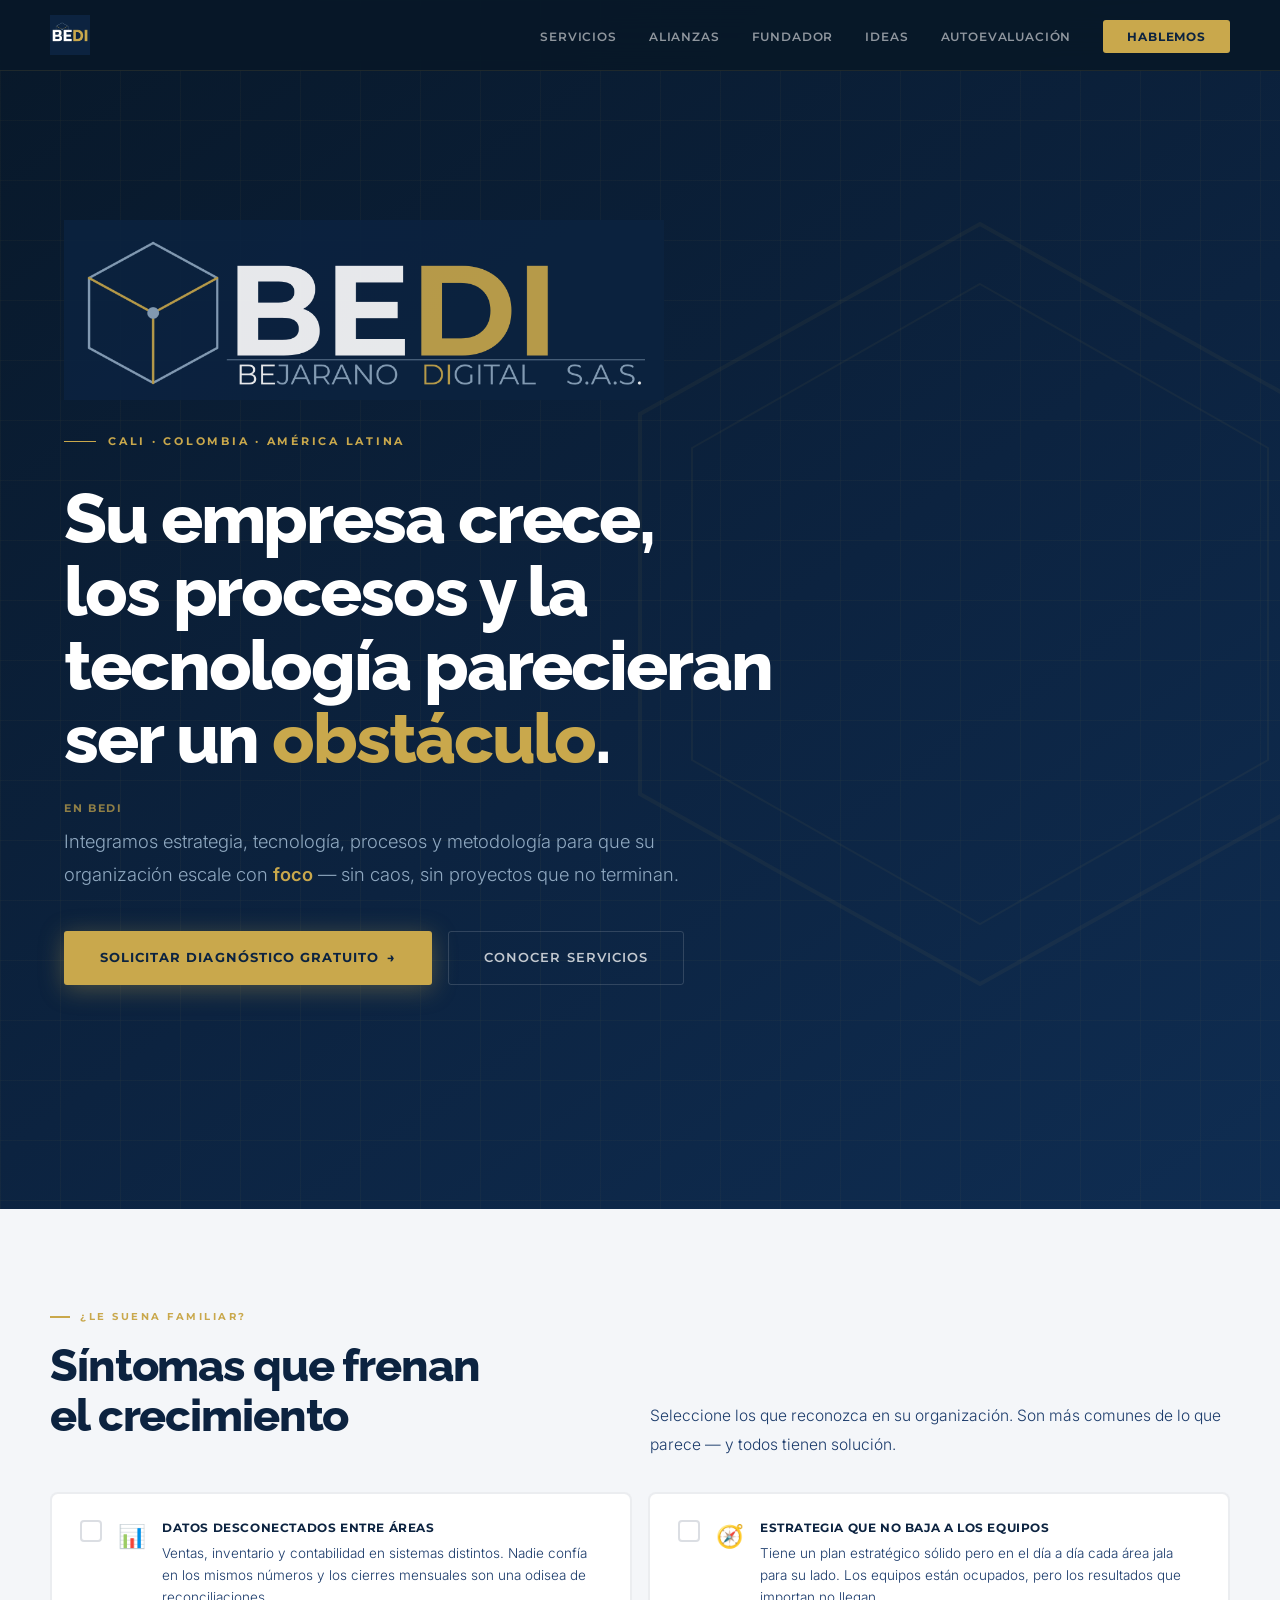
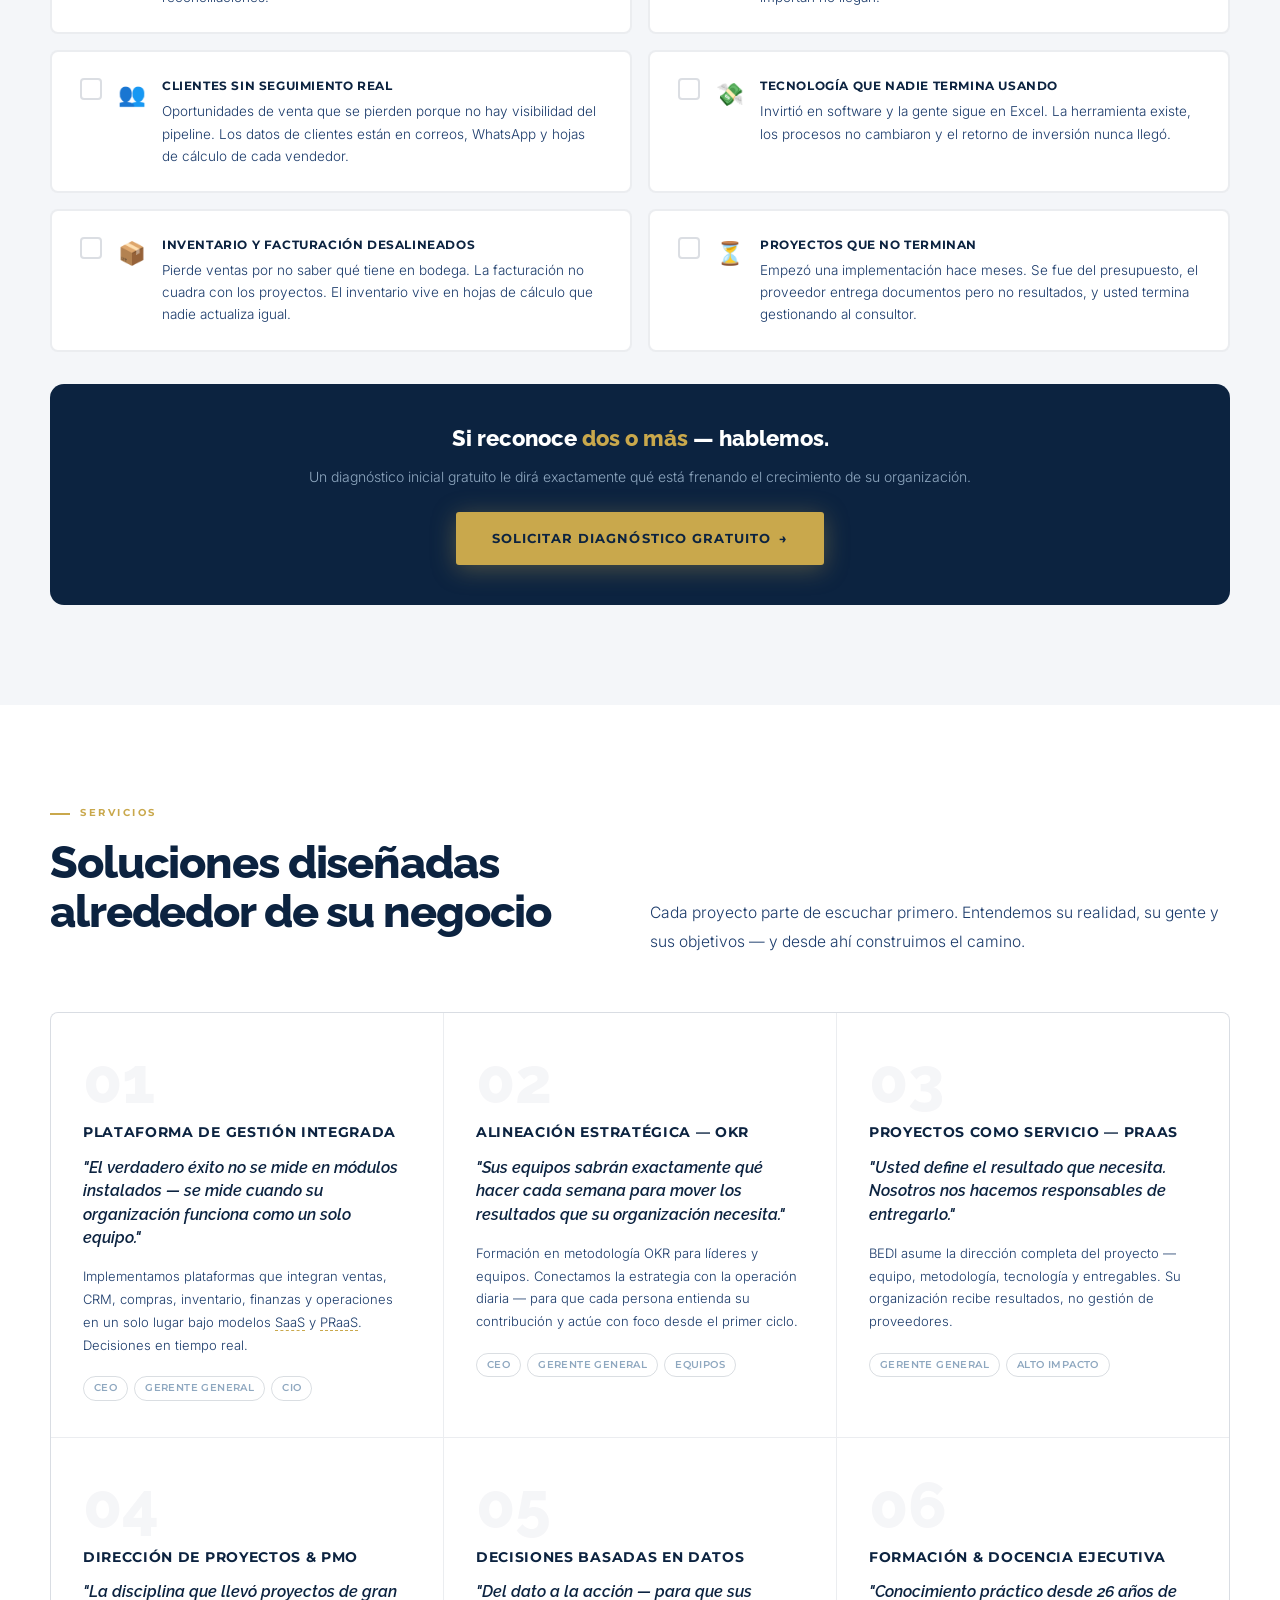
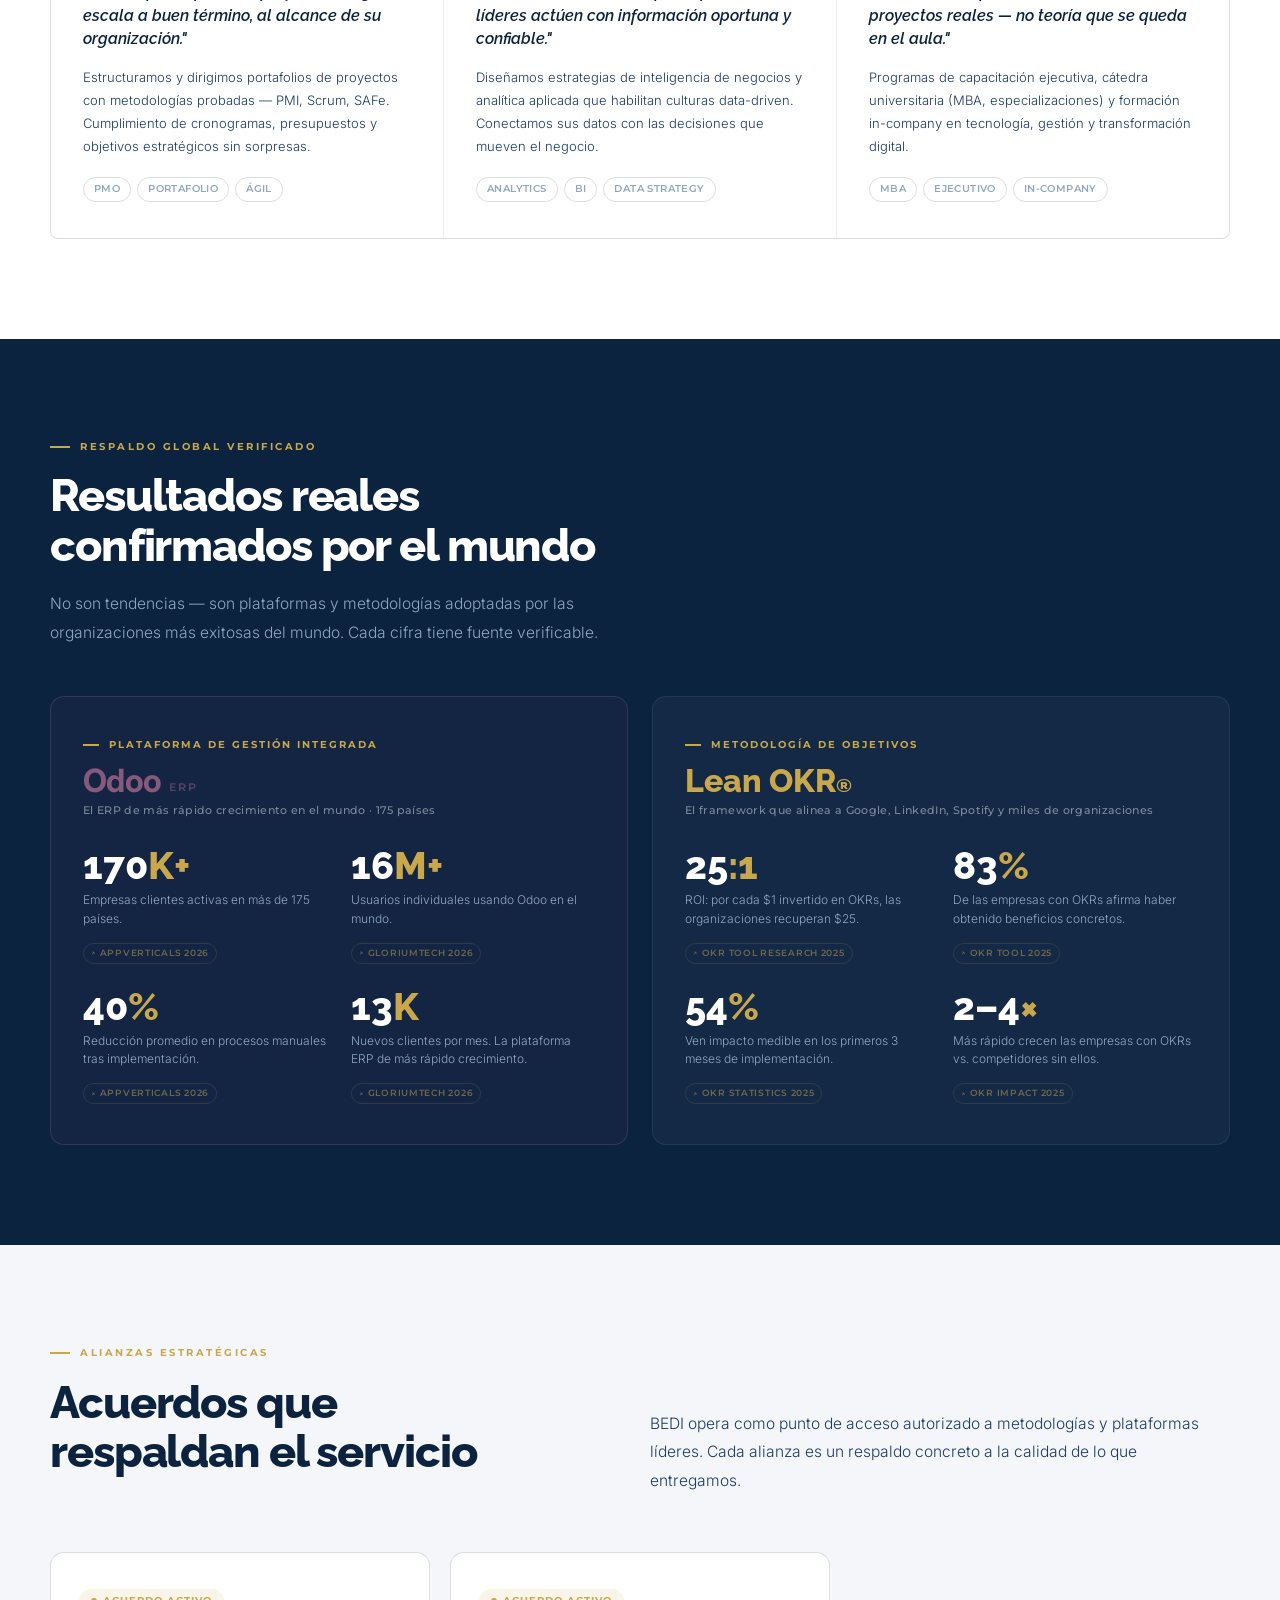
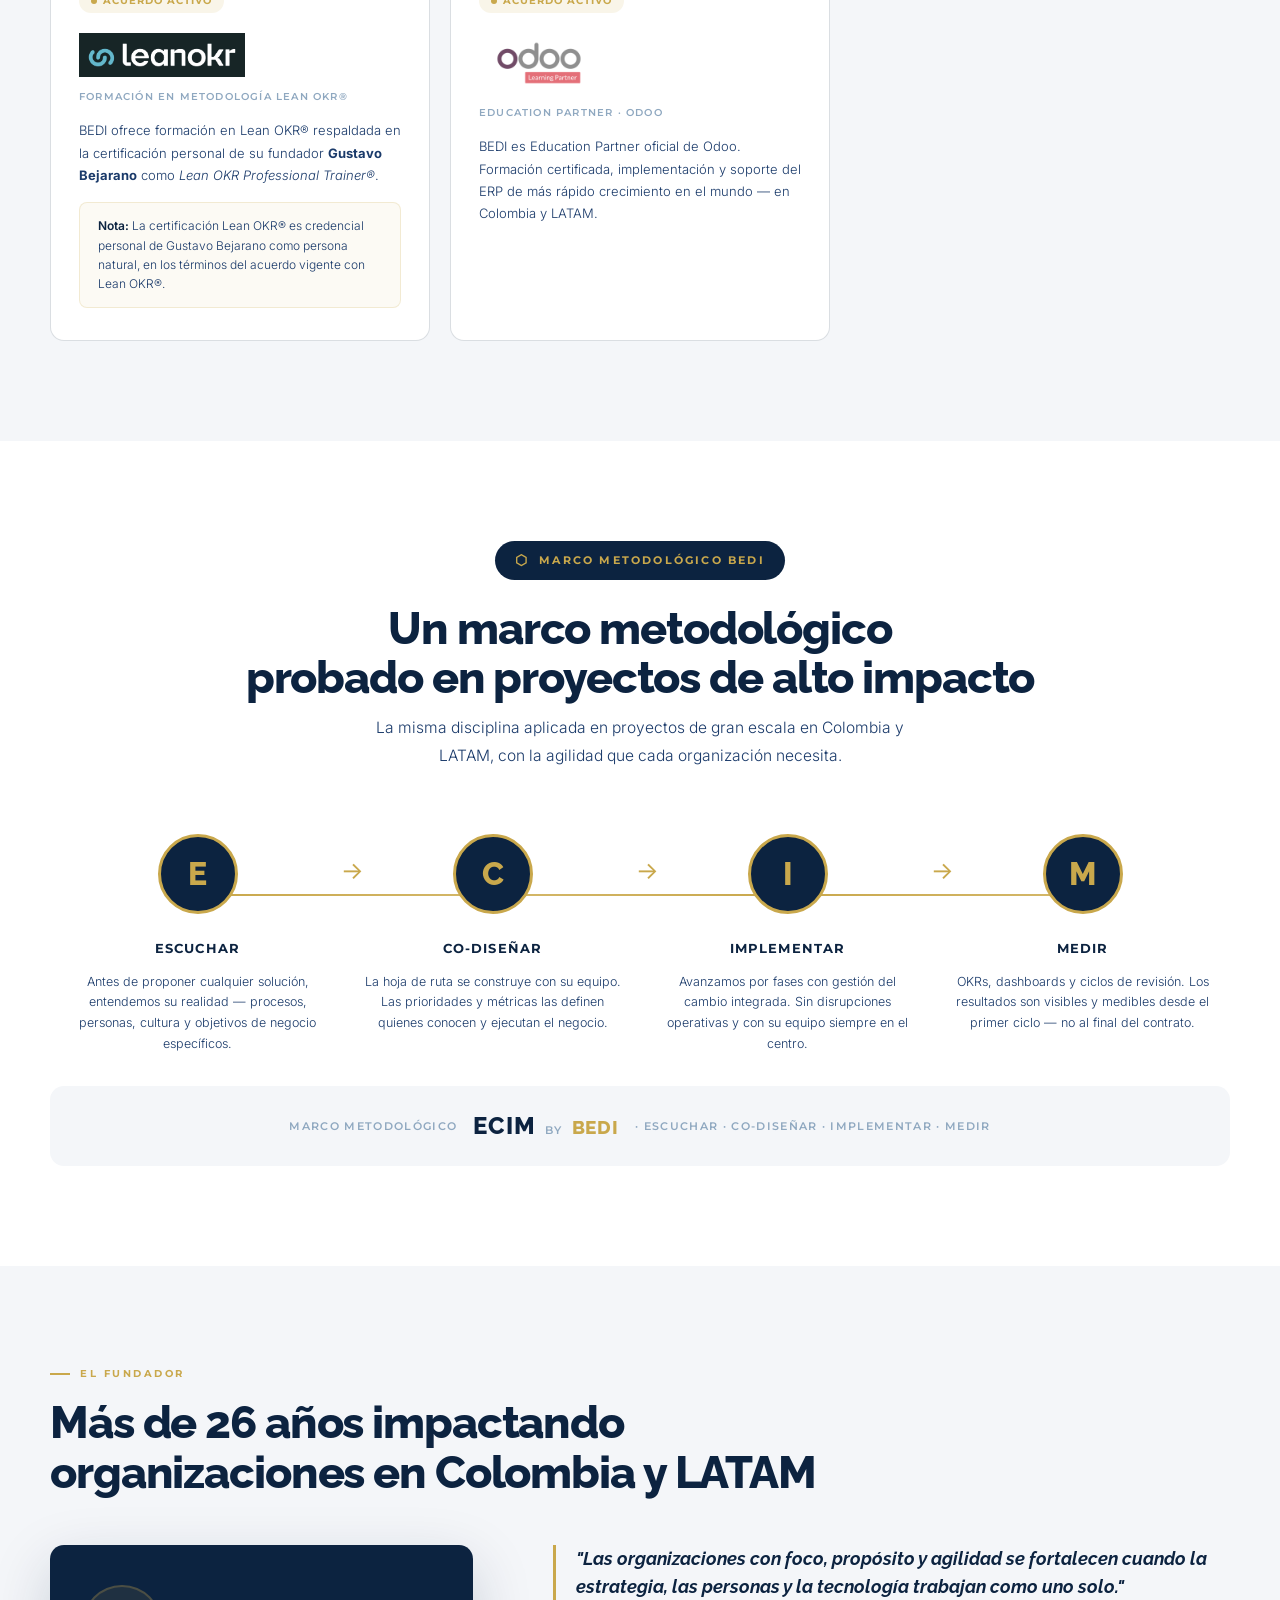
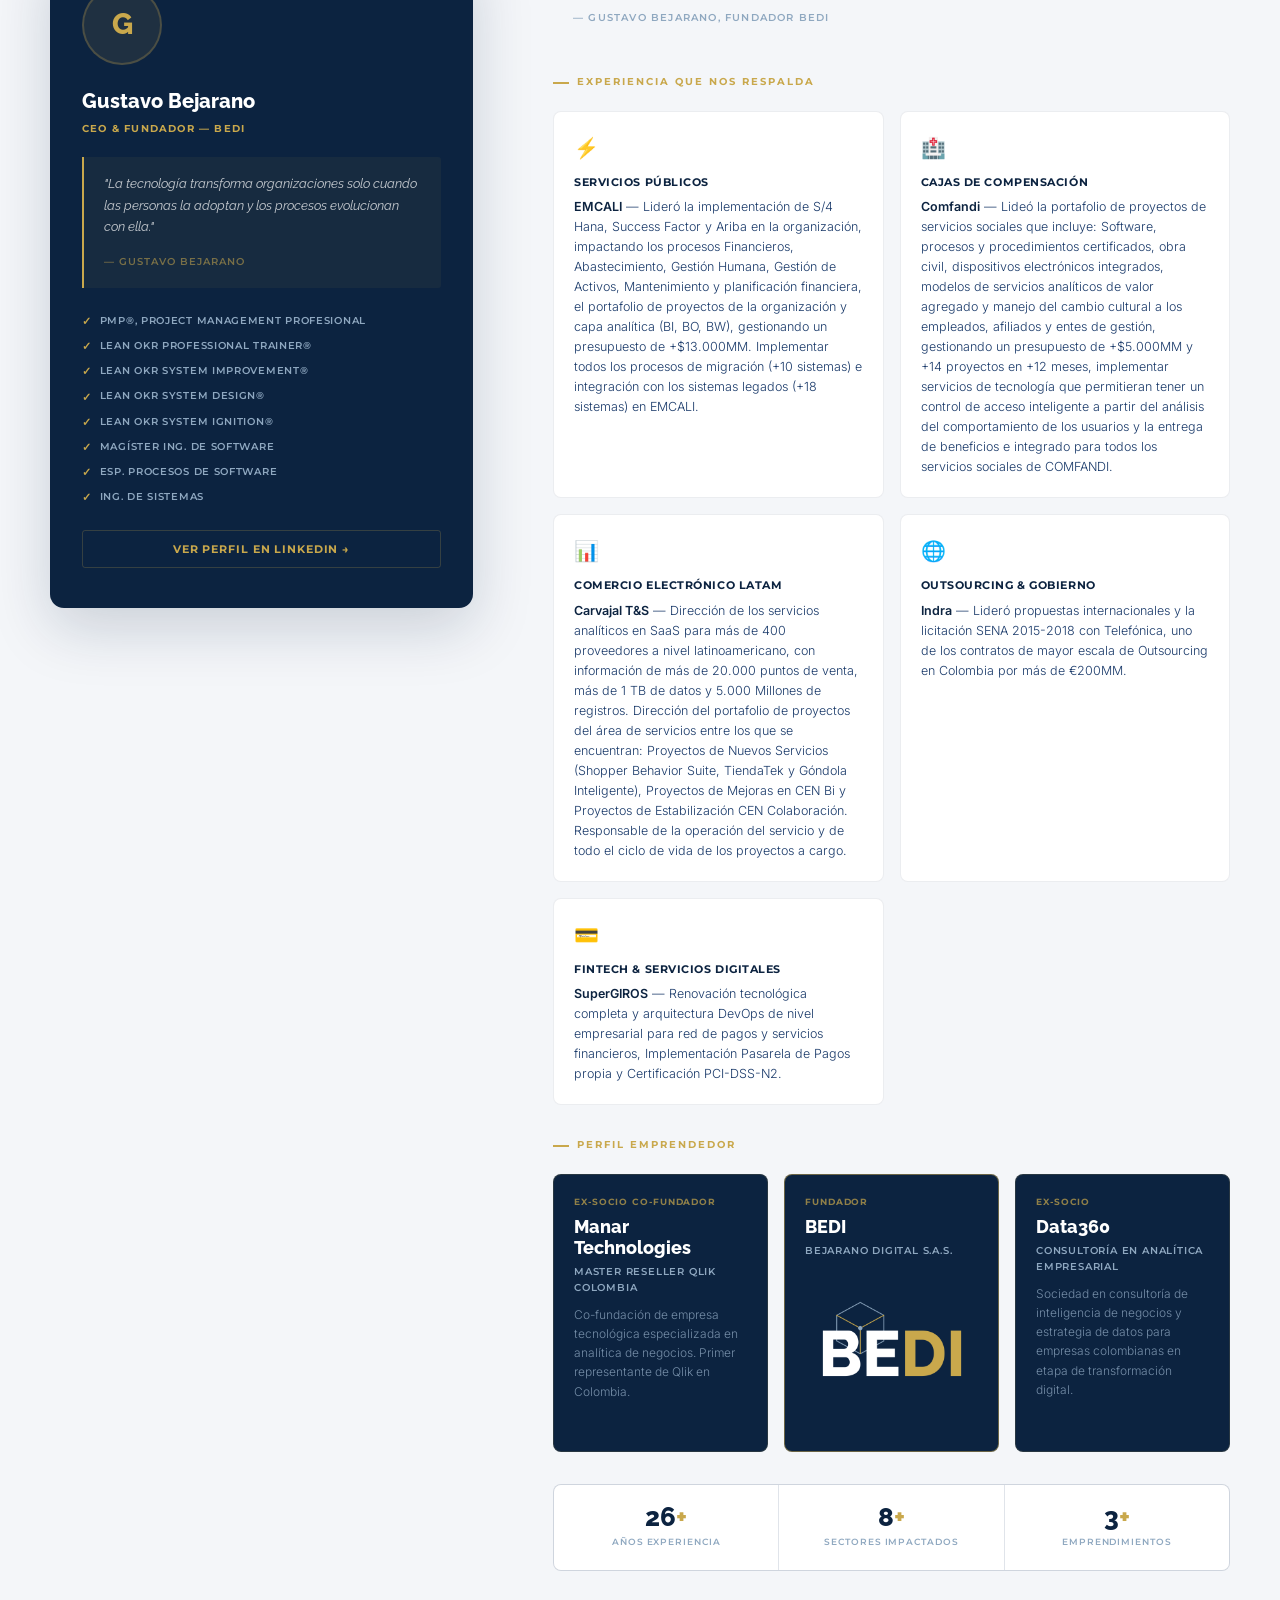
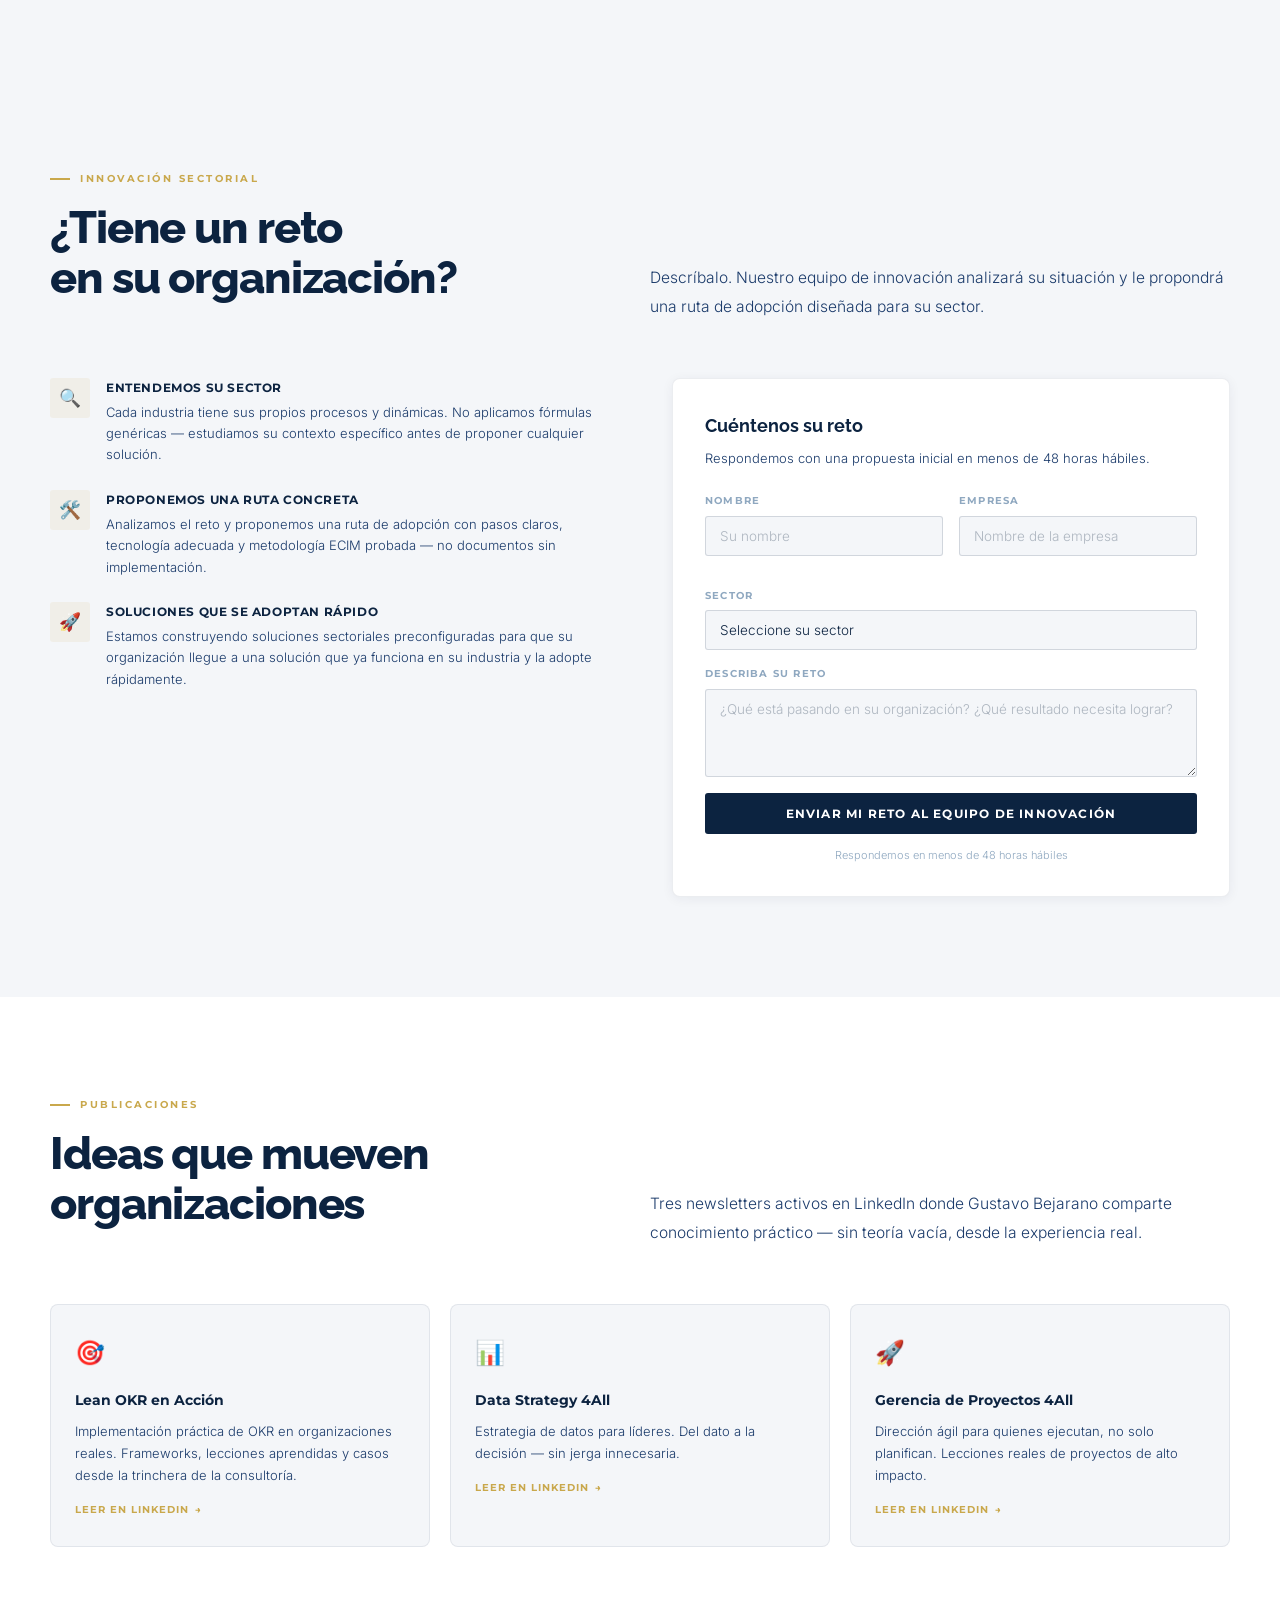
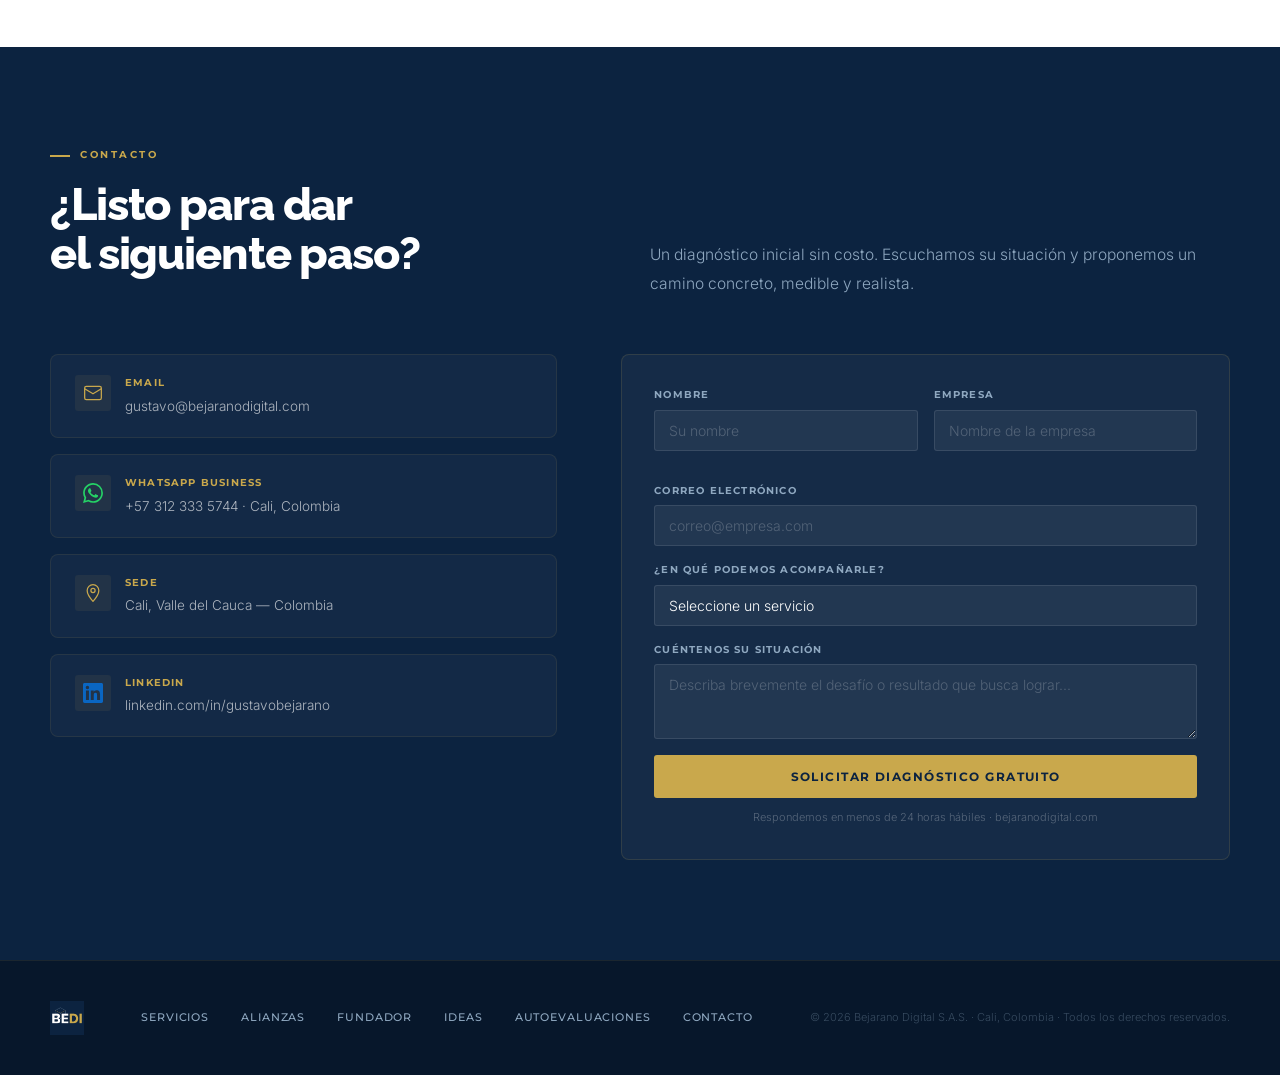
<file: index.html>
<!DOCTYPE html>
<!-- v04r1 -->
<html lang="es" prefix="og: https://ogp.me/ns#">
<head>
  <meta charset="UTF-8">
  <meta name="viewport" content="width=device-width, initial-scale=1.0">
  <title>Bejarano Digital | Estrategia, Tecnología y Metodología · Cali, Colombia</title>
  <meta name="description" content="En BEDI integramos estrategia, tecnología, procesos y metodología para que su organización escale con foco — sin caos, sin proyectos que no terminan. Expertos en Odoo ERP, Lean OKR y PRaaS. Cali, Colombia y LATAM.">
  <meta name="keywords" content="transformación digital Colombia, Odoo ERP Colombia, Lean OKR consultoría, PRaaS proyectos como servicio, Bejarano Digital, BEDI, Gustavo Bejarano, CRM Colombia, ERP Cali">
  <meta name="author" content="Bejarano Digital S.A.S.">
  <meta name="robots" content="index, follow, max-image-preview:large, max-snippet:-1, max-video-preview:-1">
  <link rel="canonical" href="https://www.bejaranodigital.com/">
  <meta name="geo.region" content="CO-VAC">
  <meta name="geo.placename" content="Cali, Valle del Cauca, Colombia">
  <meta property="og:type" content="website">
  <meta property="og:url" content="https://www.bejaranodigital.com/">
  <meta property="og:title" content="Bejarano Digital | Su empresa crece, los procesos no deberían ser el obstáculo">
  <meta property="og:description" content="En BEDI integramos estrategia, tecnología, procesos y metodología para que su organización escale con foco.">
  <meta property="og:image" content="https://www.bejaranodigital.com/og-image.jpg">
  <meta property="og:locale" content="es_CO">
  <meta property="og:site_name" content="Bejarano Digital">
  <meta name="twitter:card" content="summary_large_image">
  <script type="application/ld+json">
  {
    "@context": "https://schema.org",
    "@type": "ProfessionalService",
    "name": "Bejarano Digital S.A.S.",
    "alternateName": ["BEDI","Bejarano Digital"],
    "url": "https://www.bejaranodigital.com",
    "description": "Consultoría en transformación digital, Odoo ERP, Lean OKR y proyectos como servicio. Colombia y LATAM.",
    "address": {"@type":"PostalAddress","addressLocality":"Cali","addressRegion":"Valle del Cauca","addressCountry":"CO"},
    "foundingDate": "2026",
    "legalName": "Bejarano Digital S.A.S.",
    "founder": {"@type":"Person","name":"Gustavo Alonso Bejarano","jobTitle":"CEO & Fundador","sameAs":"https://www.linkedin.com/in/gustavobejarano/"}
  }
  </script>
  <link rel="preconnect" href="https://fonts.googleapis.com">
  <link rel="preconnect" href="https://fonts.gstatic.com" crossorigin>
  <link href="https://fonts.googleapis.com/css2?family=Raleway:ital,wght@0,300;0,400;0,700;0,800;1,300&family=Montserrat:wght@400;500;600;700&family=Inter:wght@300;400;500&display=swap" rel="stylesheet">
  <style>
    :root {
      --azul-noche:#0C2340; --azul-prof:#081829; --dorado:#C9A84C; --dorado-claro:#D4B86A;
      --blanco:#FFFFFF; --gris-perla:#F4F6F9; --azul-medio:#1A3A6A; --azul-niebla:#8FA8C0;
      --odoo-purple:#875A7B;
      --font-display:'Raleway',sans-serif; --font-heading:'Montserrat',sans-serif; --font-body:'Inter',sans-serif;
      --max-w:1180px; --r-sm:3px; --r-md:8px; --r-lg:14px;
      --border:rgba(12,35,64,0.08); --border-md:rgba(12,35,64,0.15);
      --shadow-sm:0 2px 12px rgba(12,35,64,0.06); --shadow-md:0 8px 40px rgba(12,35,64,0.12); --shadow-lg:0 20px 60px rgba(12,35,64,0.18);
    }
    *,*::before,*::after{box-sizing:border-box;margin:0;padding:0}
    html{scroll-behavior:smooth;overflow-x:hidden}
    body{font-family:var(--font-body);background:var(--blanco);color:var(--azul-noche);font-size:16px;line-height:1.65;-webkit-font-smoothing:antialiased;overflow-x:hidden;max-width:100vw}

    /* NAV */
    nav{position:fixed;top:0;left:0;right:0;z-index:100;background:rgba(8,24,41,0.97);backdrop-filter:blur(20px);border-bottom:1px solid rgba(201,168,76,0.12);padding:0 2rem}
    .nav-inner{max-width:var(--max-w);margin:0 auto;display:flex;align-items:center;justify-content:space-between;height:70px}
    .nav-logo img{height:40px;width:auto;display:block}
    .nav-links{display:flex;gap:2rem;list-style:none;align-items:center}
    .nav-links a{font-family:var(--font-heading);font-size:12px;font-weight:600;color:rgba(255,255,255,0.55);text-decoration:none;letter-spacing:.07em;text-transform:uppercase;transition:color .2s}
    .nav-links a:hover{color:var(--dorado)}
    .nav-cta{background:var(--dorado)!important;color:var(--azul-noche)!important;padding:9px 24px!important;border-radius:var(--r-sm)!important;font-weight:700!important}
    .nav-cta:hover{background:#b8963e!important}
    /* Hamburguesa */
    .nav-toggle{display:none;flex-direction:column;justify-content:center;gap:5px;width:40px;height:40px;background:none;border:none;cursor:pointer;padding:4px;z-index:101}
    .nav-toggle span{display:block;height:2px;background:rgba(255,255,255,0.75);border-radius:2px;transition:transform .25s ease, opacity .25s ease}
    .nav-toggle.open span:nth-child(1){transform:translateY(7px) rotate(45deg)}
    .nav-toggle.open span:nth-child(2){opacity:0}
    .nav-toggle.open span:nth-child(3){transform:translateY(-7px) rotate(-45deg)}
    /* Menú móvil desplegado */
    .nav-links.mobile-open{display:flex!important;flex-direction:column;align-items:flex-start;gap:0;position:fixed;top:70px;left:0;right:0;background:rgba(8,24,41,0.99);border-top:1px solid rgba(201,168,76,0.12);padding:1rem 1.5rem 1.5rem;z-index:99}
    .nav-links.mobile-open li{width:100%;border-bottom:1px solid rgba(255,255,255,0.06)}
    .nav-links.mobile-open li:last-child{border-bottom:none;padding-top:.75rem}
    .nav-links.mobile-open a{display:block;padding:.85rem 0;font-size:14px;color:rgba(255,255,255,0.7)!important}
    .nav-links.mobile-open .nav-cta{background:var(--dorado)!important;color:var(--azul-noche)!important;padding:.85rem 1.25rem!important;border-radius:var(--r-sm)!important;text-align:center;width:100%}

    /* HERO */
    #hero{min-height:100vh;background:linear-gradient(145deg,#081829 0%,#0C2340 55%,#0f2d52 100%);display:flex;flex-direction:column;position:relative;overflow:hidden}
    #hero::before{content:'';position:absolute;inset:0;background-image:linear-gradient(rgba(201,168,76,0.04) 1px,transparent 1px),linear-gradient(90deg,rgba(201,168,76,0.04) 1px,transparent 1px);background-size:60px 60px;pointer-events:none}
    #hero::after{content:'';position:absolute;right:-100px;top:50%;transform:translateY(-50%);width:800px;height:800px;pointer-events:none;background:url("data:image/svg+xml,%3Csvg viewBox='0 0 200 200' xmlns='http://www.w3.org/2000/svg'%3E%3Cpolygon points='100,5 185,52.5 185,147.5 100,195 15,147.5 15,52.5' fill='none' stroke='%23C9A84C' stroke-width='1'/%3E%3Cpolygon points='100,20 172,61 172,139 100,180 28,139 28,61' fill='none' stroke='%23C9A84C' stroke-width='0.5'/%3E%3C/svg%3E") center/contain no-repeat;opacity:.05}
    .hero-main{flex:1;display:flex;align-items:center;padding:120px 2rem 60px;position:relative;z-index:1}
    .hero-inner{max-width:var(--max-w);margin:0 auto;width:100%}
    .hero-eyebrow{font-family:var(--font-heading);font-size:11px;font-weight:700;letter-spacing:.25em;text-transform:uppercase;color:var(--dorado);display:flex;align-items:center;gap:12px;margin-bottom:2rem;opacity:0;animation:fadeUp .6s ease .1s both}
    .hero-eyebrow::before{content:'';display:block;width:32px;height:1px;background:var(--dorado)}
    .hero-headline{font-family:var(--font-display);font-size:clamp(2.8rem,5.5vw,5rem);font-weight:800;line-height:1.04;letter-spacing:-.03em;color:var(--blanco);margin-bottom:1.5rem;max-width:820px;opacity:0;animation:fadeUp .6s ease .2s both}
    .hero-headline .accent{color:var(--dorado)}
    .hero-subhead-wrap{margin-bottom:2.5rem;opacity:0;animation:fadeUp .6s ease .3s both}
    .hero-bedi-tag{font-family:var(--font-heading);font-size:11px;font-weight:700;letter-spacing:.15em;text-transform:uppercase;color:rgba(201,168,76,0.7);margin-bottom:.5rem}
    .hero-subhead{font-size:clamp(.975rem,1.8vw,1.15rem);font-weight:300;color:var(--azul-niebla);line-height:1.8;max-width:620px}
    .hero-subhead .bedi-name{color:var(--dorado);font-weight:600}
    .hero-actions{display:flex;gap:1rem;flex-wrap:wrap;margin-bottom:4rem;opacity:0;animation:fadeUp .6s ease .4s both}
    .btn-primary{background:var(--dorado);color:var(--azul-noche);padding:16px 36px;border-radius:var(--r-sm);font-family:var(--font-heading);font-weight:700;font-size:13px;letter-spacing:.08em;text-transform:uppercase;text-decoration:none;display:inline-flex;align-items:center;gap:8px;transition:background .2s,transform .15s;box-shadow:0 4px 24px rgba(201,168,76,.35)}
    .btn-primary:hover{background:#b8963e;transform:translateY(-2px)}
    .btn-primary .arrow{transition:transform .2s}
    .btn-primary:hover .arrow{transform:translateX(4px)}
    .btn-ghost{background:transparent;color:rgba(255,255,255,.75);padding:15px 35px;border-radius:var(--r-sm);border:1px solid rgba(255,255,255,.15);font-family:var(--font-heading);font-weight:600;font-size:13px;letter-spacing:.08em;text-transform:uppercase;text-decoration:none;display:inline-block;transition:border-color .2s,color .2s}
    .btn-ghost:hover{border-color:var(--dorado);color:var(--dorado)}

    /* HERO STATS */
    .hero-stats{border-top:1px solid rgba(201,168,76,.15);padding-top:2.5rem;display:grid;grid-template-columns:repeat(3,1fr);gap:2rem;opacity:0;animation:fadeUp .6s ease .52s both}
    .hstat{position:relative;padding-right:2rem}
    .hstat:not(:last-child)::after{content:'';position:absolute;right:0;top:0;bottom:0;width:1px;background:rgba(201,168,76,.15)}
    .hstat-num{font-family:var(--font-display);font-size:clamp(2rem,3.5vw,3rem);font-weight:800;color:var(--blanco);line-height:1;margin-bottom:.4rem}
    .hstat-num .gold{color:var(--dorado)}
    .hstat-label{font-size:13px;color:var(--azul-niebla);font-weight:300;line-height:1.55;margin-bottom:.5rem}
    .hstat-source{display:inline-flex;align-items:center;gap:5px;font-family:var(--font-heading);font-size:9px;font-weight:600;letter-spacing:.1em;text-transform:uppercase;color:rgba(201,168,76,.55);border:1px solid rgba(201,168,76,.15);padding:3px 8px;border-radius:99px;text-decoration:none;transition:color .2s,border-color .2s}
    .hstat-source:hover{color:var(--dorado);border-color:rgba(201,168,76,.4)}
    .hstat-source::before{content:'↗';font-size:8px}

    /* SECTION BASE */
    section{padding:100px 2rem}
    .section-inner{max-width:var(--max-w);margin:0 auto}
    .section-eyebrow{font-family:var(--font-heading);font-size:10px;font-weight:700;letter-spacing:.25em;text-transform:uppercase;color:var(--dorado);margin-bottom:1rem;display:flex;align-items:center;gap:10px}
    .section-eyebrow::before{content:'';display:block;width:20px;height:2px;background:var(--dorado)}
    h2{font-family:var(--font-display);font-size:clamp(2rem,3.5vw,2.8rem);font-weight:800;letter-spacing:-.025em;line-height:1.1;color:var(--azul-noche);margin-bottom:1.25rem}
    .section-lead{font-size:.975rem;font-weight:300;color:var(--azul-medio);max-width:580px;line-height:1.85}
    .section-header{display:flex;justify-content:space-between;align-items:flex-end;margin-bottom:3.5rem;flex-wrap:wrap;gap:2rem}

    /* DOLOR */
    #dolor{background:var(--gris-perla)}
    .dolor-intro{display:flex;justify-content:space-between;align-items:flex-end;margin-bottom:2rem;flex-wrap:wrap;gap:2rem}
    .dolor-grid{display:grid;grid-template-columns:1fr 1fr;gap:1rem}
    .dolor-card{background:var(--blanco);border:2px solid var(--border);border-radius:var(--r-md);padding:1.5rem 1.75rem;display:flex;gap:1rem;align-items:flex-start;cursor:pointer;transition:border-color .2s,transform .2s,box-shadow .2s,background .2s;position:relative;user-select:none}
    .dolor-card:hover{border-color:rgba(201,168,76,.5);transform:translateY(-2px);box-shadow:var(--shadow-md)}
    .dolor-card.selected{border-color:var(--dorado);background:rgba(201,168,76,.04);transform:translateY(-2px);box-shadow:var(--shadow-md)}
    /* Checkbox visual */
    .dolor-check{width:22px;height:22px;border-radius:4px;border:2px solid var(--border-md);flex-shrink:0;display:flex;align-items:center;justify-content:center;transition:background .2s,border-color .2s;margin-top:2px}
    .dolor-card.selected .dolor-check{background:var(--dorado);border-color:var(--dorado)}
    .dolor-check-icon{display:none;color:var(--azul-noche);font-size:13px;font-weight:800}
    .dolor-card.selected .dolor-check-icon{display:block}
    .dolor-icon{font-size:1.4rem;flex-shrink:0}
    .dolor-text{flex:1}
    .dolor-title{font-family:var(--font-heading);font-size:12px;font-weight:700;text-transform:uppercase;letter-spacing:.05em;color:var(--azul-noche);margin-bottom:4px}
    .dolor-desc{font-size:13.5px;color:var(--azul-medio);line-height:1.65;font-weight:300}
    /* CTA dinámico */
    .dolor-cta-wrap{margin-top:2rem;padding:2.5rem;background:var(--azul-noche);border-radius:var(--r-lg);text-align:center;transition:all .3s}
    .dolor-cta-title{font-family:var(--font-display);font-size:1.4rem;font-weight:800;color:var(--blanco);margin-bottom:.75rem;line-height:1.3}
    .dolor-cta-title .gold{color:var(--dorado)}
    .dolor-cta-sub{font-size:14px;color:var(--azul-niebla);margin-bottom:1.5rem;font-weight:300}
    #dolor-count-msg{transition:all .4s}

    /* SERVICIOS */
    #servicios{background:var(--blanco)}
    .servicios-grid{display:grid;grid-template-columns:repeat(3,1fr);gap:1px;background:var(--border);border:1px solid var(--border);border-radius:var(--r-md);overflow:hidden}
    .servicio-card{background:var(--blanco);padding:2.25rem 2rem;position:relative;transition:background .25s}
    .servicio-card:hover{background:var(--gris-perla)}
    .servicio-card::after{content:'';position:absolute;bottom:0;left:0;right:0;height:3px;background:linear-gradient(90deg,var(--dorado),var(--dorado-claro));transform:scaleX(0);transition:transform .3s;transform-origin:left}
    .servicio-card:hover::after{transform:scaleX(1)}
    .svc-num{font-family:var(--font-display);font-size:4rem;font-weight:800;color:rgba(12,35,64,.04);line-height:1;margin-bottom:.5rem}
    h3{font-family:var(--font-heading);font-size:.85rem;font-weight:700;color:var(--azul-noche);margin-bottom:.75rem;letter-spacing:.05em;text-transform:uppercase}
    .svc-valor{font-family:var(--font-display);font-size:.975rem;font-weight:600;color:var(--azul-noche);line-height:1.5;margin-bottom:1rem;font-style:italic}
    .svc-desc{font-size:13px;color:var(--azul-medio);line-height:1.75;margin-bottom:1.25rem;font-weight:300}
    .concepto{border-bottom:1px dashed var(--dorado);cursor:help;position:relative;display:inline}
    .concepto-tip{display:none;position:absolute;bottom:calc(100% + 8px);left:0;background:var(--azul-noche);color:var(--blanco);font-size:11px;font-weight:400;line-height:1.55;padding:10px 14px;border-radius:var(--r-md);min-width:240px;max-width:280px;z-index:50;border:1px solid rgba(201,168,76,.25);font-family:var(--font-body);font-style:normal}
    .concepto-tip::after{content:'';position:absolute;top:100%;left:20px;border:5px solid transparent;border-top-color:var(--azul-noche)}
    .concepto:hover .concepto-tip,.concepto:focus .concepto-tip{display:block}
    .svc-tags{display:flex;gap:6px;flex-wrap:wrap}
    .stag{font-family:var(--font-heading);font-size:10px;font-weight:600;padding:3px 10px;border-radius:99px;letter-spacing:.04em;border:1px solid var(--border-md);color:var(--azul-niebla);text-transform:uppercase}

    /* STATS GLOBALES */
    #stats{background:var(--azul-noche)}
    #stats h2{color:var(--blanco)}
    #stats .section-lead{color:var(--azul-niebla)}
    .stats-blocks{display:grid;grid-template-columns:1fr 1fr;gap:1.5rem;margin-top:3rem}
    .stats-block{background:rgba(255,255,255,.03);border:1px solid rgba(255,255,255,.07);border-radius:var(--r-lg);padding:2.5rem 2rem;transition:border-color .2s;position:relative;overflow:hidden}
    .stats-block:hover{border-color:rgba(201,168,76,.3)}
    /* Odoo block con color de marca */
    .stats-block.odoo-block{border-color:rgba(135,90,123,.3);background:rgba(135,90,123,.06)}
    .stats-block.odoo-block:hover{border-color:rgba(135,90,123,.6)}
    .stats-block-label{font-family:var(--font-heading);font-size:10px;font-weight:700;letter-spacing:.2em;text-transform:uppercase;color:var(--dorado);margin-bottom:.75rem;display:flex;align-items:center;gap:10px}
    .stats-block-label::before{content:'';display:block;width:16px;height:2px;background:var(--dorado)}
    /* Odoo wordmark con color oficial */
    .odoo-wordmark{font-family:'Inter',sans-serif;font-size:2rem;font-weight:700;color:#875A7B;margin-bottom:.25rem;display:flex;align-items:center;gap:.5rem;line-height:1}
    .odoo-wordmark svg{width:28px;height:28px}
    .stats-block-subtitle{font-family:var(--font-heading);font-size:11px;font-weight:500;color:rgba(255,255,255,.45);margin-bottom:1.75rem;letter-spacing:.03em}
    /* OKR wordmark */
    .okr-wordmark{font-family:var(--font-display);font-size:2rem;font-weight:800;color:var(--dorado);margin-bottom:.25rem;line-height:1}
    .stat-items{display:grid;grid-template-columns:1fr 1fr;gap:1.5rem}
    .stat-big{font-family:var(--font-display);font-size:clamp(1.8rem,3vw,2.5rem);font-weight:800;color:var(--blanco);line-height:1;margin-bottom:.35rem}
    .stat-big .g{color:var(--dorado)}
    .stat-big .gp{color:#875A7B}
    .stat-desc{font-size:12px;color:var(--azul-niebla);line-height:1.55;font-weight:300;margin-bottom:.5rem}
    .stat-ref{display:inline-flex;align-items:center;gap:4px;font-family:var(--font-heading);font-size:9px;font-weight:600;letter-spacing:.08em;text-transform:uppercase;color:rgba(201,168,76,.5);border:1px solid rgba(201,168,76,.15);padding:2px 7px;border-radius:99px;text-decoration:none;transition:color .2s,border-color .2s}
    .stat-ref:hover{color:var(--dorado);border-color:rgba(201,168,76,.4)}
    .stat-ref::before{content:'↗';font-size:7px}

    /* ALIANZAS */
    #alianzas{background:var(--gris-perla)}
    .alianzas-grid{display:grid;grid-template-columns:repeat(3,1fr);gap:1.25rem;margin-top:3rem}
    .alianza-card{border-radius:var(--r-lg);padding:2rem 1.75rem;border:1px solid;transition:transform .2s,box-shadow .2s}
    .alianza-card:hover{transform:translateY(-4px);box-shadow:var(--shadow-md)}
    .alianza-card.activo{background:var(--blanco);border-color:var(--border-md)}
    .alianza-card.proceso{background:var(--blanco);border-color:var(--border);opacity:.75}
    .alianza-badge{display:inline-flex;align-items:center;gap:6px;font-family:var(--font-heading);font-size:10px;font-weight:700;letter-spacing:.1em;text-transform:uppercase;padding:4px 12px;border-radius:99px;margin-bottom:1.25rem}
    .ab-activo{background:rgba(201,168,76,.12);color:var(--dorado)}
    .ab-activo::before{content:'';display:block;width:6px;height:6px;border-radius:50%;background:var(--dorado)}
    .ab-proceso{background:rgba(12,35,64,.06);color:var(--azul-niebla)}
    .ab-proceso::before{content:'';display:block;width:6px;height:6px;border-radius:50%;background:var(--azul-niebla);opacity:.4}
    .alianza-nombre{font-family:var(--font-display);font-size:1.6rem;font-weight:800;color:var(--azul-noche);margin-bottom:.4rem;line-height:1}
    .alianza-nombre .gold{color:var(--dorado)}
    .alianza-tipo{font-family:var(--font-heading);font-size:10px;font-weight:600;letter-spacing:.12em;text-transform:uppercase;color:var(--azul-niebla);margin-bottom:.85rem}
    .alianza-desc{font-size:13px;color:var(--azul-medio);line-height:1.7;font-weight:300}
    .alianza-desc.proceso-text{opacity:.6;font-style:italic}
    .nota-legal{background:rgba(201,168,76,.06);border:1px solid rgba(201,168,76,.2);border-radius:var(--r-md);padding:.85rem 1.1rem;margin-top:1rem;font-size:12px;color:var(--azul-medio);line-height:1.6;font-weight:300}
    .nota-legal strong{color:var(--azul-noche);font-weight:600}
    .alianza-logo{display:block;height:44px;width:auto;max-width:200px;object-fit:contain;object-position:left center;margin-bottom:.75rem}
    .alianza-logo.logo-odoo{height:60px;max-width:240px}

    /* ══ PROCESO — ECIM ══ */
    #proceso{background:var(--blanco)}
    .ecim-header{text-align:center;margin-bottom:4rem}
    .ecim-badge{display:inline-flex;align-items:center;gap:10px;background:var(--azul-noche);color:var(--dorado);font-family:var(--font-heading);font-size:11px;font-weight:700;letter-spacing:.2em;text-transform:uppercase;padding:8px 20px;border-radius:99px;margin-bottom:1.5rem}
    .ecim-badge::before{content:'⬡';font-size:14px}
    .ecim-title{font-family:var(--font-display);font-size:clamp(2rem,3.5vw,2.8rem);font-weight:800;letter-spacing:-.025em;line-height:1.1;color:var(--azul-noche);margin-bottom:.75rem}
    .ecim-subtitle{font-size:.975rem;color:var(--azul-medio);font-weight:300;max-width:560px;margin:0 auto;line-height:1.8}
    /* Diagrama de flujo ECIM */
    .ecim-diagram{display:grid;grid-template-columns:repeat(4,1fr);gap:0;position:relative;margin-bottom:2rem}
    .ecim-diagram::before{content:'';position:absolute;top:60px;left:calc(12.5% + 8px);right:calc(12.5% + 8px);height:2px;background:linear-gradient(90deg,var(--dorado),var(--dorado-claro),var(--dorado),var(--dorado-claro));z-index:0}
    .ecim-step{display:flex;flex-direction:column;align-items:center;padding:0 1rem;position:relative;z-index:1}
    /* Círculo numerado */
    .ecim-circle{width:80px;height:80px;border-radius:50%;background:var(--azul-noche);border:3px solid var(--dorado);display:flex;align-items:center;justify-content:center;margin-bottom:1.5rem;flex-shrink:0;position:relative;transition:transform .2s,box-shadow .2s}
    .ecim-step:hover .ecim-circle{transform:scale(1.08);box-shadow:0 0 0 8px rgba(201,168,76,.12)}
    .ecim-letter{font-family:var(--font-display);font-size:2rem;font-weight:800;color:var(--dorado);line-height:1}
    .ecim-step-name{font-family:var(--font-heading);font-size:13px;font-weight:700;color:var(--azul-noche);letter-spacing:.08em;text-transform:uppercase;text-align:center;margin-bottom:.75rem}
    .ecim-step-desc{font-size:12.5px;color:var(--azul-medio);line-height:1.65;font-weight:300;text-align:center}
    /* Flecha entre pasos */
    .ecim-step:not(:last-child)::after{content:'→';position:absolute;right:-18px;top:25px;font-size:1.5rem;color:var(--dorado);z-index:2;font-weight:400;line-height:1}
    /* Footer ECIM */
    .ecim-footer{background:var(--gris-perla);border-radius:var(--r-lg);padding:1.25rem 2rem;display:flex;align-items:center;justify-content:center;gap:1rem;flex-wrap:wrap}
    .ecim-footer-text{font-family:var(--font-heading);font-size:11px;font-weight:600;letter-spacing:.12em;text-transform:uppercase;color:var(--azul-niebla)}
    .ecim-brand{font-family:var(--font-display);font-size:1.1rem;font-weight:800;color:var(--azul-noche);letter-spacing:.05em}
    .ecim-brand .by{font-family:var(--font-heading);font-size:.7rem;font-weight:500;color:var(--azul-niebla);text-transform:uppercase;letter-spacing:.15em}
    .ecim-brand .bedi{color:var(--dorado)}

    /* FUNDADOR */
    #fundador{background:var(--gris-perla)}
    .fundador-wrap{display:grid;grid-template-columns:1fr 1.6fr;gap:5rem;align-items:start;margin-top:3rem}
    .fundador-card{background:var(--azul-noche);border-radius:var(--r-lg);padding:2.5rem 2rem;position:sticky;top:90px;box-shadow:var(--shadow-lg)}
    .fundador-avatar{width:80px;height:80px;border-radius:50%;background:rgba(201,168,76,.1);border:2px solid rgba(201,168,76,.25);display:flex;align-items:center;justify-content:center;margin-bottom:1.25rem;font-family:var(--font-display);font-size:1.8rem;font-weight:800;color:var(--dorado)}
    .fundador-nombre{font-family:var(--font-display);font-size:1.25rem;font-weight:800;color:var(--blanco);margin-bottom:3px}
    .fundador-titulo{font-family:var(--font-heading);font-size:10px;font-weight:700;letter-spacing:.12em;text-transform:uppercase;color:var(--dorado);margin-bottom:1.25rem}
    .fundador-filosofia{background:rgba(201,168,76,.06);border-left:2px solid var(--dorado);padding:1rem 1.25rem;border-radius:0 var(--r-sm) var(--r-sm) 0;margin-bottom:1.5rem}
    .fundador-filosofia p{font-family:var(--font-display);font-size:13px;font-weight:400;font-style:italic;color:rgba(255,255,255,.75);line-height:1.65;margin-bottom:.5rem}
    .fundador-filosofia cite{font-family:var(--font-heading);font-size:10px;font-weight:600;letter-spacing:.1em;text-transform:uppercase;color:rgba(201,168,76,.55);font-style:normal}
    .fundador-certs{display:flex;flex-direction:column;gap:7px;margin-bottom:1.5rem}
    .cert-badge{display:flex;align-items:center;gap:8px;font-family:var(--font-heading);font-size:10px;font-weight:600;letter-spacing:.07em;text-transform:uppercase;color:var(--azul-niebla)}
    .cert-badge::before{content:'✓';color:var(--dorado);font-size:11px;font-weight:800;flex-shrink:0}
    .fundador-linkedin{display:inline-flex;align-items:center;gap:8px;font-family:var(--font-heading);font-size:11px;font-weight:700;letter-spacing:.08em;text-transform:uppercase;color:var(--dorado);text-decoration:none;border:1px solid rgba(201,168,76,.22);padding:9px 16px;border-radius:var(--r-sm);transition:background .2s;width:100%;justify-content:center}
    .fundador-linkedin:hover{background:rgba(201,168,76,.1)}
    /* Contenido fundador lado derecho */
    .fundador-frase{font-family:var(--font-display);font-size:1.15rem;font-weight:700;font-style:italic;color:var(--azul-noche);line-height:1.5;border-left:3px solid var(--dorado);padding-left:1.25rem;margin-bottom:.6rem}
    .fundador-frase-attr{font-family:var(--font-heading);font-size:10px;font-weight:600;letter-spacing:.12em;text-transform:uppercase;color:var(--azul-niebla);padding-left:1.25rem;margin-bottom:3rem}
    /* Cards de impacto del fundador — reemplaza timeline */
    .fundador-impacto-title{font-family:var(--font-heading);font-size:10px;font-weight:700;letter-spacing:.2em;text-transform:uppercase;color:var(--dorado);margin-bottom:1.25rem;display:flex;align-items:center;gap:8px}
    .fundador-impacto-title::before{content:'';display:block;width:16px;height:2px;background:var(--dorado)}
    .impacto-cards{display:grid;grid-template-columns:1fr 1fr;gap:1rem;margin-bottom:2rem}
    .impacto-card{background:var(--blanco);border:1px solid var(--border);border-radius:var(--r-md);padding:1.25rem;transition:border-color .2s,transform .15s}
    .impacto-card:hover{border-color:var(--dorado);transform:translateY(-2px)}
    .ic-icon{font-size:1.25rem;margin-bottom:.5rem}
    .ic-title{font-family:var(--font-heading);font-size:11px;font-weight:700;text-transform:uppercase;letter-spacing:.05em;color:var(--azul-noche);margin-bottom:.4rem}
    .ic-desc{font-size:12.5px;color:var(--azul-medio);line-height:1.6;font-weight:300}
    .ic-highlight{color:var(--azul-noche);font-weight:600}
    /* Emprendimiento */
    .emprendimiento-title{font-family:var(--font-heading);font-size:10px;font-weight:700;letter-spacing:.2em;text-transform:uppercase;color:var(--dorado);margin-bottom:1.25rem;display:flex;align-items:center;gap:8px}
    .emprendimiento-title::before{content:'';display:block;width:16px;height:2px;background:var(--dorado)}
    .emp-cards{display:grid;grid-template-columns:1fr 1fr 1fr;gap:1rem;margin-bottom:2rem}
    .emp-card{background:var(--azul-noche);border-radius:var(--r-md);padding:1.25rem;border:1px solid rgba(201,168,76,.15)}
    .emp-badge{font-family:var(--font-heading);font-size:9px;font-weight:700;letter-spacing:.1em;text-transform:uppercase;color:var(--dorado);opacity:.7;margin-bottom:.4rem}
    .emp-name{font-family:var(--font-display);font-size:1.1rem;font-weight:800;color:var(--blanco);margin-bottom:.35rem;line-height:1.2}
    .emp-rol{font-family:var(--font-heading);font-size:10px;font-weight:600;text-transform:uppercase;letter-spacing:.08em;color:var(--azul-niebla);margin-bottom:.5rem}
    .emp-desc{font-size:12px;color:rgba(143,168,192,.8);line-height:1.6;font-weight:300}
    .emp-logo{display:block;width:100%;max-width:160px;margin:.75rem auto 0}
    .emp-card-bedi{border-color:rgba(201,168,76,.5)}
    /* Stats fundador */
    .fundador-stats{display:grid;grid-template-columns:repeat(3,1fr);gap:1px;background:var(--border);border:1px solid var(--border);border-radius:var(--r-md);overflow:hidden}
    .fstat{background:var(--blanco);padding:1.25rem;text-align:center}
    .fstat-num{font-family:var(--font-display);font-size:1.6rem;font-weight:800;color:var(--azul-noche);line-height:1}
    .fstat-num span{color:var(--dorado)}
    .fstat-lbl{font-family:var(--font-heading);font-size:9px;font-weight:600;letter-spacing:.1em;text-transform:uppercase;color:var(--azul-niebla);margin-top:4px}

    /* SECTORES */
    #sectores{background:var(--azul-noche)}
    #sectores h2{color:var(--blanco)}
    #sectores .section-lead{color:var(--azul-niebla)}
    .sectores-stat{margin-top:1.5rem;font-family:var(--font-display);font-size:1.2rem;font-weight:700;color:var(--blanco)}
    .sectores-stat span{color:var(--dorado)}
    .sectores-grid{display:grid;grid-template-columns:repeat(4,1fr);gap:1rem;margin-top:2rem}
    .sector-card{background:rgba(255,255,255,.04);border:1px solid rgba(255,255,255,.07);border-radius:var(--r-md);padding:1.5rem;text-align:center;transition:border-color .2s,background .2s}
    .sector-card:hover{border-color:rgba(201,168,76,.4);background:rgba(201,168,76,.05)}
    .sector-icon{font-size:1.75rem;margin-bottom:.75rem}
    .sector-nombre{font-family:var(--font-heading);font-size:11px;font-weight:600;color:rgba(255,255,255,.75);letter-spacing:.05em;text-transform:uppercase}

    /* IDEAS */
    #ideas{background:var(--gris-perla)}
    .ideas-grid{display:grid;grid-template-columns:1fr 1fr;gap:4rem;margin-top:3rem;align-items:start}
    .ideas-concepto{display:flex;flex-direction:column;gap:1.5rem}
    .idea-pilar{display:flex;gap:1rem;align-items:flex-start}
    .idea-pilar-icon{width:40px;height:40px;border-radius:var(--r-sm);background:rgba(201,168,76,.1);display:flex;align-items:center;justify-content:center;font-size:1.1rem;flex-shrink:0}
    .idea-pilar-title{font-family:var(--font-heading);font-size:12px;font-weight:700;color:var(--azul-noche);letter-spacing:.05em;text-transform:uppercase;margin-bottom:4px}
    .idea-pilar-desc{font-size:13px;color:var(--azul-medio);line-height:1.65;font-weight:300}
    .ideas-form{background:var(--blanco);border:1px solid var(--border);border-radius:var(--r-md);padding:2rem;box-shadow:var(--shadow-sm)}
    .ideas-form-title{font-family:var(--font-display);font-size:1.1rem;font-weight:700;color:var(--azul-noche);margin-bottom:.5rem}
    .ideas-form-sub{font-size:13px;color:var(--azul-medio);line-height:1.65;font-weight:300;margin-bottom:1.5rem}
    .form-group{display:flex;flex-direction:column;gap:6px;margin-bottom:1rem}
    .form-row{display:grid;grid-template-columns:1fr 1fr;gap:1rem;margin-bottom:1rem}
    .form-group label{font-family:var(--font-heading);font-size:10px;font-weight:700;letter-spacing:.12em;text-transform:uppercase;color:var(--azul-niebla)}
    .finput{padding:11px 14px;background:var(--gris-perla);border:1px solid var(--border-md);border-radius:var(--r-sm);font-family:var(--font-body);font-size:13.5px;font-weight:300;color:var(--azul-noche);outline:none;transition:border-color .2s;-webkit-appearance:none;appearance:none;width:100%}
    .finput:focus{border-color:var(--dorado);background:var(--blanco)}
    .finput::placeholder{color:rgba(12,35,64,.3)}
    .finput textarea{resize:vertical;min-height:100px}
    .btn-ideas{width:100%;background:var(--azul-noche);color:var(--blanco);padding:13px;border-radius:var(--r-sm);border:none;font-family:var(--font-heading);font-size:12px;font-weight:700;letter-spacing:.1em;text-transform:uppercase;cursor:pointer;transition:background .2s}
    .btn-ideas:hover{background:var(--dorado);color:var(--azul-noche)}
    .ideas-nota{font-size:11px;color:var(--azul-niebla);text-align:center;margin-top:.75rem;font-weight:300}

    /* PENSAMIENTO */
    #pensamiento{background:var(--blanco)}
    .nl-grid{display:grid;grid-template-columns:repeat(3,1fr);gap:1.25rem;margin-top:3rem}
    .nl-card{background:var(--gris-perla);border:1px solid var(--border);border-radius:var(--r-md);padding:1.75rem 1.5rem;text-decoration:none;display:block;transition:border-color .2s,transform .2s,box-shadow .2s}
    .nl-card:hover{border-color:var(--dorado);transform:translateY(-4px);box-shadow:var(--shadow-md)}
    .nl-icon{font-size:1.5rem;margin-bottom:1rem}
    .nl-name{font-family:var(--font-heading);font-size:.875rem;font-weight:700;color:var(--azul-noche);margin-bottom:.5rem}
    .nl-desc{font-size:13px;color:var(--azul-medio);line-height:1.7;font-weight:300;margin-bottom:1rem}
    .nl-cta{font-family:var(--font-heading);font-size:10px;font-weight:700;letter-spacing:.1em;text-transform:uppercase;color:var(--dorado);display:flex;align-items:center;gap:6px}
    .nl-cta::after{content:'→'}

    /* CONTACTO */
    #contacto{background:var(--azul-noche)}
    #contacto h2{color:var(--blanco)}
    #contacto .section-lead{color:var(--azul-niebla)}
    .contacto-grid{display:grid;grid-template-columns:1fr 1.2fr;gap:4rem;margin-top:3rem}
    .contact-methods{display:flex;flex-direction:column;gap:1rem}
    .contact-method{display:flex;align-items:flex-start;gap:14px;padding:1.25rem 1.5rem;background:rgba(255,255,255,.03);border:1px solid rgba(201,168,76,.1);border-radius:var(--r-md);transition:border-color .2s,transform .15s;text-decoration:none;color:inherit;cursor:default}
    a.contact-method{cursor:pointer}
    a.contact-method:hover{border-color:rgba(201,168,76,.3);transform:translateX(4px)}
    .contact-method:hover{border-color:rgba(201,168,76,.3)}
    .method-icon{width:36px;height:36px;flex-shrink:0;background:rgba(201,168,76,.08);border-radius:var(--r-sm);display:flex;align-items:center;justify-content:center;font-size:15px}
    .method-title{font-family:var(--font-heading);font-size:10px;font-weight:700;letter-spacing:.12em;text-transform:uppercase;color:var(--dorado);margin-bottom:3px}
    .method-value{font-size:13.5px;color:rgba(255,255,255,.65);font-weight:300}
    .contact-form{background:rgba(255,255,255,.04);border:1px solid rgba(201,168,76,.15);border-radius:var(--r-md);padding:2rem}
    .cf-input{padding:11px 14px;background:rgba(255,255,255,.06);border:1px solid rgba(255,255,255,.1);border-radius:var(--r-sm);font-family:var(--font-body);font-size:14px;font-weight:300;color:var(--blanco);outline:none;transition:border-color .2s;-webkit-appearance:none;appearance:none;width:100%}
    .cf-input::placeholder{color:rgba(255,255,255,.22)}
    .cf-input:focus{border-color:var(--dorado)}
    .cf-select option{background:var(--azul-noche);color:var(--blanco)}
    .btn-submit{width:100%;background:var(--dorado);color:var(--azul-noche);padding:14px;border-radius:var(--r-sm);border:none;font-family:var(--font-heading);font-size:12px;font-weight:700;letter-spacing:.12em;text-transform:uppercase;cursor:pointer;transition:background .2s}
    .btn-submit:hover{background:#b8963e}
    .form-note{font-size:11px;color:rgba(255,255,255,.28);text-align:center;margin-top:10px;font-weight:300}

    /* FOOTER */
    footer{background:#07172B;padding:2.5rem 2rem;border-top:1px solid rgba(201,168,76,.1)}
    .footer-inner{max-width:var(--max-w);margin:0 auto;display:flex;justify-content:space-between;align-items:center;flex-wrap:wrap;gap:1.5rem}
    .footer-logo img{height:34px;width:auto;display:block}
    .footer-links{display:flex;gap:2rem}
    .footer-links a{font-family:var(--font-heading);font-size:11px;font-weight:500;color:var(--azul-niebla);text-decoration:none;letter-spacing:.08em;text-transform:uppercase;transition:color .2s}
    .footer-links a:hover{color:var(--dorado)}
    .footer-legal{font-size:11px;color:rgba(143,168,192,.35);font-weight:300}

    /* RESPONSIVE */
    @media(max-width:1024px){
      .hero-stats{grid-template-columns:1fr;gap:1.5rem}
      .hstat::after{display:none}
      .dolor-grid{grid-template-columns:1fr}
      .servicios-grid{grid-template-columns:1fr 1fr}
      .alianzas-grid{grid-template-columns:1fr 1fr}
      .fundador-wrap{grid-template-columns:1fr;gap:3rem}
      .fundador-card{position:static}
      .sectores-grid{grid-template-columns:repeat(4,1fr)}
      .stats-blocks{grid-template-columns:1fr}
      .ideas-grid{grid-template-columns:1fr;gap:2.5rem}
      .nl-grid{grid-template-columns:1fr 1fr}
      .contacto-grid{grid-template-columns:1fr;gap:2rem}
      .ecim-diagram{grid-template-columns:1fr 1fr;gap:2rem}
      .ecim-diagram::before{display:none}
      .ecim-step::after{display:none}
      .impacto-cards,.emp-cards{grid-template-columns:1fr}
    }
    @media(max-width:640px){
      section{padding:64px 1.25rem}
      nav{padding:0 1.25rem}
      .nav-toggle{display:flex}
      .nav-links{display:none}
      #hero::after{display:none}
      .servicios-grid,.alianzas-grid,.nl-grid{grid-template-columns:1fr}
      .sectores-grid{grid-template-columns:1fr 1fr}
      .ecim-diagram{grid-template-columns:1fr}
      .form-row{grid-template-columns:1fr}
      .stat-items{grid-template-columns:1fr}
      .fundador-stats{grid-template-columns:repeat(3,1fr)}
    }

    /* ANIMACIONES */
    @keyframes fadeUp{from{opacity:0;transform:translateY(24px)}to{opacity:1;transform:translateY(0)}}
    .reveal{opacity:0;transform:translateY(20px);transition:opacity .6s ease,transform .6s ease}
    .reveal.visible{opacity:1;transform:translateY(0)}
    .reveal-delay-1{transition-delay:.1s}
    .reveal-delay-2{transition-delay:.2s}
    .reveal-delay-3{transition-delay:.3s}
  </style>
</head>
<body>

<!-- NAV -->
<nav role="navigation" aria-label="Navegación principal">
  <div class="nav-inner">
    <a href="/" class="nav-logo" aria-label="Bejarano Digital — Inicio">
    <!--
      <img src="[data-uri]" alt="BEDI — Bejarano Digital S.A.S." loading="eager">
    -->   
    <img src="Images/BEDI_Logo_Oscuro.png" alt="BEDI — Bejarano Digital S.A.S." loading="lazy">
    </a>
    <button class="nav-toggle" id="navToggle" aria-label="Abrir menú" aria-expanded="false" aria-controls="navLinks">
      <span></span><span></span><span></span>
    </button>
    <ul class="nav-links" id="navLinks">
      <li><a href="#servicios">Servicios</a></li>
      <li><a href="#alianzas">Alianzas</a></li>
      <li><a href="#fundador">Fundador</a></li>
      <li><a href="#ideas">Ideas</a></li>
      <li><a href="/autoevaluaciones/">Autoevaluación</a></li>
      <li><a href="#contacto" class="nav-cta">Hablemos</a></li>
    </ul>
  </div>
</nav>

<main>

<!-- HERO -->
<section id="hero" aria-labelledby="hero-heading">
  <div class="hero-main">
    <div class="hero-inner">
       <div style="
        margin-bottom: 2rem;
        opacity: 0;
        animation: fadeUp .6s ease .05s both;
      ">
      <img src="Images/BEDI_Logo_Horizontal_Oscuro.png"
      alt="Bejarano Digital S.A.S."
          style="
            height: clamp(80px, 18vw, 180px);
            width: auto;
            max-width: 90%;
            display: block;
            opacity: 0.90;
          "
          loading="eager"
        >
      </div>

      <div class="hero-eyebrow">Cali · Colombia · América Latina</div>

      <h1 class="hero-headline" id="hero-heading">
        Su empresa crece,<br>
        los procesos y la<br>
        tecnología parecieran<br>
        ser un <span class="accent">obstáculo</span>.
      </h1>

      <div class="hero-subhead-wrap">
        <div class="hero-bedi-tag">En BEDI</div>
        <p class="hero-subhead">
          Integramos estrategia, tecnología, procesos y metodología para que su organización escale con <span class="bedi-name">foco</span> — sin caos, sin proyectos que no terminan.
        </p>
      </div>

      <div class="hero-actions">
        <a href="#contacto" class="btn-primary">Solicitar diagnóstico gratuito <span class="arrow">→</span></a>
        <a href="#servicios" class="btn-ghost">Conocer servicios</a>
      </div>

    </div>
  </div>
</section>


<!-- SÍNTOMAS — interactivo -->
<section id="dolor" aria-labelledby="dolor-heading">
  <div class="section-inner">
    <div class="dolor-intro reveal">
      <div>
        <div class="section-eyebrow">¿Le suena familiar?</div>
        <h2 id="dolor-heading">Síntomas que frenan<br>el crecimiento</h2>
      </div>
      <p class="section-lead">Seleccione los que reconozca en su organización. Son más comunes de lo que parece — y todos tienen solución.</p>
    </div>

    <div class="dolor-grid" id="dolor-grid">
      <div class="dolor-card" onclick="toggleDolor(this)">
        <div class="dolor-check"><span class="dolor-check-icon">✓</span></div>
        <div class="dolor-icon">📊</div>
        <div class="dolor-text">
          <div class="dolor-title">Datos desconectados entre áreas</div>
          <div class="dolor-desc">Ventas, inventario y contabilidad en sistemas distintos. Nadie confía en los mismos números y los cierres mensuales son una odisea de reconciliaciones.</div>
        </div>
      </div>
      <div class="dolor-card" onclick="toggleDolor(this)">
        <div class="dolor-check"><span class="dolor-check-icon">✓</span></div>
        <div class="dolor-icon">🧭</div>
        <div class="dolor-text">
          <div class="dolor-title">Estrategia que no baja a los equipos</div>
          <div class="dolor-desc">Tiene un plan estratégico sólido pero en el día a día cada área jala para su lado. Los equipos están ocupados, pero los resultados que importan no llegan.</div>
        </div>
      </div>
      <div class="dolor-card" onclick="toggleDolor(this)">
        <div class="dolor-check"><span class="dolor-check-icon">✓</span></div>
        <div class="dolor-icon">👥</div>
        <div class="dolor-text">
          <div class="dolor-title">Clientes sin seguimiento real</div>
          <div class="dolor-desc">Oportunidades de venta que se pierden porque no hay visibilidad del pipeline. Los datos de clientes están en correos, WhatsApp y hojas de cálculo de cada vendedor.</div>
        </div>
      </div>
      <div class="dolor-card" onclick="toggleDolor(this)">
        <div class="dolor-check"><span class="dolor-check-icon">✓</span></div>
        <div class="dolor-icon">💸</div>
        <div class="dolor-text">
          <div class="dolor-title">Tecnología que nadie termina usando</div>
          <div class="dolor-desc">Invirtió en software y la gente sigue en Excel. La herramienta existe, los procesos no cambiaron y el retorno de inversión nunca llegó.</div>
        </div>
      </div>
      <div class="dolor-card" onclick="toggleDolor(this)">
        <div class="dolor-check"><span class="dolor-check-icon">✓</span></div>
        <div class="dolor-icon">📦</div>
        <div class="dolor-text">
          <div class="dolor-title">Inventario y facturación desalineados</div>
          <div class="dolor-desc">Pierde ventas por no saber qué tiene en bodega. La facturación no cuadra con los proyectos. El inventario vive en hojas de cálculo que nadie actualiza igual.</div>
        </div>
      </div>
      <div class="dolor-card" onclick="toggleDolor(this)">
        <div class="dolor-check"><span class="dolor-check-icon">✓</span></div>
        <div class="dolor-icon">⏳</div>
        <div class="dolor-text">
          <div class="dolor-title">Proyectos que no terminan</div>
          <div class="dolor-desc">Empezó una implementación hace meses. Se fue del presupuesto, el proveedor entrega documentos pero no resultados, y usted termina gestionando al consultor.</div>
        </div>
      </div>
    </div>

    <div class="dolor-cta-wrap reveal" id="dolor-cta">
      <div class="dolor-cta-title" id="dolor-count-msg">Si reconoce <span class="gold">dos o más</span> — hablemos.</div>
      <div class="dolor-cta-sub">Un diagnóstico inicial gratuito le dirá exactamente qué está frenando el crecimiento de su organización.</div>
      <a href="#contacto" class="btn-primary">Solicitar diagnóstico gratuito <span class="arrow">→</span></a>
    </div>
  </div>
</section>


<!-- SERVICIOS -->
<section id="servicios" aria-labelledby="servicios-heading">
  <div class="section-inner">
    <div class="section-header reveal">
      <div>
        <div class="section-eyebrow">Servicios</div>
        <h2 id="servicios-heading">Soluciones diseñadas<br>alrededor de su negocio</h2>
      </div>
      <p class="section-lead">Cada proyecto parte de escuchar primero. Entendemos su realidad, su gente y sus objetivos — y desde ahí construimos el camino.</p>
    </div>
    <div class="servicios-grid reveal">
      <article class="servicio-card">
        <div class="svc-num">01</div>
        <h3>Plataforma de Gestión Integrada</h3>
        <p class="svc-valor">"El verdadero éxito no se mide en módulos instalados — se mide cuando su organización funciona como un solo equipo."</p>
        <p class="svc-desc">Implementamos plataformas que integran ventas, CRM, compras, inventario, finanzas y operaciones en un solo lugar bajo modelos <span class="concepto" tabindex="0">SaaS<span class="concepto-tip"><strong>SaaS — Software as a Service</strong><br>El software se entrega como servicio en la nube. Su empresa lo usa por suscripción, sin instalaciones ni servidores propios.</span></span> y <span class="concepto" tabindex="0">PRaaS<span class="concepto-tip"><strong>PRaaS — Project as a Service</strong><br>El proyecto completo de implementación se entrega como servicio gestionado. BEDI asume la dirección y los entregables.</span></span>. Decisiones en tiempo real.</p>
        <div class="svc-tags"><span class="stag">CEO</span><span class="stag">Gerente General</span><span class="stag">CIO</span></div>
      </article>
      <article class="servicio-card">
        <div class="svc-num">02</div>
        <h3>Alineación Estratégica — OKR</h3>
        <p class="svc-valor">"Sus equipos sabrán exactamente qué hacer cada semana para mover los resultados que su organización necesita."</p>
        <p class="svc-desc">Formación en metodología OKR para líderes y equipos. Conectamos la estrategia con la operación diaria — para que cada persona entienda su contribución y actúe con foco desde el primer ciclo.</p>
        <div class="svc-tags"><span class="stag">CEO</span><span class="stag">Gerente General</span><span class="stag">Equipos</span></div>
      </article>
      <article class="servicio-card">
        <div class="svc-num">03</div>
        <h3>Proyectos como Servicio — PRaaS</h3>
        <p class="svc-valor">"Usted define el resultado que necesita. Nosotros nos hacemos responsables de entregarlo."</p>
        <p class="svc-desc">BEDI asume la dirección completa del proyecto — equipo, metodología, tecnología y entregables. Su organización recibe resultados, no gestión de proveedores.</p>
        <div class="svc-tags"><span class="stag">Gerente General</span><span class="stag">Alto impacto</span></div>
      </article>
      <article class="servicio-card">
        <div class="svc-num">04</div>
        <h3>Dirección de Proyectos & PMO</h3>
        <p class="svc-valor">"La disciplina que llevó proyectos de gran escala a buen término, al alcance de su organización."</p>
        <p class="svc-desc">Estructuramos y dirigimos portafolios de proyectos con metodologías probadas — PMI, Scrum, SAFe. Cumplimiento de cronogramas, presupuestos y objetivos estratégicos sin sorpresas.</p>
        <div class="svc-tags"><span class="stag">PMO</span><span class="stag">Portafolio</span><span class="stag">Ágil</span></div>
      </article>
      <article class="servicio-card">
        <div class="svc-num">05</div>
        <h3>Decisiones basadas en Datos</h3>
        <p class="svc-valor">"Del dato a la acción — para que sus líderes actúen con información oportuna y confiable."</p>
        <p class="svc-desc">Diseñamos estrategias de inteligencia de negocios y analítica aplicada que habilitan culturas data-driven. Conectamos sus datos con las decisiones que mueven el negocio.</p>
        <div class="svc-tags"><span class="stag">Analytics</span><span class="stag">BI</span><span class="stag">Data Strategy</span></div>
      </article>
      <article class="servicio-card">
        <div class="svc-num">06</div>
        <h3>Formación & Docencia Ejecutiva</h3>
        <p class="svc-valor">"Conocimiento práctico desde 26 años de proyectos reales — no teoría que se queda en el aula."</p>
        <p class="svc-desc">Programas de capacitación ejecutiva, cátedra universitaria (MBA, especializaciones) y formación in-company en tecnología, gestión y transformación digital.</p>
        <div class="svc-tags"><span class="stag">MBA</span><span class="stag">Ejecutivo</span><span class="stag">In-company</span></div>
      </article>
    </div>
  </div>
</section>


<!-- STATS GLOBALES -->
<section id="stats" aria-labelledby="stats-heading">
  <div class="section-inner">
    <div class="reveal" style="margin-bottom:3rem">
      <div class="section-eyebrow" style="color:var(--dorado)">Respaldo global verificado</div>
      <h2 id="stats-heading" style="color:var(--blanco)">Resultados reales<br>confirmados por el mundo</h2>
      <p class="section-lead">No son tendencias — son plataformas y metodologías adoptadas por las organizaciones más exitosas del mundo. Cada cifra tiene fuente verificable.</p>
    </div>
    <div class="stats-blocks">

      <!-- ODOO -->
      <div class="stats-block odoo-block reveal">
        <div class="stats-block-label">Plataforma de gestión integrada</div>
        <div class="odoo-wordmark">
          <!-- Odoo en su color oficial #875A7B, tipografía correcta, sin logo por restricciones de partner -->
          <span style="color:#875A7B;font-family:'Inter',sans-serif;font-size:2rem;font-weight:700;letter-spacing:-.02em">Odoo</span>
          <span style="font-family:var(--font-heading);font-size:.7rem;font-weight:600;color:rgba(135,90,123,.6);text-transform:uppercase;letter-spacing:.15em;align-self:flex-end;margin-bottom:4px">ERP</span>
        </div>
        <div class="stats-block-subtitle">El ERP de más rápido crecimiento en el mundo · 175 países</div>
        <div class="stat-items">
          <div class="stat-item">
            <div class="stat-big">170<span class="g">K+</span></div>
            <div class="stat-desc">Empresas clientes activas en más de 175 países.</div>
            <a href="https://www.appverticals.com/blog/odoo-erp-adoption-statistics/" target="_blank" rel="noopener" class="stat-ref">AppVerticals 2026</a>
          </div>
          <div class="stat-item">
            <div class="stat-big">16<span class="g">M+</span></div>
            <div class="stat-desc">Usuarios individuales usando Odoo en el mundo.</div>
            <a href="https://gloriumtech.com/odoo-statistics/" target="_blank" rel="noopener" class="stat-ref">GloriumTech 2026</a>
          </div>
          <div class="stat-item">
            <div class="stat-big">40<span class="g">%</span></div>
            <div class="stat-desc">Reducción promedio en procesos manuales tras implementación.</div>
            <a href="https://www.appverticals.com/blog/odoo-erp-adoption-statistics/" target="_blank" rel="noopener" class="stat-ref">AppVerticals 2026</a>
          </div>
          <div class="stat-item">
            <div class="stat-big">13<span class="g">K</span></div>
            <div class="stat-desc">Nuevos clientes por mes. La plataforma ERP de más rápido crecimiento.</div>
            <a href="https://gloriumtech.com/odoo-statistics/" target="_blank" rel="noopener" class="stat-ref">GloriumTech 2026</a>
          </div>
        </div>
      </div>

      <!-- OKR -->
      <div class="stats-block reveal reveal-delay-2">
        <div class="stats-block-label">Metodología de objetivos</div>
        <div class="okr-wordmark">Lean OKR<span style="color:var(--dorado);font-size:1.2rem">®</span></div>
        <div class="stats-block-subtitle">El framework que alinea a Google, LinkedIn, Spotify y miles de organizaciones</div>
        <div class="stat-items">
          <div class="stat-item">
            <div class="stat-big">25<span class="g">:1</span></div>
            <div class="stat-desc">ROI: por cada $1 invertido en OKRs, las organizaciones recuperan $25.</div>
            <a href="https://www.okrstool.com/blog/okr" target="_blank" rel="noopener" class="stat-ref">OKR Tool Research 2025</a>
          </div>
          <div class="stat-item">
            <div class="stat-big">83<span class="g">%</span></div>
            <div class="stat-desc">De las empresas con OKRs afirma haber obtenido beneficios concretos.</div>
            <a href="https://www.okrstool.com/blog/impact-okrs-startup-growth" target="_blank" rel="noopener" class="stat-ref">OKR Tool 2025</a>
          </div>
          <div class="stat-item">
            <div class="stat-big">54<span class="g">%</span></div>
            <div class="stat-desc">Ven impacto medible en los primeros 3 meses de implementación.</div>
            <a href="https://www.okrstool.com/blog/okr-statistics" target="_blank" rel="noopener" class="stat-ref">OKR Statistics 2025</a>
          </div>
          <div class="stat-item">
            <div class="stat-big">2–4<span class="g">×</span></div>
            <div class="stat-desc">Más rápido crecen las empresas con OKRs vs. competidores sin ellos.</div>
            <a href="https://www.okrstool.com/blog/impact-okrs-startup-growth" target="_blank" rel="noopener" class="stat-ref">OKR Impact 2025</a>
          </div>
        </div>
      </div>
    </div>
  </div>
</section>


<!-- ALIANZAS -->
<section id="alianzas" aria-labelledby="alianzas-heading">
  <div class="section-inner">
    <div class="section-header reveal">
      <div>
        <div class="section-eyebrow">Alianzas estratégicas</div>
        <h2 id="alianzas-heading">Acuerdos que<br>respaldan el servicio</h2>
      </div>
      <p class="section-lead">BEDI opera como punto de acceso autorizado a metodologías y plataformas líderes. Cada alianza es un respaldo concreto a la calidad de lo que entregamos.</p>
    </div>
    <div class="alianzas-grid">
      <div class="alianza-card activo reveal">
        <div class="alianza-badge ab-activo">Acuerdo activo</div>
        <img src="Images/leanokr-logo2.png" alt="LeanOKR" class="alianza-logo">
        <div class="alianza-tipo">Formación en metodología Lean OKR®</div>
        <p class="alianza-desc">BEDI ofrece formación en Lean OKR® respaldada en la certificación personal de su fundador <strong>Gustavo Bejarano</strong> como <em>Lean OKR Professional Trainer®</em>.</p>
        <div class="nota-legal"><strong>Nota:</strong> La certificación Lean OKR® es credencial personal de Gustavo Bejarano como persona natural, en los términos del acuerdo vigente con Lean OKR®.</div>
      </div>
      <div class="alianza-card activo reveal reveal-delay-1">
        <div class="alianza-badge ab-activo">Acuerdo activo</div>
        <img src="Images/odoo-learning-partner.png" alt="Odoo Learning Partner" class="alianza-logo logo-odoo">
        <div class="alianza-tipo">Education Partner · Odoo</div>
        <p class="alianza-desc">BEDI es Education Partner oficial de Odoo. Formación certificada, implementación y soporte del ERP de más rápido crecimiento en el mundo — en Colombia y LATAM.</p>
      </div>

    </div>
  </div>
</section>


<!-- PROCESO — ECIM by BEDI -->
<section id="proceso" aria-labelledby="proceso-heading">
  <div class="section-inner">
    <div class="ecim-header reveal">
      <div class="ecim-badge">Marco metodológico BEDI</div>
      <h2 class="ecim-title" id="proceso-heading">Un marco metodológico<br>probado en proyectos de alto impacto</h2>
      <p class="ecim-subtitle">La misma disciplina aplicada en proyectos de gran escala en Colombia y LATAM, con la agilidad que cada organización necesita.</p>
    </div>

    <div class="ecim-diagram reveal">
      <div class="ecim-step">
        <div class="ecim-circle"><span class="ecim-letter">E</span></div>
        <div class="ecim-step-name">Escuchar</div>
        <div class="ecim-step-desc">Antes de proponer cualquier solución, entendemos su realidad — procesos, personas, cultura y objetivos de negocio específicos.</div>
      </div>
      <div class="ecim-step">
        <div class="ecim-circle"><span class="ecim-letter">C</span></div>
        <div class="ecim-step-name">Co-diseñar</div>
        <div class="ecim-step-desc">La hoja de ruta se construye con su equipo. Las prioridades y métricas las definen quienes conocen y ejecutan el negocio.</div>
      </div>
      <div class="ecim-step">
        <div class="ecim-circle"><span class="ecim-letter">I</span></div>
        <div class="ecim-step-name">Implementar</div>
        <div class="ecim-step-desc">Avanzamos por fases con gestión del cambio integrada. Sin disrupciones operativas y con su equipo siempre en el centro.</div>
      </div>
      <div class="ecim-step">
        <div class="ecim-circle"><span class="ecim-letter">M</span></div>
        <div class="ecim-step-name">Medir</div>
        <div class="ecim-step-desc">OKRs, dashboards y ciclos de revisión. Los resultados son visibles y medibles desde el primer ciclo — no al final del contrato.</div>
      </div>
    </div>

    <div class="ecim-footer reveal">
      <div class="ecim-footer-text">Marco metodológico</div>
      <div class="ecim-brand">
        <span style="font-family:var(--font-display);font-size:1.5rem;font-weight:800;color:var(--azul-noche)">ECIM</span>
        <span style="font-family:var(--font-heading);font-size:.7rem;font-weight:600;letter-spacing:.18em;text-transform:uppercase;color:var(--azul-niebla);margin-left:4px">by</span>
        <span style="font-family:var(--font-display);font-size:1.2rem;font-weight:800;color:var(--dorado);margin-left:4px">BEDI</span>
      </div>
      <div class="ecim-footer-text">· Escuchar · Co-diseñar · Implementar · Medir</div>
    </div>
  </div>
</section>


<!-- FUNDADOR -->
<section id="fundador" aria-labelledby="fundador-heading">
  <div class="section-inner">
    <div class="section-eyebrow reveal">El fundador</div>
    <h2 id="fundador-heading" class="reveal">Más de 26 años impactando<br>organizaciones en Colombia y LATAM</h2>
    <div class="fundador-wrap">

      <!-- Card lateral -->
      <div class="fundador-card reveal">
        <div class="fundador-avatar">G</div>
        <div class="fundador-nombre">Gustavo Bejarano</div>
        <div class="fundador-titulo">CEO & Fundador — BEDI</div>
        <div class="fundador-filosofia">
          <p>"La tecnología transforma organizaciones solo cuando las personas la adoptan y los procesos evolucionan con ella."</p>
          <cite>— Gustavo Bejarano</cite>
        </div>
        <div class="fundador-certs">
          <div class="cert-badge">PMP®, Project Management Profesional</div>
          <div class="cert-badge">Lean OKR Professional Trainer®</div>
          <div class="cert-badge">Lean OKR System Improvement®</div>
          <div class="cert-badge">Lean OKR System Design®</div>
          <div class="cert-badge">Lean OKR System Ignition®</div>
          <div class="cert-badge">Magíster Ing. de Software</div>
          <div class="cert-badge">Esp. Procesos de Software</div>
          <div class="cert-badge">Ing. de Sistemas</div>
        </div>
        <a href="https://www.linkedin.com/in/gustavobejarano/" target="_blank" rel="noopener" class="fundador-linkedin">Ver perfil en LinkedIn →</a>
      </div>

      <!-- Contenido narrativo -->
      <div class="reveal">
        <p class="fundador-frase">"Las organizaciones con foco, propósito y agilidad se fortalecen cuando la estrategia, las personas y la tecnología trabajan como uno solo."</p>
        <p class="fundador-frase-attr">— Gustavo Bejarano, Fundador BEDI</p>

        <!-- Impacto por sectores y resultados -->
        <div class="fundador-impacto-title">Experiencia que nos respalda</div>
        <div class="impacto-cards">
          <div class="impacto-card">
            <div class="ic-icon">⚡</div>
            <div class="ic-title">Servicios públicos</div>
            <div class="ic-desc"><span class="ic-highlight">EMCALI</span> — Lideró la implementación de S/4 Hana, Success Factor y Ariba en la organización, impactando los procesos Financieros, Abastecimiento, Gestión Humana, Gestión de Activos, Mantenimiento y planificación financiera, el portafolio de proyectos de la organización y capa analítica (BI, BO, BW), gestionando un presupuesto de +$13.000MM. Implementar todos los procesos de migración (+10 sistemas) e integración con los sistemas legados (+18 sistemas) en EMCALI.</div>
          </div>
          <div class="impacto-card">
            <div class="ic-icon">🏥</div>
            <div class="ic-title">Cajas de compensación</div>
            <div class="ic-desc"><span class="ic-highlight">Comfandi</span> — Lideó la portafolio de proyectos de servicios sociales que incluye: Software, procesos y procedimientos certificados, obra civil, dispositivos electrónicos integrados, modelos de servicios analíticos de valor agregado y manejo del cambio cultural a los empleados, afiliados y entes de gestión, gestionando un presupuesto de +$5.000MM y +14 proyectos en +12 meses, implementar servicios de tecnología que permitieran tener un control de acceso inteligente a partir del análisis del comportamiento de los usuarios y la entrega de beneficios e integrado para todos los servicios sociales de COMFANDI.</div>
          </div>
          <div class="impacto-card">
            <div class="ic-icon">📊</div>
            <div class="ic-title">Comercio electrónico LATAM</div>
            <div class="ic-desc"><span class="ic-highlight">Carvajal T&S</span> — Dirección de los servicios analíticos en SaaS para más de 400 proveedores a nivel latinoamericano, con información de más de 20.000 puntos de venta, más de 1 TB de datos y 5.000 Millones de registros. Dirección del portafolio de proyectos del área de servicios entre los que se encuentran: Proyectos de Nuevos Servicios (Shopper Behavior Suite, TiendaTek y Góndola Inteligente), Proyectos de Mejoras en CEN Bi y Proyectos de Estabilización CEN Colaboración. Responsable de la operación del servicio y de todo el ciclo de vida de los proyectos a cargo.</div>
          </div>
          <div class="impacto-card">
            <div class="ic-icon">🌐</div>
            <div class="ic-title">Outsourcing & Gobierno</div>
            <div class="ic-desc"><span class="ic-highlight">Indra</span> — Lideró propuestas internacionales y la licitación SENA 2015-2018 con Telefónica, uno de los contratos de mayor escala de Outsourcing en Colombia por más de €200MM.</div>
          </div>

          <div class="impacto-card">
            <div class="ic-icon">💳</div>
            <div class="ic-title">Fintech & Servicios digitales</div>
            <div class="ic-desc"><span class="ic-highlight">SuperGIROS</span> — Renovación tecnológica completa y arquitectura DevOps de nivel empresarial para red de pagos y servicios financieros, Implementación Pasarela de Pagos propia y Certificación PCI-DSS-N2.</div>
          </div>
        </div>

        <!-- Emprendimiento -->
        <div class="emprendimiento-title">Perfil emprendedor</div>
        <div class="emp-cards">
          <div class="emp-card">
            <div class="emp-badge">Ex-Socio Co-Fundador</div>
            <div class="emp-name">Manar Technologies</div>
            <div class="emp-rol">Master Reseller Qlik Colombia</div>
            <div class="emp-desc">Co-fundación de empresa tecnológica especializada en analítica de negocios. Primer representante de Qlik en Colombia.</div>
          </div>
          <div class="emp-card emp-card-bedi">
            <div class="emp-badge">Fundador</div>
            <div class="emp-name">BEDI</div>
            <div class="emp-rol">Bejarano Digital S.A.S.</div>
            <img src="Images/BEDI_Logo_Oscuro.png" alt="BEDI — Bejarano Digital S.A.S." class="emp-logo">
          </div>
          <div class="emp-card">
            <div class="emp-badge">Ex-Socio</div>
            <div class="emp-name">Data360</div>
            <div class="emp-rol">Consultoría en analítica empresarial</div>
            <div class="emp-desc">Sociedad en consultoría de inteligencia de negocios y estrategia de datos para empresas colombianas en etapa de transformación digital.</div>
          </div>
        </div>

        <!-- Stats fundador -->
        <div class="fundador-stats">
          <div class="fstat"><div class="fstat-num">26<span>+</span></div><div class="fstat-lbl">Años experiencia</div></div>
          <div class="fstat"><div class="fstat-num">8<span>+</span></div><div class="fstat-lbl">Sectores impactados</div></div>
          <div class="fstat"><div class="fstat-num">3<span>+</span></div><div class="fstat-lbl">Emprendimientos</div></div>
        </div>
      </div>
    </div>
  </div>
</section>



<!-- IDEAS -->
<section id="ideas" aria-labelledby="ideas-heading">
  <div class="section-inner">
    <div class="section-header reveal">
      <div>
        <div class="section-eyebrow">Innovación sectorial</div>
        <h2 id="ideas-heading">¿Tiene un reto<br>en su organización?</h2>
      </div>
      <p class="section-lead">Descríbalo. Nuestro equipo de innovación analizará su situación y le propondrá una ruta de adopción diseñada para su sector.</p>
    </div>
    <div class="ideas-grid">
      <div class="ideas-concepto reveal">
        <div class="idea-pilar"><div class="idea-pilar-icon">🔍</div><div><div class="idea-pilar-title">Entendemos su sector</div><p class="idea-pilar-desc">Cada industria tiene sus propios procesos y dinámicas. No aplicamos fórmulas genéricas — estudiamos su contexto específico antes de proponer cualquier solución.</p></div></div>
        <div class="idea-pilar"><div class="idea-pilar-icon">🛠️</div><div><div class="idea-pilar-title">Proponemos una ruta concreta</div><p class="idea-pilar-desc">Analizamos el reto y proponemos una ruta de adopción con pasos claros, tecnología adecuada y metodología ECIM probada — no documentos sin implementación.</p></div></div>
        <div class="idea-pilar"><div class="idea-pilar-icon">🚀</div><div><div class="idea-pilar-title">Soluciones que se adoptan rápido</div><p class="idea-pilar-desc">Estamos construyendo soluciones sectoriales preconfiguradas para que su organización llegue a una solución que ya funciona en su industria y la adopte rápidamente.</p></div></div>
      </div>
      <form class="ideas-form reveal reveal-delay-2" name="reto-innovacion" method="POST" data-netlify="true">
        <input type="hidden" name="form-name" value="reto-innovacion">
        <div class="ideas-form-title">Cuéntenos su reto</div>
        <p class="ideas-form-sub">Respondemos con una propuesta inicial en menos de 48 horas hábiles.</p>
        <div class="form-row">
          <div class="form-group"><label for="i-nombre">Nombre</label><input type="text" id="i-nombre" name="nombre" class="finput" placeholder="Su nombre" autocomplete="given-name"></div>
          <div class="form-group"><label for="i-empresa">Empresa</label><input type="text" id="i-empresa" name="empresa" class="finput" placeholder="Nombre de la empresa" autocomplete="organization"></div>
        </div>
        <div class="form-group"><label for="i-sector">Sector</label>
          <select id="i-sector" name="sector" class="finput">
            <option value="">Seleccione su sector</option>
            <option>Servicios públicos</option><option>Salud & Cajas</option>
            <option>Fintech</option><option>Manufactura</option>
            <option>Educación superior</option><option>Retail</option>
            <option>Logística</option><option>Servicios profesionales</option><option>Otro</option>
          </select>
        </div>
        <div class="form-group"><label for="i-reto">Describa su reto</label><textarea id="i-reto" name="reto" class="finput" rows="4" placeholder="¿Qué está pasando en su organización? ¿Qué resultado necesita lograr?"></textarea></div>
        <button type="submit" class="btn-ideas">Enviar mi reto al equipo de innovación</button>
        <p class="ideas-nota">Respondemos en menos de 48 horas hábiles</p>
      </form>
    </div>
  </div>
</section>


<!-- PENSAMIENTO -->
<section id="pensamiento" aria-labelledby="pensamiento-heading">
  <div class="section-inner">
    <div class="section-header reveal">
      <div>
        <div class="section-eyebrow">Publicaciones</div>
        <h2 id="pensamiento-heading">Ideas que mueven<br>organizaciones</h2>
      </div>
      <p class="section-lead">Tres newsletters activos en LinkedIn donde Gustavo Bejarano comparte conocimiento práctico — sin teoría vacía, desde la experiencia real.</p>
    </div>
    <div class="nl-grid reveal">
      <a href="https://www.linkedin.com/newsletters/lean-okr-en-acci%C3%B3n-7353584493632397313/" target="_blank" rel="noopener" class="nl-card">
        <div class="nl-icon">🎯</div>
        <div class="nl-name">Lean OKR en Acción</div>
        <p class="nl-desc">Implementación práctica de OKR en organizaciones reales. Frameworks, lecciones aprendidas y casos desde la trinchera de la consultoría.</p>
        <div class="nl-cta">Leer en LinkedIn</div>
      </a>
      <a href="https://www.linkedin.com/newsletters/data-strategy-4all-7292390194085797888/" target="_blank" rel="noopener" class="nl-card">
        <div class="nl-icon">📊</div>
        <div class="nl-name">Data Strategy 4All</div>
        <p class="nl-desc">Estrategia de datos para líderes. Del dato a la decisión — sin jerga innecesaria.</p>
        <div class="nl-cta">Leer en LinkedIn</div>
      </a>
      <a href="https://www.linkedin.com/newsletters/gerencia-de-proyectos-4all-6997586780887605248/" target="_blank" rel="noopener" class="nl-card">
        <div class="nl-icon">🚀</div>
        <div class="nl-name">Gerencia de Proyectos 4All</div>
        <p class="nl-desc">Dirección ágil para quienes ejecutan, no solo planifican. Lecciones reales de proyectos de alto impacto.</p>
        <div class="nl-cta">Leer en LinkedIn</div>
      </a>
    </div>
  </div>
</section>


<!-- CONTACTO -->
<section id="contacto" aria-labelledby="contacto-heading">
  <div class="section-inner">
    <div class="section-header reveal">
      <div>
        <div class="section-eyebrow" style="color:var(--dorado)">Contacto</div>
        <h2 id="contacto-heading">¿Listo para dar<br>el siguiente paso?</h2>
      </div>
      <p class="section-lead" style="color:var(--azul-niebla)">Un diagnóstico inicial sin costo. Escuchamos su situación y proponemos un camino concreto, medible y realista.</p>
    </div>
    <div class="contacto-grid">
      <div class="contact-methods reveal">
        <a href="mailto:gustavo@bejaranodigital.com" class="contact-method">
          <div class="method-icon">
            <svg xmlns="http://www.w3.org/2000/svg" viewBox="0 0 24 24" width="20" height="20" fill="none" stroke="#C9A84C" stroke-width="1.5" stroke-linecap="round" stroke-linejoin="round"><rect x="2" y="4" width="20" height="16" rx="2"/><path d="m22 7-10 6L2 7"/></svg>
          </div>
          <div><div class="method-title">Email</div><div class="method-value">gustavo@bejaranodigital.com</div></div>
        </a>
        <a href="https://wa.me/573123335744" target="_blank" rel="noopener" class="contact-method">
          <div class="method-icon">
            <svg xmlns="http://www.w3.org/2000/svg" viewBox="0 0 24 24" width="20" height="20" fill="#25D366"><path d="M17.472 14.382c-.297-.149-1.758-.867-2.03-.967-.273-.099-.471-.148-.67.15-.197.297-.767.966-.94 1.164-.173.199-.347.223-.644.075-.297-.15-1.255-.463-2.39-1.475-.883-.788-1.48-1.761-1.653-2.059-.173-.297-.018-.458.13-.606.134-.133.298-.347.446-.52.149-.174.198-.298.298-.497.099-.198.05-.371-.025-.52-.075-.149-.669-1.612-.916-2.207-.242-.579-.487-.5-.669-.51-.173-.008-.371-.01-.57-.01-.198 0-.52.074-.792.372-.272.297-1.04 1.016-1.04 2.479 0 1.462 1.065 2.875 1.213 3.074.149.198 2.096 3.2 5.077 4.487.709.306 1.262.489 1.694.625.712.227 1.36.195 1.871.118.571-.085 1.758-.719 2.006-1.413.248-.694.248-1.289.173-1.413-.074-.124-.272-.198-.57-.347m-5.421 7.403h-.004a9.87 9.87 0 01-5.031-1.378l-.361-.214-3.741.982.998-3.648-.235-.374a9.86 9.86 0 01-1.51-5.26c.001-5.45 4.436-9.884 9.888-9.884 2.64 0 5.122 1.03 6.988 2.898a9.825 9.825 0 012.893 6.994c-.003 5.45-4.437 9.884-9.885 9.884m8.413-18.297A11.815 11.815 0 0012.05 0C5.495 0 .16 5.335.157 11.892c0 2.096.547 4.142 1.588 5.945L.057 24l6.305-1.654a11.882 11.882 0 005.683 1.448h.005c6.554 0 11.89-5.335 11.893-11.893a11.821 11.821 0 00-3.48-8.413Z"/></svg>
          </div>
          <div><div class="method-title">WhatsApp Business</div><div class="method-value">+57 312 333 5744 · Cali, Colombia</div></div>
        </a>
        <div class="contact-method">
          <div class="method-icon">
            <svg xmlns="http://www.w3.org/2000/svg" viewBox="0 0 24 24" width="20" height="20" fill="none" stroke="#C9A84C" stroke-width="1.5" stroke-linecap="round" stroke-linejoin="round"><path d="M12 2C8.13 2 5 5.13 5 9c0 5.25 7 13 7 13s7-7.75 7-13c0-3.87-3.13-7-7-7z"/><circle cx="12" cy="9" r="2.5"/></svg>
          </div>
          <div><div class="method-title">Sede</div><div class="method-value">Cali, Valle del Cauca — Colombia</div></div>
        </div>
        <a href="https://www.linkedin.com/in/gustavobejarano/" target="_blank" rel="noopener" class="contact-method">
          <div class="method-icon">
            <svg xmlns="http://www.w3.org/2000/svg" viewBox="0 0 24 24" width="20" height="20" fill="#0A66C2"><path d="M20.447 20.452h-3.554v-5.569c0-1.328-.027-3.037-1.852-3.037-1.853 0-2.136 1.445-2.136 2.939v5.667H9.351V9h3.414v1.561h.046c.477-.9 1.637-1.85 3.37-1.85 3.601 0 4.267 2.37 4.267 5.455v6.286zM5.337 7.433a2.062 2.062 0 01-2.063-2.065 2.064 2.064 0 112.063 2.065zm1.782 13.019H3.555V9h3.564v11.452zM22.225 0H1.771C.792 0 0 .774 0 1.729v20.542C0 23.227.792 24 1.771 24h20.451C23.2 24 24 23.227 24 22.271V1.729C24 .774 23.2 0 22.222 0h.003z"/></svg>
          </div>
          <div><div class="method-title">LinkedIn</div><div class="method-value">linkedin.com/in/gustavobejarano</div></div>
        </a>
      </div>
      <form class="contact-form reveal reveal-delay-2" name="diagnostico-gratuito" method="POST" data-netlify="true">
        <input type="hidden" name="form-name" value="diagnostico-gratuito">
        <div class="form-row">
          <div class="form-group"><label for="c-nombre">Nombre</label><input type="text" id="c-nombre" name="nombre" class="cf-input" placeholder="Su nombre" autocomplete="given-name"></div>
          <div class="form-group"><label for="c-empresa">Empresa</label><input type="text" id="c-empresa" name="empresa" class="cf-input" placeholder="Nombre de la empresa" autocomplete="organization"></div>
        </div>
        <div class="form-group"><label for="c-email">Correo electrónico</label><input type="email" id="c-email" name="email" class="cf-input" placeholder="correo@empresa.com" autocomplete="email"></div>
        <div class="form-group"><label for="c-servicio">¿En qué podemos acompañarle?</label>
          <select id="c-servicio" name="servicio" class="cf-input cf-select">
            <option value="">Seleccione un servicio</option>
            <option>Plataforma de Gestión Integrada (ERP/CRM)</option>
            <option>Alineación Estratégica — OKR</option>
            <option>Proyectos como Servicio — PRaaS</option>
            <option>Dirección de Proyectos / PMO</option>
            <option>Decisiones basadas en Datos</option>
            <option>Formación y Capacitación Ejecutiva</option>
            <option>Reto de innovación sectorial</option>
            <option>Otro</option>
          </select>
        </div>
        <div class="form-group"><label for="c-mensaje">Cuéntenos su situación</label><textarea id="c-mensaje" name="mensaje" class="cf-input" rows="3" placeholder="Describa brevemente el desafío o resultado que busca lograr..."></textarea></div>
        <button type="submit" class="btn-submit">Solicitar diagnóstico gratuito</button>
        <p class="form-note">Respondemos en menos de 24 horas hábiles · bejaranodigital.com</p>
      </form>
    </div>
  </div>
</section>

</main>

<!-- FOOTER -->
<footer role="contentinfo">
  <div class="footer-inner">
    <a href="/" class="footer-logo" aria-label="Bejarano Digital inicio">
     <!--
    <img src="[data-uri]" alt="BEDI — Bejarano Digital S.A.S." loading="lazy">
   -->   
    <img src="Images/BEDI_Logo_Oscuro.png" alt="BEDI — Bejarano Digital S.A.S." loading="lazy">
  </a>
    <div class="footer-links">
      <a href="#servicios">Servicios</a>
      <a href="#alianzas">Alianzas</a>
      <a href="#fundador">Fundador</a>
      <a href="#ideas">Ideas</a>
      <a href="/autoevaluaciones/">Autoevaluaciones</a>
      <a href="#contacto">Contacto</a>
    </div>
    <p class="footer-legal">© 2026 Bejarano Digital S.A.S. · Cali, Colombia · Todos los derechos reservados.</p>
  </div>
</footer>

<script>
// ── Síntomas interactivos ──
let selectedCount = 0;
function toggleDolor(card){
  const wasSelected = card.classList.contains('selected');
  card.classList.toggle('selected');
  selectedCount = wasSelected ? selectedCount-1 : selectedCount+1;
  if(selectedCount < 0) selectedCount = 0;
  updateDoloresCTA();
}
function updateDoloresCTA(){
  const msg = document.getElementById('dolor-count-msg');
  if(selectedCount >= 2){
    msg.innerHTML = 'Reconociste <span class="gold">'+selectedCount+'</span> síntomas — hablemos.';
  } else {
    msg.innerHTML = 'Si reconoce <span class="gold">dos o más</span> — hablemos.';
  }
}

// ── Scroll reveal ──
const observer = new IntersectionObserver((entries) => {
  entries.forEach(e => { if(e.isIntersecting) e.target.classList.add('visible'); });
}, { threshold: 0.1 });
document.querySelectorAll('.reveal').forEach(el => observer.observe(el));

// ── Menú hamburguesa ──
(function(){
  const toggle = document.getElementById('navToggle');
  const links  = document.getElementById('navLinks');
  if(!toggle || !links) return;

  function openMenu(){
    links.classList.add('mobile-open');
    toggle.classList.add('open');
    toggle.setAttribute('aria-expanded','true');
    toggle.setAttribute('aria-label','Cerrar menú');
    document.body.style.overflow = 'hidden';
  }
  function closeMenu(){
    links.classList.remove('mobile-open');
    toggle.classList.remove('open');
    toggle.setAttribute('aria-expanded','false');
    toggle.setAttribute('aria-label','Abrir menú');
    document.body.style.overflow = '';
  }

  toggle.addEventListener('click', function(){
    links.classList.contains('mobile-open') ? closeMenu() : openMenu();
  });

  // Cerrar al tocar un enlace
  links.querySelectorAll('a').forEach(function(a){
    a.addEventListener('click', closeMenu);
  });

  // Cerrar al tocar fuera
  document.addEventListener('click', function(e){
    if(!toggle.contains(e.target) && !links.contains(e.target)) closeMenu();
  });
})();

// ── Formularios → Web3Forms ──
const W3F_KEY = 'e093ab60-0a4d-4cc6-a36c-0c346ed05fd8';

document.addEventListener('DOMContentLoaded', function() {
  const formIdeas = document.querySelector('form[name="reto-innovacion"]');
  if(formIdeas) {
    formIdeas.addEventListener('submit', async function(e) {
      e.preventDefault();
      const n = document.getElementById('i-nombre').value.trim();
      const r = document.getElementById('i-reto').value.trim();
      if(!n || !r) { alert('Por favor completa nombre y descripción del reto.'); return; }
      const btn = formIdeas.querySelector('button[type="submit"]');
      btn.textContent = 'Enviando…'; btn.disabled = true;
      try {
        const res = await fetch('https://api.web3forms.com/submit', {
          method: 'POST',
          headers: {'Content-Type': 'application/json', 'Accept': 'application/json'},
          body: JSON.stringify({
            access_key: W3F_KEY,
            subject: 'Nuevo reto de innovación — bejaranodigital.com',
            from_name: 'BEDI Web',
            nombre: document.getElementById('i-nombre').value,
            empresa: document.getElementById('i-empresa').value,
            sector: document.getElementById('i-sector').value,
            reto: document.getElementById('i-reto').value
          })
        });
        const data = await res.json();
        if(data.success) {
          btn.textContent = '✓ Reto recibido — Respondemos en menos de 48h';
          btn.style.background = '#C9A84C'; btn.style.color = '#0C2340';
        } else { throw new Error(data.message); }
      } catch(err) {
        btn.textContent = 'Enviar mi reto al equipo de innovación';
        btn.disabled = false;
        alert('No fue posible enviar. Intente de nuevo o escríbanos a gustavo@bejaranodigital.com');
      }
    });
  }
  const formContact = document.querySelector('form[name="diagnostico-gratuito"]');
  if(formContact) {
    formContact.addEventListener('submit', async function(e) {
      e.preventDefault();
      const n = document.getElementById('c-nombre').value.trim();
      const email = document.getElementById('c-email').value.trim();
      if(!n || !email) { alert('Por favor completa al menos nombre y correo electrónico.'); return; }
      const btn = formContact.querySelector('button[type="submit"]');
      btn.textContent = 'Enviando…'; btn.disabled = true;
      const selCards = document.querySelectorAll('.dolor-card.selected');
      const sintomas = selCards.length > 0
        ? Array.from(selCards).map(c => c.querySelector('.dolor-title').textContent.trim()).join(' | ')
        : 'Sin selección';
      try {
        const res = await fetch('https://api.web3forms.com/submit', {
          method: 'POST',
          headers: {'Content-Type': 'application/json', 'Accept': 'application/json'},
          body: JSON.stringify({
            access_key: W3F_KEY,
            subject: 'Nuevo diagnóstico gratuito — bejaranodigital.com',
            from_name: 'BEDI Web',
            nombre: document.getElementById('c-nombre').value,
            empresa: document.getElementById('c-empresa').value,
            email: document.getElementById('c-email').value,
            servicio: document.getElementById('c-servicio').value,
            mensaje: document.getElementById('c-mensaje').value,
            sintomas_identificados: sintomas
          })
        });
        const data = await res.json();
        if(data.success) {
          btn.textContent = '✓ Recibido — Le contactamos en menos de 24h';
          btn.style.background = '#0C2340'; btn.style.color = '#C9A84C';
        } else { throw new Error(data.message); }
      } catch(err) {
        btn.textContent = 'Solicitar diagnóstico gratuito';
        btn.disabled = false;
        alert('No fue posible enviar. Intente de nuevo o escríbanos a gustavo@bejaranodigital.com');
      }
    });
  }
});

// ── Smooth scroll ──
document.querySelectorAll('a[href^="#"]').forEach(a=>{
  a.addEventListener('click',e=>{
    const href=a.getAttribute('href');
    if(href.startsWith('#')){
      e.preventDefault();
      const t=document.querySelector(href);
      if(t) t.scrollIntoView({behavior:'smooth',block:'start'});
    }
  });
});
</script>
</body>
</html>
</file>
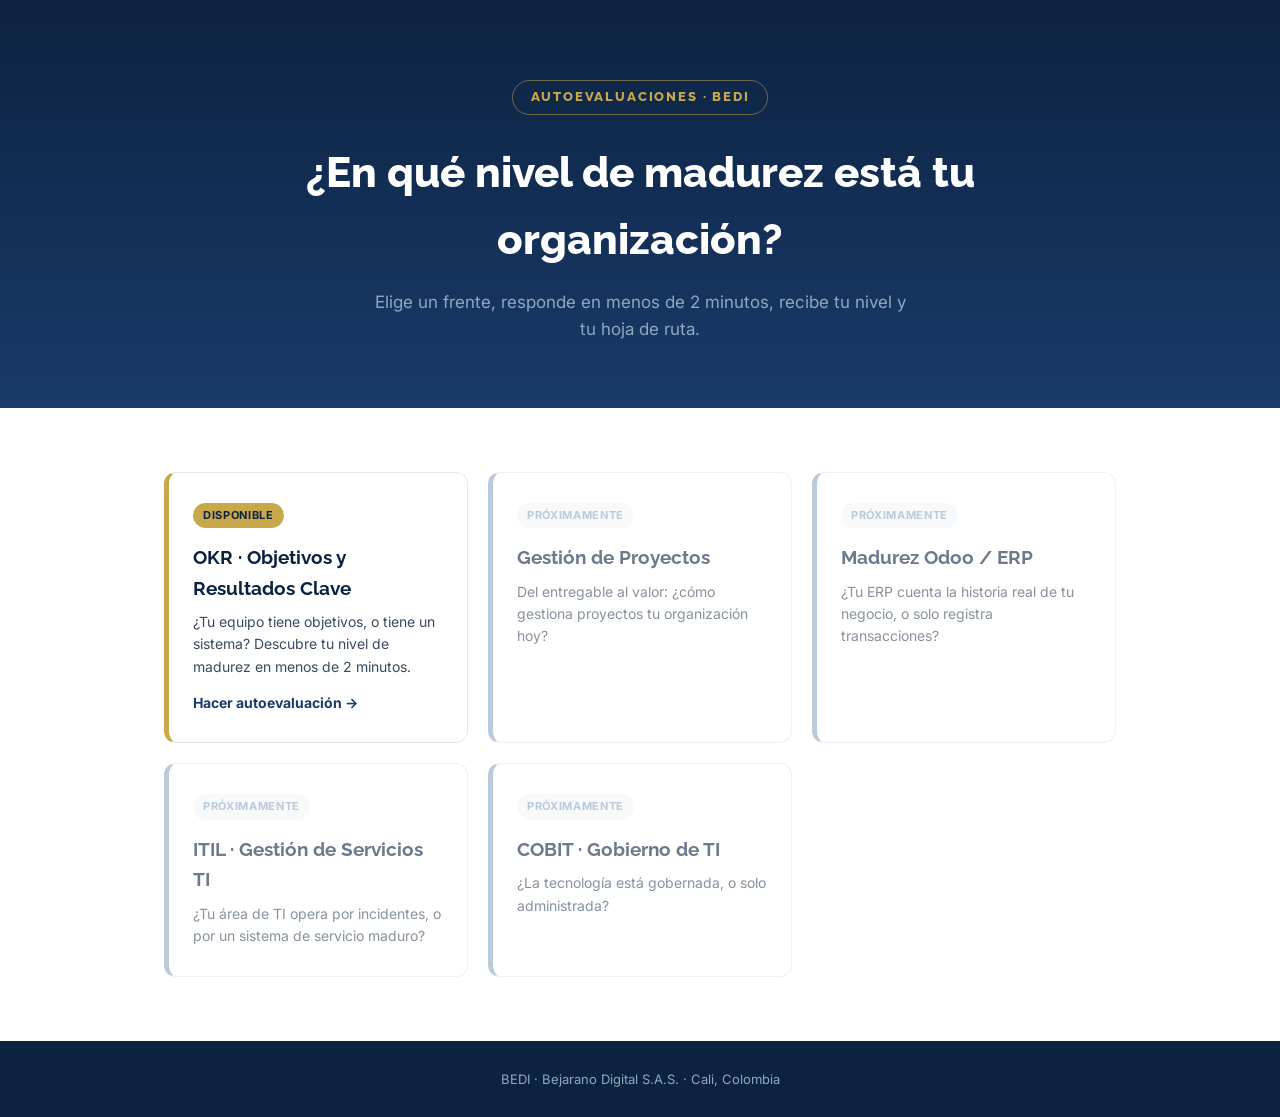
<file: autoevaluaciones/index.html>
<!DOCTYPE html>
<html lang="es">
<head>
<meta charset="UTF-8">
<meta name="viewport" content="width=device-width, initial-scale=1.0">

<title>Autoevaluaciones gratuitas | BEDI</title>
<meta name="description" content="Descubre en minutos el nivel de madurez de tu organización en OKR, gestión de proyectos, Odoo, ITIL y COBIT. Autoevaluaciones gratuitas con resultado inmediato — by BEDI.">
<meta name="robots" content="index, follow">
<link rel="canonical" href="https://bejaranodigital.com/autoevaluaciones/">

<meta property="og:type" content="website">
<meta property="og:title" content="Autoevaluaciones gratuitas | BEDI">
<meta property="og:description" content="Descubre en minutos el nivel de madurez de tu organización. Resultado inmediato, hoja de ruta personalizada.">
<meta property="og:url" content="https://bejaranodigital.com/autoevaluaciones/">
<meta property="og:site_name" content="BEDI">

<link rel="preconnect" href="https://fonts.googleapis.com">
<link rel="preconnect" href="https://fonts.gstatic.com" crossorigin>
<link href="https://fonts.googleapis.com/css2?family=Raleway:wght@700;800&family=Inter:wght@400;500;600;700&display=swap" rel="stylesheet">

<style>
  :root{
    --dark:#0C2340; --gold:#C9A84C; --pearl:#F4F6F9;
    --mid:#1A3A6A; --mist:#8FA8C0; --white:#FFFFFF;
  }
  *{box-sizing:border-box; margin:0; padding:0;}
  body{ font-family:'Inter',sans-serif; color:var(--dark); background:var(--white); line-height:1.6; }
  h1,h2,h3,.eyebrow{ font-family:'Raleway',sans-serif; }
  .wrap{ max-width:1000px; margin:0 auto; padding:0 24px; }

  .hero{
    background:linear-gradient(180deg, var(--dark) 0%, var(--mid) 100%);
    color:var(--white);
    padding:80px 0 64px;
    text-align:center;
  }
  .eyebrow{
    display:inline-block; font-size:13px; letter-spacing:.14em; text-transform:uppercase;
    color:var(--gold); font-weight:800;
    border:1px solid rgba(201,168,76,.5); border-radius:100px;
    padding:6px 18px; margin-bottom:24px;
  }
  .hero h1{ font-size:clamp(28px,4.6vw,42px); font-weight:800; max-width:680px; margin:0 auto 16px; }
  .hero p{ font-size:17px; color:var(--mist); max-width:540px; margin:0 auto; }

  .section{ padding:64px 0; }
  .grid{
    display:grid;
    grid-template-columns:repeat(3,1fr);
    gap:20px;
  }

  .card{
    border:1px solid #E3E8EF;
    border-radius:12px;
    padding:28px 24px;
    background:var(--white);
    position:relative;
    transition:transform .15s ease, box-shadow .15s ease;
  }
  .card.activa{
    border-left:5px solid var(--gold);
    text-decoration:none;
    color:var(--dark);
    display:block;
    cursor:pointer;
  }
  .card.activa:hover{ transform:translateY(-3px); box-shadow:0 12px 28px rgba(12,35,64,.10); }
  .card.proxima{
    border-left:5px solid var(--mist);
    opacity:.6;
    cursor:not-allowed;
  }
  .badge{
    display:inline-block; font-size:11px; font-weight:700;
    letter-spacing:.06em; text-transform:uppercase;
    padding:4px 10px; border-radius:100px; margin-bottom:14px;
  }
  .badge.disponible{ background:var(--gold); color:var(--dark); }
  .badge.proximamente{ background:var(--pearl); color:var(--mist); }
  .card h3{ font-size:19px; margin-bottom:8px; }
  .card p{ font-size:14px; color:#3A4A5E; }
  .card .arrow{ margin-top:14px; font-size:14px; font-weight:700; color:var(--mid); }

  footer{
    text-align:center; padding:28px 0; font-size:13px;
    color:var(--mist); background:var(--dark);
  }

  @media(max-width:820px){ .grid{ grid-template-columns:1fr 1fr; } }
  @media(max-width:560px){ .grid{ grid-template-columns:1fr; } }
</style>
</head>
<body>

<section class="hero">
  <div class="wrap">
    <span class="eyebrow">Autoevaluaciones · BEDI</span>
    <h1>¿En qué nivel de madurez está tu organización?</h1>
    <p>Elige un frente, responde en menos de 2 minutos, recibe tu nivel y tu hoja de ruta.</p>
  </div>
</section>

<section class="section">
  <div class="wrap">
    <div class="grid">

      <!-- OKR — ACTIVA -->
      <a href="/autoevaluaciones/okr/" class="card activa">
        <span class="badge disponible">Disponible</span>
        <h3>OKR · Objetivos y Resultados Clave</h3>
        <p>¿Tu equipo tiene objetivos, o tiene un sistema? Descubre tu nivel de madurez en menos de 2 minutos.</p>
        <div class="arrow">Hacer autoevaluación →</div>
      </a>

      <!-- PROYECTOS — próximamente -->
      <div class="card proxima">
        <span class="badge proximamente">Próximamente</span>
        <h3>Gestión de Proyectos</h3>
        <p>Del entregable al valor: ¿cómo gestiona proyectos tu organización hoy?</p>
      </div>

      <!-- ODOO — próximamente -->
      <div class="card proxima">
        <span class="badge proximamente">Próximamente</span>
        <h3>Madurez Odoo / ERP</h3>
        <p>¿Tu ERP cuenta la historia real de tu negocio, o solo registra transacciones?</p>
      </div>

      <!-- ITIL — próximamente -->
      <div class="card proxima">
        <span class="badge proximamente">Próximamente</span>
        <h3>ITIL · Gestión de Servicios TI</h3>
        <p>¿Tu área de TI opera por incidentes, o por un sistema de servicio maduro?</p>
      </div>

      <!-- COBIT — próximamente -->
      <div class="card proxima">
        <span class="badge proximamente">Próximamente</span>
        <h3>COBIT · Gobierno de TI</h3>
        <p>¿La tecnología está gobernada, o solo administrada?</p>
      </div>

    </div>
  </div>
</section>

<footer>BEDI · Bejarano Digital S.A.S. · Cali, Colombia</footer>

</body>
</html>
</file>
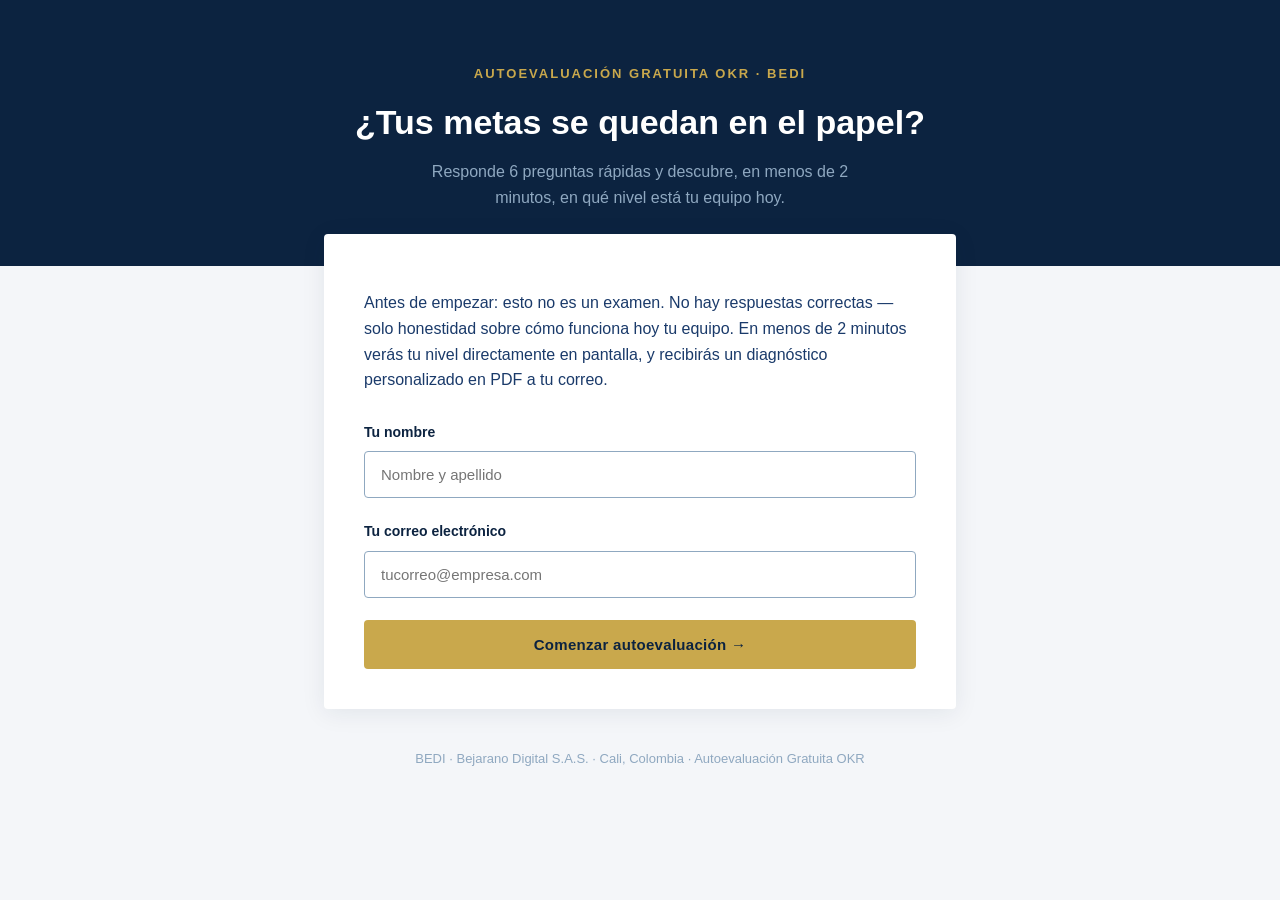
<file: autoevaluaciones/movimiento-01/index.html>
<!DOCTYPE html>
<html lang="es">
<head>
<meta charset="UTF-8">
<meta name="viewport" content="width=device-width, initial-scale=1.0">
<meta name="robots" content="noindex, follow">
<title>Autoevaluación Gratuita OKR · BEDI</title>

<!--
  ============================================================
  BEDI · Carpeta: Autoevaluaciones
  Pieza: Movimiento 01 - Autoevaluación
  ============================================================
  RUTA SUGERIDA EN EL SITIO: /autoevaluaciones/movimiento-01/
  Esta página NO debe enlazarse desde el menú ni el sitemap.
  Es accesible solo por URL directa (acceso tipo "admin/oculto").

  CONFIGURACIÓN REQUERIDA ANTES DE PUBLICAR (ver sección
  "CONFIG Web3Forms" en el <script> al final del archivo):
    1. Generar una Access Key gratuita en https://web3forms.com
       usando gustavo@bejaranodigital.com (independiente de la
       que usa el formulario "Contáctenos" del sitio)
    2. Reemplazar WEB3FORMS_ACCESS_KEY con tu key real
    3. El envío incluye automáticamente CC a
       gustavo@bejaranodigital.com (ya configurado en el código)
  ============================================================
-->

<style>
  /* ============================================================
     BEDI – Variables de marca oficial
     Fuente: brand-system-bedi (Manual de Marca BEDI v1, abril 2026)
     ============================================================ */
  :root {
    --bedi-dark:   #0C2340;  /* Azul Noche – primario */
    --bedi-gold:   #C9A84C;  /* Dorado Ejecutivo – acento */
    --bedi-white:  #FFFFFF;
    --bedi-pearl:  #F4F6F9;  /* Gris Perla – fondos */
    --bedi-mid:    #1A3A6A;  /* Azul Medio – divisores */
    --bedi-mist:   #8FA8C0;  /* Azul Niebla – secundario */
  }

  * { box-sizing: border-box; }

  body {
    margin: 0;
    font-family: 'Inter', -apple-system, BlinkMacSystemFont, sans-serif;
    background: var(--bedi-pearl);
    color: var(--bedi-dark);
    line-height: 1.6;
  }

  h1, h2, h3 {
    font-family: 'Raleway', 'Montserrat', sans-serif;
    font-weight: 800;
    color: var(--bedi-dark);
    margin: 0;
  }

  .container {
    max-width: 680px;
    margin: 0 auto;
    padding: 0 24px;
  }

  /* ---------- HERO / PORTADA ---------- */
  .hero {
    background: var(--bedi-dark);
    padding: 64px 0 56px;
    text-align: center;
  }

  .hero .eyebrow {
    color: var(--bedi-gold);
    font-family: 'Montserrat', sans-serif;
    font-weight: 600;
    letter-spacing: 2px;
    text-transform: uppercase;
    font-size: 13px;
    margin-bottom: 16px;
    display: block;
  }

  .hero h1 {
    color: var(--bedi-white);
    font-size: 34px;
    line-height: 1.25;
    margin-bottom: 16px;
  }

  .hero p {
    color: var(--bedi-mist);
    font-size: 16px;
    max-width: 480px;
    margin: 0 auto;
  }

  /* ---------- TARJETA PRINCIPAL ---------- */
  .card {
    background: var(--bedi-white);
    border-radius: 4px;
    padding: 40px;
    margin: -32px auto 40px;
    box-shadow: 0 4px 24px rgba(12, 35, 64, 0.08);
    position: relative;
  }

  /* ---------- PANTALLAS (se muestran/ocultan con JS) ---------- */
  .screen { display: none; }
  .screen.active { display: block; }

  /* ---------- INTRO ---------- */
  .intro-text {
    font-size: 16px;
    color: var(--bedi-mid);
    margin-bottom: 28px;
  }

  .intro-text strong { color: var(--bedi-dark); }

  /* ---------- CAMPOS DE FORMULARIO ---------- */
  label {
    display: block;
    font-family: 'Montserrat', sans-serif;
    font-weight: 600;
    font-size: 14px;
    color: var(--bedi-dark);
    margin-bottom: 8px;
  }

  input[type="text"],
  input[type="email"] {
    width: 100%;
    padding: 14px 16px;
    border: 1.5px solid var(--bedi-mist);
    border-radius: 4px;
    font-family: 'Inter', sans-serif;
    font-size: 15px;
    color: var(--bedi-dark);
    margin-bottom: 22px;
    background: var(--bedi-white);
    transition: border-color 0.2s ease;
  }

  input[type="text"]:focus,
  input[type="email"]:focus {
    outline: none;
    border-color: var(--bedi-gold);
  }

  /* ---------- PREGUNTAS ---------- */
  .pregunta-bloque {
    margin-bottom: 32px;
    padding-bottom: 28px;
    border-bottom: 1px solid var(--bedi-pearl);
  }

  .pregunta-bloque:last-of-type {
    border-bottom: none;
  }

  .pregunta-numero {
    display: inline-block;
    background: var(--bedi-dark);
    color: var(--bedi-gold);
    font-family: 'Montserrat', sans-serif;
    font-weight: 700;
    font-size: 12px;
    width: 26px;
    height: 26px;
    line-height: 26px;
    text-align: center;
    border-radius: 50%;
    margin-bottom: 12px;
  }

  .pregunta-texto {
    font-family: 'Montserrat', sans-serif;
    font-weight: 600;
    font-size: 16px;
    color: var(--bedi-dark);
    margin-bottom: 16px;
    line-height: 1.4;
  }

  .opciones {
    display: flex;
    flex-direction: column;
    gap: 10px;
  }

  .opcion {
    display: flex;
    align-items: center;
    gap: 12px;
    padding: 13px 16px;
    border: 1.5px solid var(--bedi-pearl);
    border-radius: 4px;
    cursor: pointer;
    transition: all 0.15s ease;
    background: var(--bedi-white);
  }

  .opcion:hover {
    border-color: var(--bedi-mist);
    background: var(--bedi-pearl);
  }

  .opcion.selected {
    border-color: var(--bedi-gold);
    background: #FBF7EC;
  }

  .opcion input[type="radio"] {
    accent-color: var(--bedi-gold);
    width: 17px;
    height: 17px;
    margin: 0;
    flex-shrink: 0;
  }

  .opcion-label {
    font-size: 15px;
    color: var(--bedi-mid);
  }

  /* ---------- BOTÓN ---------- */
  .btn {
    width: 100%;
    background: var(--bedi-dark);
    color: var(--bedi-white);
    border: none;
    padding: 16px 24px;
    border-radius: 4px;
    font-family: 'Montserrat', sans-serif;
    font-weight: 600;
    font-size: 15px;
    cursor: pointer;
    transition: background 0.2s ease;
    letter-spacing: 0.3px;
  }

  .btn:hover { background: var(--bedi-mid); }
  .btn:disabled {
    background: var(--bedi-mist);
    cursor: not-allowed;
  }

  .btn-gold {
    background: var(--bedi-gold);
    color: var(--bedi-dark);
  }
  .btn-gold:hover { background: #B8973F; }

  .form-error {
    color: #B23B3B;
    font-size: 13px;
    margin-top: -14px;
    margin-bottom: 18px;
    display: none;
  }

  /* ---------- PROGRESO ---------- */
  .progreso-wrap {
    margin-bottom: 32px;
  }

  .progreso-texto {
    font-family: 'Montserrat', sans-serif;
    font-size: 12px;
    font-weight: 600;
    color: var(--bedi-mist);
    text-transform: uppercase;
    letter-spacing: 1px;
    margin-bottom: 8px;
  }

  .progreso-barra-bg {
    height: 6px;
    background: var(--bedi-pearl);
    border-radius: 3px;
    overflow: hidden;
  }

  .progreso-barra {
    height: 100%;
    background: var(--bedi-gold);
    border-radius: 3px;
    transition: width 0.3s ease;
    width: 0%;
  }

  /* ---------- RESULTADO ---------- */
  .resultado-badge {
    display: inline-block;
    background: var(--bedi-pearl);
    color: var(--bedi-mid);
    font-family: 'Montserrat', sans-serif;
    font-weight: 600;
    font-size: 12px;
    text-transform: uppercase;
    letter-spacing: 1.5px;
    padding: 6px 14px;
    border-radius: 20px;
    margin-bottom: 20px;
  }

  .resultado-titulo {
    font-size: 28px;
    color: var(--bedi-dark);
    margin-bottom: 18px;
    line-height: 1.3;
  }

  .resultado-desc {
    font-size: 16px;
    color: var(--bedi-mid);
    margin-bottom: 28px;
  }

  .resultado-caja {
    background: var(--bedi-pearl);
    border-left: 4px solid var(--bedi-gold);
    padding: 20px 24px;
    border-radius: 4px;
    margin-bottom: 28px;
    font-size: 15px;
    color: var(--bedi-dark);
  }

  .loader {
    text-align: center;
    padding: 40px 0;
  }

  .loader-spinner {
    width: 40px;
    height: 40px;
    border: 3px solid var(--bedi-pearl);
    border-top-color: var(--bedi-gold);
    border-radius: 50%;
    margin: 0 auto 20px;
    animation: spin 0.8s linear infinite;
  }

  @keyframes spin { to { transform: rotate(360deg); } }

  .footer-note {
    text-align: center;
    color: var(--bedi-mist);
    font-size: 13px;
    padding: 0 0 48px;
  }

  @media (max-width: 600px) {
    .hero h1 { font-size: 26px; }
    .card { padding: 28px 22px; margin: -24px 16px 32px; }
  }
</style>
</head>
<body>

<div class="hero">
  <div class="container">
    <span class="eyebrow">Autoevaluación Gratuita OKR · BEDI</span>
    <h1>¿Tus metas se quedan en el papel?</h1>
    <p>Responde 6 preguntas rápidas y descubre, en menos de 2 minutos, en qué nivel está tu equipo hoy.</p>
  </div>
</div>

<div class="container">
  <div class="card">

    <!-- ============ PANTALLA 0: INTRO + DATOS ============ -->
    <div class="screen active" id="screen-intro">
      <p class="intro-text">
        Antes de empezar: esto no es un examen. No hay respuestas correctas — solo honestidad sobre cómo
        funciona hoy tu equipo. En menos de 2 minutos verás tu nivel directamente en pantalla,
        y recibirás un diagnóstico personalizado en PDF a tu correo.
      </p>

      <label for="nombre">Tu nombre</label>
      <input type="text" id="nombre" placeholder="Nombre y apellido">
      <span class="form-error" id="error-nombre">Por favor ingresa tu nombre.</span>

      <label for="email">Tu correo electrónico</label>
      <input type="email" id="email" placeholder="tucorreo@empresa.com">
      <span class="form-error" id="error-email">Ingresa un correo válido.</span>

      <button class="btn btn-gold" onclick="iniciarCuestionario()">Comenzar autoevaluación →</button>
    </div>

    <!-- ============ PANTALLA 1: PREGUNTAS ============ -->
    <div class="screen" id="screen-preguntas">
      <div class="progreso-wrap">
        <div class="progreso-texto" id="progreso-texto">Pregunta 1 de 6</div>
        <div class="progreso-barra-bg"><div class="progreso-barra" id="progreso-barra"></div></div>
      </div>
      <div id="preguntas-contenedor"></div>
    </div>

    <!-- ============ PANTALLA 2: ENVIANDO ============ -->
    <div class="screen" id="screen-enviando">
      <div class="loader">
        <div class="loader-spinner"></div>
        <p style="color: var(--bedi-mid);">Calculando tu resultado…</p>
      </div>
    </div>

    <!-- ============ PANTALLA 3: RESULTADO ============ -->
    <div class="screen" id="screen-resultado">
      <span class="resultado-badge" id="resultado-badge">Tu resultado</span>
      <h2 class="resultado-titulo" id="resultado-titulo"></h2>
      <p class="resultado-desc" id="resultado-desc"></p>
      <div class="resultado-caja" id="resultado-caja"></div>
      <p class="intro-text" style="background:var(--bedi-pearl); border-left:4px solid var(--bedi-gold); padding:16px 20px; border-radius:4px; font-size:15px; color:var(--bedi-dark);">
        📩 <strong>Tu diagnóstico personalizado en PDF llegará a tu correo en las próximas horas.</strong>
        Gustavo Bejarano lo revisará y te enviará tu hoja de ruta personalizada.
      </p>
      <button class="btn" style="margin-top:8px;" onclick="window.location.href='https://bejaranodigital.com'">Volver a BEDI</button>
    </div>

    <!-- ============ PANTALLA 4: ERROR DE ENVÍO ============ -->
    <div class="screen" id="screen-error-envio">
      <h2 class="resultado-titulo">Tu resultado está listo</h2>
      <p class="resultado-desc">
        Hubo un problema técnico enviando el correo, pero tu resultado es:
      </p>
      <div class="resultado-caja" id="resultado-caja-fallback"></div>
      <p class="intro-text">
        Por favor escríbenos a <strong>gustavo@bejaranodigital.com</strong> mencionando este resultado para
        que te enviemos el material completo.
      </p>
    </div>

  </div>

  <p class="footer-note">BEDI · Bejarano Digital S.A.S. · Cali, Colombia · Autoevaluación Gratuita OKR</p>
</div>

<script>
/* ============================================================
   CONFIG Web3Forms – REEMPLAZAR CON TU ACCESS KEY REAL
   ============================================================
   1. Ve a https://web3forms.com
   2. Genera una Access Key nueva con gustavo@bejaranodigital.com
      (independiente de la que usa el formulario "Contáctenos")
   3. Pega esa key abajo, reemplazando TU_ACCESS_KEY_AQUI
   ============================================================ */
const WEB3FORMS_ACCESS_KEY = "bc5f949e-94b9-461d-935b-3733effddc48";
const WEB3FORMS_ENDPOINT = "https://api.web3forms.com/submit";

/* ============================================================
   PREGUNTAS Y LÓGICA DE PUNTAJE
   Escala por pregunta: 1 (Nunca) a 4 (Siempre)
   Puntaje total posible: 6 a 24
   ============================================================ */
const preguntas = [
  {
    texto: "¿Tu equipo podría decir, sin pensarlo, cuál es la única prioridad de este trimestre?",
    opciones: ["Nunca", "A veces", "Casi siempre", "Siempre"]
  },
  {
    texto: "¿Cuántas \"prioridades #1\" tiene tu organización ahora mismo?",
    opciones: ["Más de 5", "Entre 3 y 5", "2", "Solo 1"]
  },
  {
    texto: "¿Existe un momento fijo en la semana donde se revisa el avance real (no un reporte)?",
    opciones: ["Nunca", "A veces", "Casi siempre", "Siempre"]
  },
  {
    texto: "¿Cuándo fue la última vez que ese ritual se canceló o se saltó?",
    opciones: ["Esta misma semana", "Hace 2-3 semanas", "Hace más de un mes", "No recuerdo que se haya cancelado"]
  },
  {
    texto: "¿Tu equipo te dice cuando algo no está funcionando, o esperan que tú lo descubras?",
    opciones: ["Esperan que yo lo descubra", "A veces me avisan", "Casi siempre me avisan", "Siempre me avisan a tiempo"]
  },
  {
    texto: "¿Qué tan cómodo se siente tu equipo diciendo \"esto no va a cumplirse\"?",
    opciones: ["Nada cómodo", "Poco cómodo", "Bastante cómodo", "Totalmente cómodo"]
  }
];

/* Niveles según puntaje total (6 preguntas x 1-4 puntos = 6 a 24) */
const niveles = {
  nivel1: {
    rango: [6, 12],
    titulo: "Tienes metas, no un sistema",
    descripcion: "Tienes claridad de hacia dónde quieres ir, pero todavía no existe la estructura que lo sostenga en el día a día. Es un punto de partida real y completamente normal — la mayoría de organizaciones empiezan exactamente así.",
    cajaTexto: "Acción inmediata: define UNA sola prioridad para tu equipo en este trimestre. Solo una — no tres, no cinco. Una."
  },
  nivel2: {
    rango: [13, 19],
    titulo: "Tienes sistema, pero te falta ritmo",
    descripcion: "Ya tienes algo construido — objetivos definidos, quizás hasta una herramienta de seguimiento. Pero el ritmo se rompe seguido. No es que falte sistema: falta sostenerlo con disciplina.",
    cajaTexto: "Acción inmediata: bloquea en tu calendario el espacio semanal de revisión. Sin ese ritual fijo, el sistema muere en silencio."
  },
  nivel3: {
    rango: [20, 24],
    titulo: "Tienes ritmo, ahora debes sostenerlo",
    descripcion: "Esto ya no es lo común. Tienes prioridad clara, ritual sostenido y cierto nivel de conversación honesta instalada. El riesgo aquí no es la dispersión — es la complacencia.",
    cajaTexto: "Acción inmediata: documenta el sistema para que funcione sin depender de una sola persona. La sostenibilidad es el siguiente nivel."
  }
};

let respuestas = new Array(preguntas.length).fill(null);
let datosUsuario = { nombre: "", email: "" };

/* ---------- VALIDACIÓN Y ARRANQUE ---------- */
function validarEmail(email) {
  return /^[^\s@]+@[^\s@]+\.[^\s@]+$/.test(email);
}

function iniciarCuestionario() {
  const nombre = document.getElementById('nombre').value.trim();
  const email = document.getElementById('email').value.trim();

  document.getElementById('error-nombre').style.display = 'none';
  document.getElementById('error-email').style.display = 'none';

  let valido = true;
  if (nombre.length < 2) {
    document.getElementById('error-nombre').style.display = 'block';
    valido = false;
  }
  if (!validarEmail(email)) {
    document.getElementById('error-email').style.display = 'block';
    valido = false;
  }
  if (!valido) return;

  datosUsuario.nombre = nombre;
  datosUsuario.email = email;

  document.getElementById('screen-intro').classList.remove('active');
  document.getElementById('screen-preguntas').classList.add('active');

  renderPreguntas();
}

/* ---------- RENDER DE PREGUNTAS ---------- */
function renderPreguntas() {
  const contenedor = document.getElementById('preguntas-contenedor');
  contenedor.innerHTML = '';

  preguntas.forEach((p, i) => {
    const bloque = document.createElement('div');
    bloque.className = 'pregunta-bloque';

    let opcionesHTML = '';
    p.opciones.forEach((op, j) => {
      const valor = j + 1; // 1 a 4
      opcionesHTML += `
        <label class="opcion" id="opcion-${i}-${j}">
          <input type="radio" name="pregunta-${i}" value="${valor}"
                 onchange="seleccionarRespuesta(${i}, ${valor}, ${j})">
          <span class="opcion-label">${op}</span>
        </label>`;
    });

    bloque.innerHTML = `
      <div class="pregunta-numero">${i + 1}</div>
      <div class="pregunta-texto">${p.texto}</div>
      <div class="opciones">${opcionesHTML}</div>
    `;
    contenedor.appendChild(bloque);
  });

  const btnEnviar = document.createElement('button');
  btnEnviar.className = 'btn btn-gold';
  btnEnviar.id = 'btn-ver-resultado';
  btnEnviar.textContent = 'Ver mi resultado →';
  btnEnviar.disabled = true;
  btnEnviar.style.marginTop = '8px';
  btnEnviar.onclick = calcularYEnviarResultado;
  contenedor.appendChild(btnEnviar);

  actualizarProgreso();
}

function seleccionarRespuesta(preguntaIndex, valor, opcionIndex) {
  respuestas[preguntaIndex] = valor;

  // Limpia estilo "selected" de todas las opciones de esta pregunta
  preguntas[preguntaIndex].opciones.forEach((_, j) => {
    document.getElementById(`opcion-${preguntaIndex}-${j}`).classList.remove('selected');
  });
  document.getElementById(`opcion-${preguntaIndex}-${opcionIndex}`).classList.add('selected');

  actualizarProgreso();

  const todasRespondidas = respuestas.every(r => r !== null);
  document.getElementById('btn-ver-resultado').disabled = !todasRespondidas;
}

function actualizarProgreso() {
  const respondidas = respuestas.filter(r => r !== null).length;
  const total = preguntas.length;
  const siguiente = Math.min(respondidas + 1, total);

  document.getElementById('progreso-texto').textContent =
    respondidas === total ? `Completado · ${total} de ${total}` : `Pregunta ${siguiente} de ${total}`;
  document.getElementById('progreso-barra').style.width = `${(respondidas / total) * 100}%`;
}

/* ---------- CÁLCULO DE NIVEL ---------- */
function calcularNivel(puntajeTotal) {
  for (const key in niveles) {
    const [min, max] = niveles[key].rango;
    if (puntajeTotal >= min && puntajeTotal <= max) return niveles[key];
  }
  return niveles.nivel2; // fallback de seguridad
}

/* ---------- ENVÍO Y RESULTADO ---------- */
function calcularYEnviarResultado() {
  document.getElementById('screen-preguntas').classList.remove('active');
  document.getElementById('screen-enviando').classList.add('active');

  const puntajeTotal = respuestas.reduce((a, b) => a + b, 0);
  const nivel = calcularNivel(puntajeTotal);
  const fecha = new Date().toLocaleDateString('es-CO', { year: 'numeric', month: 'long', day: 'numeric' });

  // Construir detalle de respuestas para el correo de notificación
  const lineasPreguntas = preguntas.map((p, i) => {
    const pts = respuestas[i];
    const textoOpcion = p.opciones[pts - 1];
    return `P${i + 1} [${pts}/4 pts]  ${p.texto}\n         → ${textoOpcion}`;
  }).join('\n\n');

  const message = [
    'AUTOEVALUACIÓN MOVIMIENTO 01 – FOCO',
    `Fecha: ${fecha}`,
    '',
    'PARTICIPANTE',
    `Nombre : ${datosUsuario.nombre}`,
    `Correo : ${datosUsuario.email}`,
    '',
    'RESULTADO FINAL',
    `Nivel   : ${nivel.titulo}`,
    `Puntaje : ${puntajeTotal} / 24`,
    '',
    nivel.descripcion,
    '',
    '── RESPUESTAS POR PREGUNTA ───────────────────────',
    '',
    lineasPreguntas,
    '',
    '─────────────────────────────────────────────────',
    `TOTAL: ${puntajeTotal} / 24  →  ${nivel.titulo}`
  ].join('\n');

  const payload = {
    access_key: WEB3FORMS_ACCESS_KEY,
    subject: `Mov.01 · ${datosUsuario.nombre} · ${nivel.titulo} · ${puntajeTotal}/24`,
    from_name: "BEDI – Movimiento 01",
    email: datosUsuario.email,
    message
  };

  fetch(WEB3FORMS_ENDPOINT, {
    method: "POST",
    headers: { "Content-Type": "application/json", Accept: "application/json" },
    body: JSON.stringify(payload)
  })
    .then(response => response.json())
    .then(data => {
      if (!data.success) console.warn('Web3Forms:', data);
      mostrarResultado(nivel);
    })
    .catch(function(error) {
      console.warn('Error enviando a Web3Forms:', error);
      mostrarResultado(nivel);
    });
}

function mostrarResultado(nivel) {
  document.getElementById('screen-enviando').classList.remove('active');
  document.getElementById('resultado-titulo').textContent = nivel.titulo;
  document.getElementById('resultado-desc').textContent = nivel.descripcion;
  document.getElementById('resultado-caja').textContent = nivel.cajaTexto;
  document.getElementById('screen-resultado').classList.add('active');
}
</script>

</body>
</html>
</file>
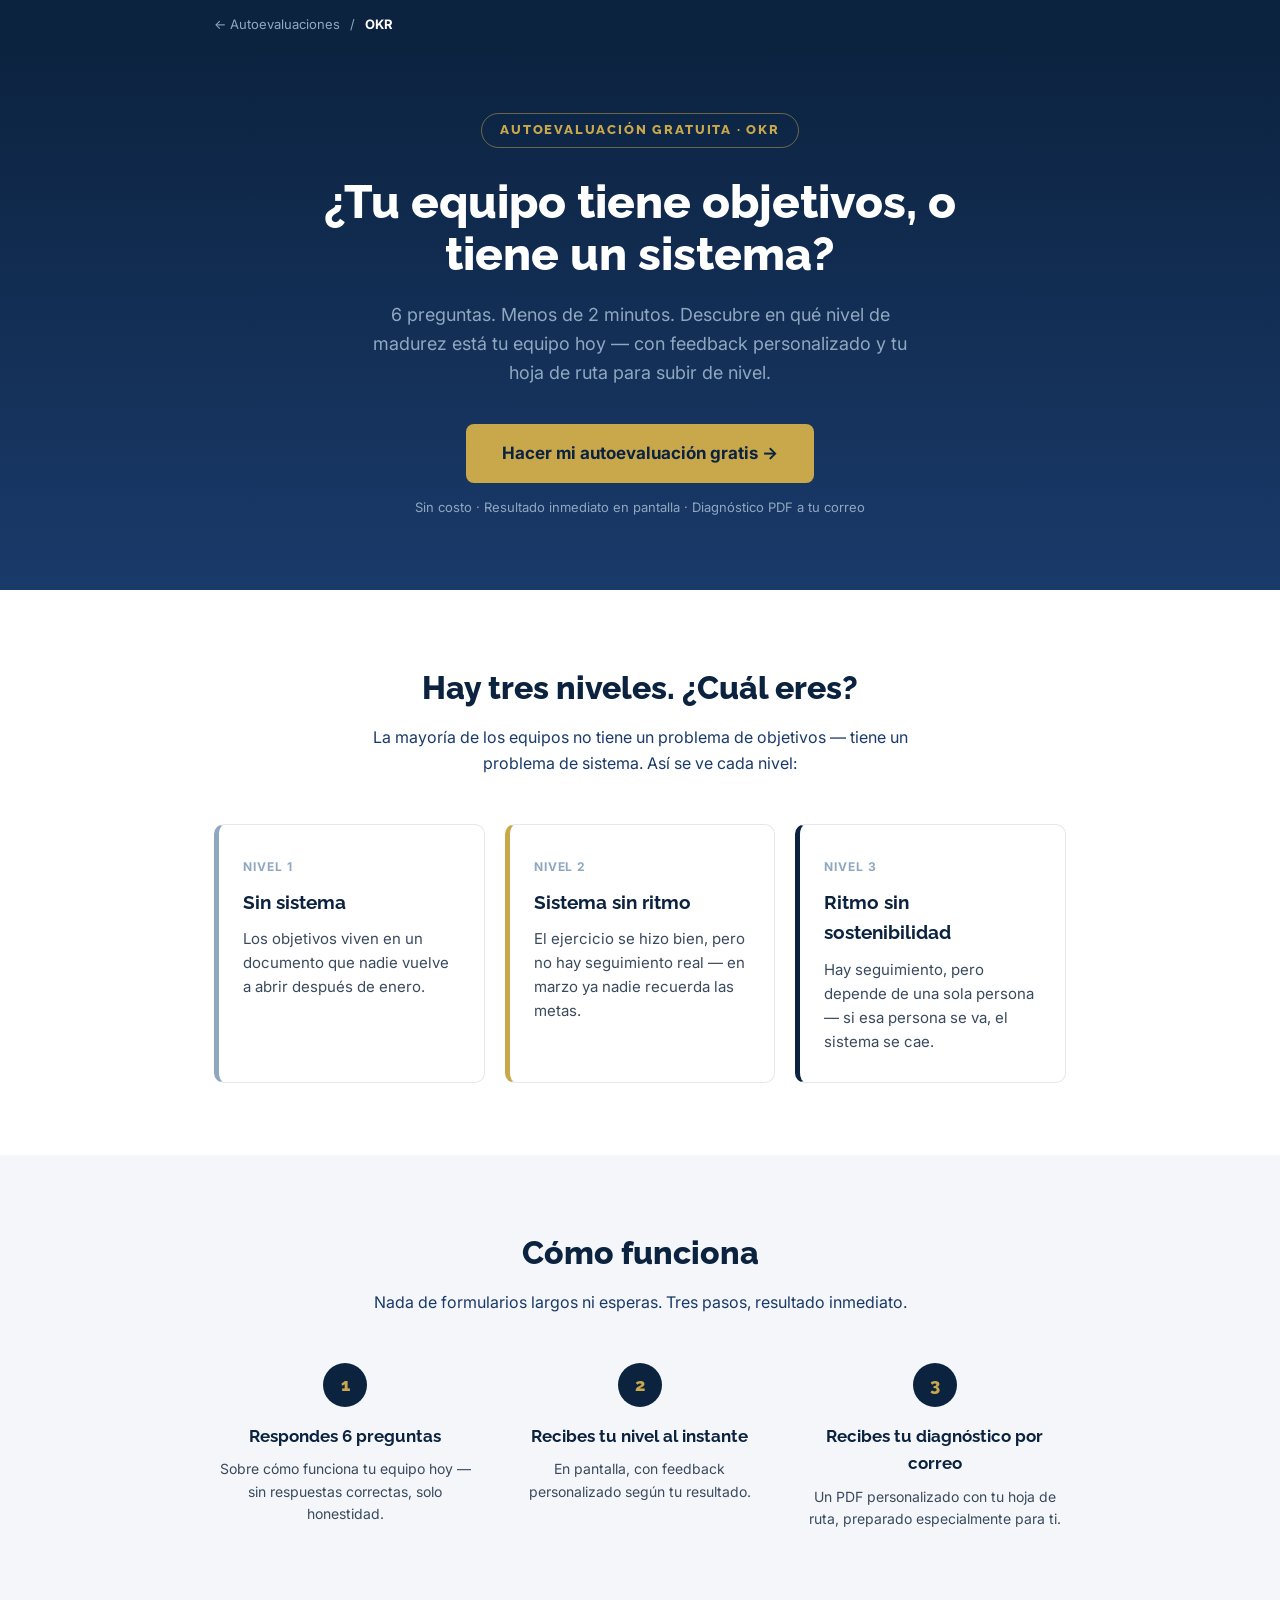
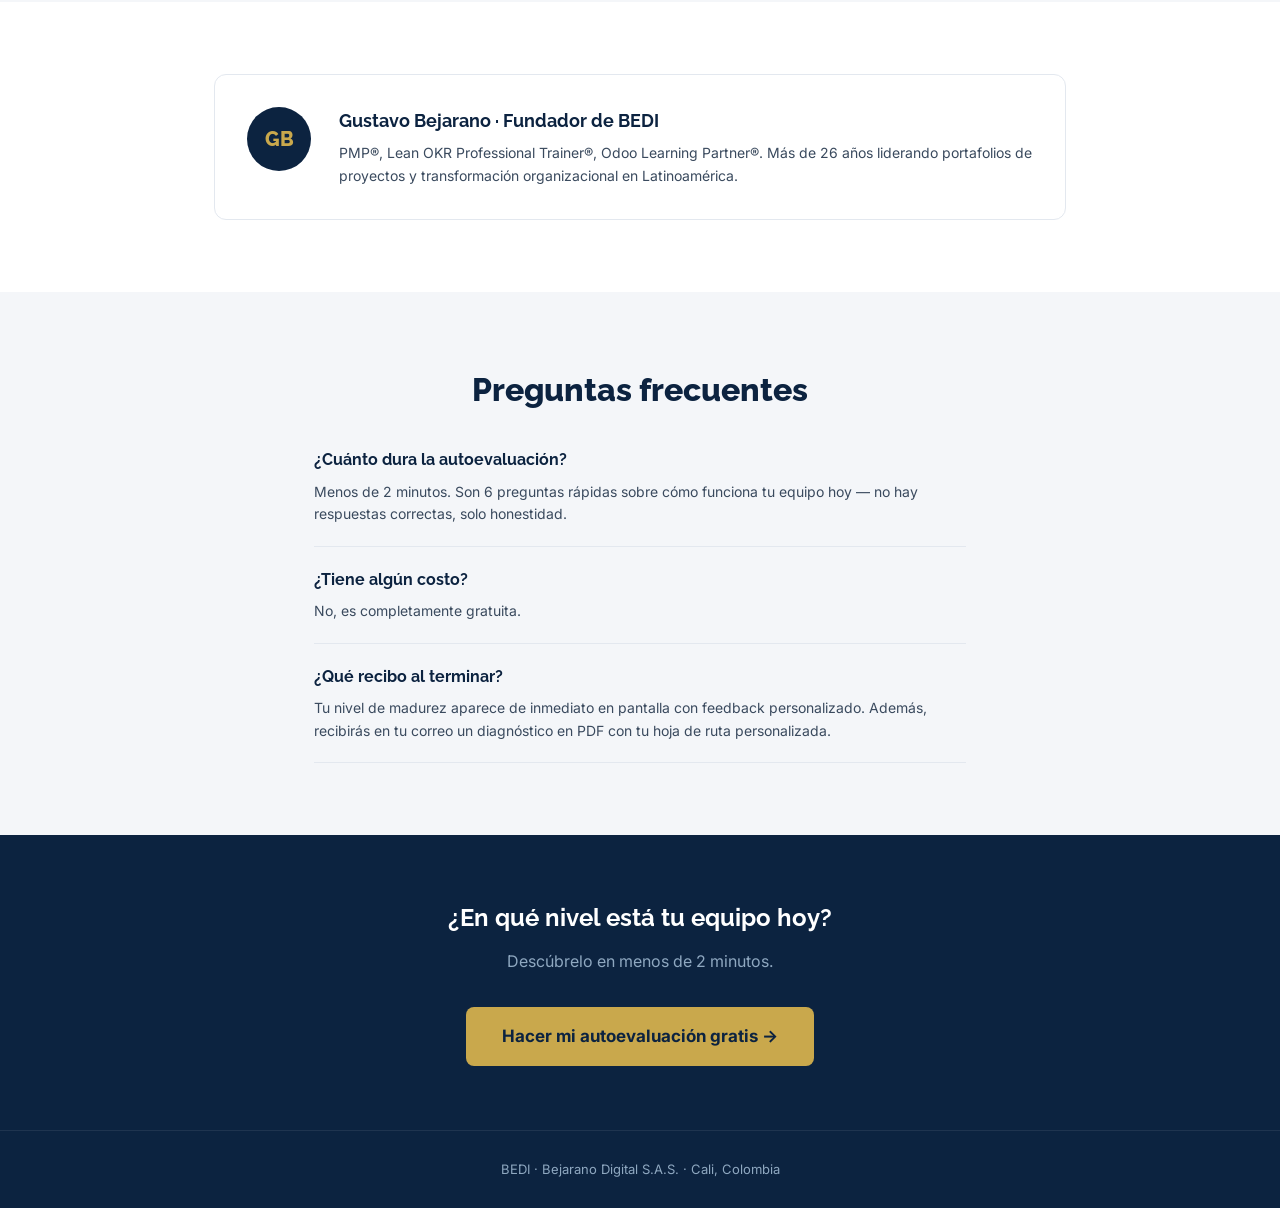
<file: autoevaluaciones/okr/index.html>
<!DOCTYPE html>
<html lang="es">
<head>
<meta charset="UTF-8">
<meta name="viewport" content="width=device-width, initial-scale=1.0">

<title>Autoevaluación OKR gratis: ¿tu equipo ejecuta sus objetivos? | BEDI</title>
<meta name="description" content="Descubre en 2 minutos si tu equipo tiene un sistema real de objetivos, o si vive del papel. Autoevaluación gratuita con resultado inmediato y diagnóstico personalizado — by BEDI.">
<meta name="robots" content="index, follow">
<link rel="canonical" href="https://bejaranodigital.com/autoevaluaciones/okr/">

<meta property="og:type" content="website">
<meta property="og:title" content="Autoevaluación OKR gratis: ¿tu equipo ejecuta sus objetivos?">
<meta property="og:description" content="2 minutos. Resultado inmediato. Diagnóstico personalizado a tu correo.">
<meta property="og:url" content="https://bejaranodigital.com/autoevaluaciones/okr/">
<meta property="og:site_name" content="BEDI">

<link rel="preconnect" href="https://fonts.googleapis.com">
<link rel="preconnect" href="https://fonts.gstatic.com" crossorigin>
<link href="https://fonts.googleapis.com/css2?family=Raleway:wght@700;800&family=Inter:wght@400;500;600;700&display=swap" rel="stylesheet">

<script type="application/ld+json">
{
  "@context": "https://schema.org",
  "@type": "FAQPage",
  "mainEntity": [
    {
      "@type": "Question",
      "name": "¿Cuánto dura la autoevaluación?",
      "acceptedAnswer": { "@type": "Answer", "text": "Menos de 2 minutos. Son 6 preguntas rápidas sobre cómo funciona tu equipo hoy — no hay respuestas correctas, solo honestidad." }
    },
    {
      "@type": "Question",
      "name": "¿Tiene algún costo?",
      "acceptedAnswer": { "@type": "Answer", "text": "No, la autoevaluación es completamente gratuita." }
    },
    {
      "@type": "Question",
      "name": "¿Qué recibo al terminar?",
      "acceptedAnswer": { "@type": "Answer", "text": "Tu nivel de madurez aparece de inmediato en pantalla con feedback personalizado. Además, recibes en tu correo un diagnóstico personalizado en PDF con tu hoja de ruta." }
    }
  ]
}
</script>

<style>
  :root{
    --dark:#0C2340; --gold:#C9A84C; --pearl:#F4F6F9;
    --mid:#1A3A6A; --mist:#8FA8C0; --white:#FFFFFF;
  }
  *{box-sizing:border-box; margin:0; padding:0;}
  html{scroll-behavior:smooth;}
  body{ font-family:'Inter',sans-serif; color:var(--dark); background:var(--white); line-height:1.6; }
  h1,h2,h3,.eyebrow{ font-family:'Raleway',sans-serif; }
  .wrap{ max-width:900px; margin:0 auto; padding:0 24px; }

  .breadcrumb{
    background:var(--dark);
    padding:14px 0;
  }
  .breadcrumb .wrap{ font-size:13px; }
  .breadcrumb a{ color:var(--mist); text-decoration:none; }
  .breadcrumb a:hover{ color:var(--gold); }
  .breadcrumb span{ color:var(--mist); margin:0 6px; }
  .breadcrumb strong{ color:var(--white); }

  .hero{
    background:linear-gradient(180deg, var(--dark) 0%, var(--mid) 100%);
    color:var(--white); padding:64px 0 72px; text-align:center;
  }
  .eyebrow{
    display:inline-block; font-size:13px; letter-spacing:.14em; text-transform:uppercase;
    color:var(--gold); font-weight:800;
    border:1px solid rgba(201,168,76,.5); border-radius:100px;
    padding:6px 18px; margin-bottom:28px;
  }
  .hero h1{ font-size:clamp(30px,5vw,46px); font-weight:800; line-height:1.15; max-width:720px; margin:0 auto 20px; }
  .hero p.sub{ font-size:18px; color:var(--mist); max-width:560px; margin:0 auto 36px; }
  .cta{
    display:inline-block; background:var(--gold); color:var(--dark); font-weight:700;
    text-decoration:none; padding:16px 36px; border-radius:8px; font-size:17px;
    transition:transform .15s ease, box-shadow .15s ease;
  }
  .cta:hover{ transform:translateY(-2px); box-shadow:0 10px 24px rgba(201,168,76,.35); }
  .cta-note{ margin-top:14px; font-size:13px; color:var(--mist); }

  .section{ padding:72px 0; }
  .section.tinted{ background:var(--pearl); }
  .section h2{ font-size:clamp(24px,3.4vw,32px); font-weight:800; text-align:center; margin-bottom:12px; }
  .section .lede{ text-align:center; color:var(--mid); max-width:560px; margin:0 auto 48px; font-size:16px; }

  .niveles{ display:grid; grid-template-columns:repeat(3,1fr); gap:20px; }
  .nivel{
    background:var(--white); border:1px solid #E3E8EF; border-left:5px solid var(--mist);
    border-radius:10px; padding:28px 24px;
  }
  .nivel.n2{ border-left-color:var(--gold); }
  .nivel.n3{ border-left-color:var(--dark); }
  .nivel .tag{ font-size:12px; font-weight:700; letter-spacing:.08em; text-transform:uppercase; color:var(--mist); }
  .nivel h3{ font-size:19px; margin:8px 0 10px; color:var(--dark); }
  .nivel p{ font-size:15px; color:#3A4A5E; }

  .pasos{ display:grid; grid-template-columns:repeat(3,1fr); gap:32px; }
  .paso{ text-align:center; }
  .paso .num{
    width:44px; height:44px; margin:0 auto 16px; border-radius:50%;
    background:var(--dark); color:var(--gold); font-family:'Raleway',sans-serif; font-weight:800;
    display:flex; align-items:center; justify-content:center; font-size:18px;
  }
  .paso h3{ font-size:17px; margin-bottom:8px; }
  .paso p{ font-size:14px; color:#3A4A5E; }

  .credibilidad{
    display:flex; gap:28px; align-items:flex-start; background:var(--white);
    border:1px solid #E3E8EF; border-radius:12px; padding:32px;
  }
  .credibilidad .initials{
    flex:0 0 auto; width:64px; height:64px; border-radius:50%; background:var(--dark); color:var(--gold);
    font-family:'Raleway',sans-serif; font-weight:800; font-size:20px;
    display:flex; align-items:center; justify-content:center;
  }
  .credibilidad h3{ font-size:18px; margin-bottom:6px; }
  .credibilidad p{ font-size:14px; color:#3A4A5E; }

  .faq-item{ border-bottom:1px solid #E3E8EF; padding:20px 0; }
  .faq-item h3{ font-size:16px; margin-bottom:8px; color:var(--dark); }
  .faq-item p{ font-size:14px; color:#3A4A5E; }

  .cta-final{ background:var(--dark); color:var(--white); text-align:center; padding:64px 0; }
  .cta-final h2{ color:var(--white); margin-bottom:12px; }
  .cta-final p{ color:var(--mist); margin-bottom:32px; }

  footer{ text-align:center; padding:28px 0; font-size:13px; color:var(--mist); background:var(--dark); border-top:1px solid rgba(255,255,255,.08); }

  @media(max-width:720px){
    .niveles, .pasos{ grid-template-columns:1fr; }
    .credibilidad{ flex-direction:column; text-align:center; }
    .credibilidad .initials{ margin:0 auto; }
  }
  @media (prefers-reduced-motion: reduce){ html{ scroll-behavior:auto; } .cta{ transition:none; } }
</style>
</head>
<body>

<div class="breadcrumb">
  <div class="wrap">
    <a href="/autoevaluaciones/">← Autoevaluaciones</a>
    <span>/</span>
    <strong>OKR</strong>
  </div>
</div>

<section class="hero">
  <div class="wrap">
    <span class="eyebrow">Autoevaluación gratuita · OKR</span>
    <h1>¿Tu equipo tiene objetivos, o tiene un sistema?</h1>
    <p class="sub">6 preguntas. Menos de 2 minutos. Descubre en qué nivel de madurez está tu equipo hoy — con feedback personalizado y tu hoja de ruta para subir de nivel.</p>
    <a class="cta" href="/autoevaluaciones/movimiento-01/">Hacer mi autoevaluación gratis →</a>
    <p class="cta-note">Sin costo · Resultado inmediato en pantalla · Diagnóstico PDF a tu correo</p>
  </div>
</section>

<section class="section">
  <div class="wrap">
    <h2>Hay tres niveles. ¿Cuál eres?</h2>
    <p class="lede">La mayoría de los equipos no tiene un problema de objetivos — tiene un problema de sistema. Así se ve cada nivel:</p>
    <div class="niveles">
      <div class="nivel n1">
        <span class="tag">Nivel 1</span>
        <h3>Sin sistema</h3>
        <p>Los objetivos viven en un documento que nadie vuelve a abrir después de enero.</p>
      </div>
      <div class="nivel n2">
        <span class="tag">Nivel 2</span>
        <h3>Sistema sin ritmo</h3>
        <p>El ejercicio se hizo bien, pero no hay seguimiento real — en marzo ya nadie recuerda las metas.</p>
      </div>
      <div class="nivel n3">
        <span class="tag">Nivel 3</span>
        <h3>Ritmo sin sostenibilidad</h3>
        <p>Hay seguimiento, pero depende de una sola persona — si esa persona se va, el sistema se cae.</p>
      </div>
    </div>
  </div>
</section>

<section class="section tinted">
  <div class="wrap">
    <h2>Cómo funciona</h2>
    <p class="lede">Nada de formularios largos ni esperas. Tres pasos, resultado inmediato.</p>
    <div class="pasos">
      <div class="paso">
        <div class="num">1</div>
        <h3>Respondes 6 preguntas</h3>
        <p>Sobre cómo funciona tu equipo hoy — sin respuestas correctas, solo honestidad.</p>
      </div>
      <div class="paso">
        <div class="num">2</div>
        <h3>Recibes tu nivel al instante</h3>
        <p>En pantalla, con feedback personalizado según tu resultado.</p>
      </div>
      <div class="paso">
        <div class="num">3</div>
        <h3>Recibes tu diagnóstico por correo</h3>
        <p>Un PDF personalizado con tu hoja de ruta, preparado especialmente para ti.</p>
      </div>
    </div>
  </div>
</section>

<section class="section">
  <div class="wrap">
    <div class="credibilidad">
      <div class="initials">GB</div>
      <div>
        <h3>Gustavo Bejarano · Fundador de BEDI</h3>
        <p>PMP®, Lean OKR Professional Trainer®, Odoo Learning Partner®. Más de 26 años liderando portafolios de proyectos y transformación organizacional en Latinoamérica.</p>
      </div>
    </div>
  </div>
</section>

<section class="section tinted">
  <div class="wrap" style="max-width:700px;">
    <h2>Preguntas frecuentes</h2>
    <div class="faq-item">
      <h3>¿Cuánto dura la autoevaluación?</h3>
      <p>Menos de 2 minutos. Son 6 preguntas rápidas sobre cómo funciona tu equipo hoy — no hay respuestas correctas, solo honestidad.</p>
    </div>
    <div class="faq-item">
      <h3>¿Tiene algún costo?</h3>
      <p>No, es completamente gratuita.</p>
    </div>
    <div class="faq-item">
      <h3>¿Qué recibo al terminar?</h3>
      <p>Tu nivel de madurez aparece de inmediato en pantalla con feedback personalizado. Además, recibirás en tu correo un diagnóstico en PDF con tu hoja de ruta personalizada.</p>
    </div>
  </div>
</section>

<section class="cta-final">
  <div class="wrap">
    <h2>¿En qué nivel está tu equipo hoy?</h2>
    <p>Descúbrelo en menos de 2 minutos.</p>
    <a class="cta" href="/autoevaluaciones/movimiento-01/">Hacer mi autoevaluación gratis →</a>
  </div>
</section>

<footer>BEDI · Bejarano Digital S.A.S. · Cali, Colombia</footer>

</body>
</html>
</file>
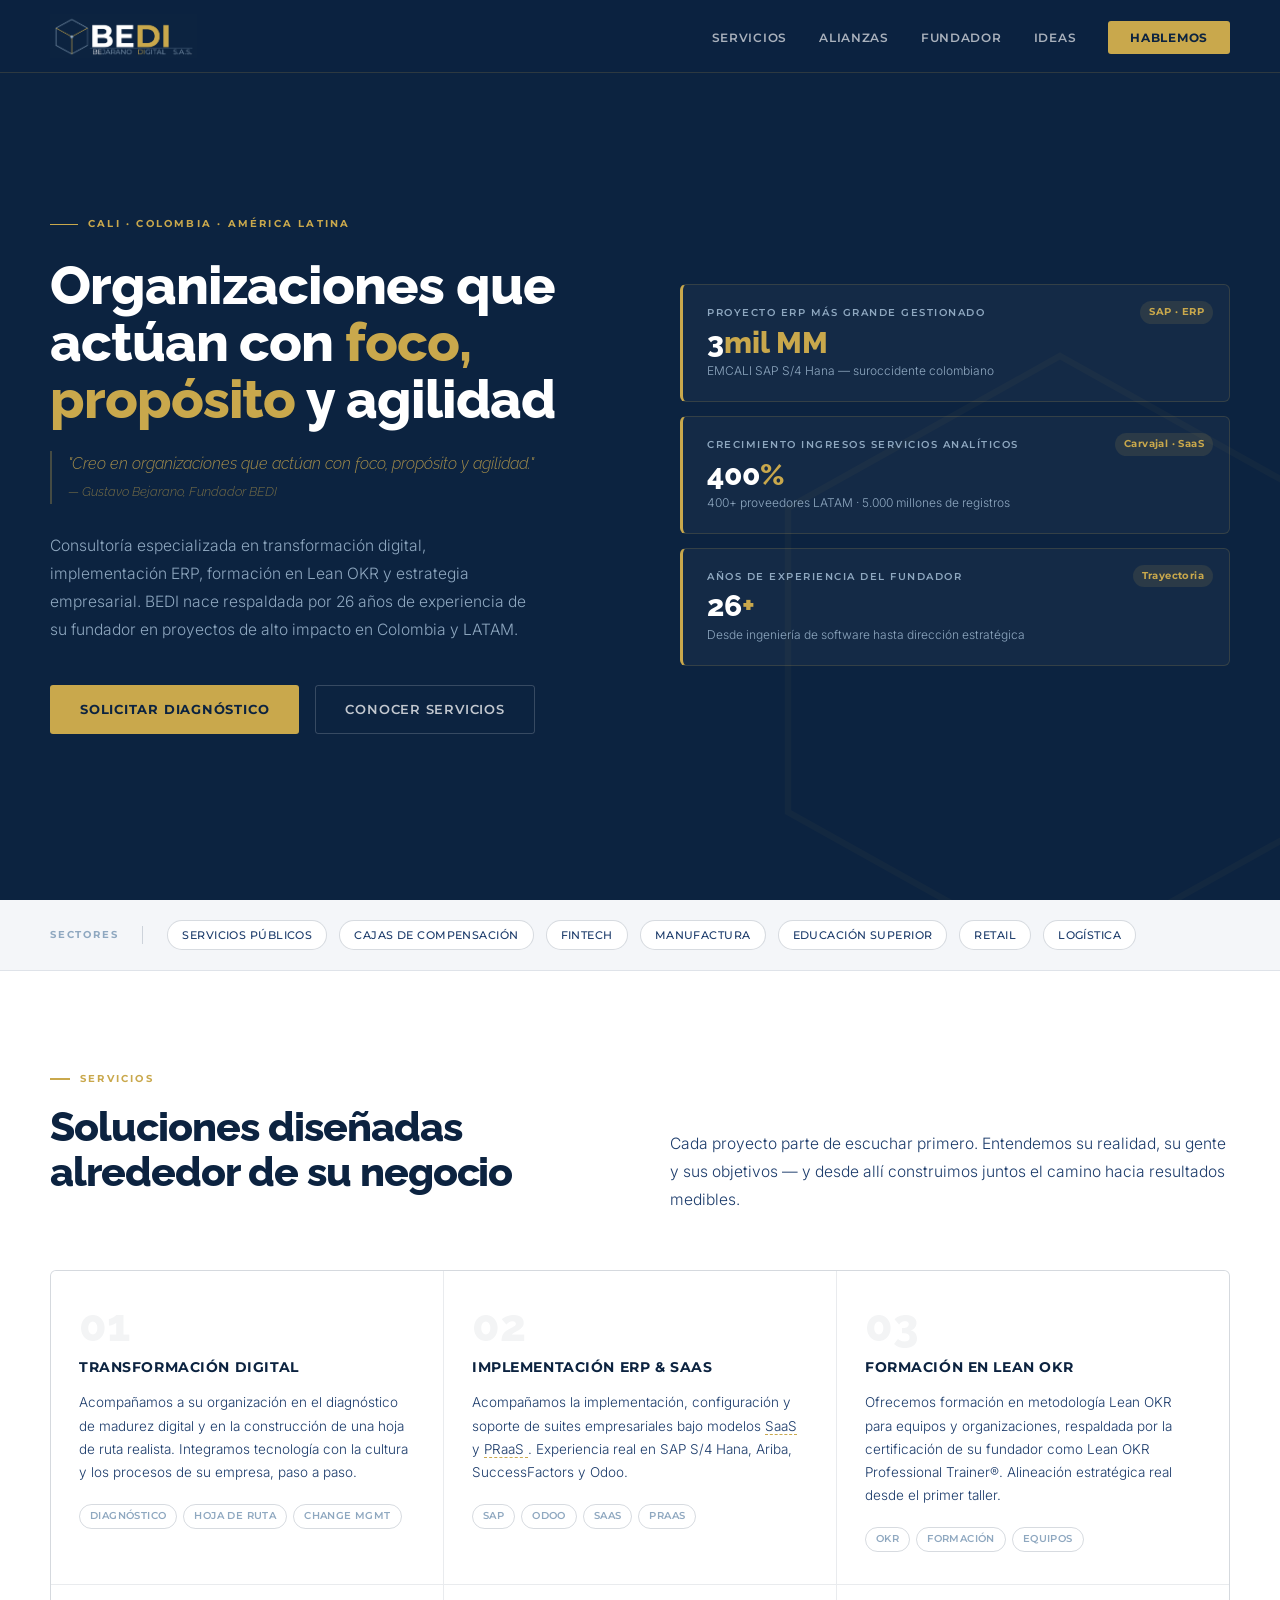
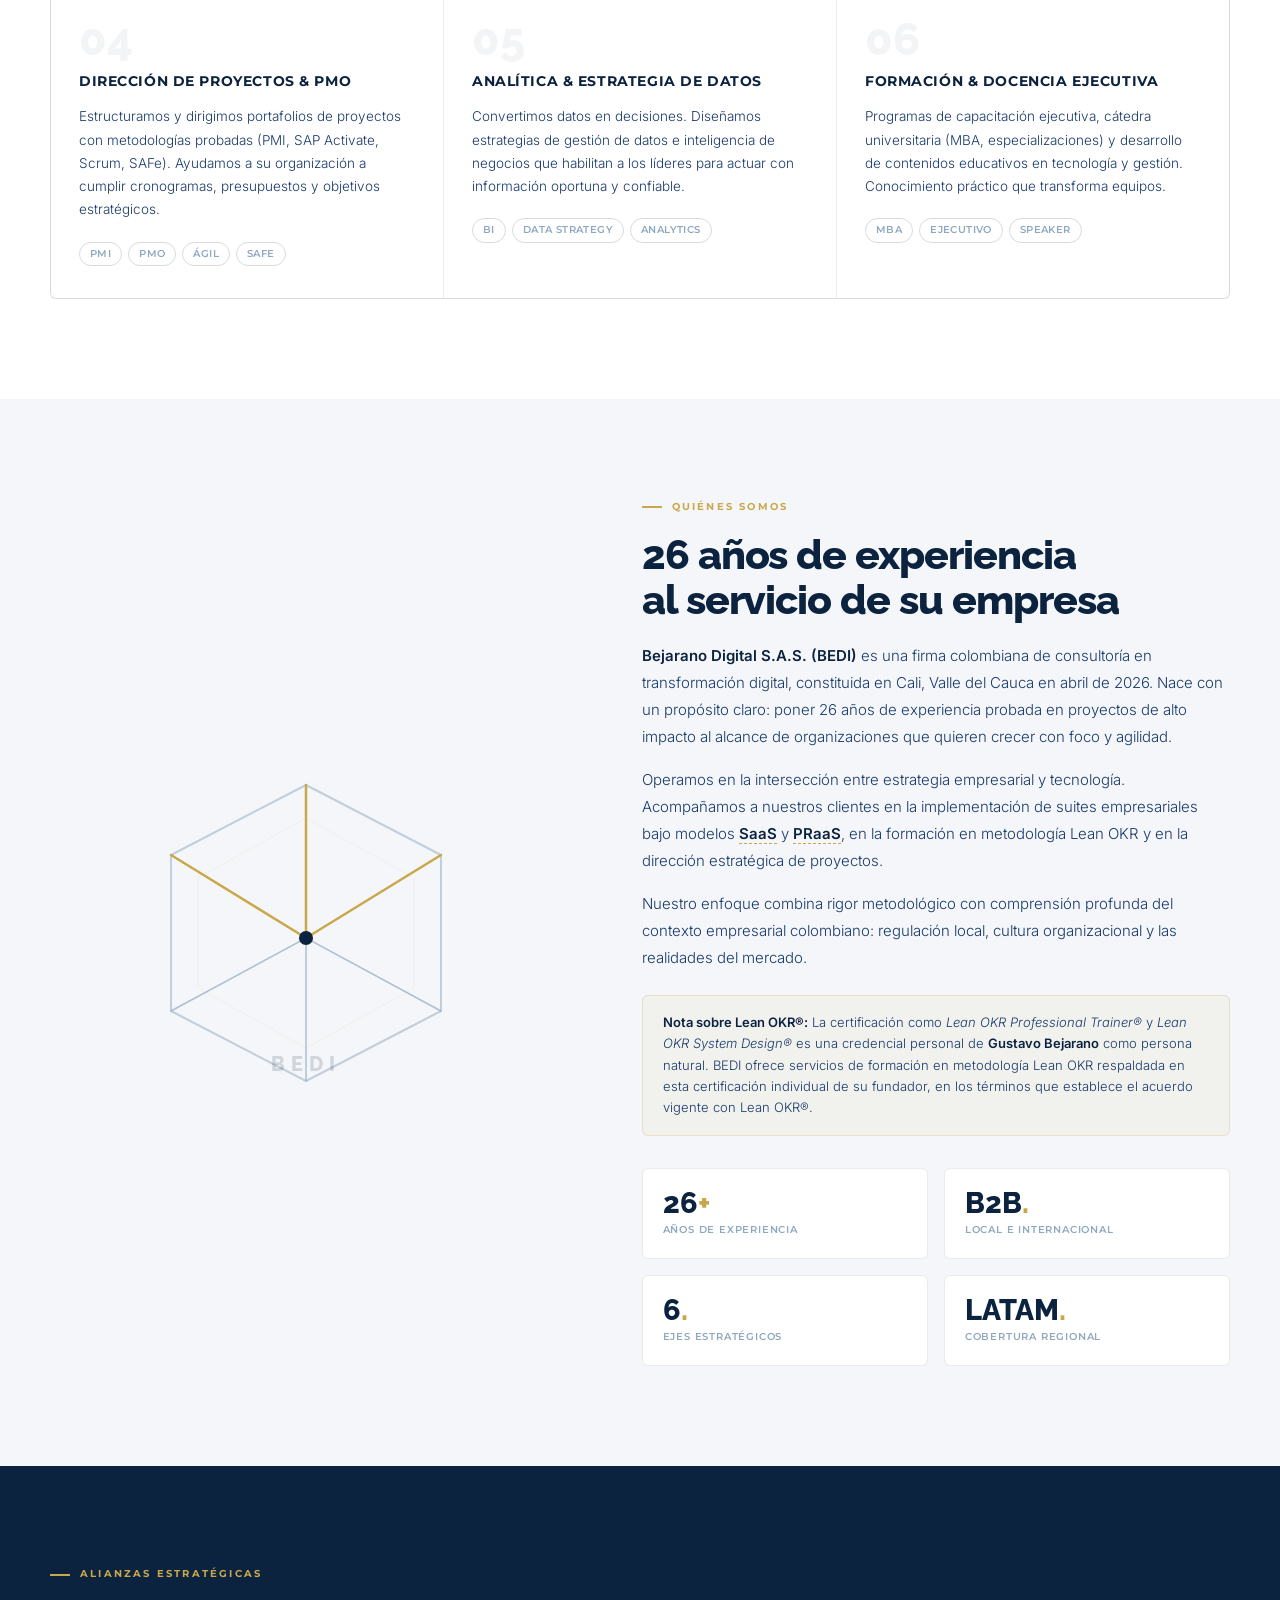
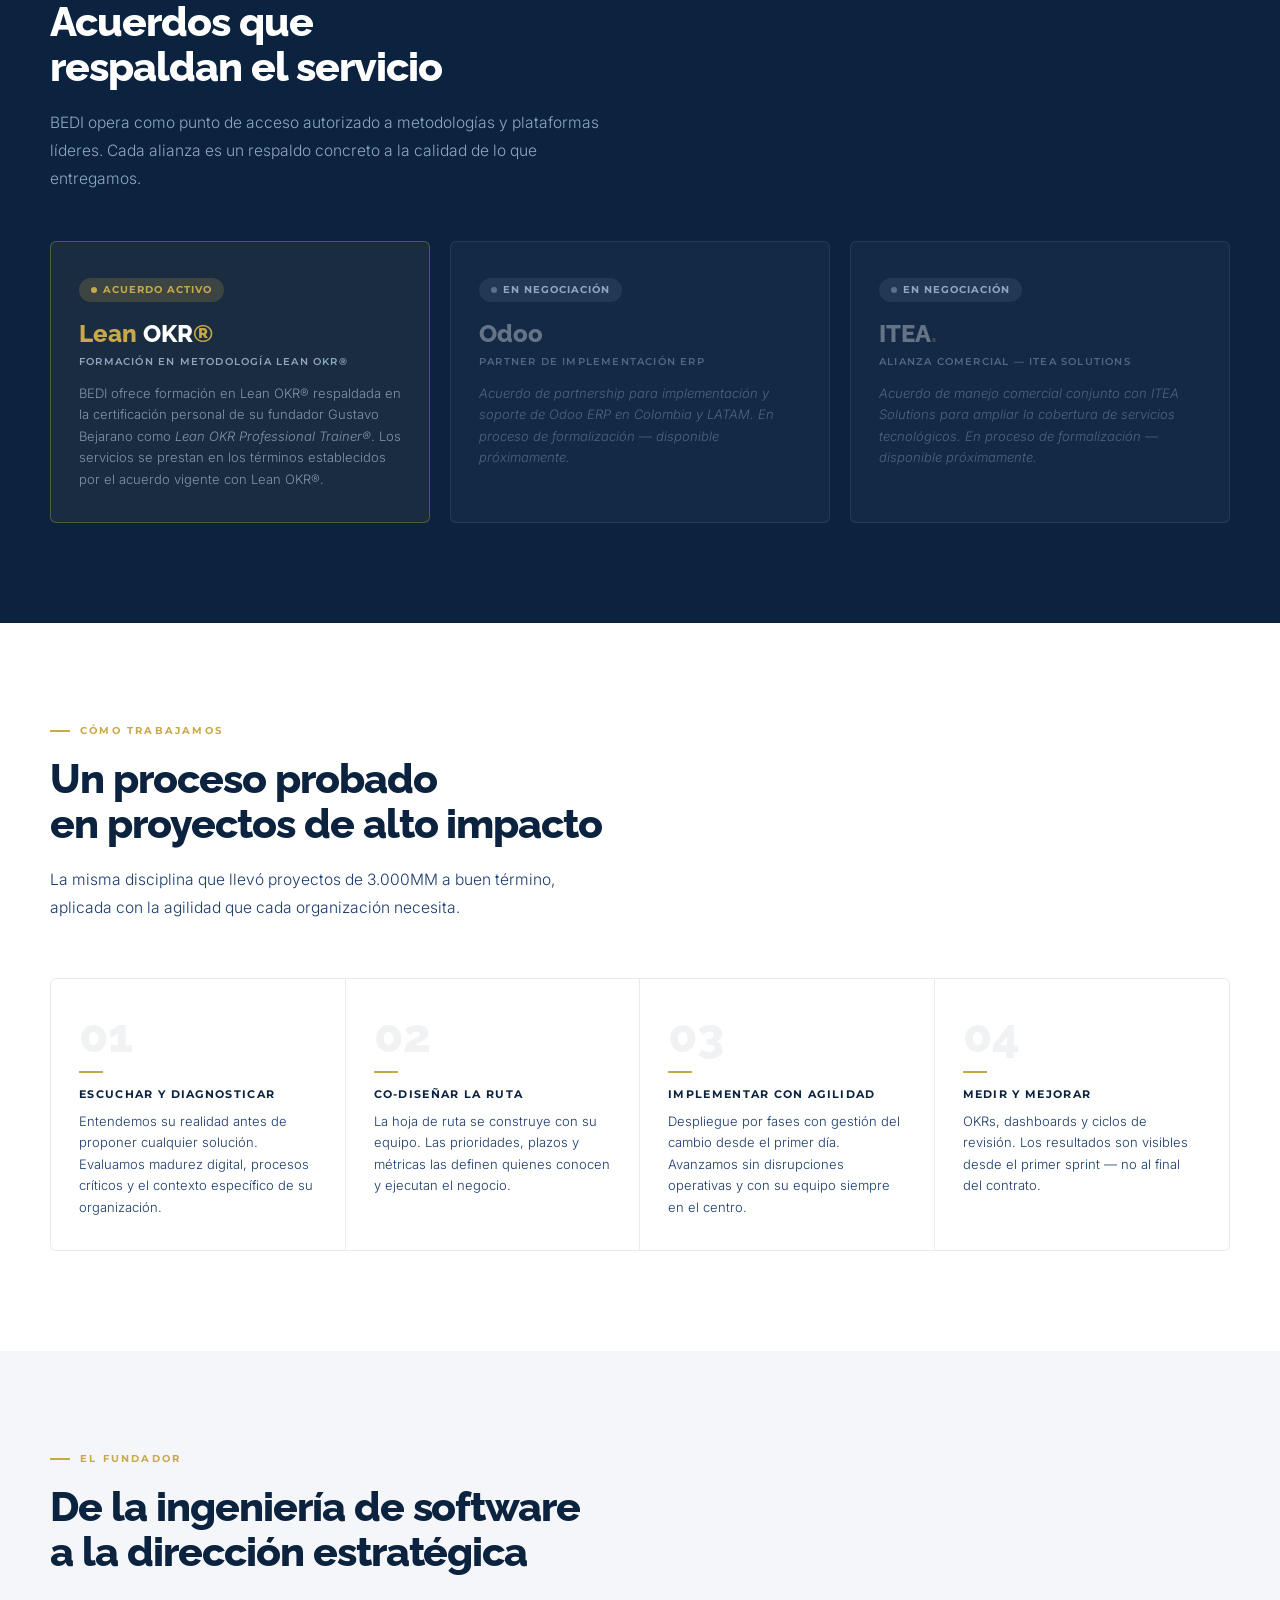
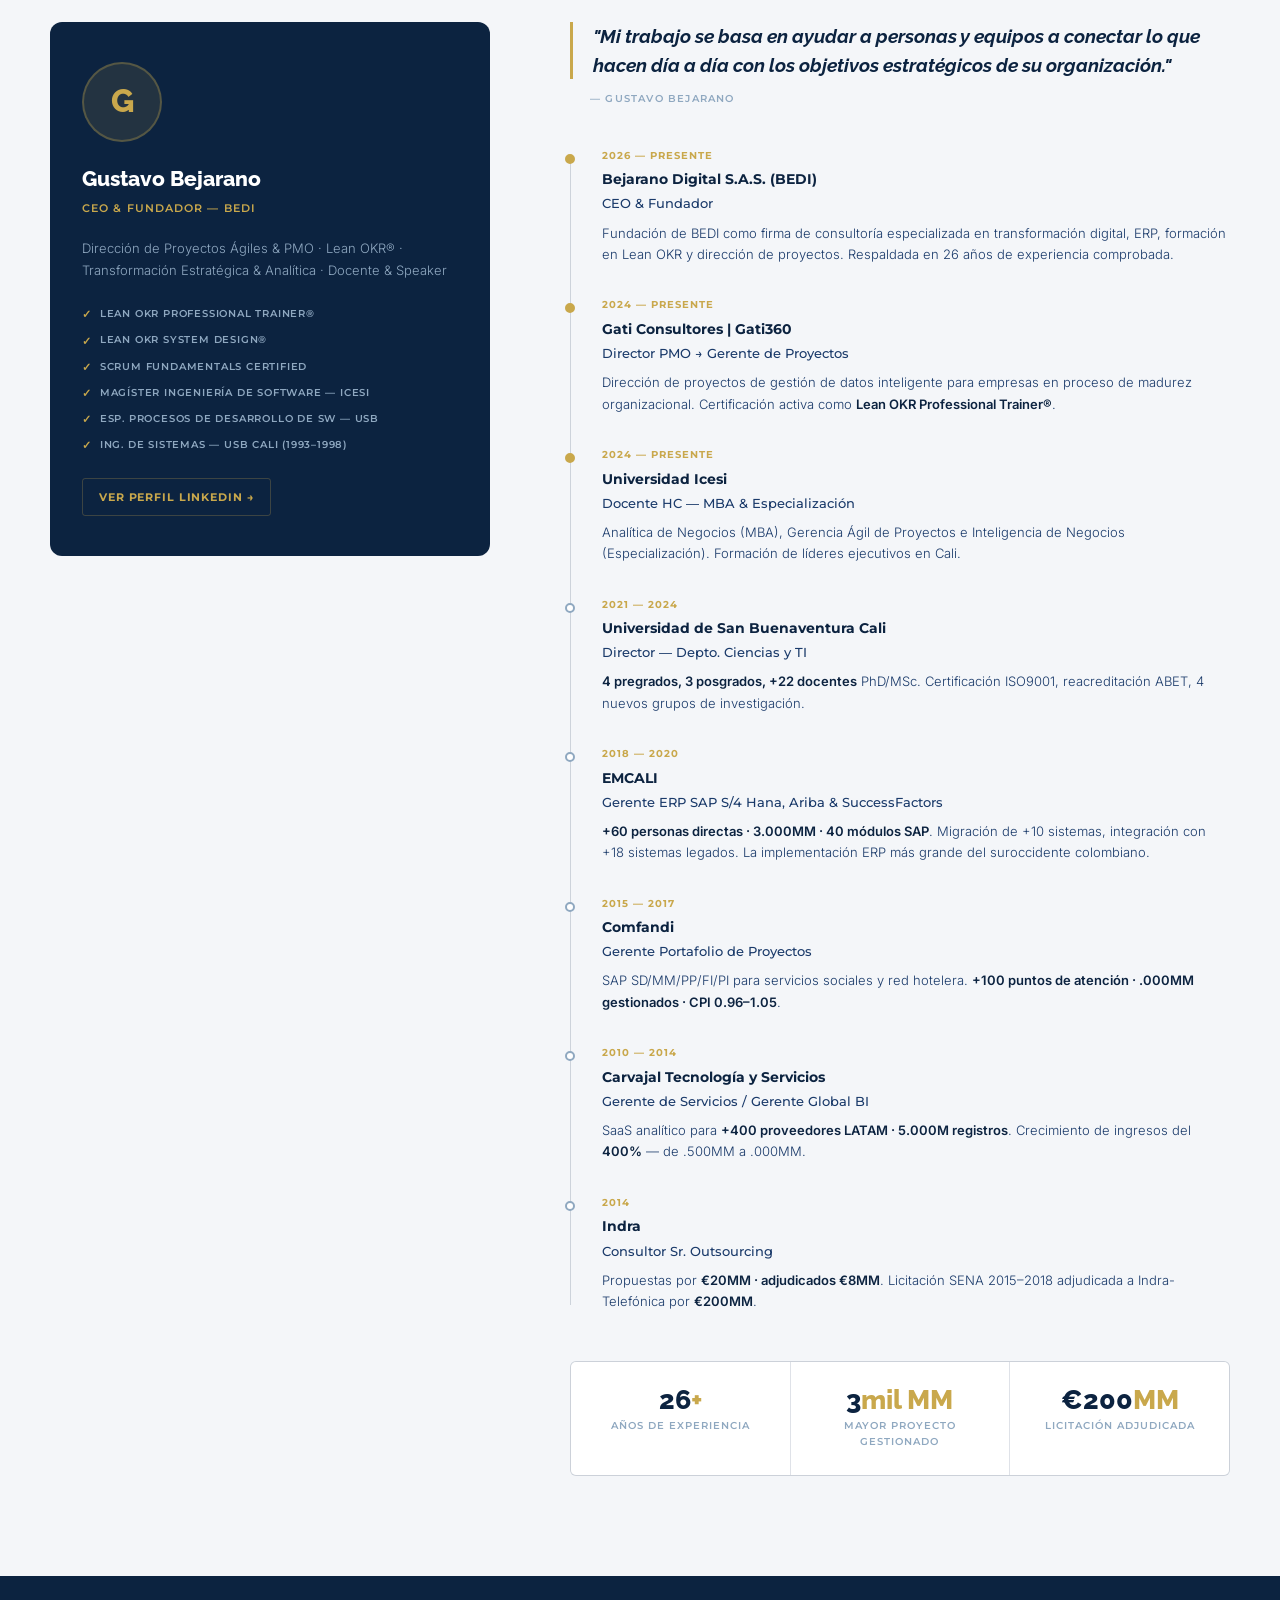
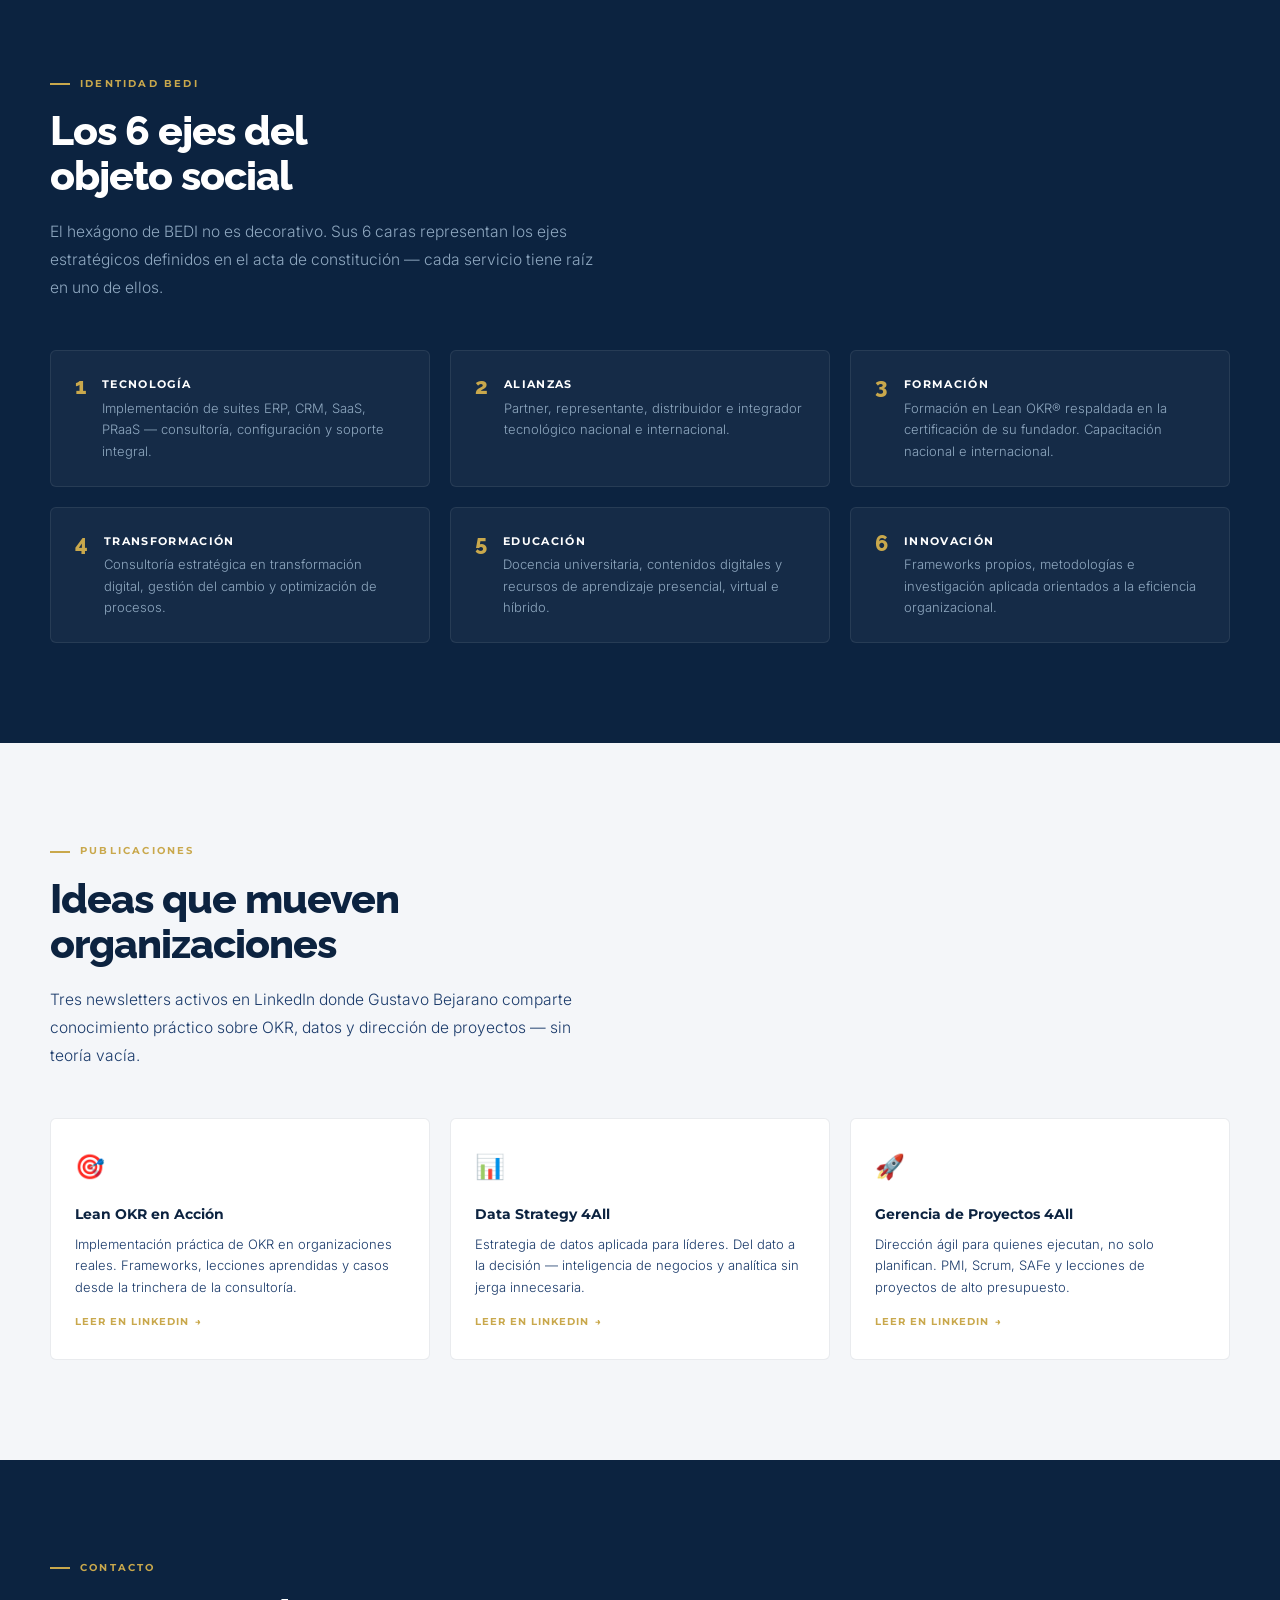
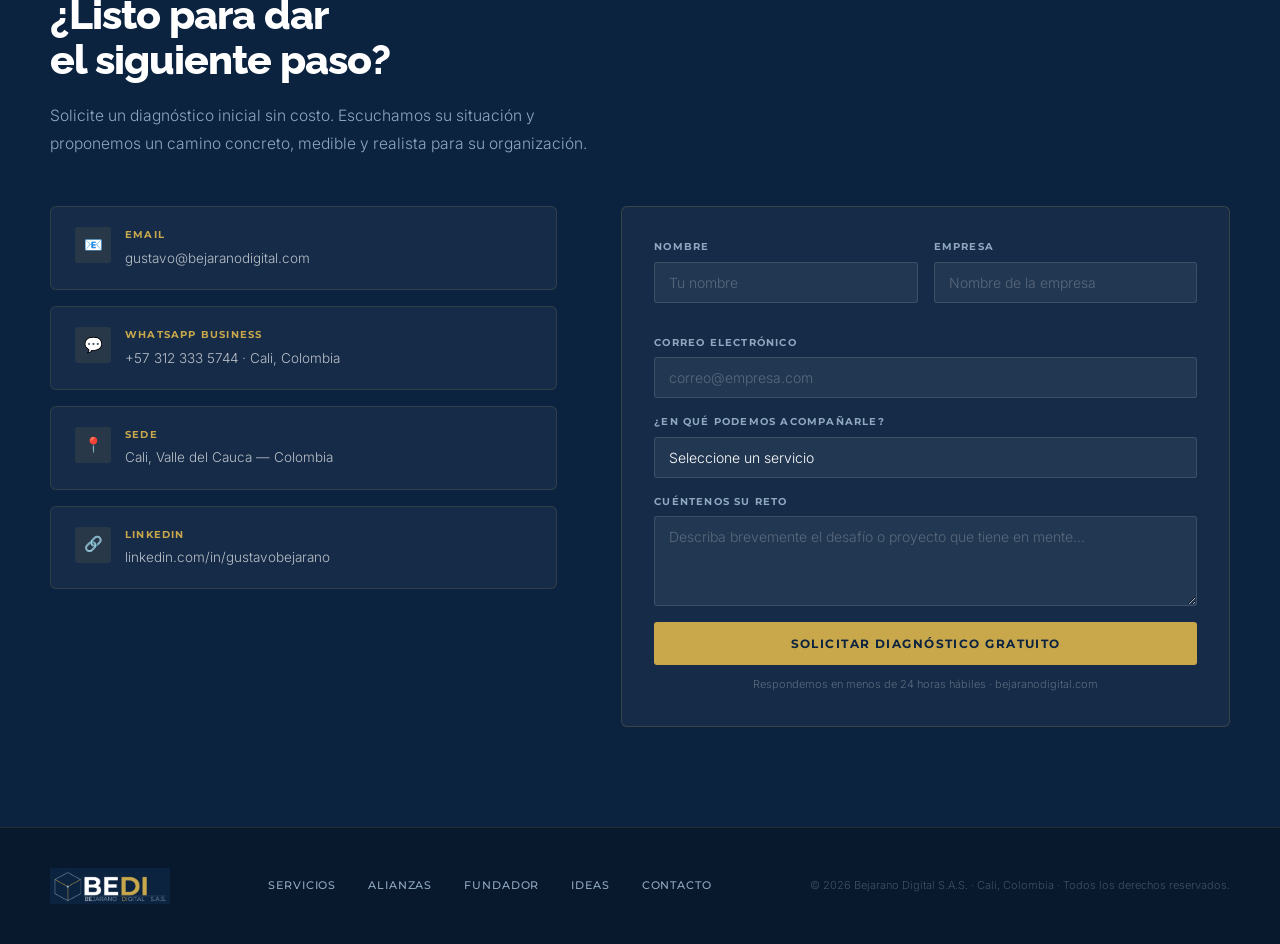
<file: Release/2026.04.28-Index.html>
<!DOCTYPE html>
<html lang="es" prefix="og: https://ogp.me/ns#">
<head>
  <meta charset="UTF-8">
  <meta name="viewport" content="width=device-width, initial-scale=1.0">
  <title>Bejarano Digital | Transformación Digital & Consultoría ERP · Cali, Colombia</title>
  <meta name="description" content="Consultores en transformación digital, ERP, Lean OKR y estrategia empresarial. Respaldados por 26+ años de experiencia de su fundador Gustavo Bejarano. Cali, Colombia y LATAM.">
  <meta name="keywords" content="transformación digital Cali, consultoría ERP Colombia, Lean OKR, SAP implementación Colombia, Bejarano Digital, BEDI, Gustavo Bejarano, SaaS Colombia, PRaaS">
  <meta name="author" content="Bejarano Digital S.A.S.">
  <meta name="robots" content="index, follow, max-image-preview:large, max-snippet:-1, max-video-preview:-1">
  <link rel="canonical" href="https://www.bejaranodigital.com/">
  <meta name="geo.region" content="CO-VAC">
  <meta name="geo.placename" content="Cali, Valle del Cauca, Colombia">
  <meta property="og:type" content="website">
  <meta property="og:url" content="https://www.bejaranodigital.com/">
  <meta property="og:title" content="Bejarano Digital | Transformación Digital & Consultoría ERP">
  <meta property="og:description" content="Consultoría en transformación digital, ERP y Lean OKR. Colombia y América Latina.">
  <meta property="og:image" content="https://www.bejaranodigital.com/og-image.jpg">
  <meta property="og:locale" content="es_CO">
  <meta property="og:site_name" content="Bejarano Digital">
  <meta name="twitter:card" content="summary_large_image">
  <script type="application/ld+json">
  {
    "@context": "https://schema.org",
    "@type": "ProfessionalService",
    "name": "Bejarano Digital S.A.S.",
    "alternateName": ["BEDI", "Bejarano Digital"],
    "url": "https://www.bejaranodigital.com",
    "description": "Consultoría en transformación digital, implementación ERP, Lean OKR y estrategia empresarial. Colombia y LATAM.",
    "address": {"@type":"PostalAddress","addressLocality":"Cali","addressRegion":"Valle del Cauca","addressCountry":"CO"},
    "foundingDate": "2026",
    "legalName": "Bejarano Digital S.A.S.",
    "founder": {
      "@type": "Person",
      "name": "Gustavo Alonso Bejarano",
      "jobTitle": "CEO & Representante Legal",
      "sameAs": "https://www.linkedin.com/in/gustavobejarano/"
    }
  }
  </script>
  <link rel="preconnect" href="https://fonts.googleapis.com">
  <link rel="preconnect" href="https://fonts.gstatic.com" crossorigin>
  <link href="https://fonts.googleapis.com/css2?family=Raleway:wght@300;400;600;700;800&family=Montserrat:wght@400;500;600;700&family=Inter:wght@300;400;500&display=swap" rel="stylesheet">
  <style>
    /* ══ BEDI BRAND TOKENS — Manual oficial v1 ══ */
    :root {
      --azul-noche:  #0C2340;
      --dorado:      #C9A84C;
      --blanco:      #FFFFFF;
      --gris-perla:  #F4F6F9;
      --azul-medio:  #1A3A6A;
      --azul-niebla: #8FA8C0;
      --font-display:'Raleway', sans-serif;
      --font-heading:'Montserrat', sans-serif;
      --font-body:   'Inter', sans-serif;
      --max-w:1180px;
      --r-sm:3px; --r-md:6px; --r-lg:12px;
      --border:rgba(12,35,64,0.09);
      --border-md:rgba(12,35,64,0.16);
    }
    *,*::before,*::after{box-sizing:border-box;margin:0;padding:0}
    html{scroll-behavior:smooth}
    body{font-family:var(--font-body);background:var(--blanco);color:var(--azul-noche);font-size:16px;line-height:1.65;-webkit-font-smoothing:antialiased}

    /* ══ NAV ══ */
    nav{position:fixed;top:0;left:0;right:0;z-index:100;background:rgba(12,35,64,0.97);backdrop-filter:blur(14px);border-bottom:1px solid rgba(201,168,76,0.18);padding:0 2rem}
    .nav-inner{max-width:var(--max-w);margin:0 auto;display:flex;align-items:center;justify-content:space-between;height:72px}
    /* Logo horizontal oficial — imagen embebida, sin manipulación */
    .nav-logo img{height:44px;width:auto;display:block}
    .nav-links{display:flex;gap:2rem;list-style:none;align-items:center}
    .nav-links a{font-family:var(--font-heading);font-size:12px;font-weight:600;color:rgba(255,255,255,0.65);text-decoration:none;letter-spacing:0.06em;text-transform:uppercase;transition:color .2s}
    .nav-links a:hover{color:var(--dorado)}
    .nav-cta{background:var(--dorado)!important;color:var(--azul-noche)!important;padding:9px 22px!important;border-radius:var(--r-sm)!important;font-weight:700!important}
    .nav-cta:hover{background:#b8963e!important}

    /* ══ HERO ══ */
    #hero{min-height:100vh;background:var(--azul-noche);display:flex;align-items:center;padding:130px 2rem 80px;position:relative;overflow:hidden}
    #hero::after{content:'';position:absolute;right:-100px;bottom:-80px;width:640px;height:640px;pointer-events:none;opacity:0.035;background:url("data:image/svg+xml,%3Csvg viewBox='0 0 200 200' xmlns='http://www.w3.org/2000/svg'%3E%3Cpolygon points='100,5 185,52.5 185,147.5 100,195 15,147.5 15,52.5' fill='none' stroke='%23C9A84C' stroke-width='2'/%3E%3C/svg%3E") center/contain no-repeat}
    .hero-grid{max-width:var(--max-w);margin:0 auto;width:100%;display:grid;grid-template-columns:1fr 1fr;gap:5rem;align-items:center;position:relative;z-index:1}
    .hero-eyebrow{font-family:var(--font-heading);font-size:10px;font-weight:700;letter-spacing:0.22em;text-transform:uppercase;color:var(--dorado);display:flex;align-items:center;gap:10px;margin-bottom:1.5rem}
    .hero-eyebrow::before{content:'';display:block;width:28px;height:1px;background:var(--dorado)}
    h1{font-family:var(--font-display);font-size:clamp(2.5rem,4.2vw,3.7rem);font-weight:800;line-height:1.06;letter-spacing:-0.02em;color:var(--blanco);margin-bottom:1.5rem}
    h1 em{color:var(--dorado);font-style:normal}
    .hero-quote{font-family:var(--font-display);font-size:1rem;font-weight:300;font-style:italic;color:rgba(201,168,76,0.8);border-left:2px solid rgba(201,168,76,0.3);padding-left:1rem;margin-bottom:1.75rem;line-height:1.65}
    .hero-lead{font-size:.975rem;font-weight:300;color:var(--azul-niebla);line-height:1.8;margin-bottom:2.5rem;max-width:480px}
    .hero-actions{display:flex;gap:1rem;flex-wrap:wrap}
    .btn-primary{background:var(--dorado);color:var(--azul-noche);padding:14px 30px;border-radius:var(--r-sm);font-family:var(--font-heading);font-weight:700;font-size:13px;letter-spacing:0.06em;text-transform:uppercase;text-decoration:none;display:inline-block;transition:background .2s,transform .15s}
    .btn-primary:hover{background:#b8963e;transform:translateY(-1px)}
    .btn-ghost{background:transparent;color:rgba(255,255,255,0.75);padding:13px 29px;border-radius:var(--r-sm);border:1px solid rgba(255,255,255,0.18);font-family:var(--font-heading);font-weight:600;font-size:13px;letter-spacing:0.06em;text-transform:uppercase;text-decoration:none;display:inline-block;transition:border-color .2s,color .2s}
    .btn-ghost:hover{border-color:var(--dorado);color:var(--dorado)}
    .hero-metrics{display:flex;flex-direction:column;gap:14px}
    .metric-card{background:rgba(255,255,255,0.035);border:1px solid rgba(201,168,76,0.18);border-left:3px solid var(--dorado);border-radius:var(--r-md);padding:1.25rem 1.5rem;position:relative}
    .metric-label{font-family:var(--font-heading);font-size:10px;font-weight:600;letter-spacing:0.15em;text-transform:uppercase;color:var(--azul-niebla);margin-bottom:5px}
    .metric-value{font-family:var(--font-display);font-size:1.9rem;font-weight:800;color:var(--blanco);line-height:1}
    .metric-value span{color:var(--dorado)}
    .metric-sub{font-size:12px;color:var(--azul-niebla);margin-top:4px;font-weight:300}
    .metric-tag{position:absolute;top:1rem;right:1rem;background:rgba(201,168,76,0.12);color:var(--dorado);font-family:var(--font-heading);font-size:10px;font-weight:700;padding:3px 9px;border-radius:99px;letter-spacing:0.04em}

    /* ══ SECTORES BAR ══ */
    #sectores{background:var(--gris-perla);border-bottom:1px solid var(--border);padding:1.25rem 2rem}
    .sectores-inner{max-width:var(--max-w);margin:0 auto;display:flex;align-items:center;gap:1.5rem;flex-wrap:wrap}
    .sectores-label{font-family:var(--font-heading);font-size:10px;font-weight:700;letter-spacing:0.18em;text-transform:uppercase;color:var(--azul-niebla);white-space:nowrap}
    .sectores-divider{width:1px;height:18px;background:var(--border-md)}
    .sectores-pills{display:flex;gap:.75rem;flex-wrap:wrap}
    .sector-pill{font-family:var(--font-heading);font-size:11px;font-weight:500;color:var(--azul-medio);letter-spacing:0.04em;text-transform:uppercase;padding:5px 14px;border:1px solid var(--border-md);border-radius:99px;background:var(--blanco)}

    /* ══ SECTION BASE ══ */
    section{padding:100px 2rem}
    .section-inner{max-width:var(--max-w);margin:0 auto}
    .section-eyebrow{font-family:var(--font-heading);font-size:10px;font-weight:700;letter-spacing:0.22em;text-transform:uppercase;color:var(--dorado);margin-bottom:1rem;display:flex;align-items:center;gap:10px}
    .section-eyebrow::before{content:'';display:block;width:20px;height:2px;background:var(--dorado)}
    h2{font-family:var(--font-display);font-size:clamp(1.9rem,3.2vw,2.7rem);font-weight:800;letter-spacing:-0.025em;line-height:1.1;color:var(--azul-noche);margin-bottom:1.25rem}
    .section-lead{font-family:var(--font-body);font-size:.975rem;font-weight:300;color:var(--azul-medio);max-width:560px;line-height:1.8}

    /* ══ SERVICIOS ══ */
    #servicios{background:var(--blanco)}
    .services-header{display:flex;justify-content:space-between;align-items:flex-end;margin-bottom:3.5rem;flex-wrap:wrap;gap:2rem}
    .services-grid{display:grid;grid-template-columns:repeat(3,1fr);gap:1px;background:var(--border);border:1px solid var(--border);border-radius:var(--r-md);overflow:hidden}
    .service-card{background:var(--blanco);padding:2rem 1.75rem;position:relative;transition:background .2s}
    .service-card:hover{background:var(--gris-perla)}
    .service-card::after{content:'';position:absolute;bottom:0;left:0;right:0;height:2px;background:var(--dorado);transform:scaleX(0);transition:transform .25s;transform-origin:left}
    .service-card:hover::after{transform:scaleX(1)}
    .svc-num{font-family:var(--font-display);font-size:2.8rem;font-weight:800;color:rgba(12,35,64,0.05);line-height:1;margin-bottom:.5rem}
    h3{font-family:var(--font-heading);font-size:.9rem;font-weight:700;color:var(--azul-noche);margin-bottom:.75rem;letter-spacing:0.04em;text-transform:uppercase}
    .svc-desc{font-size:13.5px;color:var(--azul-medio);line-height:1.72;margin-bottom:1.25rem;font-weight:300}
    /* Tooltips de conceptos técnicos */
    .concepto{border-bottom:1px dashed var(--dorado);cursor:help;position:relative;display:inline}
    .concepto-tip{display:none;position:absolute;bottom:calc(100% + 8px);left:50%;transform:translateX(-50%);background:var(--azul-noche);color:var(--blanco);font-size:11px;font-weight:400;line-height:1.5;padding:8px 12px;border-radius:var(--r-md);white-space:nowrap;min-width:220px;max-width:280px;white-space:normal;z-index:50;border:1px solid rgba(201,168,76,0.3);font-family:var(--font-body);font-style:normal}
    .concepto-tip::after{content:'';position:absolute;top:100%;left:50%;transform:translateX(-50%);border:5px solid transparent;border-top-color:var(--azul-noche)}
    .concepto:hover .concepto-tip{display:block}
    .svc-tags{display:flex;gap:6px;flex-wrap:wrap}
    .stag{font-family:var(--font-heading);font-size:10px;font-weight:600;padding:3px 10px;border-radius:99px;letter-spacing:0.04em;border:1px solid var(--border-md);color:var(--azul-niebla);text-transform:uppercase}

    /* ══ SOBRE NOSOTROS ══ */
    #sobre{background:var(--gris-perla)}
    .sobre-grid{display:grid;grid-template-columns:1fr 1.15fr;gap:5rem;align-items:center}
    /* Hexágono ilustrativo grande — reconstruido fiel al logo aprobado */
    .sobre-hex-wrap{display:flex;align-items:center;justify-content:center;padding:2rem}
    .sobre-text p{font-size:15px;color:var(--azul-medio);line-height:1.8;margin-bottom:1rem;font-weight:300}
    .sobre-text strong{color:var(--azul-noche);font-weight:600}
    .sobre-stats{display:grid;grid-template-columns:1fr 1fr;gap:1rem;margin-top:2rem}
    .stat-card{background:var(--blanco);border-radius:var(--r-md);padding:1.25rem;border:1px solid var(--border)}
    .stat-val{font-family:var(--font-display);font-size:1.8rem;font-weight:800;color:var(--azul-noche);line-height:1}
    .stat-val span{color:var(--dorado)}
    .stat-lbl{font-family:var(--font-heading);font-size:10px;font-weight:600;color:var(--azul-niebla);margin-top:4px;text-transform:uppercase;letter-spacing:0.08em}
    /* Nota aclaratoria Lean OKR */
    .nota-legal{background:rgba(201,168,76,0.06);border:1px solid rgba(201,168,76,0.25);border-radius:var(--r-md);padding:1rem 1.25rem;margin-top:1.5rem;font-size:13px;color:var(--azul-medio);line-height:1.65;font-weight:300}
    .nota-legal strong{color:var(--azul-noche);font-weight:600}

    /* ══ ALIANZAS ══ */
    #alianzas{background:var(--azul-noche)}
    #alianzas h2{color:var(--blanco)}
    #alianzas .section-lead{color:var(--azul-niebla)}
    .alianzas-grid{display:grid;grid-template-columns:repeat(3,1fr);gap:1.25rem;margin-top:3rem}
    .alianza-card{border-radius:var(--r-md);padding:2rem 1.75rem;position:relative;border:1px solid}
    .alianza-card.activo{background:rgba(201,168,76,0.07);border-color:rgba(201,168,76,0.35)}
    .alianza-card.proceso{background:rgba(255,255,255,0.03);border-color:rgba(255,255,255,0.08)}
    .alianza-badge{display:inline-flex;align-items:center;gap:6px;font-family:var(--font-heading);font-size:10px;font-weight:700;letter-spacing:0.1em;text-transform:uppercase;padding:4px 12px;border-radius:99px;margin-bottom:1.25rem}
    .alianza-badge.activo-badge{background:rgba(201,168,76,0.2);color:var(--dorado)}
    .alianza-badge.activo-badge::before{content:'';display:block;width:6px;height:6px;border-radius:50%;background:var(--dorado)}
    .alianza-badge.proceso-badge{background:rgba(143,168,192,0.12);color:var(--azul-niebla)}
    .alianza-badge.proceso-badge::before{content:'';display:block;width:6px;height:6px;border-radius:50%;background:var(--azul-niebla);opacity:.5}
    .alianza-logo-text{font-family:var(--font-display);font-size:1.5rem;font-weight:800;color:var(--blanco);margin-bottom:.5rem;line-height:1}
    .alianza-logo-text .gold{color:var(--dorado)}
    .alianza-tipo{font-family:var(--font-heading);font-size:10px;font-weight:600;letter-spacing:0.12em;text-transform:uppercase;color:var(--azul-niebla);margin-bottom:.75rem}
    .alianza-desc{font-size:13px;color:rgba(143,168,192,0.85);line-height:1.65;font-weight:300}
    .alianza-desc.proceso-text{opacity:.55;font-style:italic}

    /* ══ PROCESO ══ */
    #proceso{background:var(--blanco)}
    .proceso-steps{display:grid;grid-template-columns:repeat(4,1fr);gap:0;margin-top:3.5rem;border:1px solid var(--border);border-radius:var(--r-md);overflow:hidden}
    .proceso-step{padding:2rem 1.75rem;border-right:1px solid var(--border)}
    .proceso-step:last-child{border-right:none}
    .paso-num{font-family:var(--font-display);font-size:3rem;font-weight:800;color:rgba(12,35,64,0.06);line-height:1;margin-bottom:.75rem}
    .paso-line{width:24px;height:2px;background:var(--dorado);margin-bottom:.75rem}
    .paso-title{font-family:var(--font-heading);font-size:11px;font-weight:700;color:var(--azul-noche);letter-spacing:0.12em;text-transform:uppercase;margin-bottom:.5rem}
    .paso-desc{font-size:13px;color:var(--azul-medio);line-height:1.65;font-weight:300}

    /* ══ FUNDADOR ══ */
    #fundador{background:var(--gris-perla)}
    .fundador-grid{display:grid;grid-template-columns:1fr 1.5fr;gap:5rem;align-items:start;margin-top:3rem}
    .fundador-card{background:var(--azul-noche);border-radius:var(--r-lg);padding:2.5rem 2rem;position:sticky;top:90px}
    .fundador-avatar{width:80px;height:80px;border-radius:50%;background:rgba(201,168,76,0.12);border:2px solid rgba(201,168,76,0.3);display:flex;align-items:center;justify-content:center;margin-bottom:1.25rem;font-family:var(--font-display);font-size:2rem;font-weight:800;color:var(--dorado)}
    .fundador-nombre{font-family:var(--font-display);font-size:1.3rem;font-weight:800;color:var(--blanco);margin-bottom:3px}
    .fundador-titulo{font-family:var(--font-heading);font-size:11px;font-weight:600;letter-spacing:0.1em;text-transform:uppercase;color:var(--dorado);margin-bottom:1.25rem}
    .fundador-headline{font-size:13px;color:var(--azul-niebla);line-height:1.7;font-weight:300;margin-bottom:1.5rem}
    .fundador-certs{display:flex;flex-direction:column;gap:8px}
    .cert-badge{display:flex;align-items:center;gap:8px;font-family:var(--font-heading);font-size:10px;font-weight:600;letter-spacing:0.08em;text-transform:uppercase;color:var(--azul-niebla)}
    .cert-badge::before{content:'✓';color:var(--dorado);font-size:11px;font-weight:800}
    .fundador-linkedin{display:inline-flex;align-items:center;gap:8px;margin-top:1.5rem;font-family:var(--font-heading);font-size:11px;font-weight:700;letter-spacing:0.08em;text-transform:uppercase;color:var(--dorado);text-decoration:none;border:1px solid rgba(201,168,76,0.25);padding:9px 16px;border-radius:var(--r-sm);transition:background .2s}
    .fundador-linkedin:hover{background:rgba(201,168,76,0.1)}
    .trayectoria{display:flex;flex-direction:column;gap:0}
    .tray-quote{font-family:var(--font-display);font-size:1.2rem;font-weight:700;font-style:italic;color:var(--azul-noche);line-height:1.5;border-left:3px solid var(--dorado);padding-left:1.25rem;margin-bottom:.75rem}
    .tray-quote-attr{font-family:var(--font-heading);font-size:10px;font-weight:600;letter-spacing:0.12em;text-transform:uppercase;color:var(--azul-niebla);padding-left:1.25rem;margin-bottom:2.5rem}
    .timeline{display:flex;flex-direction:column;gap:0;position:relative}
    .timeline::before{content:'';position:absolute;left:0;top:8px;bottom:8px;width:1px;background:var(--border-md)}
    .tl-item{padding:0 0 2rem 2rem;position:relative}
    .tl-item:last-child{padding-bottom:0}
    .tl-dot{position:absolute;left:-5px;top:6px;width:10px;height:10px;border-radius:50%;background:var(--blanco);border:2px solid var(--azul-niebla)}
    .tl-dot.gold{border-color:var(--dorado);background:var(--dorado)}
    .tl-date{font-family:var(--font-heading);font-size:10px;font-weight:700;letter-spacing:0.1em;text-transform:uppercase;color:var(--dorado);margin-bottom:4px}
    .tl-empresa{font-family:var(--font-heading);font-size:.875rem;font-weight:700;color:var(--azul-noche);margin-bottom:2px}
    .tl-rol{font-family:var(--font-heading);font-size:.8rem;font-weight:500;color:var(--azul-medio);margin-bottom:.5rem}
    .tl-logro{font-size:13px;color:var(--azul-medio);line-height:1.65;font-weight:300}
    .tl-logro strong{color:var(--azul-noche);font-weight:600}
    .impacto-grid{display:grid;grid-template-columns:repeat(3,1fr);gap:1px;background:var(--border);border:1px solid var(--border);border-radius:var(--r-md);overflow:hidden;margin-top:3rem}
    .impacto-item{background:var(--blanco);padding:1.5rem;text-align:center}
    .impacto-num{font-family:var(--font-display);font-size:1.7rem;font-weight:800;color:var(--azul-noche);line-height:1}
    .impacto-num span{color:var(--dorado)}
    .impacto-lbl{font-family:var(--font-heading);font-size:10px;font-weight:600;letter-spacing:0.1em;text-transform:uppercase;color:var(--azul-niebla);margin-top:5px}

    /* ══ 6 EJES ══ */
    #ejes{background:var(--azul-noche)}
    #ejes h2{color:var(--blanco)}
    #ejes .section-lead{color:var(--azul-niebla)}
    .ejes-grid{display:grid;grid-template-columns:repeat(3,1fr);gap:1.25rem;margin-top:3rem}
    .eje-card{background:rgba(255,255,255,0.04);border:1px solid rgba(255,255,255,0.08);border-radius:var(--r-md);padding:1.5rem;display:flex;gap:1rem;align-items:flex-start;transition:border-color .2s}
    .eje-card:hover{border-color:rgba(201,168,76,0.35)}
    .eje-num{font-family:var(--font-display);font-size:1.4rem;font-weight:800;color:var(--dorado);flex-shrink:0;line-height:1}
    .eje-name{font-family:var(--font-heading);font-size:11px;font-weight:700;letter-spacing:0.12em;text-transform:uppercase;color:var(--blanco);margin-bottom:4px}
    .eje-desc{font-size:13px;color:var(--azul-niebla);line-height:1.65;font-weight:300}

    /* ══ NEWSLETTERS ══ */
    #pensamiento{background:var(--gris-perla)}
    .nl-grid{display:grid;grid-template-columns:repeat(3,1fr);gap:1.25rem;margin-top:3rem}
    .nl-card{background:var(--blanco);border:1px solid var(--border);border-radius:var(--r-md);padding:1.75rem 1.5rem;text-decoration:none;display:block;transition:border-color .2s,transform .2s}
    .nl-card:hover{border-color:var(--dorado);transform:translateY(-2px)}
    .nl-icon{font-size:1.5rem;margin-bottom:1rem}
    .nl-name{font-family:var(--font-heading);font-size:.875rem;font-weight:700;color:var(--azul-noche);margin-bottom:.5rem}
    .nl-desc{font-size:13px;color:var(--azul-medio);line-height:1.65;font-weight:300;margin-bottom:1rem}
    .nl-cta{font-family:var(--font-heading);font-size:10px;font-weight:700;letter-spacing:0.1em;text-transform:uppercase;color:var(--dorado);display:flex;align-items:center;gap:6px}
    .nl-cta::after{content:'→'}

    /* ══ CONTACTO ══ */
    #contacto{background:var(--azul-noche)}
    #contacto h2{color:var(--blanco)}
    #contacto .section-lead{color:var(--azul-niebla)}
    #contacto .section-eyebrow{color:var(--dorado)}
    .contacto-grid{display:grid;grid-template-columns:1fr 1.2fr;gap:4rem;margin-top:3rem}
    .contact-methods{display:flex;flex-direction:column;gap:1rem}
    .contact-method{display:flex;align-items:flex-start;gap:14px;padding:1.25rem 1.5rem;background:rgba(255,255,255,0.04);border:1px solid rgba(201,168,76,0.15);border-radius:var(--r-md)}
    .method-icon{width:36px;height:36px;flex-shrink:0;background:rgba(201,168,76,0.1);border-radius:var(--r-sm);display:flex;align-items:center;justify-content:center;font-size:15px}
    .method-title{font-family:var(--font-heading);font-size:10px;font-weight:700;letter-spacing:0.12em;text-transform:uppercase;color:var(--dorado);margin-bottom:3px}
    .method-value{font-size:13.5px;color:rgba(255,255,255,0.7);font-weight:300}
    .contact-form{background:rgba(255,255,255,0.04);border:1px solid rgba(201,168,76,0.2);border-radius:var(--r-md);padding:2rem}
    .form-row{display:grid;grid-template-columns:1fr 1fr;gap:1rem;margin-bottom:1rem}
    .form-group{display:flex;flex-direction:column;gap:6px;margin-bottom:1rem}
    .form-group label{font-family:var(--font-heading);font-size:10px;font-weight:700;letter-spacing:0.12em;text-transform:uppercase;color:var(--azul-niebla)}
    .form-group input,.form-group textarea,.form-group select{padding:11px 14px;background:rgba(255,255,255,0.06);border:1px solid rgba(255,255,255,0.12);border-radius:var(--r-sm);font-family:var(--font-body);font-size:14px;font-weight:300;color:var(--blanco);outline:none;transition:border-color .2s;-webkit-appearance:none}
    .form-group input::placeholder,.form-group textarea::placeholder{color:rgba(255,255,255,0.25)}
    .form-group input:focus,.form-group textarea:focus,.form-group select:focus{border-color:var(--dorado)}
    .form-group select option{background:var(--azul-noche);color:var(--blanco)}
    .form-group textarea{resize:vertical;min-height:90px}
    .btn-submit{width:100%;background:var(--dorado);color:var(--azul-noche);padding:14px;border-radius:var(--r-sm);border:none;font-family:var(--font-heading);font-size:12px;font-weight:700;letter-spacing:0.12em;text-transform:uppercase;cursor:pointer;transition:background .2s}
    .btn-submit:hover{background:#b8963e}
    .form-note{font-size:11px;color:rgba(255,255,255,0.3);text-align:center;margin-top:10px;font-weight:300}

    /* ══ FOOTER ══ */
    footer{background:#08182D;padding:2.5rem 2rem;border-top:1px solid rgba(201,168,76,0.15)}
    .footer-inner{max-width:var(--max-w);margin:0 auto;display:flex;justify-content:space-between;align-items:center;flex-wrap:wrap;gap:1.5rem}
    .footer-logo img{height:36px;width:auto;display:block}
    .footer-links{display:flex;gap:2rem}
    .footer-links a{font-family:var(--font-heading);font-size:11px;font-weight:500;color:var(--azul-niebla);text-decoration:none;letter-spacing:0.08em;text-transform:uppercase;transition:color .2s}
    .footer-links a:hover{color:var(--dorado)}
    .footer-legal{font-size:11px;color:rgba(143,168,192,0.4);font-weight:300}

    /* ══ RESPONSIVE ══ */
    @media(max-width:960px){
      .hero-grid,.sobre-grid,.contacto-grid,.fundador-grid{grid-template-columns:1fr;gap:3rem}
      .hero-metrics{display:none}
      .sobre-hex-wrap{display:none}
      .fundador-card{position:static}
      .services-grid,.ejes-grid,.nl-grid,.alianzas-grid{grid-template-columns:1fr 1fr}
      .proceso-steps,.impacto-grid{grid-template-columns:1fr 1fr}
    }
    @media(max-width:640px){
      section{padding:60px 1.25rem}
      nav{padding:0 1.25rem}
      .nav-links{display:none}
      .services-grid,.ejes-grid,.nl-grid,.alianzas-grid{grid-template-columns:1fr}
      .form-row{grid-template-columns:1fr}
      .proceso-steps,.impacto-grid,.sobre-stats{grid-template-columns:1fr 1fr}
    }
    @keyframes fadeUp{from{opacity:0;transform:translateY(20px)}to{opacity:1;transform:translateY(0)}}
    .hero-content>*{animation:fadeUp .65s ease both}
    .hero-content>*:nth-child(1){animation-delay:.10s}
    .hero-content>*:nth-child(2){animation-delay:.20s}
    .hero-content>*:nth-child(3){animation-delay:.28s}
    .hero-content>*:nth-child(4){animation-delay:.36s}
    .hero-content>*:nth-child(5){animation-delay:.44s}
  </style>
</head>
<body>

<!-- ══ NAV ══ -->
<nav role="navigation" aria-label="Navegación principal">
  <div class="nav-inner">
    <!-- Logo horizontal oficial — imagen sin modificar -->
    <a href="/" class="nav-logo" aria-label="Bejarano Digital — Inicio">
      <img src="[data-uri]" alt="BEDI — Bejarano Digital S.A.S." loading="eager">
    </a>
    <ul class="nav-links">
      <li><a href="#servicios">Servicios</a></li>
      <li><a href="#alianzas">Alianzas</a></li>
      <li><a href="#fundador">Fundador</a></li>
      <li><a href="#pensamiento">Ideas</a></li>
      <li><a href="#contacto" class="nav-cta">Hablemos</a></li>
    </ul>
  </div>
</nav>


<!-- ══ HERO ══ -->
<main>
<section id="hero" aria-labelledby="hero-heading">
  <div class="hero-grid">
    <div class="hero-content">
      <div class="hero-eyebrow">Cali · Colombia · América Latina</div>
      <h1 id="hero-heading">
        Organizaciones que<br>actúan con <em>foco,</em><br><em>propósito</em> y agilidad
      </h1>
      <p class="hero-quote">"Creo en organizaciones que actúan con foco, propósito y agilidad."<br><small style="font-size:.8rem;opacity:.7">— Gustavo Bejarano, Fundador BEDI</small></p>
      <p class="hero-lead">Consultoría especializada en transformación digital, implementación ERP, formación en Lean OKR y estrategia empresarial. BEDI nace respaldada por 26 años de experiencia de su fundador en proyectos de alto impacto en Colombia y LATAM.</p>
      <div class="hero-actions">
        <a href="#contacto" class="btn-primary">Solicitar diagnóstico</a>
        <a href="#servicios" class="btn-ghost">Conocer servicios</a>
      </div>
    </div>
    <div class="hero-metrics" aria-hidden="true">
      <div class="metric-card">
        <div class="metric-tag">SAP · ERP</div>
        <div class="metric-label">Proyecto ERP más grande gestionado</div>
        <div class="metric-value">3<span>mil MM</span></div>
        <div class="metric-sub">EMCALI SAP S/4 Hana — suroccidente colombiano</div>
      </div>
      <div class="metric-card">
        <div class="metric-tag">Carvajal · SaaS</div>
        <div class="metric-label">Crecimiento ingresos servicios analíticos</div>
        <div class="metric-value">400<span>%</span></div>
        <div class="metric-sub">400+ proveedores LATAM · 5.000 millones de registros</div>
      </div>
      <div class="metric-card">
        <div class="metric-tag">Trayectoria</div>
        <div class="metric-label">Años de experiencia del fundador</div>
        <div class="metric-value">26<span>+</span></div>
        <div class="metric-sub">Desde ingeniería de software hasta dirección estratégica</div>
      </div>
    </div>
  </div>
</section>


<!-- ══ SECTORES ══ -->
<div id="sectores" role="complementary" aria-label="Sectores atendidos">
  <div class="sectores-inner">
    <span class="sectores-label">Sectores</span>
    <div class="sectores-divider"></div>
    <div class="sectores-pills">
      <span class="sector-pill">Servicios públicos</span>
      <span class="sector-pill">Cajas de compensación</span>
      <span class="sector-pill">Fintech</span>
      <span class="sector-pill">Manufactura</span>
      <span class="sector-pill">Educación superior</span>
      <span class="sector-pill">Retail</span>
      <span class="sector-pill">Logística</span>
    </div>
  </div>
</div>


<!-- ══ SERVICIOS ══ -->
<section id="servicios" aria-labelledby="servicios-heading">
  <div class="section-inner">
    <div class="services-header">
      <div>
        <div class="section-eyebrow">Servicios</div>
        <h2 id="servicios-heading">Soluciones diseñadas<br>alrededor de su negocio</h2>
      </div>
      <p class="section-lead">Cada proyecto parte de escuchar primero. Entendemos su realidad, su gente y sus objetivos — y desde allí construimos juntos el camino hacia resultados medibles.</p>
    </div>
    <div class="services-grid">
      <article class="service-card">
        <div class="svc-num">01</div>
        <h3>Transformación Digital</h3>
        <p class="svc-desc">Acompañamos a su organización en el diagnóstico de madurez digital y en la construcción de una hoja de ruta realista. Integramos tecnología con la cultura y los procesos de su empresa, paso a paso.</p>
        <div class="svc-tags"><span class="stag">Diagnóstico</span><span class="stag">Hoja de ruta</span><span class="stag">Change Mgmt</span></div>
      </article>

      <article class="service-card">
        <div class="svc-num">02</div>
        <h3>Implementación ERP & SaaS</h3>
        <p class="svc-desc">Acompañamos la implementación, configuración y soporte de suites empresariales bajo modelos
          <span class="concepto" tabindex="0" role="tooltip" aria-label="SaaS: Software as a Service — el software se usa por suscripción en la nube, sin instalaciones locales.">
            SaaS<span class="concepto-tip"><strong>SaaS — Software as a Service</strong><br>El software se entrega y consume como un servicio en la nube. Su empresa lo usa mediante suscripción, sin necesidad de instalaciones ni servidores propios. Ejemplo: Google Workspace, Salesforce.</span>
          </span>
          y
          <span class="concepto" tabindex="0" role="tooltip" aria-label="PRaaS: Project as a Service — el proyecto completo de implementación se gestiona como servicio.">
            PRaaS<span class="concepto-tip"><strong>PRaaS — Project as a Service</strong><br>El proyecto completo de implementación se entrega como servicio gestionado. BEDI asume la dirección, los recursos y los entregables del proyecto, reduciendo la carga sobre el equipo interno del cliente.</span>
          </span>.
          Experiencia real en SAP S/4 Hana, Ariba, SuccessFactors y Odoo.
        </p>
        <div class="svc-tags"><span class="stag">SAP</span><span class="stag">Odoo</span><span class="stag">SaaS</span><span class="stag">PRaaS</span></div>
      </article>

      <article class="service-card">
        <div class="svc-num">03</div>
        <h3>Formación en Lean OKR</h3>
        <p class="svc-desc">Ofrecemos formación en metodología Lean OKR para equipos y organizaciones, respaldada por la certificación de su fundador como Lean OKR Professional Trainer®. Alineación estratégica real desde el primer taller.</p>
        <div class="svc-tags"><span class="stag">OKR</span><span class="stag">Formación</span><span class="stag">Equipos</span></div>
      </article>

      <article class="service-card">
        <div class="svc-num">04</div>
        <h3>Dirección de Proyectos & PMO</h3>
        <p class="svc-desc">Estructuramos y dirigimos portafolios de proyectos con metodologías probadas (PMI, SAP Activate, Scrum, SAFe). Ayudamos a su organización a cumplir cronogramas, presupuestos y objetivos estratégicos.</p>
        <div class="svc-tags"><span class="stag">PMI</span><span class="stag">PMO</span><span class="stag">Ágil</span><span class="stag">SAFe</span></div>
      </article>

      <article class="service-card">
        <div class="svc-num">05</div>
        <h3>Analítica & Estrategia de Datos</h3>
        <p class="svc-desc">Convertimos datos en decisiones. Diseñamos estrategias de gestión de datos e inteligencia de negocios que habilitan a los líderes para actuar con información oportuna y confiable.</p>
        <div class="svc-tags"><span class="stag">BI</span><span class="stag">Data Strategy</span><span class="stag">Analytics</span></div>
      </article>

      <article class="service-card">
        <div class="svc-num">06</div>
        <h3>Formación & Docencia Ejecutiva</h3>
        <p class="svc-desc">Programas de capacitación ejecutiva, cátedra universitaria (MBA, especializaciones) y desarrollo de contenidos educativos en tecnología y gestión. Conocimiento práctico que transforma equipos.</p>
        <div class="svc-tags"><span class="stag">MBA</span><span class="stag">Ejecutivo</span><span class="stag">Speaker</span></div>
      </article>
    </div>
  </div>
</section>


<!-- ══ SOBRE NOSOTROS ══ -->
<section id="sobre" aria-labelledby="sobre-heading">
  <div class="section-inner">
    <div class="sobre-grid">
      <!-- Hexágono ilustrativo fiel al logo aprobado -->
      <div class="sobre-hex-wrap" aria-hidden="true">
        <svg width="320" height="320" viewBox="0 0 320 320" fill="none" xmlns="http://www.w3.org/2000/svg">
          <!-- Hexágono exterior — solo contorno azul niebla sin relleno -->
          <polygon points="160,12 295,82 295,238 160,308 25,238 25,82"
                   fill="none" stroke="#8FA8C0" stroke-width="2" stroke-linejoin="round" opacity="0.5"/>
          <!-- Hexágono interior sutil -->
          <polygon points="160,45 268,105 268,215 160,275 52,215 52,105"
                   fill="none" stroke="#C9A84C" stroke-width="0.8" stroke-linejoin="round" opacity="0.12"/>
          <!-- 3 aristas DORADAS desde vértice central → 3 vértices superiores (cara abierta) -->
          <line x1="160" y1="165" x2="160" y2="12"  stroke="#C9A84C" stroke-width="2.5" stroke-linecap="round"/>
          <line x1="160" y1="165" x2="295" y2="82"  stroke="#C9A84C" stroke-width="2.5" stroke-linecap="round"/>
          <line x1="160" y1="165" x2="25"  y2="82"  stroke="#C9A84C" stroke-width="2.5" stroke-linecap="round"/>
          <!-- 3 aristas AZUL NIEBLA desde vértice central → 3 vértices inferiores (base) -->
          <line x1="160" y1="165" x2="160" y2="308" stroke="#8FA8C0" stroke-width="1.5" stroke-linecap="round" opacity="0.7"/>
          <line x1="160" y1="165" x2="295" y2="238" stroke="#8FA8C0" stroke-width="1.5" stroke-linecap="round" opacity="0.7"/>
          <line x1="160" y1="165" x2="25"  y2="238" stroke="#8FA8C0" stroke-width="1.5" stroke-linecap="round" opacity="0.7"/>
          <!-- Nodo central — círculo sólido azul noche (igual al logo aprobado) -->
          <circle cx="160" cy="165" r="7" fill="#0C2340"/>
          <!-- Marca BEDI en espacio inferior -->
          <text x="160" y="298" font-family="Raleway, sans-serif" font-weight="800" font-size="20" fill="#0C2340" text-anchor="middle" letter-spacing="6" opacity="0.15">BEDI</text>
        </svg>
      </div>

      <div class="sobre-text">
        <div class="section-eyebrow">Quiénes somos</div>
        <h2 id="sobre-heading">26 años de experiencia<br>al servicio de su empresa</h2>
        <p><strong>Bejarano Digital S.A.S. (BEDI)</strong> es una firma colombiana de consultoría en transformación digital, constituida en Cali, Valle del Cauca en abril de 2026. Nace con un propósito claro: poner 26 años de experiencia probada en proyectos de alto impacto al alcance de organizaciones que quieren crecer con foco y agilidad.</p>
        <p>Operamos en la intersección entre estrategia empresarial y tecnología. Acompañamos a nuestros clientes en la implementación de suites empresariales bajo modelos <span class="concepto" tabindex="0" role="tooltip"><strong>SaaS</strong><span class="concepto-tip"><strong>SaaS — Software as a Service</strong><br>El software se entrega como servicio en la nube. Su empresa lo usa por suscripción, sin instalaciones ni servidores propios.</span></span> y <span class="concepto" tabindex="0" role="tooltip"><strong>PRaaS</strong><span class="concepto-tip"><strong>PRaaS — Project as a Service</strong><br>El proyecto de implementación completo se entrega como servicio gestionado. BEDI asume la dirección y los entregables, reduciendo la carga sobre su equipo interno.</span></span>, en la formación en metodología Lean OKR y en la dirección estratégica de proyectos.</p>
        <p>Nuestro enfoque combina rigor metodológico con comprensión profunda del contexto empresarial colombiano: regulación local, cultura organizacional y las realidades del mercado.</p>

        <!-- Nota legal Lean OKR -->
        <div class="nota-legal">
          <strong>Nota sobre Lean OKR®:</strong> La certificación como <em>Lean OKR Professional Trainer®</em> y <em>Lean OKR System Design®</em> es una credencial personal de <strong>Gustavo Bejarano</strong> como persona natural. BEDI ofrece servicios de formación en metodología Lean OKR respaldada en esta certificación individual de su fundador, en los términos que establece el acuerdo vigente con Lean OKR®.
        </div>

        <div class="sobre-stats">
          <div class="stat-card">
            <div class="stat-val">26<span>+</span></div>
            <div class="stat-lbl">Años de experiencia</div>
          </div>
          <div class="stat-card">
            <div class="stat-val">B2B<span>.</span></div>
            <div class="stat-lbl">Local e internacional</div>
          </div>
          <div class="stat-card">
            <div class="stat-val">6<span>.</span></div>
            <div class="stat-lbl">Ejes estratégicos</div>
          </div>
          <div class="stat-card">
            <div class="stat-val">LATAM<span>.</span></div>
            <div class="stat-lbl">Cobertura regional</div>
          </div>
        </div>
      </div>
    </div>
  </div>
</section>


<!-- ══ ALIANZAS ══ -->
<section id="alianzas" aria-labelledby="alianzas-heading">
  <div class="section-inner">
    <div class="section-eyebrow" style="color:var(--dorado)">Alianzas estratégicas</div>
    <h2 id="alianzas-heading">Acuerdos que<br>respaldan el servicio</h2>
    <p class="section-lead">BEDI opera como punto de acceso autorizado a metodologías y plataformas líderes. Cada alianza es un respaldo concreto a la calidad de lo que entregamos.</p>
    <div class="alianzas-grid">
      <div class="alianza-card activo">
        <div class="alianza-badge activo-badge">Acuerdo activo</div>
        <div class="alianza-logo-text"><span class="gold">Lean</span> OKR<span class="gold">®</span></div>
        <div class="alianza-tipo">Formación en metodología Lean OKR®</div>
        <p class="alianza-desc">BEDI ofrece formación en Lean OKR® respaldada en la certificación personal de su fundador Gustavo Bejarano como <em>Lean OKR Professional Trainer®</em>. Los servicios se prestan en los términos establecidos por el acuerdo vigente con Lean OKR®.</p>
      </div>
      <div class="alianza-card proceso">
        <div class="alianza-badge proceso-badge">En negociación</div>
        <div class="alianza-logo-text" style="color:rgba(255,255,255,0.35)">Odoo</div>
        <div class="alianza-tipo" style="color:rgba(143,168,192,0.5)">Partner de implementación ERP</div>
        <p class="alianza-desc proceso-text">Acuerdo de partnership para implementación y soporte de Odoo ERP en Colombia y LATAM. En proceso de formalización — disponible próximamente.</p>
      </div>
      <div class="alianza-card proceso">
        <div class="alianza-badge proceso-badge">En negociación</div>
        <div class="alianza-logo-text" style="color:rgba(255,255,255,0.35)">ITEA<span style="color:rgba(201,168,76,0.25)">.</span></div>
        <div class="alianza-tipo" style="color:rgba(143,168,192,0.5)">Alianza comercial — ITEA Solutions</div>
        <p class="alianza-desc proceso-text">Acuerdo de manejo comercial conjunto con ITEA Solutions para ampliar la cobertura de servicios tecnológicos. En proceso de formalización — disponible próximamente.</p>
      </div>
    </div>
  </div>
</section>


<!-- ══ PROCESO ══ -->
<section id="proceso" aria-labelledby="proceso-heading">
  <div class="section-inner">
    <div class="section-eyebrow">Cómo trabajamos</div>
    <h2 id="proceso-heading">Un proceso probado<br>en proyectos de alto impacto</h2>
    <p class="section-lead">La misma disciplina que llevó proyectos de 3.000MM a buen término, aplicada con la agilidad que cada organización necesita.</p>
    <div class="proceso-steps">
      <div class="proceso-step">
        <div class="paso-num">01</div><div class="paso-line"></div>
        <div class="paso-title">Escuchar y diagnosticar</div>
        <p class="paso-desc">Entendemos su realidad antes de proponer cualquier solución. Evaluamos madurez digital, procesos críticos y el contexto específico de su organización.</p>
      </div>
      <div class="proceso-step">
        <div class="paso-num">02</div><div class="paso-line"></div>
        <div class="paso-title">Co-diseñar la ruta</div>
        <p class="paso-desc">La hoja de ruta se construye con su equipo. Las prioridades, plazos y métricas las definen quienes conocen y ejecutan el negocio.</p>
      </div>
      <div class="proceso-step">
        <div class="paso-num">03</div><div class="paso-line"></div>
        <div class="paso-title">Implementar con agilidad</div>
        <p class="paso-desc">Despliegue por fases con gestión del cambio desde el primer día. Avanzamos sin disrupciones operativas y con su equipo siempre en el centro.</p>
      </div>
      <div class="proceso-step">
        <div class="paso-num">04</div><div class="paso-line"></div>
        <div class="paso-title">Medir y mejorar</div>
        <p class="paso-desc">OKRs, dashboards y ciclos de revisión. Los resultados son visibles desde el primer sprint — no al final del contrato.</p>
      </div>
    </div>
  </div>
</section>


<!-- ══ FUNDADOR ══ -->
<section id="fundador" aria-labelledby="fundador-heading">
  <div class="section-inner">
    <div class="section-eyebrow">El fundador</div>
    <h2 id="fundador-heading">De la ingeniería de software<br>a la dirección estratégica</h2>
    <div class="fundador-grid">
      <div class="fundador-card">
        <div class="fundador-avatar">G</div>
        <div class="fundador-nombre">Gustavo Bejarano</div>
        <div class="fundador-titulo">CEO & Fundador — BEDI</div>
        <p class="fundador-headline">Dirección de Proyectos Ágiles & PMO · Lean OKR® · Transformación Estratégica & Analítica · Docente & Speaker</p>
        <div class="fundador-certs">
          <div class="cert-badge">Lean OKR Professional Trainer®</div>
          <div class="cert-badge">Lean OKR System Design®</div>
          <div class="cert-badge">Scrum Fundamentals Certified</div>
          <div class="cert-badge">Magíster Ingeniería de Software — Icesi</div>
          <div class="cert-badge">Esp. Procesos de Desarrollo de Sw — USB</div>
          <div class="cert-badge">Ing. de Sistemas — USB Cali (1993–1998)</div>
        </div>
        <a href="https://www.linkedin.com/in/gustavobejarano/" target="_blank" rel="noopener" class="fundador-linkedin">Ver perfil LinkedIn →</a>
      </div>

      <div class="trayectoria">
        <p class="tray-quote">"Mi trabajo se basa en ayudar a personas y equipos a conectar lo que hacen día a día con los objetivos estratégicos de su organización."</p>
        <p class="tray-quote-attr">— Gustavo Bejarano</p>

        <div class="timeline">
          <div class="tl-item">
            <div class="tl-dot gold"></div>
            <div class="tl-date">2026 — Presente</div>
            <div class="tl-empresa">Bejarano Digital S.A.S. (BEDI)</div>
            <div class="tl-rol">CEO & Fundador</div>
            <p class="tl-logro">Fundación de BEDI como firma de consultoría especializada en transformación digital, ERP, formación en Lean OKR y dirección de proyectos. Respaldada en 26 años de experiencia comprobada.</p>
          </div>
          <div class="tl-item">
            <div class="tl-dot gold"></div>
            <div class="tl-date">2024 — Presente</div>
            <div class="tl-empresa">Gati Consultores | Gati360</div>
            <div class="tl-rol">Director PMO → Gerente de Proyectos</div>
            <p class="tl-logro">Dirección de proyectos de gestión de datos inteligente para empresas en proceso de madurez organizacional. Certificación activa como <strong>Lean OKR Professional Trainer®</strong>.</p>
          </div>
          <div class="tl-item">
            <div class="tl-dot gold"></div>
            <div class="tl-date">2024 — Presente</div>
            <div class="tl-empresa">Universidad Icesi</div>
            <div class="tl-rol">Docente HC — MBA & Especialización</div>
            <p class="tl-logro">Analítica de Negocios (MBA), Gerencia Ágil de Proyectos e Inteligencia de Negocios (Especialización). Formación de líderes ejecutivos en Cali.</p>
          </div>
          <div class="tl-item">
            <div class="tl-dot"></div>
            <div class="tl-date">2021 — 2024</div>
            <div class="tl-empresa">Universidad de San Buenaventura Cali</div>
            <div class="tl-rol">Director — Depto. Ciencias y TI</div>
            <p class="tl-logro"><strong>4 pregrados, 3 posgrados, +22 docentes</strong> PhD/MSc. Certificación ISO9001, reacreditación ABET, 4 nuevos grupos de investigación.</p>
          </div>
          <div class="tl-item">
            <div class="tl-dot"></div>
            <div class="tl-date">2018 — 2020</div>
            <div class="tl-empresa">EMCALI</div>
            <div class="tl-rol">Gerente ERP SAP S/4 Hana, Ariba & SuccessFactors</div>
            <p class="tl-logro"><strong>+60 personas directas · 3.000MM · 40 módulos SAP</strong>. Migración de +10 sistemas, integración con +18 sistemas legados. La implementación ERP más grande del suroccidente colombiano.</p>
          </div>
          <div class="tl-item">
            <div class="tl-dot"></div>
            <div class="tl-date">2015 — 2017</div>
            <div class="tl-empresa">Comfandi</div>
            <div class="tl-rol">Gerente Portafolio de Proyectos</div>
            <p class="tl-logro">SAP SD/MM/PP/FI/PI para servicios sociales y red hotelera. <strong>+100 puntos de atención · .000MM gestionados · CPI 0.96–1.05</strong>.</p>
          </div>
          <div class="tl-item">
            <div class="tl-dot"></div>
            <div class="tl-date">2010 — 2014</div>
            <div class="tl-empresa">Carvajal Tecnología y Servicios</div>
            <div class="tl-rol">Gerente de Servicios / Gerente Global BI</div>
            <p class="tl-logro">SaaS analítico para <strong>+400 proveedores LATAM · 5.000M registros</strong>. Crecimiento de ingresos del <strong>400%</strong> — de .500MM a .000MM.</p>
          </div>
          <div class="tl-item">
            <div class="tl-dot"></div>
            <div class="tl-date">2014</div>
            <div class="tl-empresa">Indra</div>
            <div class="tl-rol">Consultor Sr. Outsourcing</div>
            <p class="tl-logro">Propuestas por <strong>€20MM · adjudicados €8MM</strong>. Licitación SENA 2015–2018 adjudicada a Indra-Telefónica por <strong>€200MM</strong>.</p>
          </div>
        </div>

        <div class="impacto-grid" aria-label="Métricas de impacto">
          <div class="impacto-item"><div class="impacto-num">26<span>+</span></div><div class="impacto-lbl">Años de experiencia</div></div>
          <div class="impacto-item"><div class="impacto-num">3<span>mil MM</span></div><div class="impacto-lbl">Mayor proyecto gestionado</div></div>
          <div class="impacto-item"><div class="impacto-num">€200<span>MM</span></div><div class="impacto-lbl">Licitación adjudicada</div></div>
        </div>
      </div>
    </div>
  </div>
</section>


<!-- ══ 6 EJES ══ -->
<section id="ejes" aria-labelledby="ejes-heading">
  <div class="section-inner">
    <div class="section-eyebrow">Identidad BEDI</div>
    <h2 id="ejes-heading">Los 6 ejes del<br>objeto social</h2>
    <p class="section-lead">El hexágono de BEDI no es decorativo. Sus 6 caras representan los ejes estratégicos definidos en el acta de constitución — cada servicio tiene raíz en uno de ellos.</p>
    <div class="ejes-grid">
      <div class="eje-card"><div class="eje-num">1</div><div><div class="eje-name">Tecnología</div><p class="eje-desc">Implementación de suites ERP, CRM, SaaS, PRaaS — consultoría, configuración y soporte integral.</p></div></div>
      <div class="eje-card"><div class="eje-num">2</div><div><div class="eje-name">Alianzas</div><p class="eje-desc">Partner, representante, distribuidor e integrador tecnológico nacional e internacional.</p></div></div>
      <div class="eje-card"><div class="eje-num">3</div><div><div class="eje-name">Formación</div><p class="eje-desc">Formación en Lean OKR® respaldada en la certificación de su fundador. Capacitación nacional e internacional.</p></div></div>
      <div class="eje-card"><div class="eje-num">4</div><div><div class="eje-name">Transformación</div><p class="eje-desc">Consultoría estratégica en transformación digital, gestión del cambio y optimización de procesos.</p></div></div>
      <div class="eje-card"><div class="eje-num">5</div><div><div class="eje-name">Educación</div><p class="eje-desc">Docencia universitaria, contenidos digitales y recursos de aprendizaje presencial, virtual e híbrido.</p></div></div>
      <div class="eje-card"><div class="eje-num">6</div><div><div class="eje-name">Innovación</div><p class="eje-desc">Frameworks propios, metodologías e investigación aplicada orientados a la eficiencia organizacional.</p></div></div>
    </div>
  </div>
</section>


<!-- ══ NEWSLETTERS ══ -->
<section id="pensamiento" aria-labelledby="pensamiento-heading">
  <div class="section-inner">
    <div class="section-eyebrow">Publicaciones</div>
    <h2 id="pensamiento-heading">Ideas que mueven<br>organizaciones</h2>
    <p class="section-lead">Tres newsletters activos en LinkedIn donde Gustavo Bejarano comparte conocimiento práctico sobre OKR, datos y dirección de proyectos — sin teoría vacía.</p>
    <div class="nl-grid">
      <a href="https://www.linkedin.com/newsletters/lean-okr-en-acci%C3%B3n-7353584493632397313/" target="_blank" rel="noopener" class="nl-card">
        <div class="nl-icon">🎯</div>
        <div class="nl-name">Lean OKR en Acción</div>
        <p class="nl-desc">Implementación práctica de OKR en organizaciones reales. Frameworks, lecciones aprendidas y casos desde la trinchera de la consultoría.</p>
        <div class="nl-cta">Leer en LinkedIn</div>
      </a>
      <a href="https://www.linkedin.com/newsletters/data-strategy-4all-7292390194085797888/" target="_blank" rel="noopener" class="nl-card">
        <div class="nl-icon">📊</div>
        <div class="nl-name">Data Strategy 4All</div>
        <p class="nl-desc">Estrategia de datos aplicada para líderes. Del dato a la decisión — inteligencia de negocios y analítica sin jerga innecesaria.</p>
        <div class="nl-cta">Leer en LinkedIn</div>
      </a>
      <a href="https://www.linkedin.com/newsletters/gerencia-de-proyectos-4all-6997586780887605248/" target="_blank" rel="noopener" class="nl-card">
        <div class="nl-icon">🚀</div>
        <div class="nl-name">Gerencia de Proyectos 4All</div>
        <p class="nl-desc">Dirección ágil para quienes ejecutan, no solo planifican. PMI, Scrum, SAFe y lecciones de proyectos de alto presupuesto.</p>
        <div class="nl-cta">Leer en LinkedIn</div>
      </a>
    </div>
  </div>
</section>


<!-- ══ CONTACTO ══ -->
<section id="contacto" aria-labelledby="contacto-heading">
  <div class="section-inner">
    <div class="section-eyebrow">Contacto</div>
    <h2 id="contacto-heading">¿Listo para dar<br>el siguiente paso?</h2>
    <p class="section-lead">Solicite un diagnóstico inicial sin costo. Escuchamos su situación y proponemos un camino concreto, medible y realista para su organización.</p>
    <div class="contacto-grid">
      <div class="contact-methods">
        <div class="contact-method"><div class="method-icon">📧</div><div><div class="method-title">Email</div><div class="method-value">gustavo@bejaranodigital.com</div></div></div>
        <div class="contact-method"><div class="method-icon">💬</div><div><div class="method-title">WhatsApp Business</div><div class="method-value">+57 312 333 5744 · Cali, Colombia</div></div></div>
        <div class="contact-method"><div class="method-icon">📍</div><div><div class="method-title">Sede</div><div class="method-value">Cali, Valle del Cauca — Colombia</div></div></div>
        <div class="contact-method"><div class="method-icon">🔗</div><div><div class="method-title">LinkedIn</div><div class="method-value">linkedin.com/in/gustavobejarano</div></div></div>
      </div>
      <div class="contact-form" role="form" aria-label="Formulario de contacto">
        <div class="form-row">
          <div class="form-group"><label for="nombre">Nombre</label><input type="text" id="nombre" name="nombre" placeholder="Tu nombre" autocomplete="given-name"></div>
          <div class="form-group"><label for="empresa">Empresa</label><input type="text" id="empresa" name="empresa" placeholder="Nombre de la empresa" autocomplete="organization"></div>
        </div>
        <div class="form-group"><label for="email">Correo electrónico</label><input type="email" id="email" name="email" placeholder="correo@empresa.com" autocomplete="email"></div>
        <div class="form-group">
          <label for="servicio">¿En qué podemos acompañarle?</label>
          <select id="servicio" name="servicio">
            <option value="">Seleccione un servicio</option>
            <option>Transformación Digital</option>
            <option>Implementación ERP / SaaS (SAP, Odoo)</option>
            <option>Formación en Lean OKR</option>
            <option>Dirección de Proyectos / PMO</option>
            <option>Analítica y Data Strategy</option>
            <option>Formación y Capacitación Ejecutiva</option>
            <option>Otro</option>
          </select>
        </div>
        <div class="form-group"><label for="mensaje">Cuéntenos su reto</label><textarea id="mensaje" name="mensaje" placeholder="Describa brevemente el desafío o proyecto que tiene en mente..."></textarea></div>
        <button type="button" class="btn-submit" onclick="handleSubmit()">Solicitar diagnóstico gratuito</button>
        <p class="form-note">Respondemos en menos de 24 horas hábiles · bejaranodigital.com</p>
      </div>
    </div>
  </div>
</section>
</main>


<!-- ══ FOOTER ══ -->
<footer role="contentinfo">
  <div class="footer-inner">
    <a href="/" class="footer-logo" aria-label="Bejarano Digital inicio">
      <img src="[data-uri]" alt="BEDI — Bejarano Digital S.A.S." loading="lazy">
    </a>
    <div class="footer-links">
      <a href="#servicios">Servicios</a>
      <a href="#alianzas">Alianzas</a>
      <a href="#fundador">Fundador</a>
      <a href="#pensamiento">Ideas</a>
      <a href="#contacto">Contacto</a>
    </div>
    <p class="footer-legal">© 2026 Bejarano Digital S.A.S. · Cali, Colombia · Todos los derechos reservados.</p>
  </div>
</footer>

<script>
function handleSubmit(){
  const n=document.getElementById('nombre').value;
  const e=document.getElementById('email').value;
  if(!n||!e){alert('Por favor completa al menos nombre y correo electrónico.');return;}
  const btn=document.querySelector('.btn-submit');
  btn.textContent='✓ Mensaje enviado — Te contactamos en menos de 24h';
  btn.style.background='var(--dorado)';
  btn.style.color='var(--azul-noche)';
  btn.disabled=true;
}
document.querySelectorAll('a[href^="#"]').forEach(a=>{
  a.addEventListener('click',e=>{
    const href=a.getAttribute('href');
    if(href.startsWith('#')){
      e.preventDefault();
      const t=document.querySelector(href);
      if(t)t.scrollIntoView({behavior:'smooth',block:'start'});
    }
  });
});
</script>
</body>
</html>
</file>
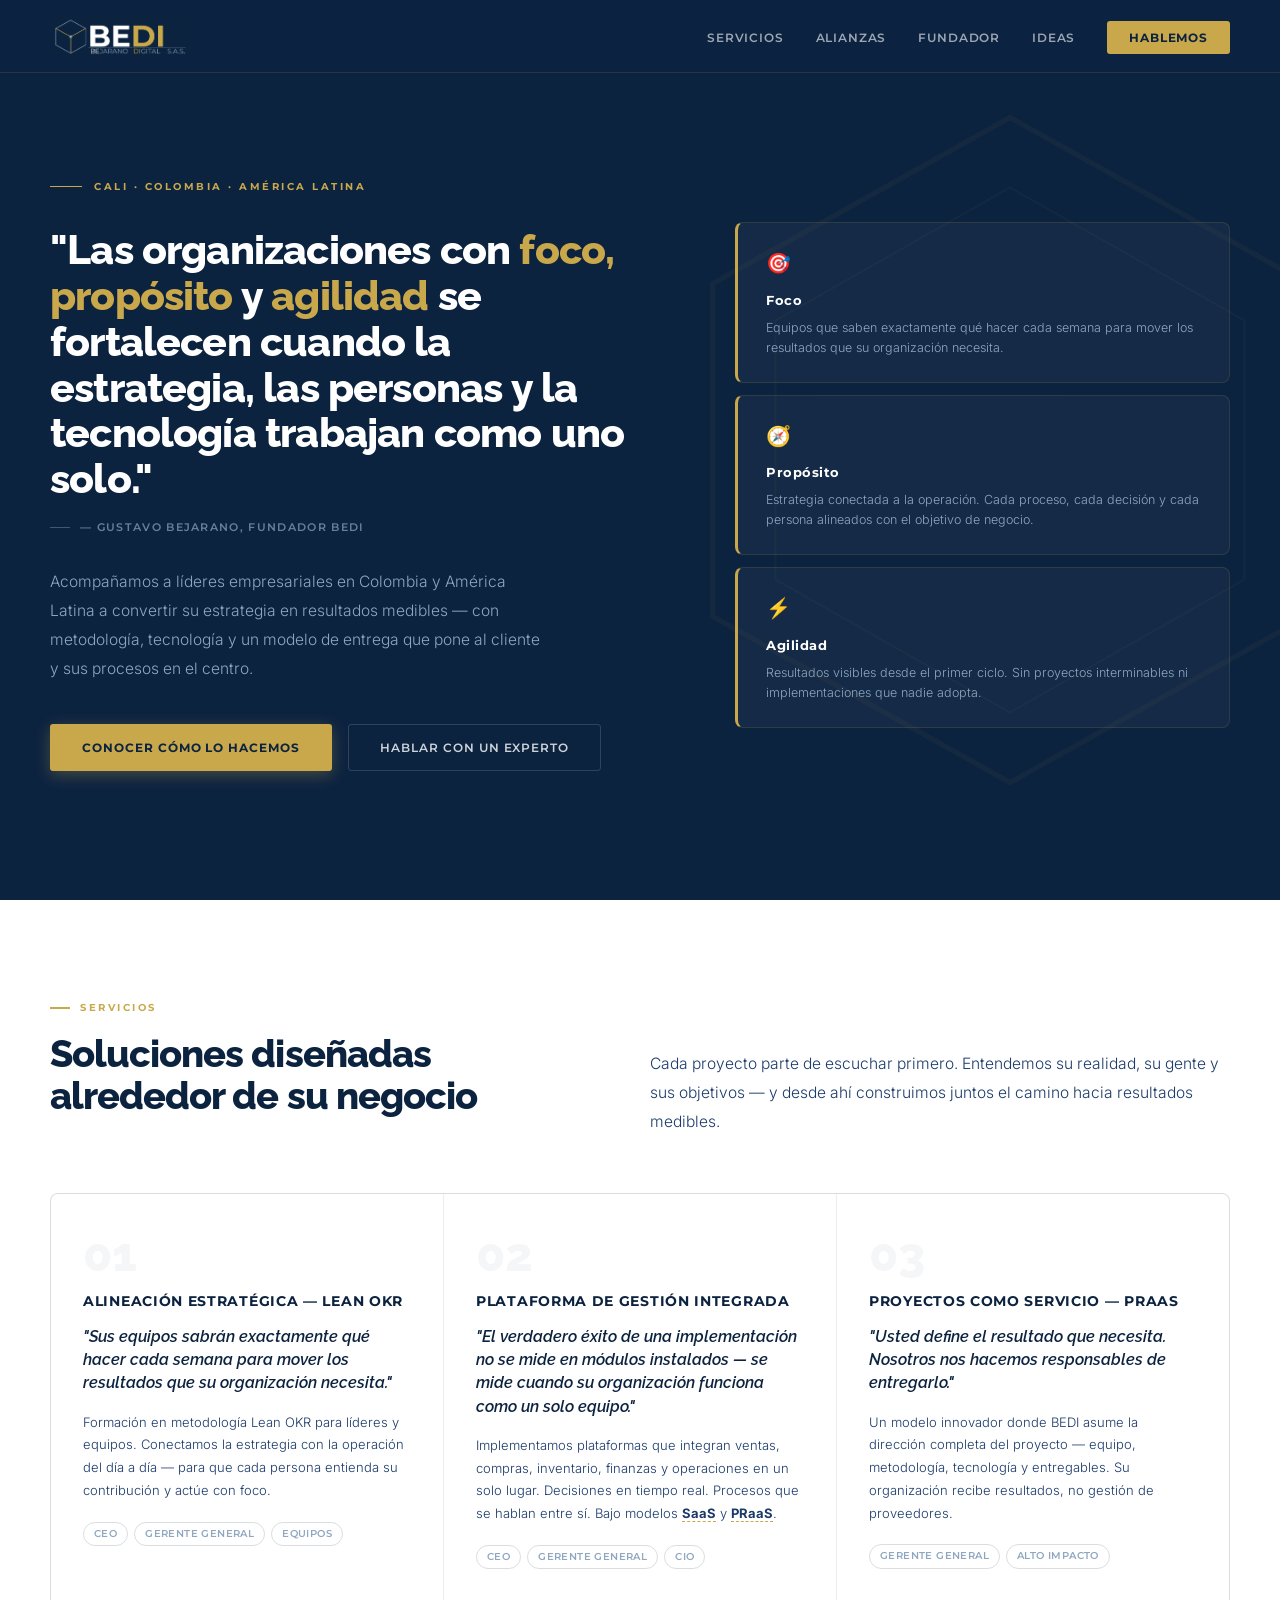
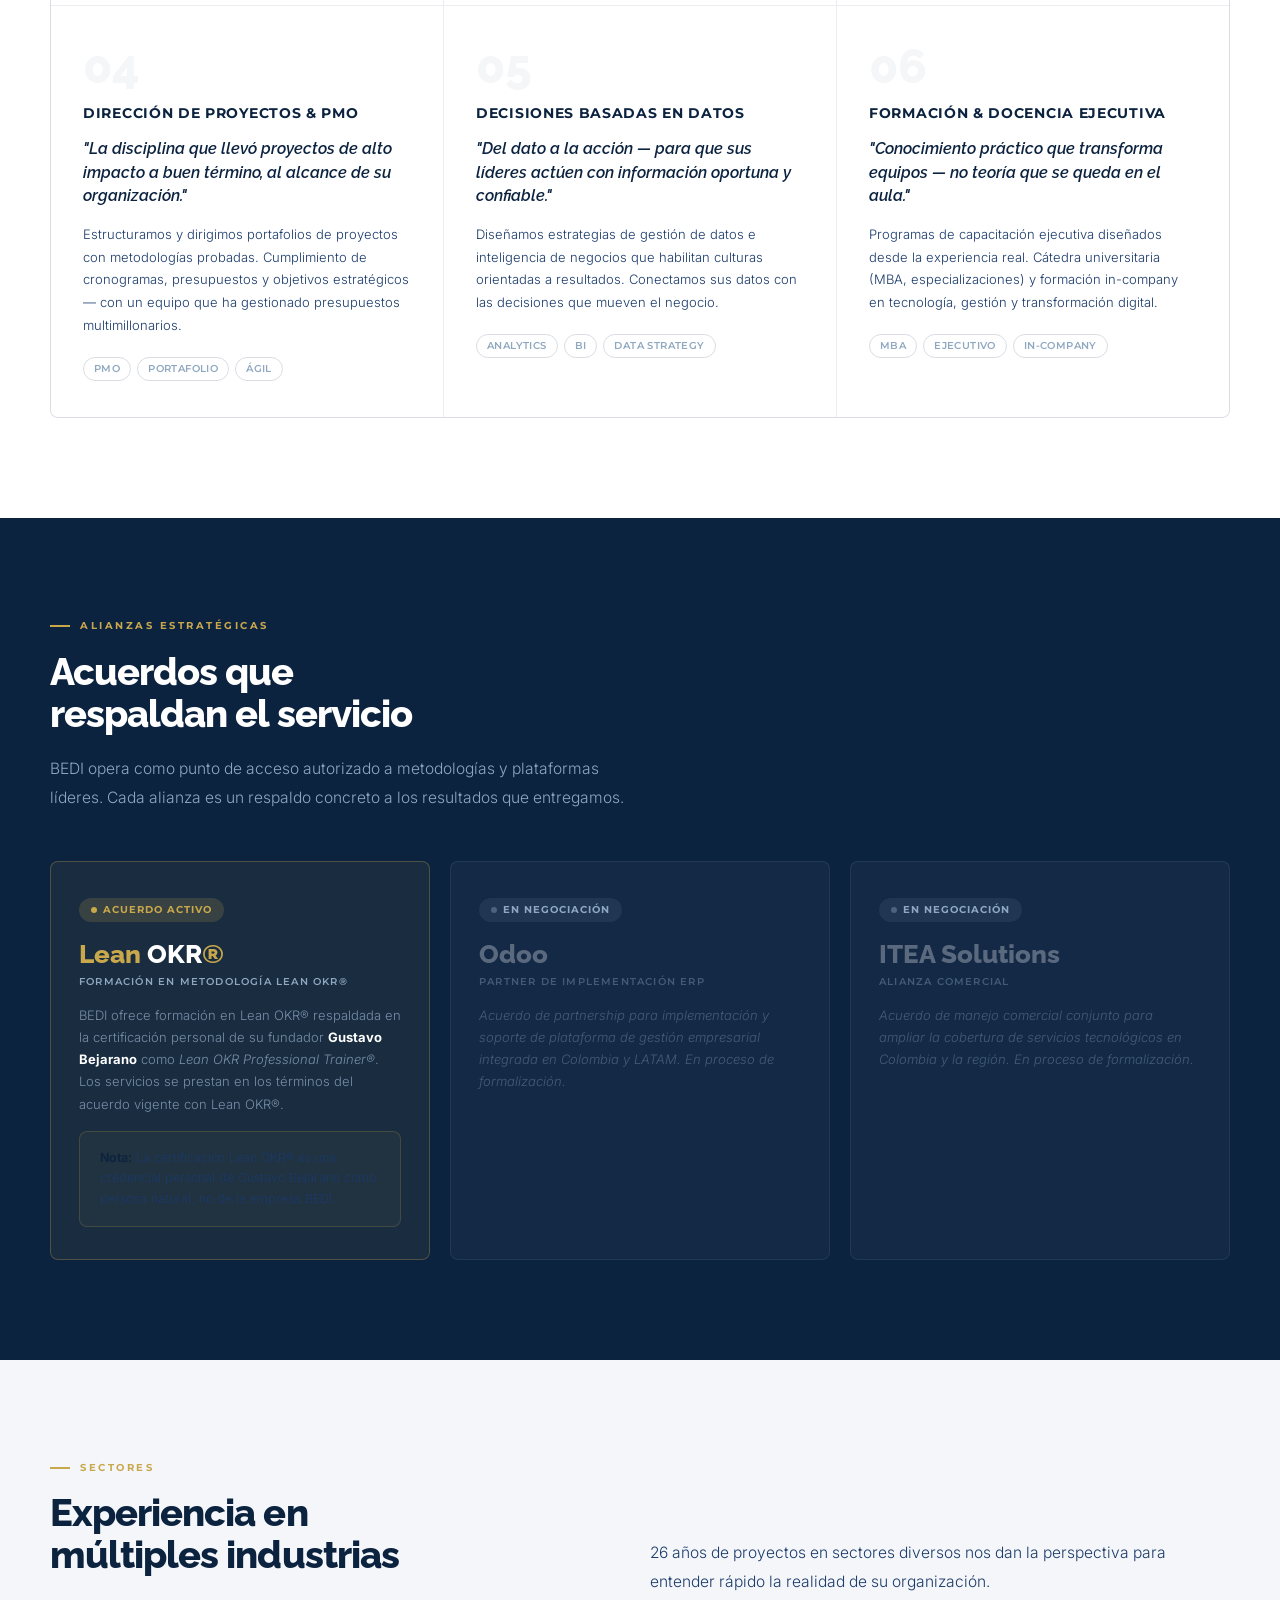
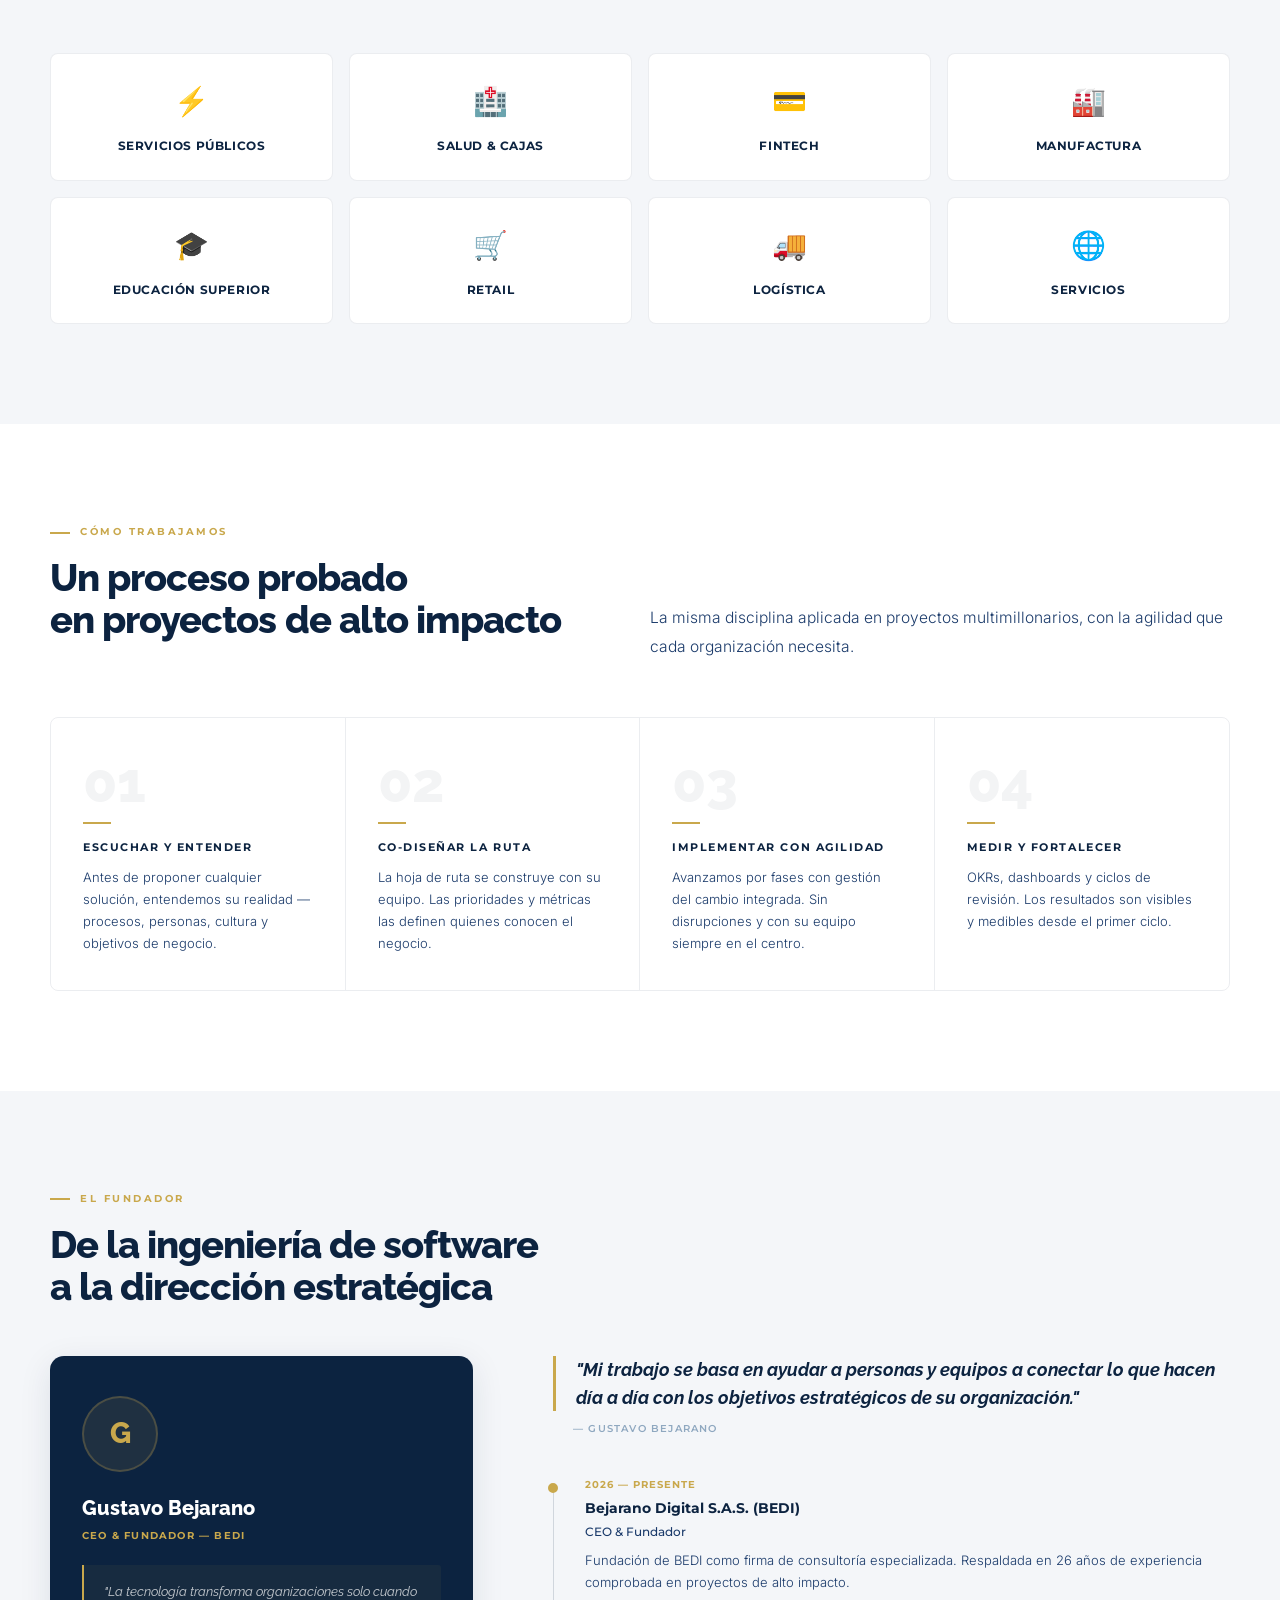
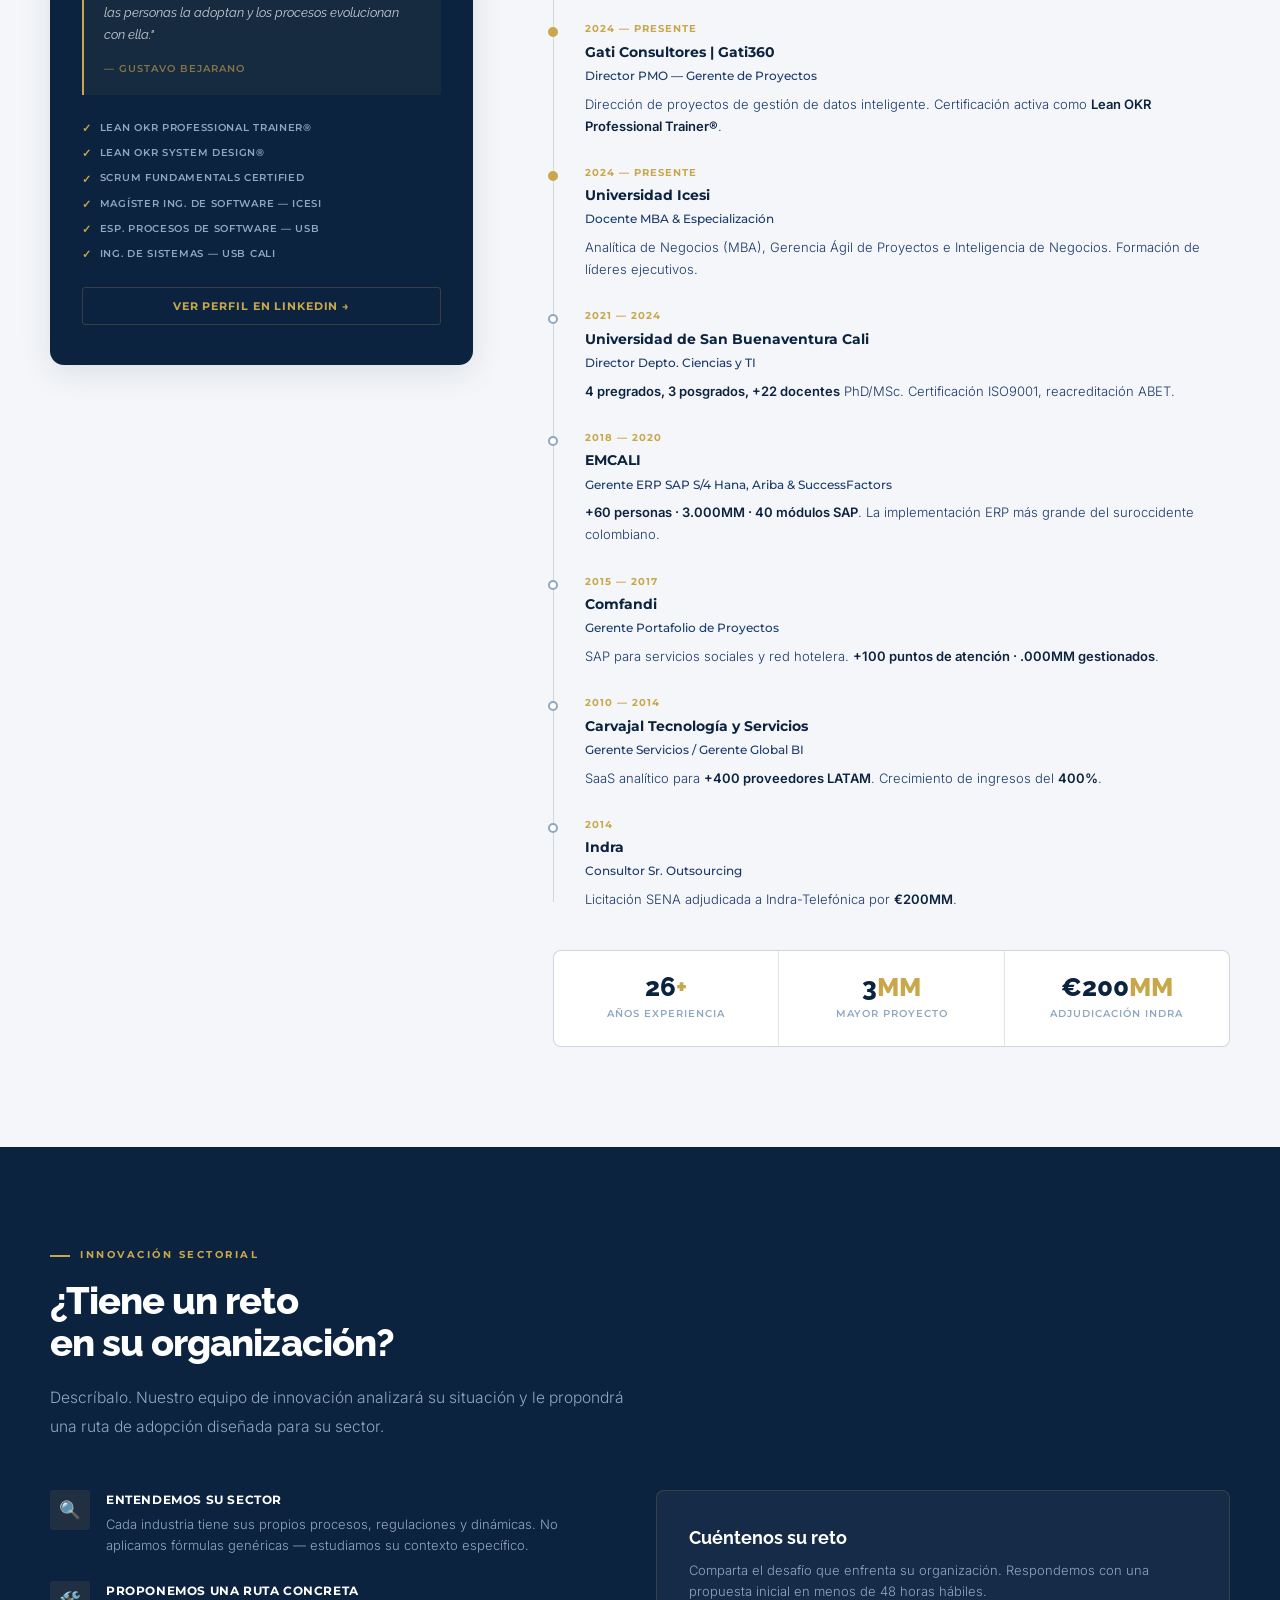
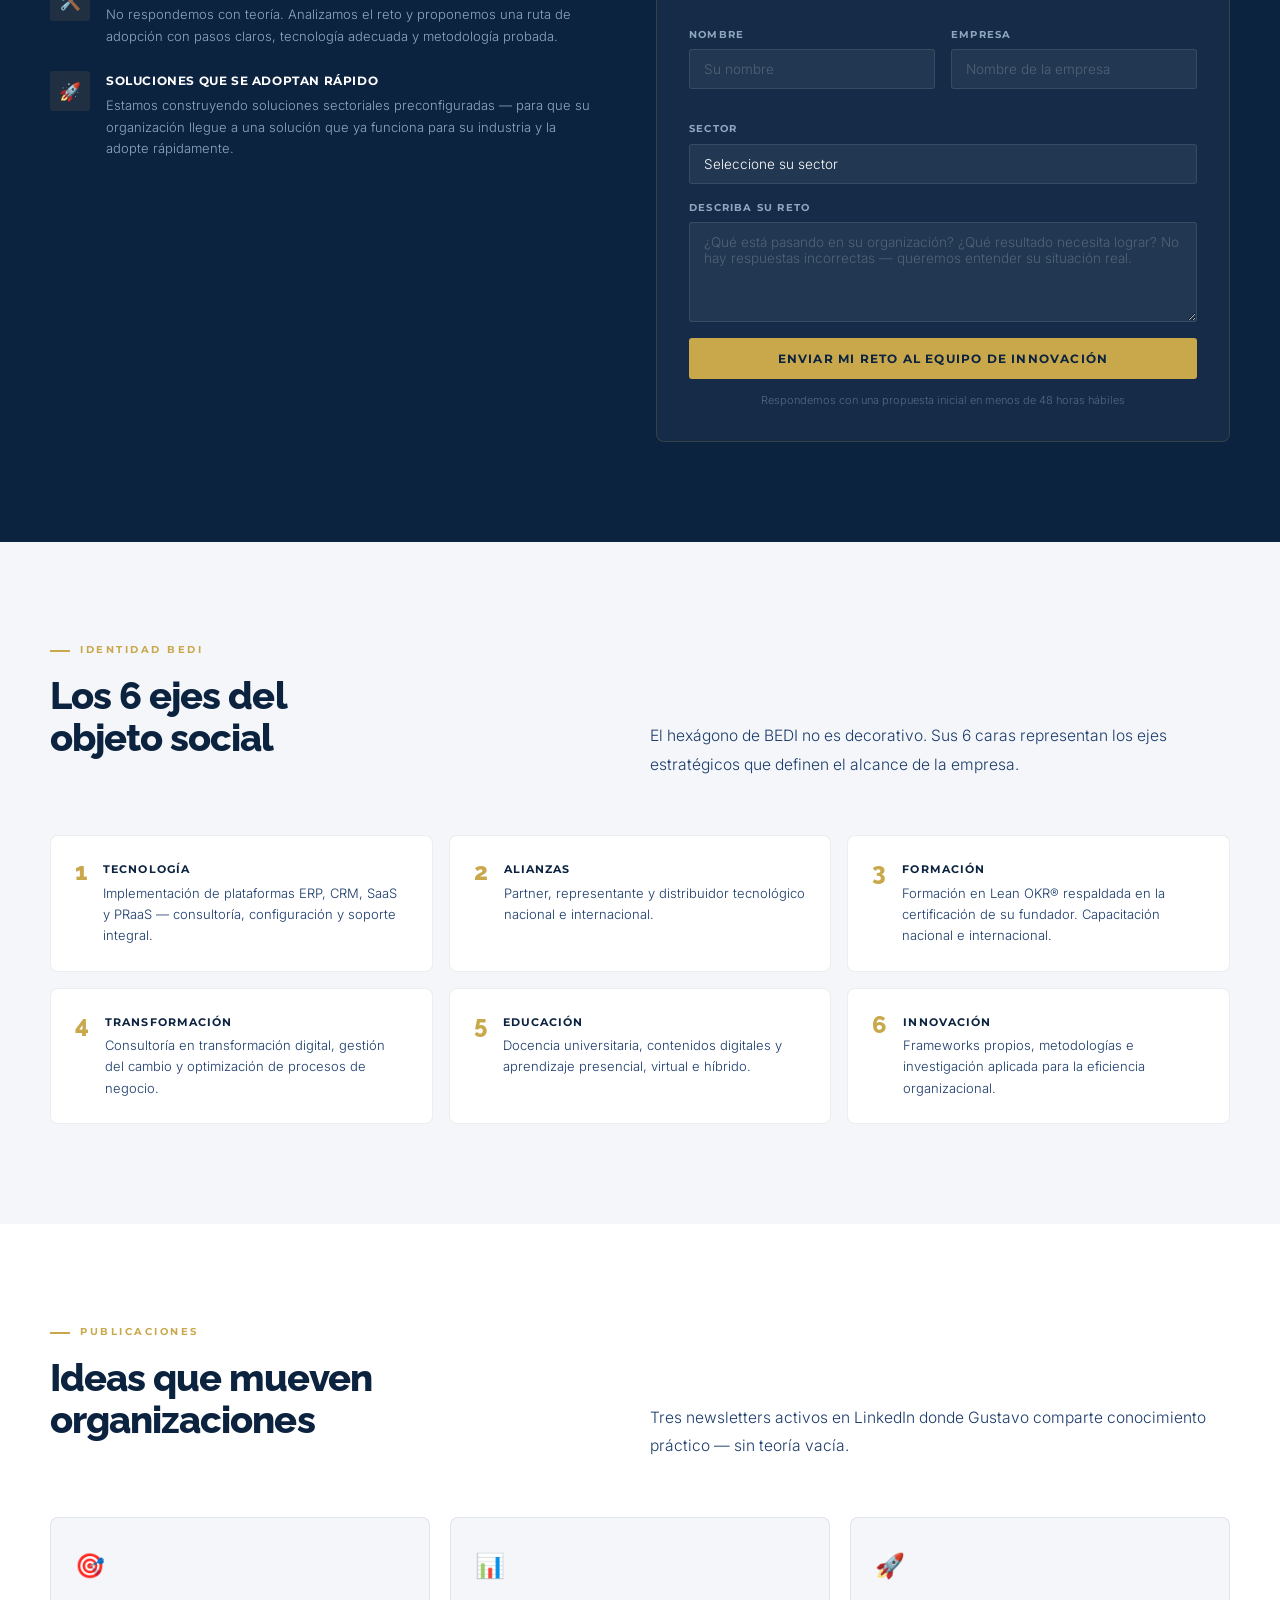
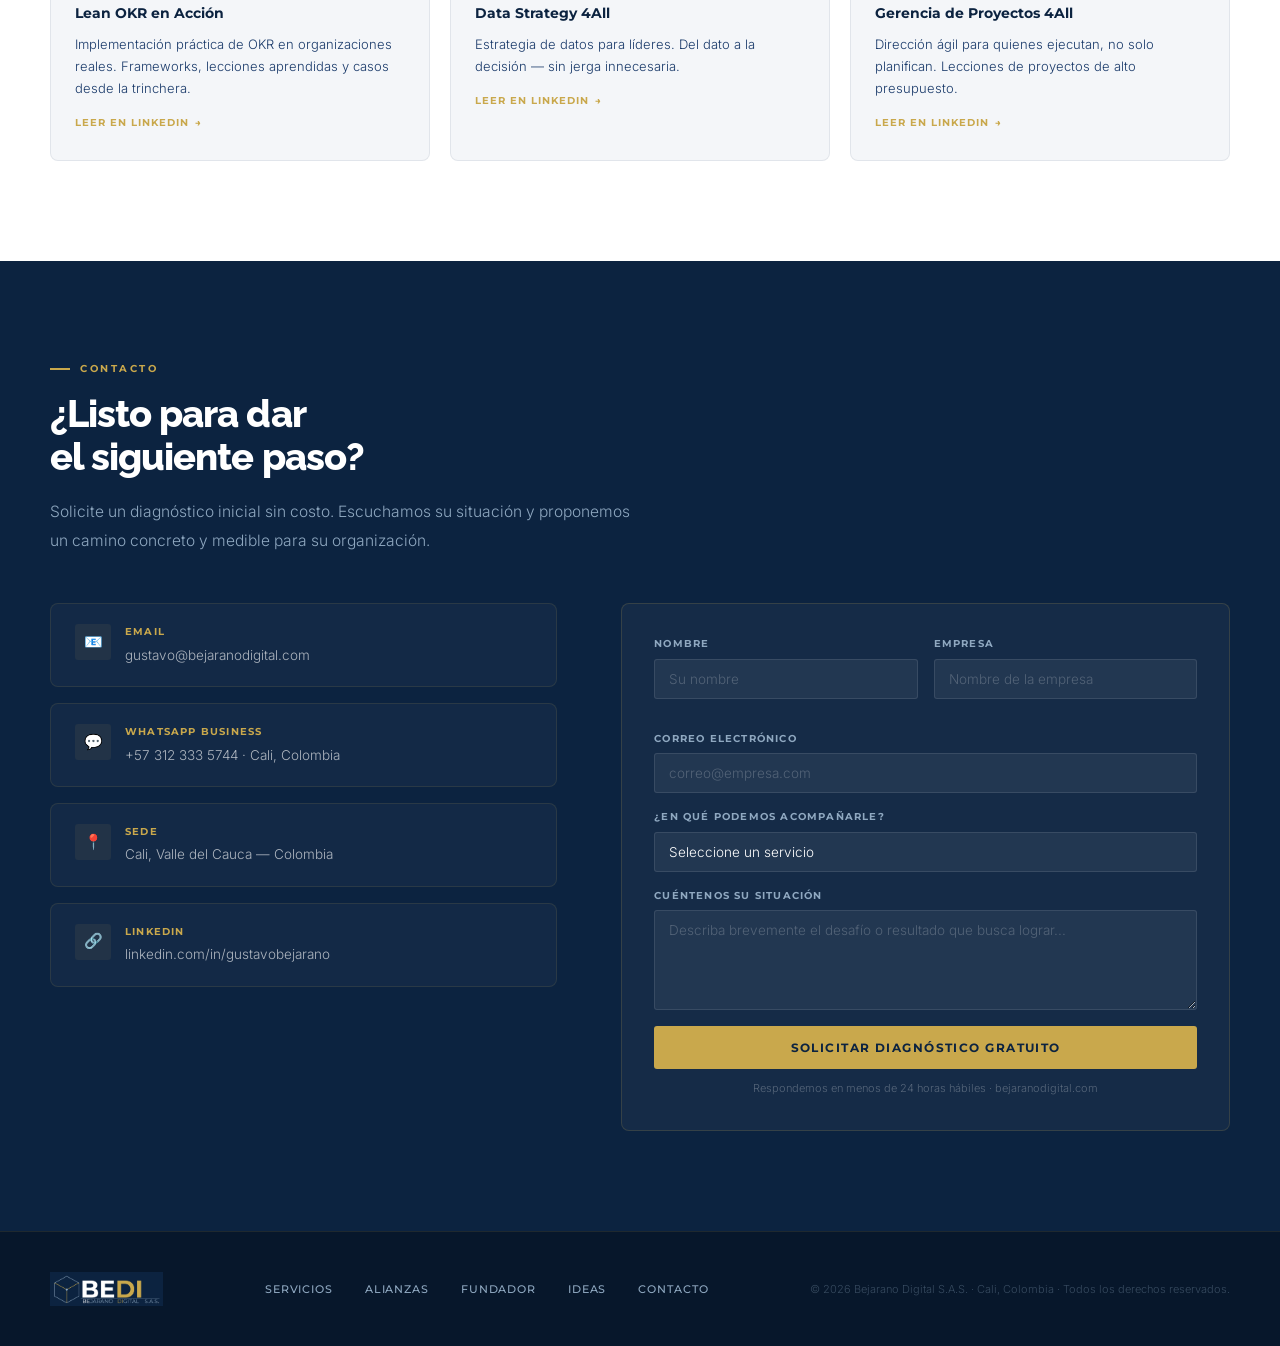
<file: Release/2026.04.28-sitio_bedi_v05.html>
<!DOCTYPE html>
<html lang="es" prefix="og: https://ogp.me/ns#">
<head>
  <meta charset="UTF-8">
  <meta name="viewport" content="width=device-width, initial-scale=1.0">
  <title>Bejarano Digital | Transformación Digital con Foco, Propósito y Agilidad · Cali, Colombia</title>
  <meta name="description" content="Acompañamos a líderes empresariales en Colombia y América Latina a convertir su estrategia en resultados medibles — con metodología Lean OKR, tecnología integrada y proyectos como servicio. Cali, Colombia.">
  <meta name="keywords" content="transformación digital Colombia, Lean OKR consultoría, ERP implementación Colombia, proyectos como servicio PRaaS, Bejarano Digital, BEDI, Gustavo Bejarano, consultoría estratégica Cali">
  <meta name="author" content="Bejarano Digital S.A.S.">
  <meta name="robots" content="index, follow, max-image-preview:large, max-snippet:-1, max-video-preview:-1">
  <link rel="canonical" href="https://www.bejaranodigital.com/">
  <meta name="geo.region" content="CO-VAC">
  <meta name="geo.placename" content="Cali, Valle del Cauca, Colombia">
  <meta property="og:type" content="website">
  <meta property="og:url" content="https://www.bejaranodigital.com/">
  <meta property="og:title" content="Bejarano Digital | Foco, Propósito y Agilidad">
  <meta property="og:description" content="Consultoría estratégica en transformación digital, Lean OKR y proyectos como servicio. Colombia y América Latina.">
  <meta property="og:image" content="https://www.bejaranodigital.com/og-image.jpg">
  <meta property="og:locale" content="es_CO">
  <meta property="og:site_name" content="Bejarano Digital">
  <meta name="twitter:card" content="summary_large_image">
  <script type="application/ld+json">
  {
    "@context": "https://schema.org",
    "@type": "ProfessionalService",
    "name": "Bejarano Digital S.A.S.",
    "alternateName": ["BEDI", "Bejarano Digital"],
    "url": "https://www.bejaranodigital.com",
    "description": "Consultoría en transformación digital, Lean OKR, ERP y proyectos como servicio. Colombia y LATAM.",
    "address": {"@type":"PostalAddress","addressLocality":"Cali","addressRegion":"Valle del Cauca","addressCountry":"CO"},
    "foundingDate": "2026",
    "legalName": "Bejarano Digital S.A.S.",
    "founder": {"@type":"Person","name":"Gustavo Alonso Bejarano","jobTitle":"CEO & Fundador","sameAs":"https://www.linkedin.com/in/gustavobejarano/"}
  }
  </script>
  <link rel="preconnect" href="https://fonts.googleapis.com">
  <link rel="preconnect" href="https://fonts.gstatic.com" crossorigin>
  <link href="https://fonts.googleapis.com/css2?family=Raleway:ital,wght@0,300;0,400;0,600;0,700;0,800;1,300&family=Montserrat:wght@400;500;600;700&family=Inter:wght@300;400;500&display=swap" rel="stylesheet">
  <style>
    /* ══ BEDI BRAND TOKENS — Manual oficial v1 ══ */
    :root {
      --azul-noche:  #0C2340;
      --dorado:      #C9A84C;
      --blanco:      #FFFFFF;
      --gris-perla:  #F4F6F9;
      --azul-medio:  #1A3A6A;
      --azul-niebla: #8FA8C0;
      --font-display:'Raleway', sans-serif;
      --font-heading:'Montserrat', sans-serif;
      --font-body:   'Inter', sans-serif;
      --max-w:1180px;
      --r-sm:3px; --r-md:8px; --r-lg:14px;
      --border:rgba(12,35,64,0.08);
      --border-md:rgba(12,35,64,0.15);
      --shadow-sm:0 2px 12px rgba(12,35,64,0.06);
      --shadow-md:0 8px 32px rgba(12,35,64,0.10);
    }
    *,*::before,*::after{box-sizing:border-box;margin:0;padding:0}
    html{scroll-behavior:smooth}
    body{font-family:var(--font-body);background:var(--blanco);color:var(--azul-noche);font-size:16px;line-height:1.65;-webkit-font-smoothing:antialiased}

    /* ══ NAV ══ */
    nav{position:fixed;top:0;left:0;right:0;z-index:100;background:rgba(12,35,64,0.97);backdrop-filter:blur(16px);border-bottom:1px solid rgba(201,168,76,0.15);padding:0 2rem;transition:box-shadow .3s}
    .nav-inner{max-width:var(--max-w);margin:0 auto;display:flex;align-items:center;justify-content:space-between;height:72px}
    .nav-logo img{height:42px;width:auto;display:block}
    .nav-links{display:flex;gap:2rem;list-style:none;align-items:center}
    .nav-links a{font-family:var(--font-heading);font-size:12px;font-weight:600;color:rgba(255,255,255,0.60);text-decoration:none;letter-spacing:0.07em;text-transform:uppercase;transition:color .2s;padding:4px 0;border-bottom:2px solid transparent}
    .nav-links a:hover{color:var(--dorado);border-bottom-color:rgba(201,168,76,0.4)}
    .nav-cta{background:var(--dorado)!important;color:var(--azul-noche)!important;padding:9px 22px!important;border-radius:var(--r-sm)!important;font-weight:700!important;border-bottom:none!important}
    .nav-cta:hover{background:#b8963e!important;color:var(--azul-noche)!important}

    /* ══ HERO ══ */
    #hero{min-height:100vh;background:var(--azul-noche);display:flex;align-items:center;padding:130px 2rem 80px;position:relative;overflow:hidden}
    /* Watermark hexagonal */
    #hero::before{content:'';position:absolute;right:-80px;top:50%;transform:translateY(-50%);width:700px;height:700px;pointer-events:none;background:url("data:image/svg+xml,%3Csvg viewBox='0 0 200 200' xmlns='http://www.w3.org/2000/svg'%3E%3Cpolygon points='100,5 185,52.5 185,147.5 100,195 15,147.5 15,52.5' fill='none' stroke='%23C9A84C' stroke-width='1.5'/%3E%3Cpolygon points='100,25 167,63 167,137 100,175 33,137 33,63' fill='none' stroke='%23C9A84C' stroke-width='0.5'/%3E%3C/svg%3E") center/contain no-repeat;opacity:0.04}
    .hero-grid{max-width:var(--max-w);margin:0 auto;width:100%;display:grid;grid-template-columns:1.1fr 0.9fr;gap:5rem;align-items:center;position:relative;z-index:1}
    .hero-eyebrow{font-family:var(--font-heading);font-size:10px;font-weight:700;letter-spacing:0.25em;text-transform:uppercase;color:var(--dorado);display:flex;align-items:center;gap:12px;margin-bottom:2rem}
    .hero-eyebrow::before{content:'';display:block;width:32px;height:1px;background:var(--dorado)}

    /* Frase fundador — pieza central del hero */
    .hero-frase{margin-bottom:2rem}
    .hero-frase blockquote{font-family:var(--font-display);font-size:clamp(1.7rem,3.2vw,2.6rem);font-weight:800;line-height:1.12;letter-spacing:-0.02em;color:var(--blanco);margin-bottom:1rem}
    .hero-frase blockquote em{color:var(--dorado);font-style:normal}
    .hero-frase cite{font-family:var(--font-heading);font-size:11px;font-weight:600;letter-spacing:0.12em;text-transform:uppercase;color:rgba(143,168,192,0.7);display:flex;align-items:center;gap:10px;font-style:normal}
    .hero-frase cite::before{content:'';display:block;width:20px;height:1px;background:rgba(143,168,192,0.4)}

    .hero-lead{font-size:.975rem;font-weight:300;color:var(--azul-niebla);line-height:1.85;margin-bottom:2.5rem;max-width:500px}
    .hero-actions{display:flex;gap:1rem;flex-wrap:wrap}
    .btn-primary{background:var(--dorado);color:var(--azul-noche);padding:14px 32px;border-radius:var(--r-sm);font-family:var(--font-heading);font-weight:700;font-size:12px;letter-spacing:0.08em;text-transform:uppercase;text-decoration:none;display:inline-block;transition:background .2s,transform .15s;box-shadow:0 4px 16px rgba(201,168,76,0.3)}
    .btn-primary:hover{background:#b8963e;transform:translateY(-2px)}
    .btn-ghost{background:transparent;color:rgba(255,255,255,0.8);padding:13px 31px;border-radius:var(--r-sm);border:1px solid rgba(255,255,255,0.15);font-family:var(--font-heading);font-weight:600;font-size:12px;letter-spacing:0.08em;text-transform:uppercase;text-decoration:none;display:inline-block;transition:border-color .2s,color .2s}
    .btn-ghost:hover{border-color:var(--dorado);color:var(--dorado)}

    /* Hero — tres pilares visuales */
    .hero-pilares{display:flex;flex-direction:column;gap:12px}
    .pilar-card{background:rgba(255,255,255,0.035);border:1px solid rgba(201,168,76,0.15);border-left:3px solid var(--dorado);border-radius:var(--r-md);padding:1.5rem 1.75rem;transition:background .2s}
    .pilar-card:hover{background:rgba(255,255,255,0.055)}
    .pilar-icon{font-size:1.25rem;margin-bottom:.6rem}
    .pilar-titulo{font-family:var(--font-heading);font-size:13px;font-weight:700;color:var(--blanco);letter-spacing:0.04em;margin-bottom:.4rem}
    .pilar-desc{font-size:12.5px;color:var(--azul-niebla);line-height:1.6;font-weight:300}

    /* ══ SECTION BASE ══ */
    section{padding:100px 2rem}
    .section-inner{max-width:var(--max-w);margin:0 auto}
    .section-eyebrow{font-family:var(--font-heading);font-size:10px;font-weight:700;letter-spacing:0.25em;text-transform:uppercase;color:var(--dorado);margin-bottom:1rem;display:flex;align-items:center;gap:10px}
    .section-eyebrow::before{content:'';display:block;width:20px;height:2px;background:var(--dorado)}
    h2{font-family:var(--font-display);font-size:clamp(1.9rem,3vw,2.6rem);font-weight:800;letter-spacing:-0.025em;line-height:1.1;color:var(--azul-noche);margin-bottom:1.25rem}
    .section-lead{font-family:var(--font-body);font-size:.975rem;font-weight:300;color:var(--azul-medio);max-width:580px;line-height:1.85}
    .section-header{display:flex;justify-content:space-between;align-items:flex-end;margin-bottom:3.5rem;flex-wrap:wrap;gap:2rem}

    /* ══ SERVICIOS ══ */
    #servicios{background:var(--blanco)}
    .servicios-grid{display:grid;grid-template-columns:repeat(3,1fr);gap:1px;background:var(--border);border:1px solid var(--border);border-radius:var(--r-md);overflow:hidden}
    .servicio-card{background:var(--blanco);padding:2.25rem 2rem;position:relative;transition:background .25s}
    .servicio-card:hover{background:var(--gris-perla)}
    .servicio-card::after{content:'';position:absolute;bottom:0;left:0;right:0;height:2px;background:var(--dorado);transform:scaleX(0);transition:transform .3s;transform-origin:left}
    .servicio-card:hover::after{transform:scaleX(1)}
    .svc-num{font-family:var(--font-display);font-size:3rem;font-weight:800;color:rgba(12,35,64,0.04);line-height:1;margin-bottom:.75rem}
    h3{font-family:var(--font-heading);font-size:.875rem;font-weight:700;color:var(--azul-noche);margin-bottom:.75rem;letter-spacing:0.05em;text-transform:uppercase}
    /* Valor de negocio — frase destacada */
    .svc-valor{font-family:var(--font-display);font-size:1rem;font-weight:600;color:var(--azul-noche);line-height:1.45;margin-bottom:1rem;font-style:italic}
    .svc-desc{font-size:13px;color:var(--azul-medio);line-height:1.75;margin-bottom:1.25rem;font-weight:300}
    .concepto{border-bottom:1px dashed var(--dorado);cursor:help;position:relative;display:inline}
    .concepto-tip{display:none;position:absolute;bottom:calc(100% + 8px);left:0;background:var(--azul-noche);color:var(--blanco);font-size:11px;font-weight:400;line-height:1.55;padding:10px 14px;border-radius:var(--r-md);min-width:240px;max-width:280px;z-index:50;border:1px solid rgba(201,168,76,0.3);font-family:var(--font-body);font-style:normal}
    .concepto-tip::after{content:'';position:absolute;top:100%;left:20px;border:5px solid transparent;border-top-color:var(--azul-noche)}
    .concepto:hover .concepto-tip,.concepto:focus .concepto-tip{display:block}
    .svc-tags{display:flex;gap:6px;flex-wrap:wrap}
    .stag{font-family:var(--font-heading);font-size:10px;font-weight:600;padding:3px 10px;border-radius:99px;letter-spacing:0.04em;border:1px solid var(--border-md);color:var(--azul-niebla);text-transform:uppercase}

    /* ══ ALIANZAS ══ */
    #alianzas{background:var(--azul-noche)}
    #alianzas h2{color:var(--blanco)}
    #alianzas .section-lead{color:var(--azul-niebla)}
    .alianzas-grid{display:grid;grid-template-columns:repeat(3,1fr);gap:1.25rem;margin-top:3rem}
    .alianza-card{border-radius:var(--r-md);padding:2rem 1.75rem;border:1px solid;transition:transform .2s}
    .alianza-card:hover{transform:translateY(-3px)}
    .alianza-card.activo{background:rgba(201,168,76,0.07);border-color:rgba(201,168,76,0.3)}
    .alianza-card.proceso{background:rgba(255,255,255,0.03);border-color:rgba(255,255,255,0.07)}
    .alianza-badge{display:inline-flex;align-items:center;gap:6px;font-family:var(--font-heading);font-size:10px;font-weight:700;letter-spacing:0.1em;text-transform:uppercase;padding:4px 12px;border-radius:99px;margin-bottom:1.25rem}
    .alianza-badge.ab-activo{background:rgba(201,168,76,0.18);color:var(--dorado)}
    .alianza-badge.ab-activo::before{content:'';display:block;width:6px;height:6px;border-radius:50%;background:var(--dorado)}
    .alianza-badge.ab-proceso{background:rgba(143,168,192,0.1);color:var(--azul-niebla)}
    .alianza-badge.ab-proceso::before{content:'';display:block;width:6px;height:6px;border-radius:50%;background:var(--azul-niebla);opacity:.4}
    .alianza-nombre{font-family:var(--font-display);font-size:1.6rem;font-weight:800;color:var(--blanco);margin-bottom:.4rem;line-height:1}
    .alianza-nombre .gold{color:var(--dorado)}
    .alianza-tipo{font-family:var(--font-heading);font-size:10px;font-weight:600;letter-spacing:0.12em;text-transform:uppercase;color:var(--azul-niebla);margin-bottom:.85rem}
    .alianza-desc{font-size:13px;color:rgba(143,168,192,0.8);line-height:1.7;font-weight:300}
    .alianza-desc.proceso-text{opacity:.5;font-style:italic}

    /* ══ SECTORES ══ */
    #sectores{background:var(--gris-perla)}
    .sectores-grid{display:grid;grid-template-columns:repeat(4,1fr);gap:1rem;margin-top:3rem}
    .sector-card{background:var(--blanco);border:1px solid var(--border);border-radius:var(--r-md);padding:1.5rem;text-align:center;transition:border-color .2s,transform .2s;cursor:default}
    .sector-card:hover{border-color:var(--dorado);transform:translateY(-2px)}
    .sector-icon{font-size:1.75rem;margin-bottom:.75rem}
    .sector-nombre{font-family:var(--font-heading);font-size:12px;font-weight:700;color:var(--azul-noche);letter-spacing:0.05em;text-transform:uppercase}

    /* ══ PROCESO ══ */
    #proceso{background:var(--blanco)}
    .proceso-steps{display:grid;grid-template-columns:repeat(4,1fr);gap:0;margin-top:3.5rem;border:1px solid var(--border);border-radius:var(--r-md);overflow:hidden}
    .proceso-step{padding:2.25rem 2rem;border-right:1px solid var(--border);position:relative;transition:background .2s}
    .proceso-step:hover{background:var(--gris-perla)}
    .proceso-step:last-child{border-right:none}
    .paso-num{font-family:var(--font-display);font-size:3.5rem;font-weight:800;color:rgba(12,35,64,0.05);line-height:1;margin-bottom:.75rem}
    .paso-line{width:28px;height:2px;background:var(--dorado);margin-bottom:.85rem}
    .paso-title{font-family:var(--font-heading);font-size:11px;font-weight:700;color:var(--azul-noche);letter-spacing:0.14em;text-transform:uppercase;margin-bottom:.6rem}
    .paso-desc{font-size:13px;color:var(--azul-medio);line-height:1.7;font-weight:300}

    /* ══ FUNDADOR ══ */
    #fundador{background:var(--gris-perla)}
    .fundador-grid{display:grid;grid-template-columns:1fr 1.6fr;gap:5rem;align-items:start;margin-top:3rem}
    .fundador-card{background:var(--azul-noche);border-radius:var(--r-lg);padding:2.5rem 2rem;position:sticky;top:90px;box-shadow:var(--shadow-md)}
    .fundador-avatar{width:76px;height:76px;border-radius:50%;background:rgba(201,168,76,0.1);border:2px solid rgba(201,168,76,0.25);display:flex;align-items:center;justify-content:center;margin-bottom:1.25rem;font-family:var(--font-display);font-size:1.8rem;font-weight:800;color:var(--dorado)}
    .fundador-nombre{font-family:var(--font-display);font-size:1.25rem;font-weight:800;color:var(--blanco);margin-bottom:3px}
    .fundador-titulo{font-family:var(--font-heading);font-size:10px;font-weight:700;letter-spacing:0.12em;text-transform:uppercase;color:var(--dorado);margin-bottom:1.25rem}
    /* Filosofía personal */
    .fundador-filosofia{background:rgba(201,168,76,0.06);border-left:2px solid var(--dorado);padding:1rem 1.25rem;border-radius:0 var(--r-sm) var(--r-sm) 0;margin-bottom:1.5rem}
    .fundador-filosofia p{font-family:var(--font-display);font-size:13px;font-weight:400;font-style:italic;color:rgba(255,255,255,0.75);line-height:1.65;margin-bottom:.5rem}
    .fundador-filosofia cite{font-family:var(--font-heading);font-size:10px;font-weight:600;letter-spacing:0.1em;text-transform:uppercase;color:rgba(201,168,76,0.6);font-style:normal}
    .fundador-certs{display:flex;flex-direction:column;gap:7px;margin-bottom:1.5rem}
    .cert-badge{display:flex;align-items:center;gap:8px;font-family:var(--font-heading);font-size:10px;font-weight:600;letter-spacing:0.07em;text-transform:uppercase;color:var(--azul-niebla)}
    .cert-badge::before{content:'✓';color:var(--dorado);font-size:11px;font-weight:800;flex-shrink:0}
    .fundador-linkedin{display:inline-flex;align-items:center;gap:8px;font-family:var(--font-heading);font-size:11px;font-weight:700;letter-spacing:0.08em;text-transform:uppercase;color:var(--dorado);text-decoration:none;border:1px solid rgba(201,168,76,0.22);padding:9px 16px;border-radius:var(--r-sm);transition:background .2s;width:100%;justify-content:center}
    .fundador-linkedin:hover{background:rgba(201,168,76,0.1)}
    /* Timeline */
    .tray-quote{font-family:var(--font-display);font-size:1.15rem;font-weight:700;font-style:italic;color:var(--azul-noche);line-height:1.5;border-left:3px solid var(--dorado);padding-left:1.25rem;margin-bottom:.6rem}
    .tray-attr{font-family:var(--font-heading);font-size:10px;font-weight:600;letter-spacing:0.12em;text-transform:uppercase;color:var(--azul-niebla);padding-left:1.25rem;margin-bottom:2.5rem}
    .timeline{display:flex;flex-direction:column;position:relative}
    .timeline::before{content:'';position:absolute;left:0;top:8px;bottom:8px;width:1px;background:var(--border-md)}
    .tl-item{padding:0 0 1.75rem 2rem;position:relative}
    .tl-item:last-child{padding-bottom:0}
    .tl-dot{position:absolute;left:-5px;top:6px;width:10px;height:10px;border-radius:50%;background:var(--blanco);border:2px solid var(--azul-niebla)}
    .tl-dot.gold{border-color:var(--dorado);background:var(--dorado)}
    .tl-date{font-family:var(--font-heading);font-size:10px;font-weight:700;letter-spacing:0.1em;text-transform:uppercase;color:var(--dorado);margin-bottom:3px}
    .tl-empresa{font-family:var(--font-heading);font-size:.875rem;font-weight:700;color:var(--azul-noche);margin-bottom:2px}
    .tl-rol{font-family:var(--font-heading);font-size:.775rem;font-weight:500;color:var(--azul-medio);margin-bottom:.4rem}
    .tl-logro{font-size:13px;color:var(--azul-medio);line-height:1.7;font-weight:300}
    .tl-logro strong{color:var(--azul-noche);font-weight:600}
    .impacto-grid{display:grid;grid-template-columns:repeat(3,1fr);gap:1px;background:var(--border);border:1px solid var(--border);border-radius:var(--r-md);overflow:hidden;margin-top:2.5rem}
    .impacto-item{background:var(--blanco);padding:1.5rem;text-align:center}
    .impacto-num{font-family:var(--font-display);font-size:1.6rem;font-weight:800;color:var(--azul-noche);line-height:1}
    .impacto-num span{color:var(--dorado)}
    .impacto-lbl{font-family:var(--font-heading);font-size:10px;font-weight:600;letter-spacing:0.1em;text-transform:uppercase;color:var(--azul-niebla);margin-top:5px}

    /* ══ IDEAS ══ */
    #ideas{background:var(--azul-noche)}
    #ideas h2{color:var(--blanco)}
    #ideas .section-lead{color:var(--azul-niebla)}
    .ideas-grid{display:grid;grid-template-columns:1fr 1fr;gap:4rem;margin-top:3rem;align-items:start}
    .ideas-concepto{display:flex;flex-direction:column;gap:1.5rem}
    .idea-pilar{display:flex;gap:1rem;align-items:flex-start}
    .idea-pilar-icon{width:40px;height:40px;border-radius:var(--r-sm);background:rgba(201,168,76,0.1);display:flex;align-items:center;justify-content:center;font-size:1.1rem;flex-shrink:0}
    .idea-pilar-title{font-family:var(--font-heading);font-size:12px;font-weight:700;color:var(--blanco);letter-spacing:0.05em;text-transform:uppercase;margin-bottom:4px}
    .idea-pilar-desc{font-size:13px;color:var(--azul-niebla);line-height:1.65;font-weight:300}
    /* Formulario ideas */
    .ideas-form{background:rgba(255,255,255,0.04);border:1px solid rgba(201,168,76,0.18);border-radius:var(--r-md);padding:2rem}
    .ideas-form-title{font-family:var(--font-display);font-size:1.1rem;font-weight:700;color:var(--blanco);margin-bottom:.5rem}
    .ideas-form-sub{font-size:13px;color:var(--azul-niebla);line-height:1.65;font-weight:300;margin-bottom:1.5rem}
    .form-group{display:flex;flex-direction:column;gap:6px;margin-bottom:1rem}
    .form-row{display:grid;grid-template-columns:1fr 1fr;gap:1rem;margin-bottom:1rem}
    .form-group label{font-family:var(--font-heading);font-size:10px;font-weight:700;letter-spacing:0.12em;text-transform:uppercase;color:var(--azul-niebla)}
    .form-group input,.form-group textarea,.form-group select{padding:11px 14px;background:rgba(255,255,255,0.06);border:1px solid rgba(255,255,255,0.1);border-radius:var(--r-sm);font-family:var(--font-body);font-size:13.5px;font-weight:300;color:var(--blanco);outline:none;transition:border-color .2s;-webkit-appearance:none}
    .form-group input::placeholder,.form-group textarea::placeholder{color:rgba(255,255,255,0.22)}
    .form-group input:focus,.form-group textarea:focus,.form-group select:focus{border-color:var(--dorado)}
    .form-group select option{background:var(--azul-noche);color:var(--blanco)}
    .form-group textarea{resize:vertical;min-height:100px}
    .btn-ideas{width:100%;background:var(--dorado);color:var(--azul-noche);padding:13px;border-radius:var(--r-sm);border:none;font-family:var(--font-heading);font-size:12px;font-weight:700;letter-spacing:0.1em;text-transform:uppercase;cursor:pointer;transition:background .2s}
    .btn-ideas:hover{background:#b8963e}
    .ideas-nota{font-size:11px;color:rgba(143,168,192,0.5);text-align:center;margin-top:.75rem;font-weight:300}

    /* ══ 6 EJES ══ */
    #ejes{background:var(--gris-perla)}
    .ejes-grid{display:grid;grid-template-columns:repeat(3,1fr);gap:1rem;margin-top:3rem}
    .eje-card{background:var(--blanco);border:1px solid var(--border);border-radius:var(--r-md);padding:1.5rem;display:flex;gap:1rem;align-items:flex-start;transition:border-color .2s,transform .2s}
    .eje-card:hover{border-color:var(--dorado);transform:translateY(-2px)}
    .eje-num{font-family:var(--font-display);font-size:1.5rem;font-weight:800;color:var(--dorado);flex-shrink:0;line-height:1}
    .eje-name{font-family:var(--font-heading);font-size:11px;font-weight:700;letter-spacing:0.1em;text-transform:uppercase;color:var(--azul-noche);margin-bottom:4px}
    .eje-desc{font-size:13px;color:var(--azul-medio);line-height:1.65;font-weight:300}

    /* ══ PENSAMIENTO ══ */
    #pensamiento{background:var(--blanco)}
    .nl-grid{display:grid;grid-template-columns:repeat(3,1fr);gap:1.25rem;margin-top:3rem}
    .nl-card{background:var(--gris-perla);border:1px solid var(--border);border-radius:var(--r-md);padding:1.75rem 1.5rem;text-decoration:none;display:block;transition:border-color .2s,transform .2s,box-shadow .2s}
    .nl-card:hover{border-color:var(--dorado);transform:translateY(-3px);box-shadow:var(--shadow-md)}
    .nl-icon{font-size:1.5rem;margin-bottom:1rem}
    .nl-name{font-family:var(--font-heading);font-size:.875rem;font-weight:700;color:var(--azul-noche);margin-bottom:.5rem}
    .nl-desc{font-size:13px;color:var(--azul-medio);line-height:1.7;font-weight:300;margin-bottom:1rem}
    .nl-cta{font-family:var(--font-heading);font-size:10px;font-weight:700;letter-spacing:0.1em;text-transform:uppercase;color:var(--dorado);display:flex;align-items:center;gap:6px}
    .nl-cta::after{content:'→'}

    /* ══ CONTACTO ══ */
    #contacto{background:var(--azul-noche)}
    #contacto h2{color:var(--blanco)}
    #contacto .section-lead{color:var(--azul-niebla)}
    .contacto-grid{display:grid;grid-template-columns:1fr 1.2fr;gap:4rem;margin-top:3rem}
    .contact-methods{display:flex;flex-direction:column;gap:1rem}
    .contact-method{display:flex;align-items:flex-start;gap:14px;padding:1.25rem 1.5rem;background:rgba(255,255,255,0.03);border:1px solid rgba(201,168,76,0.12);border-radius:var(--r-md);transition:border-color .2s}
    .contact-method:hover{border-color:rgba(201,168,76,0.3)}
    .method-icon{width:36px;height:36px;flex-shrink:0;background:rgba(201,168,76,0.08);border-radius:var(--r-sm);display:flex;align-items:center;justify-content:center;font-size:15px}
    .method-title{font-family:var(--font-heading);font-size:10px;font-weight:700;letter-spacing:0.12em;text-transform:uppercase;color:var(--dorado);margin-bottom:3px}
    .method-value{font-size:13.5px;color:rgba(255,255,255,0.65);font-weight:300}
    .contact-form{background:rgba(255,255,255,0.04);border:1px solid rgba(201,168,76,0.18);border-radius:var(--r-md);padding:2rem}
    .btn-submit{width:100%;background:var(--dorado);color:var(--azul-noche);padding:14px;border-radius:var(--r-sm);border:none;font-family:var(--font-heading);font-size:12px;font-weight:700;letter-spacing:0.12em;text-transform:uppercase;cursor:pointer;transition:background .2s}
    .btn-submit:hover{background:#b8963e}
    .form-note{font-size:11px;color:rgba(255,255,255,0.28);text-align:center;margin-top:10px;font-weight:300}

    /* ══ NOTA LEGAL LEAN OKR ══ */
    .nota-legal{background:rgba(201,168,76,0.05);border:1px solid rgba(201,168,76,0.2);border-radius:var(--r-md);padding:1rem 1.25rem;margin-top:1.5rem;font-size:12.5px;color:var(--azul-medio);line-height:1.65;font-weight:300}
    .nota-legal strong{color:var(--azul-noche);font-weight:600}

    /* ══ FOOTER ══ */
    footer{background:#07172B;padding:2.5rem 2rem;border-top:1px solid rgba(201,168,76,0.12)}
    .footer-inner{max-width:var(--max-w);margin:0 auto;display:flex;justify-content:space-between;align-items:center;flex-wrap:wrap;gap:1.5rem}
    .footer-logo img{height:34px;width:auto;display:block}
    .footer-links{display:flex;gap:2rem}
    .footer-links a{font-family:var(--font-heading);font-size:11px;font-weight:500;color:var(--azul-niebla);text-decoration:none;letter-spacing:0.08em;text-transform:uppercase;transition:color .2s}
    .footer-links a:hover{color:var(--dorado)}
    .footer-legal{font-size:11px;color:rgba(143,168,192,0.35);font-weight:300}

    /* ══ RESPONSIVE ══ */
    @media(max-width:1024px){
      .hero-grid{grid-template-columns:1fr;gap:3rem}
      .hero-pilares{display:none}
      .servicios-grid{grid-template-columns:1fr 1fr}
      .alianzas-grid{grid-template-columns:1fr 1fr}
      .sectores-grid{grid-template-columns:repeat(4,1fr)}
      .fundador-grid{grid-template-columns:1fr;gap:3rem}
      .fundador-card{position:static}
      .ideas-grid{grid-template-columns:1fr;gap:2.5rem}
      .ejes-grid{grid-template-columns:1fr 1fr}
      .nl-grid{grid-template-columns:1fr 1fr}
      .contacto-grid{grid-template-columns:1fr;gap:2rem}
    }
    @media(max-width:640px){
      section{padding:64px 1.25rem}
      nav{padding:0 1.25rem}
      .nav-links{display:none}
      .servicios-grid,.alianzas-grid,.ejes-grid,.nl-grid{grid-template-columns:1fr}
      .sectores-grid{grid-template-columns:1fr 1fr}
      .proceso-steps{grid-template-columns:1fr 1fr}
      .impacto-grid{grid-template-columns:1fr 1fr 1fr}
      .form-row{grid-template-columns:1fr}
      .hero-frase blockquote{font-size:1.6rem}
    }

    /* ══ ANIMACIONES ══ */
    @keyframes fadeUp{from{opacity:0;transform:translateY(24px)}to{opacity:1;transform:translateY(0)}}
    .hero-content>*{animation:fadeUp .7s ease both}
    .hero-content>*:nth-child(1){animation-delay:.08s}
    .hero-content>*:nth-child(2){animation-delay:.18s}
    .hero-content>*:nth-child(3){animation-delay:.28s}
    .hero-content>*:nth-child(4){animation-delay:.40s}
  </style>
</head>
<body>

<!-- ══ NAV ══ -->
<nav role="navigation" aria-label="Navegación principal">
  <div class="nav-inner">
    <a href="/" class="nav-logo" aria-label="Bejarano Digital — Inicio">
      <img src="[data-uri]" alt="BEDI — Bejarano Digital S.A.S." loading="eager">
    </a>
    <ul class="nav-links">
      <li><a href="#servicios">Servicios</a></li>
      <li><a href="#alianzas">Alianzas</a></li>
      <li><a href="#fundador">Fundador</a></li>
      <li><a href="#ideas">Ideas</a></li>
      <li><a href="#contacto" class="nav-cta">Hablemos</a></li>
    </ul>
  </div>
</nav>


<!-- ══ HERO ══ -->
<main>
<section id="hero" aria-labelledby="hero-heading">
  <div class="hero-grid">
    <div class="hero-content">
      <div class="hero-eyebrow">Cali · Colombia · América Latina</div>

      <div class="hero-frase">
        <blockquote id="hero-heading">
          "Las organizaciones con <em>foco, propósito</em> y <em>agilidad</em> se fortalecen cuando la estrategia, las personas y la tecnología trabajan como uno solo."
        </blockquote>
        <cite>— Gustavo Bejarano, Fundador BEDI</cite>
      </div>

      <p class="hero-lead">Acompañamos a líderes empresariales en Colombia y América Latina a convertir su estrategia en resultados medibles — con metodología, tecnología y un modelo de entrega que pone al cliente y sus procesos en el centro.</p>

      <div class="hero-actions">
        <a href="#servicios" class="btn-primary">Conocer cómo lo hacemos</a>
        <a href="#contacto" class="btn-ghost">Hablar con un experto</a>
      </div>
    </div>

    <!-- Tres pilares — foco, propósito, agilidad -->
    <div class="hero-pilares" aria-hidden="true">
      <div class="pilar-card">
        <div class="pilar-icon">🎯</div>
        <div class="pilar-titulo">Foco</div>
        <p class="pilar-desc">Equipos que saben exactamente qué hacer cada semana para mover los resultados que su organización necesita.</p>
      </div>
      <div class="pilar-card">
        <div class="pilar-icon">🧭</div>
        <div class="pilar-titulo">Propósito</div>
        <p class="pilar-desc">Estrategia conectada a la operación. Cada proceso, cada decisión y cada persona alineados con el objetivo de negocio.</p>
      </div>
      <div class="pilar-card">
        <div class="pilar-icon">⚡</div>
        <div class="pilar-titulo">Agilidad</div>
        <p class="pilar-desc">Resultados visibles desde el primer ciclo. Sin proyectos interminables ni implementaciones que nadie adopta.</p>
      </div>
    </div>
  </div>
</section>


<!-- ══ SERVICIOS ══ -->
<section id="servicios" aria-labelledby="servicios-heading">
  <div class="section-inner">
    <div class="section-header">
      <div>
        <div class="section-eyebrow">Servicios</div>
        <h2 id="servicios-heading">Soluciones diseñadas<br>alrededor de su negocio</h2>
      </div>
      <p class="section-lead">Cada proyecto parte de escuchar primero. Entendemos su realidad, su gente y sus objetivos — y desde ahí construimos juntos el camino hacia resultados medibles.</p>
    </div>
    <div class="servicios-grid">

      <article class="servicio-card">
        <div class="svc-num">01</div>
        <h3>Alineación Estratégica — Lean OKR</h3>
        <p class="svc-valor">"Sus equipos sabrán exactamente qué hacer cada semana para mover los resultados que su organización necesita."</p>
        <p class="svc-desc">Formación en metodología Lean OKR para líderes y equipos. Conectamos la estrategia con la operación del día a día — para que cada persona entienda su contribución y actúe con foco.</p>
        <div class="svc-tags"><span class="stag">CEO</span><span class="stag">Gerente General</span><span class="stag">Equipos</span></div>
      </article>

      <article class="servicio-card">
        <div class="svc-num">02</div>
        <h3>Plataforma de Gestión Integrada</h3>
        <p class="svc-valor">"El verdadero éxito de una implementación no se mide en módulos instalados — se mide cuando su organización funciona como un solo equipo."</p>
        <p class="svc-desc">Implementamos plataformas que integran ventas, compras, inventario, finanzas y operaciones en un solo lugar. Decisiones en tiempo real. Procesos que se hablan entre sí. Bajo modelos <span class="concepto" tabindex="0"><strong>SaaS</strong><span class="concepto-tip"><strong>SaaS — Software as a Service</strong><br>El software se entrega como servicio en la nube. Su empresa lo usa por suscripción, sin servidores propios ni instalaciones complejas.</span></span> y <span class="concepto" tabindex="0"><strong>PRaaS</strong><span class="concepto-tip"><strong>PRaaS — Project as a Service</strong><br>El proyecto completo de implementación se entrega como servicio gestionado. BEDI asume la dirección y los entregables, reduciendo la carga sobre su equipo interno.</span></span>.</p>
        <div class="svc-tags"><span class="stag">CEO</span><span class="stag">Gerente General</span><span class="stag">CIO</span></div>
      </article>

      <article class="servicio-card">
        <div class="svc-num">03</div>
        <h3>Proyectos como Servicio — PRaaS</h3>
        <p class="svc-valor">"Usted define el resultado que necesita. Nosotros nos hacemos responsables de entregarlo."</p>
        <p class="svc-desc">Un modelo innovador donde BEDI asume la dirección completa del proyecto — equipo, metodología, tecnología y entregables. Su organización recibe resultados, no gestión de proveedores.</p>
        <div class="svc-tags"><span class="stag">Gerente General</span><span class="stag">Alto impacto</span></div>
      </article>

      <article class="servicio-card">
        <div class="svc-num">04</div>
        <h3>Dirección de Proyectos & PMO</h3>
        <p class="svc-valor">"La disciplina que llevó proyectos de alto impacto a buen término, al alcance de su organización."</p>
        <p class="svc-desc">Estructuramos y dirigimos portafolios de proyectos con metodologías probadas. Cumplimiento de cronogramas, presupuestos y objetivos estratégicos — con un equipo que ha gestionado presupuestos multimillonarios.</p>
        <div class="svc-tags"><span class="stag">PMO</span><span class="stag">Portafolio</span><span class="stag">Ágil</span></div>
      </article>

      <article class="servicio-card">
        <div class="svc-num">05</div>
        <h3>Decisiones basadas en Datos</h3>
        <p class="svc-valor">"Del dato a la acción — para que sus líderes actúen con información oportuna y confiable."</p>
        <p class="svc-desc">Diseñamos estrategias de gestión de datos e inteligencia de negocios que habilitan culturas orientadas a resultados. Conectamos sus datos con las decisiones que mueven el negocio.</p>
        <div class="svc-tags"><span class="stag">Analytics</span><span class="stag">BI</span><span class="stag">Data Strategy</span></div>
      </article>

      <article class="servicio-card">
        <div class="svc-num">06</div>
        <h3>Formación & Docencia Ejecutiva</h3>
        <p class="svc-valor">"Conocimiento práctico que transforma equipos — no teoría que se queda en el aula."</p>
        <p class="svc-desc">Programas de capacitación ejecutiva diseñados desde la experiencia real. Cátedra universitaria (MBA, especializaciones) y formación in-company en tecnología, gestión y transformación digital.</p>
        <div class="svc-tags"><span class="stag">MBA</span><span class="stag">Ejecutivo</span><span class="stag">In-company</span></div>
      </article>

    </div>
  </div>
</section>


<!-- ══ ALIANZAS ══ -->
<section id="alianzas" aria-labelledby="alianzas-heading">
  <div class="section-inner">
    <div class="section-eyebrow" style="color:var(--dorado)">Alianzas estratégicas</div>
    <h2 id="alianzas-heading" style="color:var(--blanco)">Acuerdos que<br>respaldan el servicio</h2>
    <p class="section-lead">BEDI opera como punto de acceso autorizado a metodologías y plataformas líderes. Cada alianza es un respaldo concreto a los resultados que entregamos.</p>
    <div class="alianzas-grid">

      <div class="alianza-card activo">
        <div class="alianza-badge ab-activo">Acuerdo activo</div>
        <div class="alianza-nombre"><span class="gold">Lean</span> OKR<span class="gold">®</span></div>
        <div class="alianza-tipo">Formación en metodología Lean OKR®</div>
        <p class="alianza-desc">BEDI ofrece formación en Lean OKR® respaldada en la certificación personal de su fundador <strong style="color:var(--blanco)">Gustavo Bejarano</strong> como <em>Lean OKR Professional Trainer®</em>. Los servicios se prestan en los términos del acuerdo vigente con Lean OKR®.</p>
        <div class="nota-legal" style="margin-top:1rem;background:rgba(201,168,76,0.05);border-color:rgba(201,168,76,0.2)">
          <strong>Nota:</strong> La certificación Lean OKR® es una credencial personal de Gustavo Bejarano como persona natural, no de la empresa BEDI.
        </div>
      </div>

      <div class="alianza-card proceso">
        <div class="alianza-badge ab-proceso">En negociación</div>
        <div class="alianza-nombre" style="color:rgba(255,255,255,0.3)">Odoo</div>
        <div class="alianza-tipo" style="color:rgba(143,168,192,0.4)">Partner de implementación ERP</div>
        <p class="alianza-desc proceso-text">Acuerdo de partnership para implementación y soporte de plataforma de gestión empresarial integrada en Colombia y LATAM. En proceso de formalización.</p>
      </div>

      <div class="alianza-card proceso">
        <div class="alianza-badge ab-proceso">En negociación</div>
        <div class="alianza-nombre" style="color:rgba(255,255,255,0.3)">ITEA Solutions</div>
        <div class="alianza-tipo" style="color:rgba(143,168,192,0.4)">Alianza comercial</div>
        <p class="alianza-desc proceso-text">Acuerdo de manejo comercial conjunto para ampliar la cobertura de servicios tecnológicos en Colombia y la región. En proceso de formalización.</p>
      </div>

    </div>
  </div>
</section>


<!-- ══ SECTORES ══ -->
<section id="sectores" aria-labelledby="sectores-heading">
  <div class="section-inner">
    <div class="section-header">
      <div>
        <div class="section-eyebrow">Sectores</div>
        <h2 id="sectores-heading">Experiencia en<br>múltiples industrias</h2>
      </div>
      <p class="section-lead">26 años de proyectos en sectores diversos nos dan la perspectiva para entender rápido la realidad de su organización.</p>
    </div>
    <div class="sectores-grid">
      <div class="sector-card"><div class="sector-icon">⚡</div><div class="sector-nombre">Servicios públicos</div></div>
      <div class="sector-card"><div class="sector-icon">🏥</div><div class="sector-nombre">Salud & Cajas</div></div>
      <div class="sector-card"><div class="sector-icon">💳</div><div class="sector-nombre">Fintech</div></div>
      <div class="sector-card"><div class="sector-icon">🏭</div><div class="sector-nombre">Manufactura</div></div>
      <div class="sector-card"><div class="sector-icon">🎓</div><div class="sector-nombre">Educación superior</div></div>
      <div class="sector-card"><div class="sector-icon">🛒</div><div class="sector-nombre">Retail</div></div>
      <div class="sector-card"><div class="sector-icon">🚚</div><div class="sector-nombre">Logística</div></div>
      <div class="sector-card"><div class="sector-icon">🌐</div><div class="sector-nombre">Servicios</div></div>
    </div>
  </div>
</section>


<!-- ══ PROCESO ══ -->
<section id="proceso" aria-labelledby="proceso-heading">
  <div class="section-inner">
    <div class="section-header">
      <div>
        <div class="section-eyebrow">Cómo trabajamos</div>
        <h2 id="proceso-heading">Un proceso probado<br>en proyectos de alto impacto</h2>
      </div>
      <p class="section-lead">La misma disciplina aplicada en proyectos multimillonarios, con la agilidad que cada organización necesita.</p>
    </div>
    <div class="proceso-steps">
      <div class="proceso-step">
        <div class="paso-num">01</div><div class="paso-line"></div>
        <div class="paso-title">Escuchar y entender</div>
        <p class="paso-desc">Antes de proponer cualquier solución, entendemos su realidad — procesos, personas, cultura y objetivos de negocio.</p>
      </div>
      <div class="proceso-step">
        <div class="paso-num">02</div><div class="paso-line"></div>
        <div class="paso-title">Co-diseñar la ruta</div>
        <p class="paso-desc">La hoja de ruta se construye con su equipo. Las prioridades y métricas las definen quienes conocen el negocio.</p>
      </div>
      <div class="proceso-step">
        <div class="paso-num">03</div><div class="paso-line"></div>
        <div class="paso-title">Implementar con agilidad</div>
        <p class="paso-desc">Avanzamos por fases con gestión del cambio integrada. Sin disrupciones y con su equipo siempre en el centro.</p>
      </div>
      <div class="proceso-step">
        <div class="paso-num">04</div><div class="paso-line"></div>
        <div class="paso-title">Medir y fortalecer</div>
        <p class="paso-desc">OKRs, dashboards y ciclos de revisión. Los resultados son visibles y medibles desde el primer ciclo.</p>
      </div>
    </div>
  </div>
</section>


<!-- ══ FUNDADOR ══ -->
<section id="fundador" aria-labelledby="fundador-heading">
  <div class="section-inner">
    <div class="section-eyebrow">El fundador</div>
    <h2 id="fundador-heading">De la ingeniería de software<br>a la dirección estratégica</h2>
    <div class="fundador-grid">

      <div class="fundador-card">
        <div class="fundador-avatar">G</div>
        <div class="fundador-nombre">Gustavo Bejarano</div>
        <div class="fundador-titulo">CEO & Fundador — BEDI</div>
        <div class="fundador-filosofia">
          <p>"La tecnología transforma organizaciones solo cuando las personas la adoptan y los procesos evolucionan con ella."</p>
          <cite>— Gustavo Bejarano</cite>
        </div>
        <div class="fundador-certs">
          <div class="cert-badge">Lean OKR Professional Trainer®</div>
          <div class="cert-badge">Lean OKR System Design®</div>
          <div class="cert-badge">Scrum Fundamentals Certified</div>
          <div class="cert-badge">Magíster Ing. de Software — Icesi</div>
          <div class="cert-badge">Esp. Procesos de Software — USB</div>
          <div class="cert-badge">Ing. de Sistemas — USB Cali</div>
        </div>
        <a href="https://www.linkedin.com/in/gustavobejarano/" target="_blank" rel="noopener" class="fundador-linkedin">Ver perfil en LinkedIn →</a>
      </div>

      <div>
        <p class="tray-quote">"Mi trabajo se basa en ayudar a personas y equipos a conectar lo que hacen día a día con los objetivos estratégicos de su organización."</p>
        <p class="tray-attr">— Gustavo Bejarano</p>
        <div class="timeline">
          <div class="tl-item"><div class="tl-dot gold"></div><div class="tl-date">2026 — Presente</div><div class="tl-empresa">Bejarano Digital S.A.S. (BEDI)</div><div class="tl-rol">CEO & Fundador</div><p class="tl-logro">Fundación de BEDI como firma de consultoría especializada. Respaldada en 26 años de experiencia comprobada en proyectos de alto impacto.</p></div>
          <div class="tl-item"><div class="tl-dot gold"></div><div class="tl-date">2024 — Presente</div><div class="tl-empresa">Gati Consultores | Gati360</div><div class="tl-rol">Director PMO — Gerente de Proyectos</div><p class="tl-logro">Dirección de proyectos de gestión de datos inteligente. Certificación activa como <strong>Lean OKR Professional Trainer®</strong>.</p></div>
          <div class="tl-item"><div class="tl-dot gold"></div><div class="tl-date">2024 — Presente</div><div class="tl-empresa">Universidad Icesi</div><div class="tl-rol">Docente MBA & Especialización</div><p class="tl-logro">Analítica de Negocios (MBA), Gerencia Ágil de Proyectos e Inteligencia de Negocios. Formación de líderes ejecutivos.</p></div>
          <div class="tl-item"><div class="tl-dot"></div><div class="tl-date">2021 — 2024</div><div class="tl-empresa">Universidad de San Buenaventura Cali</div><div class="tl-rol">Director Depto. Ciencias y TI</div><p class="tl-logro"><strong>4 pregrados, 3 posgrados, +22 docentes</strong> PhD/MSc. Certificación ISO9001, reacreditación ABET.</p></div>
          <div class="tl-item"><div class="tl-dot"></div><div class="tl-date">2018 — 2020</div><div class="tl-empresa">EMCALI</div><div class="tl-rol">Gerente ERP SAP S/4 Hana, Ariba & SuccessFactors</div><p class="tl-logro"><strong>+60 personas · 3.000MM · 40 módulos SAP</strong>. La implementación ERP más grande del suroccidente colombiano.</p></div>
          <div class="tl-item"><div class="tl-dot"></div><div class="tl-date">2015 — 2017</div><div class="tl-empresa">Comfandi</div><div class="tl-rol">Gerente Portafolio de Proyectos</div><p class="tl-logro">SAP para servicios sociales y red hotelera. <strong>+100 puntos de atención · .000MM gestionados</strong>.</p></div>
          <div class="tl-item"><div class="tl-dot"></div><div class="tl-date">2010 — 2014</div><div class="tl-empresa">Carvajal Tecnología y Servicios</div><div class="tl-rol">Gerente Servicios / Gerente Global BI</div><p class="tl-logro">SaaS analítico para <strong>+400 proveedores LATAM</strong>. Crecimiento de ingresos del <strong>400%</strong>.</p></div>
          <div class="tl-item"><div class="tl-dot"></div><div class="tl-date">2014</div><div class="tl-empresa">Indra</div><div class="tl-rol">Consultor Sr. Outsourcing</div><p class="tl-logro">Licitación SENA adjudicada a Indra-Telefónica por <strong>€200MM</strong>.</p></div>
        </div>
        <div class="impacto-grid">
          <div class="impacto-item"><div class="impacto-num">26<span>+</span></div><div class="impacto-lbl">Años experiencia</div></div>
          <div class="impacto-item"><div class="impacto-num">3<span>MM</span></div><div class="impacto-lbl">Mayor proyecto</div></div>
          <div class="impacto-item"><div class="impacto-num">€200<span>MM</span></div><div class="impacto-lbl">Adjudicación Indra</div></div>
        </div>
      </div>
    </div>
  </div>
</section>


<!-- ══ IDEAS ══ -->
<section id="ideas" aria-labelledby="ideas-heading">
  <div class="section-inner">
    <div class="section-eyebrow" style="color:var(--dorado)">Innovación sectorial</div>
    <h2 id="ideas-heading" style="color:var(--blanco)">¿Tiene un reto<br>en su organización?</h2>
    <p class="section-lead">Descríbalo. Nuestro equipo de innovación analizará su situación y le propondrá una ruta de adopción diseñada para su sector.</p>
    <div class="ideas-grid">

      <div class="ideas-concepto">
        <div class="idea-pilar">
          <div class="idea-pilar-icon">🔍</div>
          <div>
            <div class="idea-pilar-title">Entendemos su sector</div>
            <p class="idea-pilar-desc">Cada industria tiene sus propios procesos, regulaciones y dinámicas. No aplicamos fórmulas genéricas — estudiamos su contexto específico.</p>
          </div>
        </div>
        <div class="idea-pilar">
          <div class="idea-pilar-icon">🛠️</div>
          <div>
            <div class="idea-pilar-title">Proponemos una ruta concreta</div>
            <p class="idea-pilar-desc">No respondemos con teoría. Analizamos el reto y proponemos una ruta de adopción con pasos claros, tecnología adecuada y metodología probada.</p>
          </div>
        </div>
        <div class="idea-pilar">
          <div class="idea-pilar-icon">🚀</div>
          <div>
            <div class="idea-pilar-title">Soluciones que se adoptan rápido</div>
            <p class="idea-pilar-desc">Estamos construyendo soluciones sectoriales preconfiguradas — para que su organización llegue a una solución que ya funciona para su industria y la adopte rápidamente.</p>
          </div>
        </div>
      </div>

      <div class="ideas-form">
        <div class="ideas-form-title">Cuéntenos su reto</div>
        <p class="ideas-form-sub">Comparta el desafío que enfrenta su organización. Respondemos con una propuesta inicial en menos de 48 horas hábiles.</p>
        <div class="form-row">
          <div class="form-group"><label for="idea-nombre">Nombre</label><input type="text" id="idea-nombre" placeholder="Su nombre" autocomplete="given-name"></div>
          <div class="form-group"><label for="idea-empresa">Empresa</label><input type="text" id="idea-empresa" placeholder="Nombre de la empresa" autocomplete="organization"></div>
        </div>
        <div class="form-group">
          <label for="idea-sector">Sector</label>
          <select id="idea-sector">
            <option value="">Seleccione su sector</option>
            <option>Servicios públicos</option>
            <option>Salud & Cajas de compensación</option>
            <option>Fintech & Servicios financieros</option>
            <option>Manufactura</option>
            <option>Educación superior</option>
            <option>Retail & Comercio</option>
            <option>Logística & Transporte</option>
            <option>Servicios profesionales</option>
            <option>Otro</option>
          </select>
        </div>
        <div class="form-group"><label for="idea-reto">Describa su reto</label><textarea id="idea-reto" placeholder="¿Qué está pasando en su organización? ¿Qué resultado necesita lograr? No hay respuestas incorrectas — queremos entender su situación real."></textarea></div>
        <button type="button" class="btn-ideas" onclick="handleIdea()">Enviar mi reto al equipo de innovación</button>
        <p class="ideas-nota">Respondemos con una propuesta inicial en menos de 48 horas hábiles</p>
      </div>
    </div>
  </div>
</section>


<!-- ══ 6 EJES ══ -->
<section id="ejes" aria-labelledby="ejes-heading">
  <div class="section-inner">
    <div class="section-header">
      <div>
        <div class="section-eyebrow">Identidad BEDI</div>
        <h2 id="ejes-heading">Los 6 ejes del<br>objeto social</h2>
      </div>
      <p class="section-lead">El hexágono de BEDI no es decorativo. Sus 6 caras representan los ejes estratégicos que definen el alcance de la empresa.</p>
    </div>
    <div class="ejes-grid">
      <div class="eje-card"><div class="eje-num">1</div><div><div class="eje-name">Tecnología</div><p class="eje-desc">Implementación de plataformas ERP, CRM, SaaS y PRaaS — consultoría, configuración y soporte integral.</p></div></div>
      <div class="eje-card"><div class="eje-num">2</div><div><div class="eje-name">Alianzas</div><p class="eje-desc">Partner, representante y distribuidor tecnológico nacional e internacional.</p></div></div>
      <div class="eje-card"><div class="eje-num">3</div><div><div class="eje-name">Formación</div><p class="eje-desc">Formación en Lean OKR® respaldada en la certificación de su fundador. Capacitación nacional e internacional.</p></div></div>
      <div class="eje-card"><div class="eje-num">4</div><div><div class="eje-name">Transformación</div><p class="eje-desc">Consultoría en transformación digital, gestión del cambio y optimización de procesos de negocio.</p></div></div>
      <div class="eje-card"><div class="eje-num">5</div><div><div class="eje-name">Educación</div><p class="eje-desc">Docencia universitaria, contenidos digitales y aprendizaje presencial, virtual e híbrido.</p></div></div>
      <div class="eje-card"><div class="eje-num">6</div><div><div class="eje-name">Innovación</div><p class="eje-desc">Frameworks propios, metodologías e investigación aplicada para la eficiencia organizacional.</p></div></div>
    </div>
  </div>
</section>


<!-- ══ PENSAMIENTO ══ -->
<section id="pensamiento" aria-labelledby="pensamiento-heading">
  <div class="section-inner">
    <div class="section-header">
      <div>
        <div class="section-eyebrow">Publicaciones</div>
        <h2 id="pensamiento-heading">Ideas que mueven<br>organizaciones</h2>
      </div>
      <p class="section-lead">Tres newsletters activos en LinkedIn donde Gustavo comparte conocimiento práctico — sin teoría vacía.</p>
    </div>
    <div class="nl-grid">
      <a href="https://www.linkedin.com/newsletters/lean-okr-en-acci%C3%B3n-7353584493632397313/" target="_blank" rel="noopener" class="nl-card">
        <div class="nl-icon">🎯</div>
        <div class="nl-name">Lean OKR en Acción</div>
        <p class="nl-desc">Implementación práctica de OKR en organizaciones reales. Frameworks, lecciones aprendidas y casos desde la trinchera.</p>
        <div class="nl-cta">Leer en LinkedIn</div>
      </a>
      <a href="https://www.linkedin.com/newsletters/data-strategy-4all-7292390194085797888/" target="_blank" rel="noopener" class="nl-card">
        <div class="nl-icon">📊</div>
        <div class="nl-name">Data Strategy 4All</div>
        <p class="nl-desc">Estrategia de datos para líderes. Del dato a la decisión — sin jerga innecesaria.</p>
        <div class="nl-cta">Leer en LinkedIn</div>
      </a>
      <a href="https://www.linkedin.com/newsletters/gerencia-de-proyectos-4all-6997586780887605248/" target="_blank" rel="noopener" class="nl-card">
        <div class="nl-icon">🚀</div>
        <div class="nl-name">Gerencia de Proyectos 4All</div>
        <p class="nl-desc">Dirección ágil para quienes ejecutan, no solo planifican. Lecciones de proyectos de alto presupuesto.</p>
        <div class="nl-cta">Leer en LinkedIn</div>
      </a>
    </div>
  </div>
</section>


<!-- ══ CONTACTO ══ -->
<section id="contacto" aria-labelledby="contacto-heading">
  <div class="section-inner">
    <div class="section-eyebrow">Contacto</div>
    <h2 id="contacto-heading" style="color:var(--blanco)">¿Listo para dar<br>el siguiente paso?</h2>
    <p class="section-lead">Solicite un diagnóstico inicial sin costo. Escuchamos su situación y proponemos un camino concreto y medible para su organización.</p>
    <div class="contacto-grid">
      <div class="contact-methods">
        <div class="contact-method"><div class="method-icon">📧</div><div><div class="method-title">Email</div><div class="method-value">gustavo@bejaranodigital.com</div></div></div>
        <div class="contact-method"><div class="method-icon">💬</div><div><div class="method-title">WhatsApp Business</div><div class="method-value">+57 312 333 5744 · Cali, Colombia</div></div></div>
        <div class="contact-method"><div class="method-icon">📍</div><div><div class="method-title">Sede</div><div class="method-value">Cali, Valle del Cauca — Colombia</div></div></div>
        <div class="contact-method"><div class="method-icon">🔗</div><div><div class="method-title">LinkedIn</div><div class="method-value">linkedin.com/in/gustavobejarano</div></div></div>
      </div>
      <div class="contact-form">
        <div class="form-row">
          <div class="form-group"><label for="c-nombre">Nombre</label><input type="text" id="c-nombre" placeholder="Su nombre" autocomplete="given-name"></div>
          <div class="form-group"><label for="c-empresa">Empresa</label><input type="text" id="c-empresa" placeholder="Nombre de la empresa" autocomplete="organization"></div>
        </div>
        <div class="form-group"><label for="c-email">Correo electrónico</label><input type="email" id="c-email" placeholder="correo@empresa.com" autocomplete="email"></div>
        <div class="form-group">
          <label for="c-servicio">¿En qué podemos acompañarle?</label>
          <select id="c-servicio">
            <option value="">Seleccione un servicio</option>
            <option>Alineación Estratégica — Lean OKR</option>
            <option>Plataforma de Gestión Integrada (ERP)</option>
            <option>Proyectos como Servicio — PRaaS</option>
            <option>Dirección de Proyectos / PMO</option>
            <option>Decisiones basadas en Datos</option>
            <option>Formación y Capacitación Ejecutiva</option>
            <option>Reto de innovación sectorial</option>
            <option>Otro</option>
          </select>
        </div>
        <div class="form-group"><label for="c-mensaje">Cuéntenos su situación</label><textarea id="c-mensaje" placeholder="Describa brevemente el desafío o resultado que busca lograr..."></textarea></div>
        <button type="button" class="btn-submit" onclick="handleContact()">Solicitar diagnóstico gratuito</button>
        <p class="form-note">Respondemos en menos de 24 horas hábiles · bejaranodigital.com</p>
      </div>
    </div>
  </div>
</section>
</main>


<!-- ══ FOOTER ══ -->
<footer role="contentinfo">
  <div class="footer-inner">
    <a href="/" class="footer-logo" aria-label="Bejarano Digital inicio">
      <img src="[data-uri]" alt="BEDI — Bejarano Digital S.A.S." loading="lazy">
    </a>
    <div class="footer-links">
      <a href="#servicios">Servicios</a>
      <a href="#alianzas">Alianzas</a>
      <a href="#fundador">Fundador</a>
      <a href="#ideas">Ideas</a>
      <a href="#contacto">Contacto</a>
    </div>
    <p class="footer-legal">© 2026 Bejarano Digital S.A.S. · Cali, Colombia · Todos los derechos reservados.</p>
  </div>
</footer>

<script>
function handleContact(){
  const n=document.getElementById('c-nombre').value;
  const e=document.getElementById('c-email').value;
  if(!n||!e){alert('Por favor completa al menos nombre y correo electrónico.');return;}
  const btn=document.querySelector('.btn-submit');
  btn.textContent='✓ Recibido — Te contactamos en menos de 24h';
  btn.style.background='#0C2340';
  btn.style.color='var(--dorado)';
  btn.disabled=true;
}
function handleIdea(){
  const n=document.getElementById('idea-nombre').value;
  const r=document.getElementById('idea-reto').value;
  if(!n||!r){alert('Por favor completa al menos nombre y descripción del reto.');return;}
  const btn=document.querySelector('.btn-ideas');
  btn.textContent='✓ Reto recibido — Nuestro equipo lo analiza';
  btn.style.background='#0C2340';
  btn.style.color='var(--dorado)';
  btn.disabled=true;
}
document.querySelectorAll('a[href^="#"]').forEach(a=>{
  a.addEventListener('click',e=>{
    const href=a.getAttribute('href');
    if(href.startsWith('#')){
      e.preventDefault();
      const t=document.querySelector(href);
      if(t)t.scrollIntoView({behavior:'smooth',block:'start'});
    }
  });
});
</script>
</body>
</html>
</file>
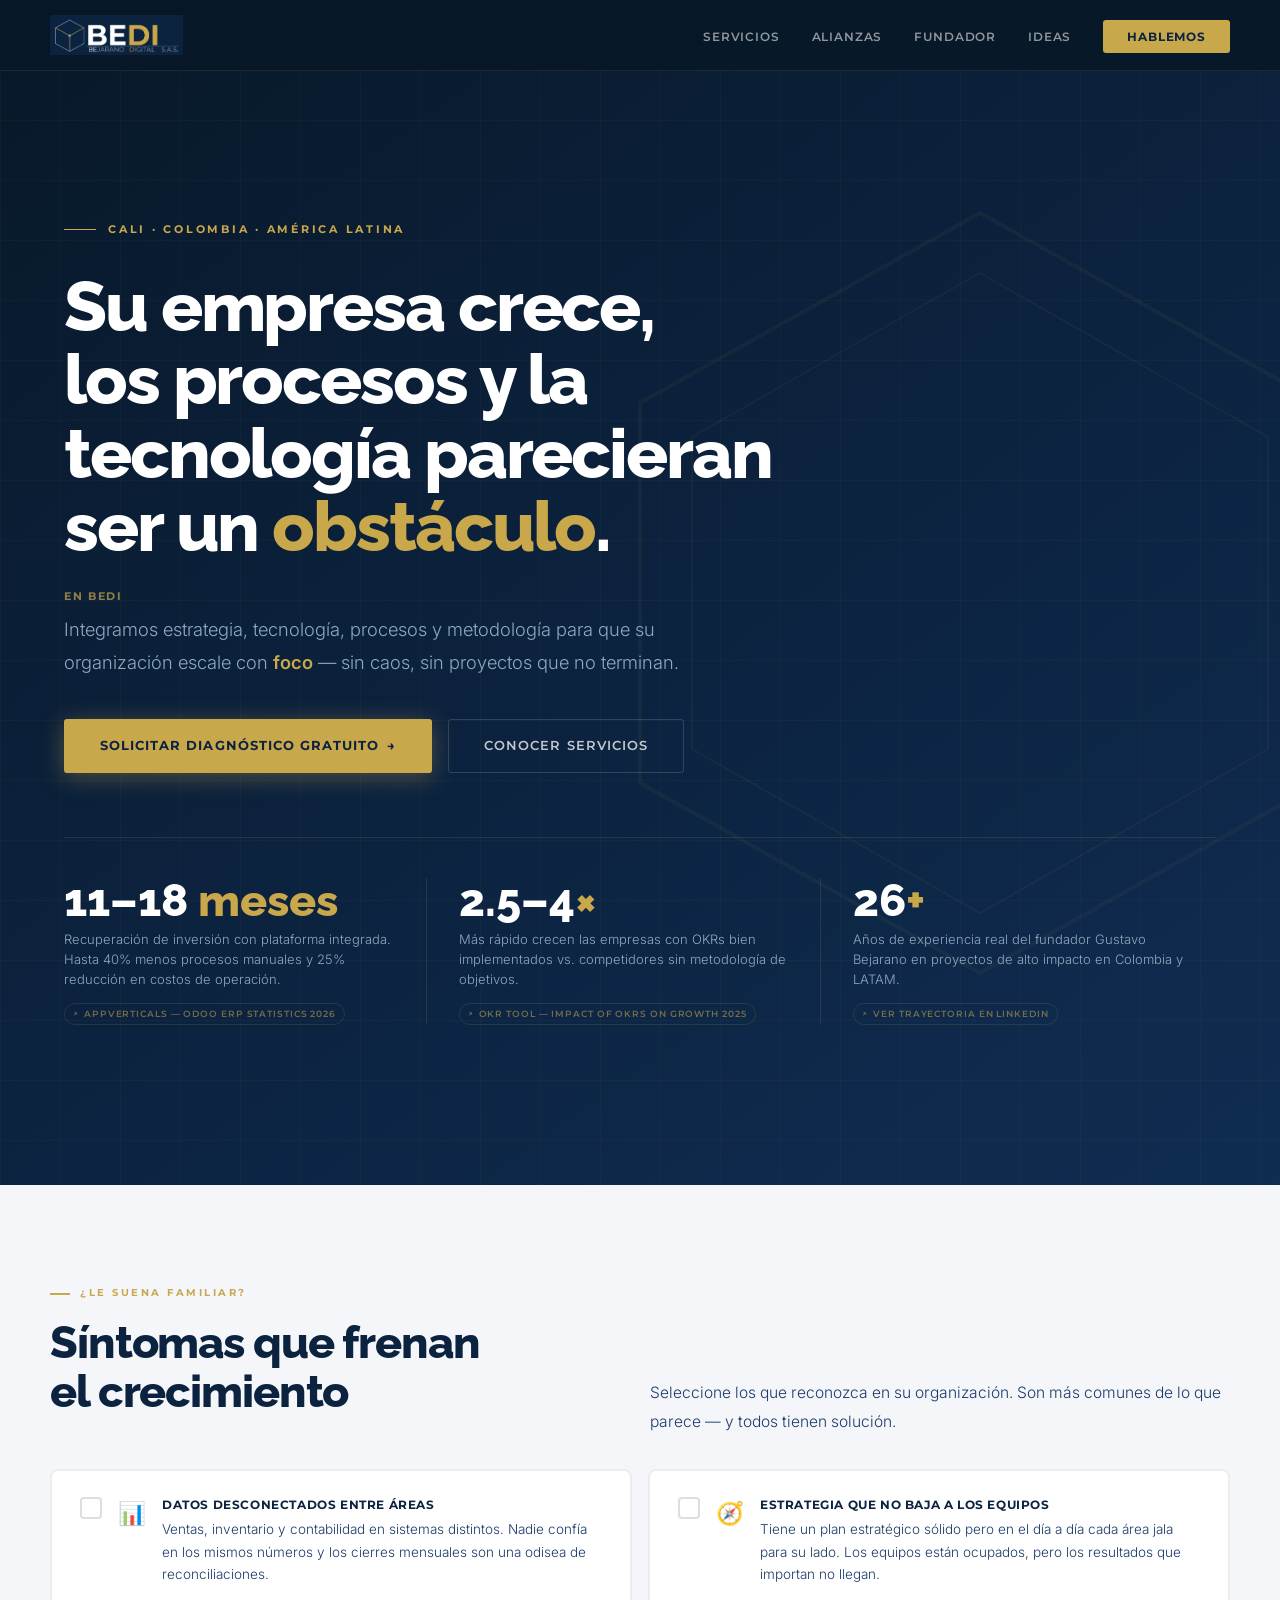
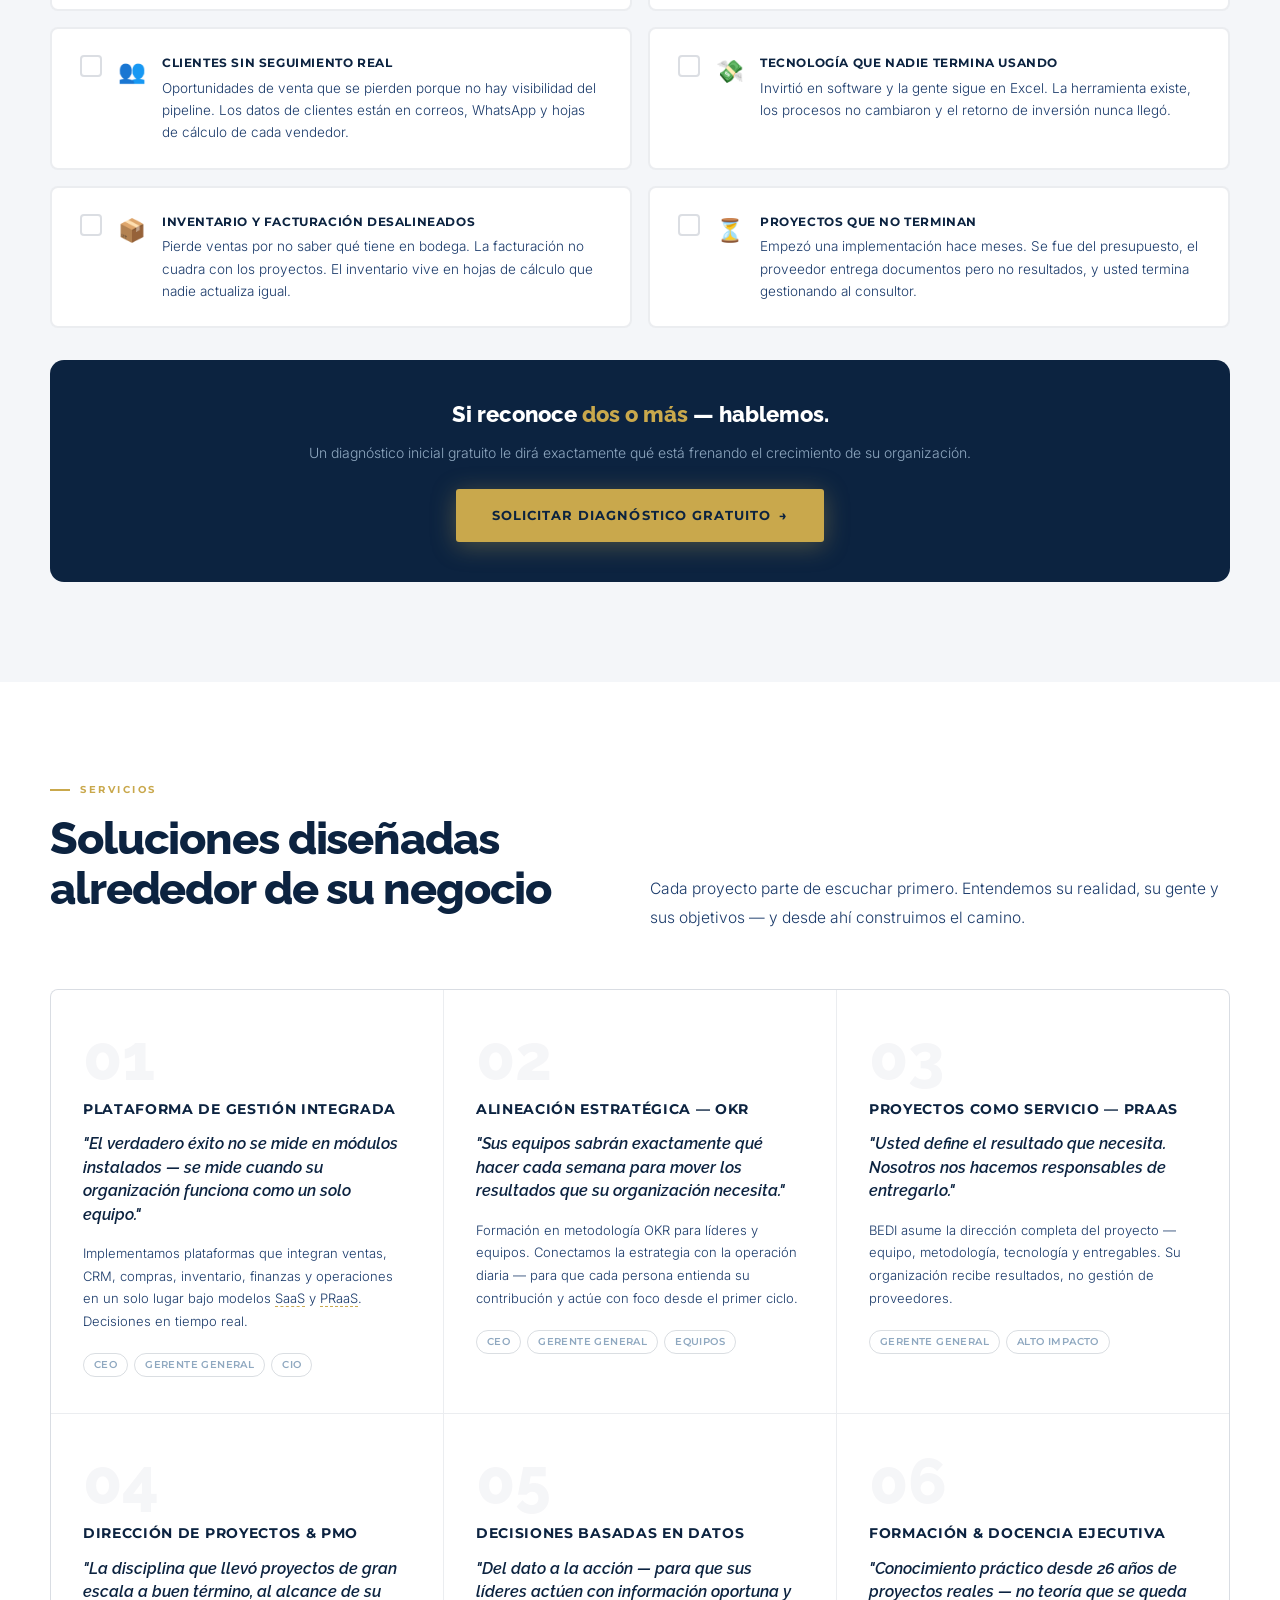
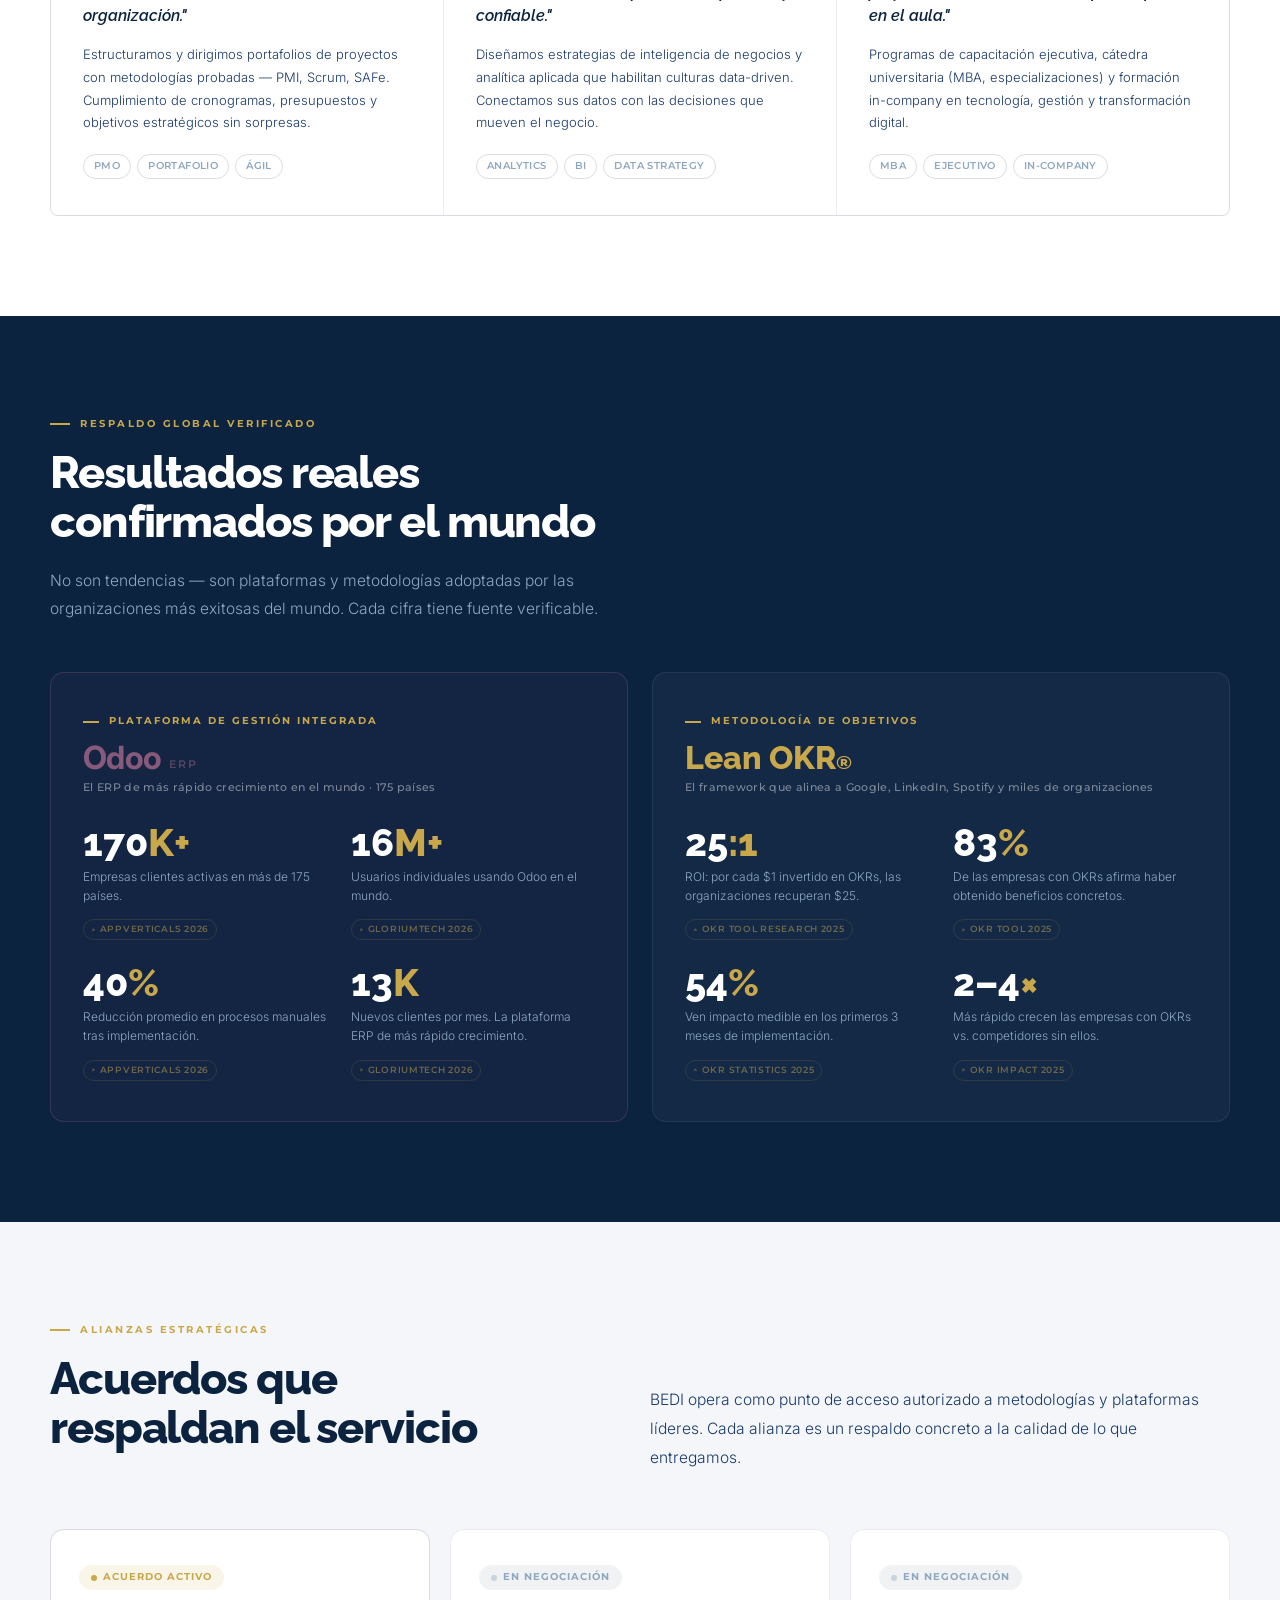
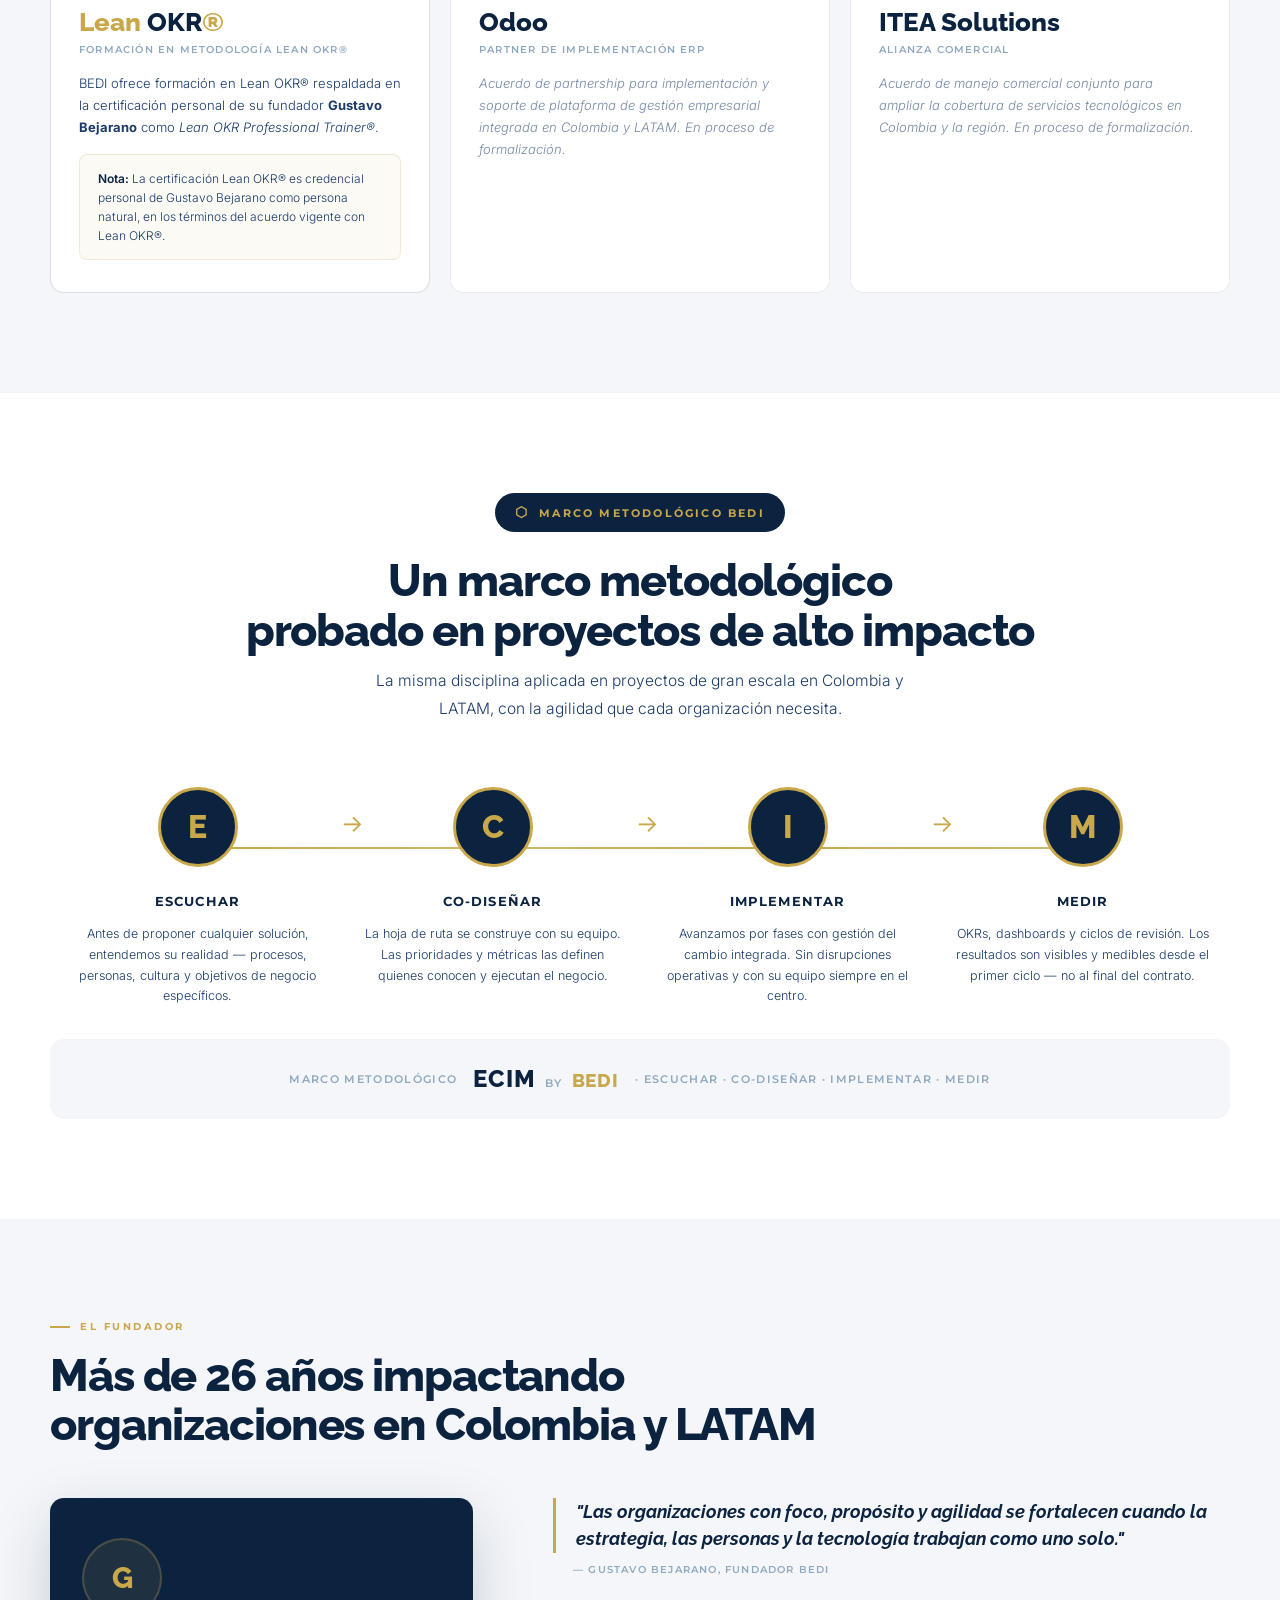
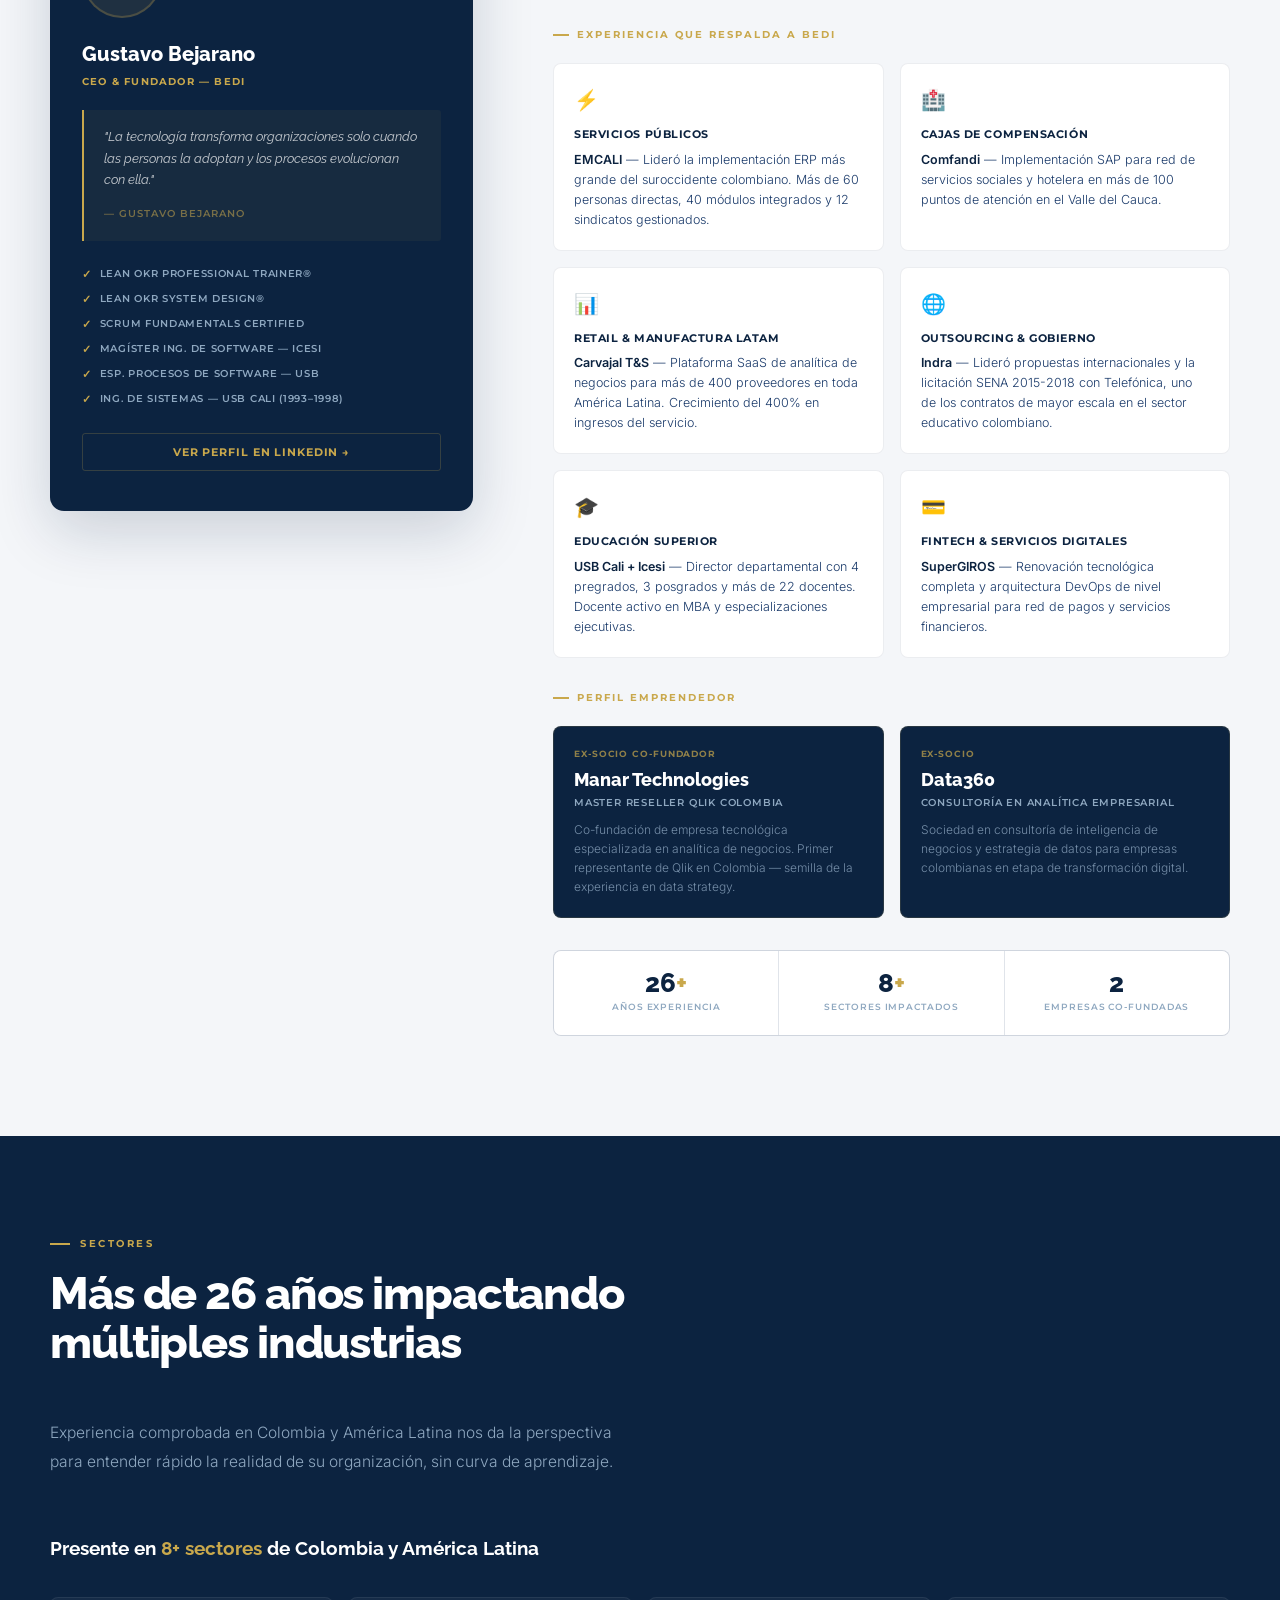
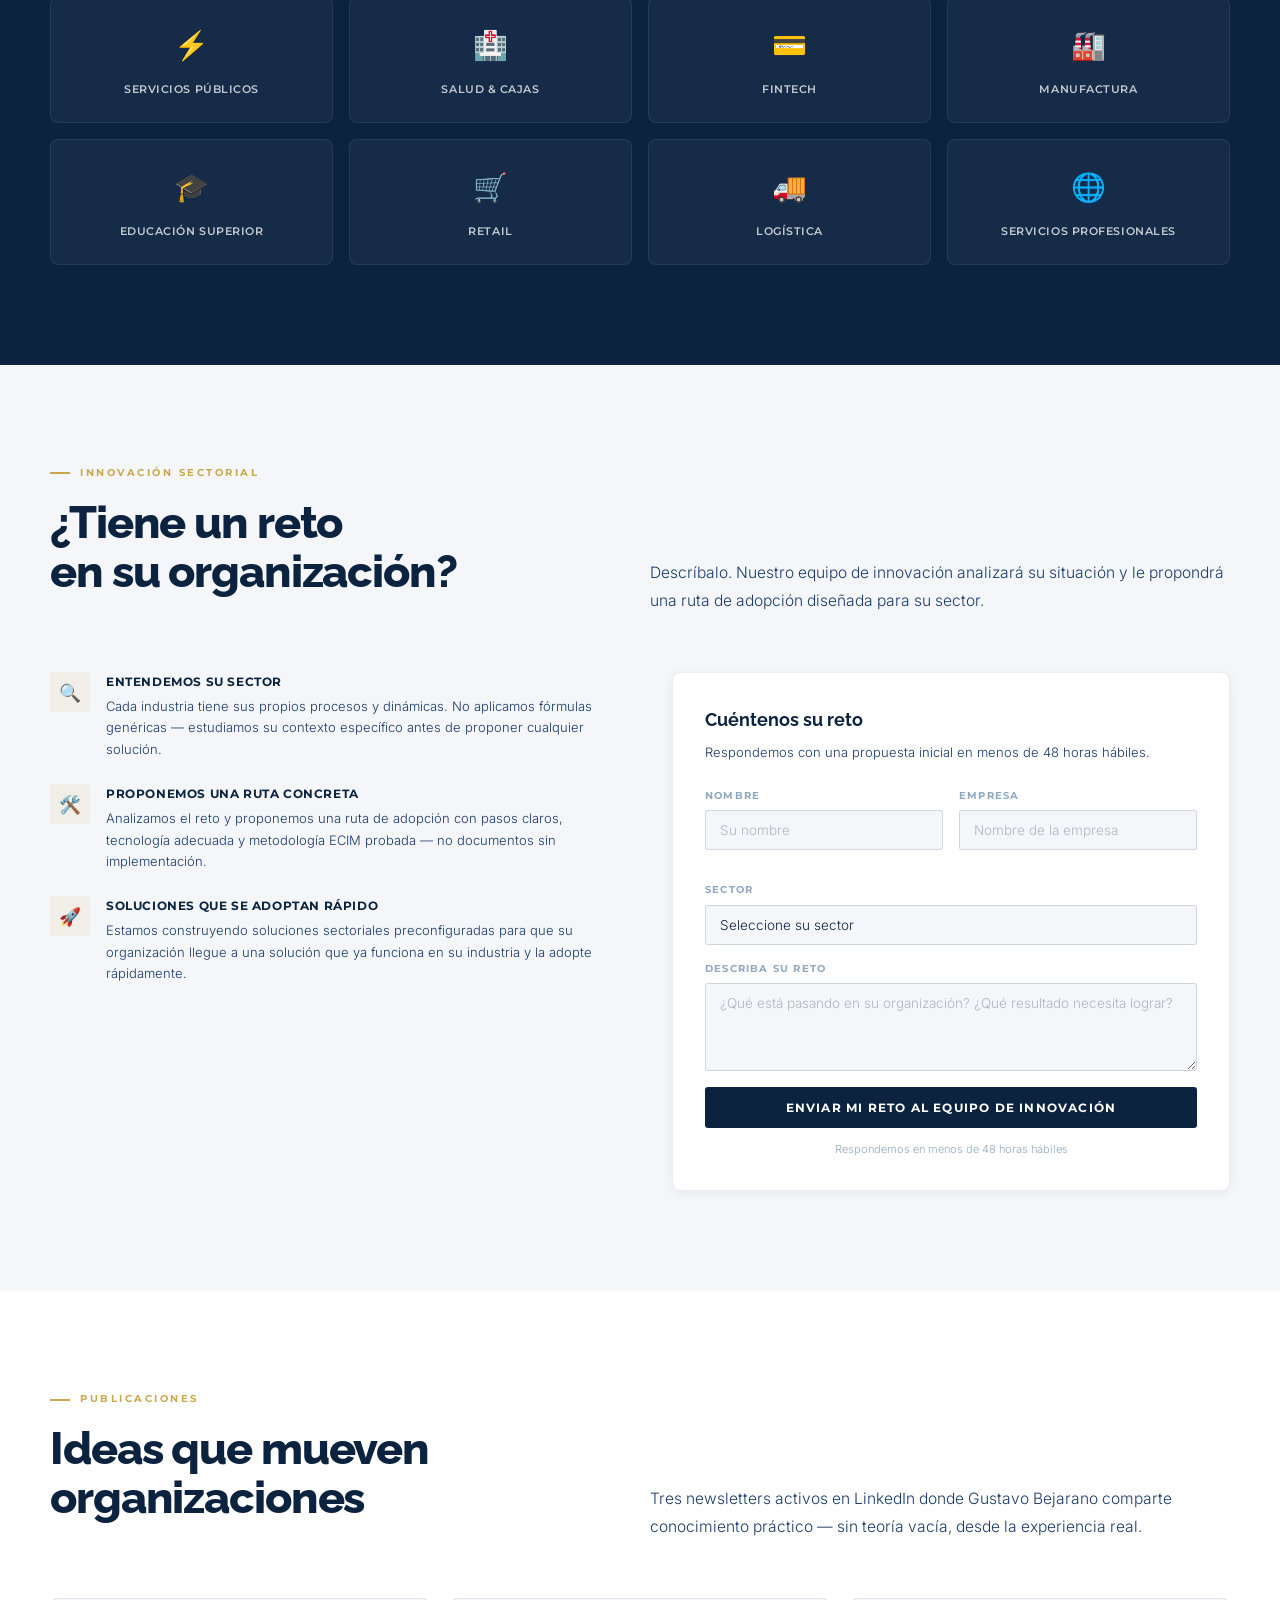
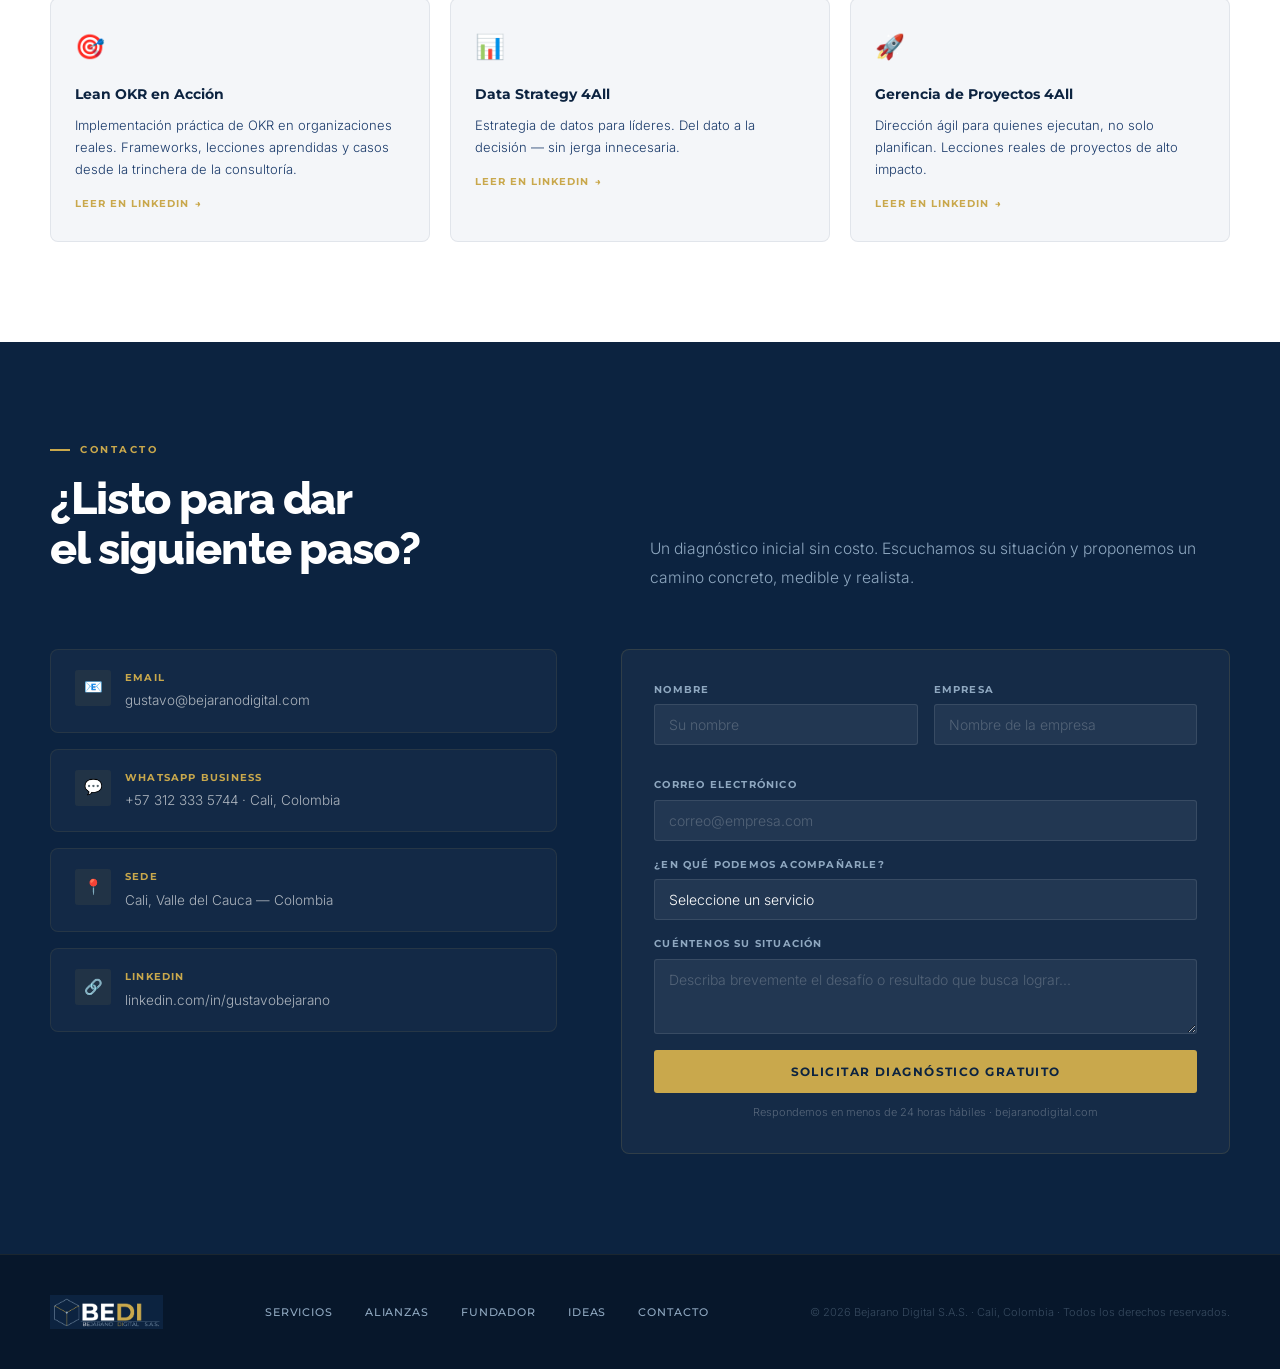
<file: Release/sitio_bedi_v07.html>
<!DOCTYPE html>
<html lang="es" prefix="og: https://ogp.me/ns#">
<head>
  <meta charset="UTF-8">
  <meta name="viewport" content="width=device-width, initial-scale=1.0">
  <title>Bejarano Digital | Estrategia, Tecnología y Metodología · Cali, Colombia</title>
  <meta name="description" content="En BEDI integramos estrategia, tecnología, procesos y metodología para que su organización escale con foco — sin caos, sin proyectos que no terminan. Expertos en Odoo ERP, Lean OKR y PRaaS. Cali, Colombia y LATAM.">
  <meta name="keywords" content="transformación digital Colombia, Odoo ERP Colombia, Lean OKR consultoría, PRaaS proyectos como servicio, Bejarano Digital, BEDI, Gustavo Bejarano, CRM Colombia, ERP Cali">
  <meta name="author" content="Bejarano Digital S.A.S.">
  <meta name="robots" content="index, follow, max-image-preview:large, max-snippet:-1, max-video-preview:-1">
  <link rel="canonical" href="https://www.bejaranodigital.com/">
  <meta name="geo.region" content="CO-VAC">
  <meta name="geo.placename" content="Cali, Valle del Cauca, Colombia">
  <meta property="og:type" content="website">
  <meta property="og:url" content="https://www.bejaranodigital.com/">
  <meta property="og:title" content="Bejarano Digital | Su empresa crece, los procesos no deberían ser el obstáculo">
  <meta property="og:description" content="En BEDI integramos estrategia, tecnología, procesos y metodología para que su organización escale con foco.">
  <meta property="og:image" content="https://www.bejaranodigital.com/og-image.jpg">
  <meta property="og:locale" content="es_CO">
  <meta property="og:site_name" content="Bejarano Digital">
  <meta name="twitter:card" content="summary_large_image">
  <script type="application/ld+json">
  {
    "@context": "https://schema.org",
    "@type": "ProfessionalService",
    "name": "Bejarano Digital S.A.S.",
    "alternateName": ["BEDI","Bejarano Digital"],
    "url": "https://www.bejaranodigital.com",
    "description": "Consultoría en transformación digital, Odoo ERP, Lean OKR y proyectos como servicio. Colombia y LATAM.",
    "address": {"@type":"PostalAddress","addressLocality":"Cali","addressRegion":"Valle del Cauca","addressCountry":"CO"},
    "foundingDate": "2026",
    "legalName": "Bejarano Digital S.A.S.",
    "founder": {"@type":"Person","name":"Gustavo Alonso Bejarano","jobTitle":"CEO & Fundador","sameAs":"https://www.linkedin.com/in/gustavobejarano/"}
  }
  </script>
  <link rel="preconnect" href="https://fonts.googleapis.com">
  <link rel="preconnect" href="https://fonts.gstatic.com" crossorigin>
  <link href="https://fonts.googleapis.com/css2?family=Raleway:ital,wght@0,300;0,400;0,700;0,800;1,300&family=Montserrat:wght@400;500;600;700&family=Inter:wght@300;400;500&display=swap" rel="stylesheet">
  <style>
    :root {
      --azul-noche:#0C2340; --azul-prof:#081829; --dorado:#C9A84C; --dorado-claro:#D4B86A;
      --blanco:#FFFFFF; --gris-perla:#F4F6F9; --azul-medio:#1A3A6A; --azul-niebla:#8FA8C0;
      --odoo-purple:#875A7B;
      --font-display:'Raleway',sans-serif; --font-heading:'Montserrat',sans-serif; --font-body:'Inter',sans-serif;
      --max-w:1180px; --r-sm:3px; --r-md:8px; --r-lg:14px;
      --border:rgba(12,35,64,0.08); --border-md:rgba(12,35,64,0.15);
      --shadow-sm:0 2px 12px rgba(12,35,64,0.06); --shadow-md:0 8px 40px rgba(12,35,64,0.12); --shadow-lg:0 20px 60px rgba(12,35,64,0.18);
    }
    *,*::before,*::after{box-sizing:border-box;margin:0;padding:0}
    html{scroll-behavior:smooth}
    body{font-family:var(--font-body);background:var(--blanco);color:var(--azul-noche);font-size:16px;line-height:1.65;-webkit-font-smoothing:antialiased}

    /* NAV */
    nav{position:fixed;top:0;left:0;right:0;z-index:100;background:rgba(8,24,41,0.97);backdrop-filter:blur(20px);border-bottom:1px solid rgba(201,168,76,0.12);padding:0 2rem}
    .nav-inner{max-width:var(--max-w);margin:0 auto;display:flex;align-items:center;justify-content:space-between;height:70px}
    .nav-logo img{height:40px;width:auto;display:block}
    .nav-links{display:flex;gap:2rem;list-style:none;align-items:center}
    .nav-links a{font-family:var(--font-heading);font-size:12px;font-weight:600;color:rgba(255,255,255,0.55);text-decoration:none;letter-spacing:.07em;text-transform:uppercase;transition:color .2s}
    .nav-links a:hover{color:var(--dorado)}
    .nav-cta{background:var(--dorado)!important;color:var(--azul-noche)!important;padding:9px 24px!important;border-radius:var(--r-sm)!important;font-weight:700!important}
    .nav-cta:hover{background:#b8963e!important}

    /* HERO */
    #hero{min-height:100vh;background:linear-gradient(145deg,#081829 0%,#0C2340 55%,#0f2d52 100%);display:flex;flex-direction:column;position:relative;overflow:hidden}
    #hero::before{content:'';position:absolute;inset:0;background-image:linear-gradient(rgba(201,168,76,0.04) 1px,transparent 1px),linear-gradient(90deg,rgba(201,168,76,0.04) 1px,transparent 1px);background-size:60px 60px;pointer-events:none}
    #hero::after{content:'';position:absolute;right:-100px;top:50%;transform:translateY(-50%);width:800px;height:800px;pointer-events:none;background:url("data:image/svg+xml,%3Csvg viewBox='0 0 200 200' xmlns='http://www.w3.org/2000/svg'%3E%3Cpolygon points='100,5 185,52.5 185,147.5 100,195 15,147.5 15,52.5' fill='none' stroke='%23C9A84C' stroke-width='1'/%3E%3Cpolygon points='100,20 172,61 172,139 100,180 28,139 28,61' fill='none' stroke='%23C9A84C' stroke-width='0.5'/%3E%3C/svg%3E") center/contain no-repeat;opacity:.05}
    .hero-main{flex:1;display:flex;align-items:center;padding:120px 2rem 60px;position:relative;z-index:1}
    .hero-inner{max-width:var(--max-w);margin:0 auto;width:100%}
    .hero-eyebrow{font-family:var(--font-heading);font-size:11px;font-weight:700;letter-spacing:.25em;text-transform:uppercase;color:var(--dorado);display:flex;align-items:center;gap:12px;margin-bottom:2rem;opacity:0;animation:fadeUp .6s ease .1s both}
    .hero-eyebrow::before{content:'';display:block;width:32px;height:1px;background:var(--dorado)}
    .hero-headline{font-family:var(--font-display);font-size:clamp(2.8rem,5.5vw,5rem);font-weight:800;line-height:1.04;letter-spacing:-.03em;color:var(--blanco);margin-bottom:1.5rem;max-width:820px;opacity:0;animation:fadeUp .6s ease .2s both}
    .hero-headline .accent{color:var(--dorado)}
    .hero-subhead-wrap{margin-bottom:2.5rem;opacity:0;animation:fadeUp .6s ease .3s both}
    .hero-bedi-tag{font-family:var(--font-heading);font-size:11px;font-weight:700;letter-spacing:.15em;text-transform:uppercase;color:rgba(201,168,76,0.7);margin-bottom:.5rem}
    .hero-subhead{font-size:clamp(.975rem,1.8vw,1.15rem);font-weight:300;color:var(--azul-niebla);line-height:1.8;max-width:620px}
    .hero-subhead .bedi-name{color:var(--dorado);font-weight:600}
    .hero-actions{display:flex;gap:1rem;flex-wrap:wrap;margin-bottom:4rem;opacity:0;animation:fadeUp .6s ease .4s both}
    .btn-primary{background:var(--dorado);color:var(--azul-noche);padding:16px 36px;border-radius:var(--r-sm);font-family:var(--font-heading);font-weight:700;font-size:13px;letter-spacing:.08em;text-transform:uppercase;text-decoration:none;display:inline-flex;align-items:center;gap:8px;transition:background .2s,transform .15s;box-shadow:0 4px 24px rgba(201,168,76,.35)}
    .btn-primary:hover{background:#b8963e;transform:translateY(-2px)}
    .btn-primary .arrow{transition:transform .2s}
    .btn-primary:hover .arrow{transform:translateX(4px)}
    .btn-ghost{background:transparent;color:rgba(255,255,255,.75);padding:15px 35px;border-radius:var(--r-sm);border:1px solid rgba(255,255,255,.15);font-family:var(--font-heading);font-weight:600;font-size:13px;letter-spacing:.08em;text-transform:uppercase;text-decoration:none;display:inline-block;transition:border-color .2s,color .2s}
    .btn-ghost:hover{border-color:var(--dorado);color:var(--dorado)}

    /* HERO STATS */
    .hero-stats{border-top:1px solid rgba(201,168,76,.15);padding-top:2.5rem;display:grid;grid-template-columns:repeat(3,1fr);gap:2rem;opacity:0;animation:fadeUp .6s ease .52s both}
    .hstat{position:relative;padding-right:2rem}
    .hstat:not(:last-child)::after{content:'';position:absolute;right:0;top:0;bottom:0;width:1px;background:rgba(201,168,76,.15)}
    .hstat-num{font-family:var(--font-display);font-size:clamp(2rem,3.5vw,3rem);font-weight:800;color:var(--blanco);line-height:1;margin-bottom:.4rem}
    .hstat-num .gold{color:var(--dorado)}
    .hstat-label{font-size:13px;color:var(--azul-niebla);font-weight:300;line-height:1.55;margin-bottom:.5rem}
    .hstat-source{display:inline-flex;align-items:center;gap:5px;font-family:var(--font-heading);font-size:9px;font-weight:600;letter-spacing:.1em;text-transform:uppercase;color:rgba(201,168,76,.55);border:1px solid rgba(201,168,76,.15);padding:3px 8px;border-radius:99px;text-decoration:none;transition:color .2s,border-color .2s}
    .hstat-source:hover{color:var(--dorado);border-color:rgba(201,168,76,.4)}
    .hstat-source::before{content:'↗';font-size:8px}

    /* SECTION BASE */
    section{padding:100px 2rem}
    .section-inner{max-width:var(--max-w);margin:0 auto}
    .section-eyebrow{font-family:var(--font-heading);font-size:10px;font-weight:700;letter-spacing:.25em;text-transform:uppercase;color:var(--dorado);margin-bottom:1rem;display:flex;align-items:center;gap:10px}
    .section-eyebrow::before{content:'';display:block;width:20px;height:2px;background:var(--dorado)}
    h2{font-family:var(--font-display);font-size:clamp(2rem,3.5vw,2.8rem);font-weight:800;letter-spacing:-.025em;line-height:1.1;color:var(--azul-noche);margin-bottom:1.25rem}
    .section-lead{font-size:.975rem;font-weight:300;color:var(--azul-medio);max-width:580px;line-height:1.85}
    .section-header{display:flex;justify-content:space-between;align-items:flex-end;margin-bottom:3.5rem;flex-wrap:wrap;gap:2rem}

    /* DOLOR */
    #dolor{background:var(--gris-perla)}
    .dolor-intro{display:flex;justify-content:space-between;align-items:flex-end;margin-bottom:2rem;flex-wrap:wrap;gap:2rem}
    .dolor-grid{display:grid;grid-template-columns:1fr 1fr;gap:1rem}
    .dolor-card{background:var(--blanco);border:2px solid var(--border);border-radius:var(--r-md);padding:1.5rem 1.75rem;display:flex;gap:1rem;align-items:flex-start;cursor:pointer;transition:border-color .2s,transform .2s,box-shadow .2s,background .2s;position:relative;user-select:none}
    .dolor-card:hover{border-color:rgba(201,168,76,.5);transform:translateY(-2px);box-shadow:var(--shadow-md)}
    .dolor-card.selected{border-color:var(--dorado);background:rgba(201,168,76,.04);transform:translateY(-2px);box-shadow:var(--shadow-md)}
    /* Checkbox visual */
    .dolor-check{width:22px;height:22px;border-radius:4px;border:2px solid var(--border-md);flex-shrink:0;display:flex;align-items:center;justify-content:center;transition:background .2s,border-color .2s;margin-top:2px}
    .dolor-card.selected .dolor-check{background:var(--dorado);border-color:var(--dorado)}
    .dolor-check-icon{display:none;color:var(--azul-noche);font-size:13px;font-weight:800}
    .dolor-card.selected .dolor-check-icon{display:block}
    .dolor-icon{font-size:1.4rem;flex-shrink:0}
    .dolor-text{flex:1}
    .dolor-title{font-family:var(--font-heading);font-size:12px;font-weight:700;text-transform:uppercase;letter-spacing:.05em;color:var(--azul-noche);margin-bottom:4px}
    .dolor-desc{font-size:13.5px;color:var(--azul-medio);line-height:1.65;font-weight:300}
    /* CTA dinámico */
    .dolor-cta-wrap{margin-top:2rem;padding:2.5rem;background:var(--azul-noche);border-radius:var(--r-lg);text-align:center;transition:all .3s}
    .dolor-cta-title{font-family:var(--font-display);font-size:1.4rem;font-weight:800;color:var(--blanco);margin-bottom:.75rem;line-height:1.3}
    .dolor-cta-title .gold{color:var(--dorado)}
    .dolor-cta-sub{font-size:14px;color:var(--azul-niebla);margin-bottom:1.5rem;font-weight:300}
    #dolor-count-msg{transition:all .4s}

    /* SERVICIOS */
    #servicios{background:var(--blanco)}
    .servicios-grid{display:grid;grid-template-columns:repeat(3,1fr);gap:1px;background:var(--border);border:1px solid var(--border);border-radius:var(--r-md);overflow:hidden}
    .servicio-card{background:var(--blanco);padding:2.25rem 2rem;position:relative;transition:background .25s}
    .servicio-card:hover{background:var(--gris-perla)}
    .servicio-card::after{content:'';position:absolute;bottom:0;left:0;right:0;height:3px;background:linear-gradient(90deg,var(--dorado),var(--dorado-claro));transform:scaleX(0);transition:transform .3s;transform-origin:left}
    .servicio-card:hover::after{transform:scaleX(1)}
    .svc-num{font-family:var(--font-display);font-size:4rem;font-weight:800;color:rgba(12,35,64,.04);line-height:1;margin-bottom:.5rem}
    h3{font-family:var(--font-heading);font-size:.85rem;font-weight:700;color:var(--azul-noche);margin-bottom:.75rem;letter-spacing:.05em;text-transform:uppercase}
    .svc-valor{font-family:var(--font-display);font-size:.975rem;font-weight:600;color:var(--azul-noche);line-height:1.5;margin-bottom:1rem;font-style:italic}
    .svc-desc{font-size:13px;color:var(--azul-medio);line-height:1.75;margin-bottom:1.25rem;font-weight:300}
    .concepto{border-bottom:1px dashed var(--dorado);cursor:help;position:relative;display:inline}
    .concepto-tip{display:none;position:absolute;bottom:calc(100% + 8px);left:0;background:var(--azul-noche);color:var(--blanco);font-size:11px;font-weight:400;line-height:1.55;padding:10px 14px;border-radius:var(--r-md);min-width:240px;max-width:280px;z-index:50;border:1px solid rgba(201,168,76,.25);font-family:var(--font-body);font-style:normal}
    .concepto-tip::after{content:'';position:absolute;top:100%;left:20px;border:5px solid transparent;border-top-color:var(--azul-noche)}
    .concepto:hover .concepto-tip,.concepto:focus .concepto-tip{display:block}
    .svc-tags{display:flex;gap:6px;flex-wrap:wrap}
    .stag{font-family:var(--font-heading);font-size:10px;font-weight:600;padding:3px 10px;border-radius:99px;letter-spacing:.04em;border:1px solid var(--border-md);color:var(--azul-niebla);text-transform:uppercase}

    /* STATS GLOBALES */
    #stats{background:var(--azul-noche)}
    #stats h2{color:var(--blanco)}
    #stats .section-lead{color:var(--azul-niebla)}
    .stats-blocks{display:grid;grid-template-columns:1fr 1fr;gap:1.5rem;margin-top:3rem}
    .stats-block{background:rgba(255,255,255,.03);border:1px solid rgba(255,255,255,.07);border-radius:var(--r-lg);padding:2.5rem 2rem;transition:border-color .2s;position:relative;overflow:hidden}
    .stats-block:hover{border-color:rgba(201,168,76,.3)}
    /* Odoo block con color de marca */
    .stats-block.odoo-block{border-color:rgba(135,90,123,.3);background:rgba(135,90,123,.06)}
    .stats-block.odoo-block:hover{border-color:rgba(135,90,123,.6)}
    .stats-block-label{font-family:var(--font-heading);font-size:10px;font-weight:700;letter-spacing:.2em;text-transform:uppercase;color:var(--dorado);margin-bottom:.75rem;display:flex;align-items:center;gap:10px}
    .stats-block-label::before{content:'';display:block;width:16px;height:2px;background:var(--dorado)}
    /* Odoo wordmark con color oficial */
    .odoo-wordmark{font-family:'Inter',sans-serif;font-size:2rem;font-weight:700;color:#875A7B;margin-bottom:.25rem;display:flex;align-items:center;gap:.5rem;line-height:1}
    .odoo-wordmark svg{width:28px;height:28px}
    .stats-block-subtitle{font-family:var(--font-heading);font-size:11px;font-weight:500;color:rgba(255,255,255,.45);margin-bottom:1.75rem;letter-spacing:.03em}
    /* OKR wordmark */
    .okr-wordmark{font-family:var(--font-display);font-size:2rem;font-weight:800;color:var(--dorado);margin-bottom:.25rem;line-height:1}
    .stat-items{display:grid;grid-template-columns:1fr 1fr;gap:1.5rem}
    .stat-item{}
    .stat-big{font-family:var(--font-display);font-size:clamp(1.8rem,3vw,2.5rem);font-weight:800;color:var(--blanco);line-height:1;margin-bottom:.35rem}
    .stat-big .g{color:var(--dorado)}
    .stat-big .gp{color:#875A7B}
    .stat-desc{font-size:12px;color:var(--azul-niebla);line-height:1.55;font-weight:300;margin-bottom:.5rem}
    .stat-ref{display:inline-flex;align-items:center;gap:4px;font-family:var(--font-heading);font-size:9px;font-weight:600;letter-spacing:.08em;text-transform:uppercase;color:rgba(201,168,76,.5);border:1px solid rgba(201,168,76,.15);padding:2px 7px;border-radius:99px;text-decoration:none;transition:color .2s,border-color .2s}
    .stat-ref:hover{color:var(--dorado);border-color:rgba(201,168,76,.4)}
    .stat-ref::before{content:'↗';font-size:7px}

    /* ALIANZAS */
    #alianzas{background:var(--gris-perla)}
    .alianzas-grid{display:grid;grid-template-columns:repeat(3,1fr);gap:1.25rem;margin-top:3rem}
    .alianza-card{border-radius:var(--r-lg);padding:2rem 1.75rem;border:1px solid;transition:transform .2s,box-shadow .2s}
    .alianza-card:hover{transform:translateY(-4px);box-shadow:var(--shadow-md)}
    .alianza-card.activo{background:var(--blanco);border-color:var(--border-md)}
    .alianza-card.proceso{background:var(--blanco);border-color:var(--border);opacity:.75}
    .alianza-badge{display:inline-flex;align-items:center;gap:6px;font-family:var(--font-heading);font-size:10px;font-weight:700;letter-spacing:.1em;text-transform:uppercase;padding:4px 12px;border-radius:99px;margin-bottom:1.25rem}
    .ab-activo{background:rgba(201,168,76,.12);color:var(--dorado)}
    .ab-activo::before{content:'';display:block;width:6px;height:6px;border-radius:50%;background:var(--dorado)}
    .ab-proceso{background:rgba(12,35,64,.06);color:var(--azul-niebla)}
    .ab-proceso::before{content:'';display:block;width:6px;height:6px;border-radius:50%;background:var(--azul-niebla);opacity:.4}
    .alianza-nombre{font-family:var(--font-display);font-size:1.6rem;font-weight:800;color:var(--azul-noche);margin-bottom:.4rem;line-height:1}
    .alianza-nombre .gold{color:var(--dorado)}
    .alianza-tipo{font-family:var(--font-heading);font-size:10px;font-weight:600;letter-spacing:.12em;text-transform:uppercase;color:var(--azul-niebla);margin-bottom:.85rem}
    .alianza-desc{font-size:13px;color:var(--azul-medio);line-height:1.7;font-weight:300}
    .alianza-desc.proceso-text{opacity:.6;font-style:italic}
    .nota-legal{background:rgba(201,168,76,.06);border:1px solid rgba(201,168,76,.2);border-radius:var(--r-md);padding:.85rem 1.1rem;margin-top:1rem;font-size:12px;color:var(--azul-medio);line-height:1.6;font-weight:300}
    .nota-legal strong{color:var(--azul-noche);font-weight:600}

    /* ══ PROCESO — ECIM ══ */
    #proceso{background:var(--blanco)}
    .ecim-header{text-align:center;margin-bottom:4rem}
    .ecim-badge{display:inline-flex;align-items:center;gap:10px;background:var(--azul-noche);color:var(--dorado);font-family:var(--font-heading);font-size:11px;font-weight:700;letter-spacing:.2em;text-transform:uppercase;padding:8px 20px;border-radius:99px;margin-bottom:1.5rem}
    .ecim-badge::before{content:'⬡';font-size:14px}
    .ecim-title{font-family:var(--font-display);font-size:clamp(2rem,3.5vw,2.8rem);font-weight:800;letter-spacing:-.025em;line-height:1.1;color:var(--azul-noche);margin-bottom:.75rem}
    .ecim-subtitle{font-size:.975rem;color:var(--azul-medio);font-weight:300;max-width:560px;margin:0 auto;line-height:1.8}
    /* Diagrama de flujo ECIM */
    .ecim-diagram{display:grid;grid-template-columns:repeat(4,1fr);gap:0;position:relative;margin-bottom:2rem}
    .ecim-diagram::before{content:'';position:absolute;top:60px;left:calc(12.5% + 8px);right:calc(12.5% + 8px);height:2px;background:linear-gradient(90deg,var(--dorado),var(--dorado-claro),var(--dorado),var(--dorado-claro));z-index:0}
    .ecim-step{display:flex;flex-direction:column;align-items:center;padding:0 1rem;position:relative;z-index:1}
    /* Círculo numerado */
    .ecim-circle{width:80px;height:80px;border-radius:50%;background:var(--azul-noche);border:3px solid var(--dorado);display:flex;align-items:center;justify-content:center;margin-bottom:1.5rem;flex-shrink:0;position:relative;transition:transform .2s,box-shadow .2s}
    .ecim-step:hover .ecim-circle{transform:scale(1.08);box-shadow:0 0 0 8px rgba(201,168,76,.12)}
    .ecim-letter{font-family:var(--font-display);font-size:2rem;font-weight:800;color:var(--dorado);line-height:1}
    .ecim-step-name{font-family:var(--font-heading);font-size:13px;font-weight:700;color:var(--azul-noche);letter-spacing:.08em;text-transform:uppercase;text-align:center;margin-bottom:.75rem}
    .ecim-step-desc{font-size:12.5px;color:var(--azul-medio);line-height:1.65;font-weight:300;text-align:center}
    /* Flecha entre pasos */
    .ecim-step:not(:last-child)::after{content:'→';position:absolute;right:-18px;top:25px;font-size:1.5rem;color:var(--dorado);z-index:2;font-weight:400;line-height:1}
    /* Footer ECIM */
    .ecim-footer{background:var(--gris-perla);border-radius:var(--r-lg);padding:1.25rem 2rem;display:flex;align-items:center;justify-content:center;gap:1rem;flex-wrap:wrap}
    .ecim-footer-text{font-family:var(--font-heading);font-size:11px;font-weight:600;letter-spacing:.12em;text-transform:uppercase;color:var(--azul-niebla)}
    .ecim-brand{font-family:var(--font-display);font-size:1.1rem;font-weight:800;color:var(--azul-noche);letter-spacing:.05em}
    .ecim-brand .by{font-family:var(--font-heading);font-size:.7rem;font-weight:500;color:var(--azul-niebla);text-transform:uppercase;letter-spacing:.15em}
    .ecim-brand .bedi{color:var(--dorado)}

    /* FUNDADOR */
    #fundador{background:var(--gris-perla)}
    .fundador-wrap{display:grid;grid-template-columns:1fr 1.6fr;gap:5rem;align-items:start;margin-top:3rem}
    .fundador-card{background:var(--azul-noche);border-radius:var(--r-lg);padding:2.5rem 2rem;position:sticky;top:90px;box-shadow:var(--shadow-lg)}
    .fundador-avatar{width:80px;height:80px;border-radius:50%;background:rgba(201,168,76,.1);border:2px solid rgba(201,168,76,.25);display:flex;align-items:center;justify-content:center;margin-bottom:1.25rem;font-family:var(--font-display);font-size:1.8rem;font-weight:800;color:var(--dorado)}
    .fundador-nombre{font-family:var(--font-display);font-size:1.25rem;font-weight:800;color:var(--blanco);margin-bottom:3px}
    .fundador-titulo{font-family:var(--font-heading);font-size:10px;font-weight:700;letter-spacing:.12em;text-transform:uppercase;color:var(--dorado);margin-bottom:1.25rem}
    .fundador-filosofia{background:rgba(201,168,76,.06);border-left:2px solid var(--dorado);padding:1rem 1.25rem;border-radius:0 var(--r-sm) var(--r-sm) 0;margin-bottom:1.5rem}
    .fundador-filosofia p{font-family:var(--font-display);font-size:13px;font-weight:400;font-style:italic;color:rgba(255,255,255,.75);line-height:1.65;margin-bottom:.5rem}
    .fundador-filosofia cite{font-family:var(--font-heading);font-size:10px;font-weight:600;letter-spacing:.1em;text-transform:uppercase;color:rgba(201,168,76,.55);font-style:normal}
    .fundador-certs{display:flex;flex-direction:column;gap:7px;margin-bottom:1.5rem}
    .cert-badge{display:flex;align-items:center;gap:8px;font-family:var(--font-heading);font-size:10px;font-weight:600;letter-spacing:.07em;text-transform:uppercase;color:var(--azul-niebla)}
    .cert-badge::before{content:'✓';color:var(--dorado);font-size:11px;font-weight:800;flex-shrink:0}
    .fundador-linkedin{display:inline-flex;align-items:center;gap:8px;font-family:var(--font-heading);font-size:11px;font-weight:700;letter-spacing:.08em;text-transform:uppercase;color:var(--dorado);text-decoration:none;border:1px solid rgba(201,168,76,.22);padding:9px 16px;border-radius:var(--r-sm);transition:background .2s;width:100%;justify-content:center}
    .fundador-linkedin:hover{background:rgba(201,168,76,.1)}
    /* Contenido fundador lado derecho */
    .fundador-frase{font-family:var(--font-display);font-size:1.15rem;font-weight:700;font-style:italic;color:var(--azul-noche);line-height:1.5;border-left:3px solid var(--dorado);padding-left:1.25rem;margin-bottom:.6rem}
    .fundador-frase-attr{font-family:var(--font-heading);font-size:10px;font-weight:600;letter-spacing:.12em;text-transform:uppercase;color:var(--azul-niebla);padding-left:1.25rem;margin-bottom:3rem}
    /* Cards de impacto del fundador — reemplaza timeline */
    .fundador-impacto-title{font-family:var(--font-heading);font-size:10px;font-weight:700;letter-spacing:.2em;text-transform:uppercase;color:var(--dorado);margin-bottom:1.25rem;display:flex;align-items:center;gap:8px}
    .fundador-impacto-title::before{content:'';display:block;width:16px;height:2px;background:var(--dorado)}
    .impacto-cards{display:grid;grid-template-columns:1fr 1fr;gap:1rem;margin-bottom:2rem}
    .impacto-card{background:var(--blanco);border:1px solid var(--border);border-radius:var(--r-md);padding:1.25rem;transition:border-color .2s,transform .15s}
    .impacto-card:hover{border-color:var(--dorado);transform:translateY(-2px)}
    .ic-icon{font-size:1.25rem;margin-bottom:.5rem}
    .ic-title{font-family:var(--font-heading);font-size:11px;font-weight:700;text-transform:uppercase;letter-spacing:.05em;color:var(--azul-noche);margin-bottom:.4rem}
    .ic-desc{font-size:12.5px;color:var(--azul-medio);line-height:1.6;font-weight:300}
    .ic-highlight{color:var(--azul-noche);font-weight:600}
    /* Emprendimiento */
    .emprendimiento-title{font-family:var(--font-heading);font-size:10px;font-weight:700;letter-spacing:.2em;text-transform:uppercase;color:var(--dorado);margin-bottom:1.25rem;display:flex;align-items:center;gap:8px}
    .emprendimiento-title::before{content:'';display:block;width:16px;height:2px;background:var(--dorado)}
    .emp-cards{display:grid;grid-template-columns:1fr 1fr;gap:1rem;margin-bottom:2rem}
    .emp-card{background:var(--azul-noche);border-radius:var(--r-md);padding:1.25rem;border:1px solid rgba(201,168,76,.15)}
    .emp-badge{font-family:var(--font-heading);font-size:9px;font-weight:700;letter-spacing:.1em;text-transform:uppercase;color:var(--dorado);opacity:.7;margin-bottom:.4rem}
    .emp-name{font-family:var(--font-display);font-size:1.1rem;font-weight:800;color:var(--blanco);margin-bottom:.35rem;line-height:1.2}
    .emp-rol{font-family:var(--font-heading);font-size:10px;font-weight:600;text-transform:uppercase;letter-spacing:.08em;color:var(--azul-niebla);margin-bottom:.5rem}
    .emp-desc{font-size:12px;color:rgba(143,168,192,.8);line-height:1.6;font-weight:300}
    /* Stats fundador */
    .fundador-stats{display:grid;grid-template-columns:repeat(3,1fr);gap:1px;background:var(--border);border:1px solid var(--border);border-radius:var(--r-md);overflow:hidden}
    .fstat{background:var(--blanco);padding:1.25rem;text-align:center}
    .fstat-num{font-family:var(--font-display);font-size:1.6rem;font-weight:800;color:var(--azul-noche);line-height:1}
    .fstat-num span{color:var(--dorado)}
    .fstat-lbl{font-family:var(--font-heading);font-size:9px;font-weight:600;letter-spacing:.1em;text-transform:uppercase;color:var(--azul-niebla);margin-top:4px}

    /* SECTORES */
    #sectores{background:var(--azul-noche)}
    #sectores h2{color:var(--blanco)}
    #sectores .section-lead{color:var(--azul-niebla)}
    .sectores-stat{margin-top:1.5rem;font-family:var(--font-display);font-size:1.2rem;font-weight:700;color:var(--blanco)}
    .sectores-stat span{color:var(--dorado)}
    .sectores-grid{display:grid;grid-template-columns:repeat(4,1fr);gap:1rem;margin-top:2rem}
    .sector-card{background:rgba(255,255,255,.04);border:1px solid rgba(255,255,255,.07);border-radius:var(--r-md);padding:1.5rem;text-align:center;transition:border-color .2s,background .2s}
    .sector-card:hover{border-color:rgba(201,168,76,.4);background:rgba(201,168,76,.05)}
    .sector-icon{font-size:1.75rem;margin-bottom:.75rem}
    .sector-nombre{font-family:var(--font-heading);font-size:11px;font-weight:600;color:rgba(255,255,255,.75);letter-spacing:.05em;text-transform:uppercase}

    /* IDEAS */
    #ideas{background:var(--gris-perla)}
    .ideas-grid{display:grid;grid-template-columns:1fr 1fr;gap:4rem;margin-top:3rem;align-items:start}
    .ideas-concepto{display:flex;flex-direction:column;gap:1.5rem}
    .idea-pilar{display:flex;gap:1rem;align-items:flex-start}
    .idea-pilar-icon{width:40px;height:40px;border-radius:var(--r-sm);background:rgba(201,168,76,.1);display:flex;align-items:center;justify-content:center;font-size:1.1rem;flex-shrink:0}
    .idea-pilar-title{font-family:var(--font-heading);font-size:12px;font-weight:700;color:var(--azul-noche);letter-spacing:.05em;text-transform:uppercase;margin-bottom:4px}
    .idea-pilar-desc{font-size:13px;color:var(--azul-medio);line-height:1.65;font-weight:300}
    .ideas-form{background:var(--blanco);border:1px solid var(--border);border-radius:var(--r-md);padding:2rem;box-shadow:var(--shadow-sm)}
    .ideas-form-title{font-family:var(--font-display);font-size:1.1rem;font-weight:700;color:var(--azul-noche);margin-bottom:.5rem}
    .ideas-form-sub{font-size:13px;color:var(--azul-medio);line-height:1.65;font-weight:300;margin-bottom:1.5rem}
    .form-group{display:flex;flex-direction:column;gap:6px;margin-bottom:1rem}
    .form-row{display:grid;grid-template-columns:1fr 1fr;gap:1rem;margin-bottom:1rem}
    .form-group label{font-family:var(--font-heading);font-size:10px;font-weight:700;letter-spacing:.12em;text-transform:uppercase;color:var(--azul-niebla)}
    .finput{padding:11px 14px;background:var(--gris-perla);border:1px solid var(--border-md);border-radius:var(--r-sm);font-family:var(--font-body);font-size:13.5px;font-weight:300;color:var(--azul-noche);outline:none;transition:border-color .2s;-webkit-appearance:none;width:100%}
    .finput:focus{border-color:var(--dorado);background:var(--blanco)}
    .finput::placeholder{color:rgba(12,35,64,.3)}
    .finput textarea{resize:vertical;min-height:100px}
    .btn-ideas{width:100%;background:var(--azul-noche);color:var(--blanco);padding:13px;border-radius:var(--r-sm);border:none;font-family:var(--font-heading);font-size:12px;font-weight:700;letter-spacing:.1em;text-transform:uppercase;cursor:pointer;transition:background .2s}
    .btn-ideas:hover{background:var(--dorado);color:var(--azul-noche)}
    .ideas-nota{font-size:11px;color:var(--azul-niebla);text-align:center;margin-top:.75rem;font-weight:300}

    /* PENSAMIENTO */
    #pensamiento{background:var(--blanco)}
    .nl-grid{display:grid;grid-template-columns:repeat(3,1fr);gap:1.25rem;margin-top:3rem}
    .nl-card{background:var(--gris-perla);border:1px solid var(--border);border-radius:var(--r-md);padding:1.75rem 1.5rem;text-decoration:none;display:block;transition:border-color .2s,transform .2s,box-shadow .2s}
    .nl-card:hover{border-color:var(--dorado);transform:translateY(-4px);box-shadow:var(--shadow-md)}
    .nl-icon{font-size:1.5rem;margin-bottom:1rem}
    .nl-name{font-family:var(--font-heading);font-size:.875rem;font-weight:700;color:var(--azul-noche);margin-bottom:.5rem}
    .nl-desc{font-size:13px;color:var(--azul-medio);line-height:1.7;font-weight:300;margin-bottom:1rem}
    .nl-cta{font-family:var(--font-heading);font-size:10px;font-weight:700;letter-spacing:.1em;text-transform:uppercase;color:var(--dorado);display:flex;align-items:center;gap:6px}
    .nl-cta::after{content:'→'}

    /* CONTACTO */
    #contacto{background:var(--azul-noche)}
    #contacto h2{color:var(--blanco)}
    #contacto .section-lead{color:var(--azul-niebla)}
    .contacto-grid{display:grid;grid-template-columns:1fr 1.2fr;gap:4rem;margin-top:3rem}
    .contact-methods{display:flex;flex-direction:column;gap:1rem}
    .contact-method{display:flex;align-items:flex-start;gap:14px;padding:1.25rem 1.5rem;background:rgba(255,255,255,.03);border:1px solid rgba(201,168,76,.1);border-radius:var(--r-md);transition:border-color .2s}
    .contact-method:hover{border-color:rgba(201,168,76,.3)}
    .method-icon{width:36px;height:36px;flex-shrink:0;background:rgba(201,168,76,.08);border-radius:var(--r-sm);display:flex;align-items:center;justify-content:center;font-size:15px}
    .method-title{font-family:var(--font-heading);font-size:10px;font-weight:700;letter-spacing:.12em;text-transform:uppercase;color:var(--dorado);margin-bottom:3px}
    .method-value{font-size:13.5px;color:rgba(255,255,255,.65);font-weight:300}
    .contact-form{background:rgba(255,255,255,.04);border:1px solid rgba(201,168,76,.15);border-radius:var(--r-md);padding:2rem}
    .cf-input{padding:11px 14px;background:rgba(255,255,255,.06);border:1px solid rgba(255,255,255,.1);border-radius:var(--r-sm);font-family:var(--font-body);font-size:14px;font-weight:300;color:var(--blanco);outline:none;transition:border-color .2s;-webkit-appearance:none;width:100%}
    .cf-input::placeholder{color:rgba(255,255,255,.22)}
    .cf-input:focus{border-color:var(--dorado)}
    .cf-select option{background:var(--azul-noche);color:var(--blanco)}
    .btn-submit{width:100%;background:var(--dorado);color:var(--azul-noche);padding:14px;border-radius:var(--r-sm);border:none;font-family:var(--font-heading);font-size:12px;font-weight:700;letter-spacing:.12em;text-transform:uppercase;cursor:pointer;transition:background .2s}
    .btn-submit:hover{background:#b8963e}
    .form-note{font-size:11px;color:rgba(255,255,255,.28);text-align:center;margin-top:10px;font-weight:300}

    /* FOOTER */
    footer{background:#07172B;padding:2.5rem 2rem;border-top:1px solid rgba(201,168,76,.1)}
    .footer-inner{max-width:var(--max-w);margin:0 auto;display:flex;justify-content:space-between;align-items:center;flex-wrap:wrap;gap:1.5rem}
    .footer-logo img{height:34px;width:auto;display:block}
    .footer-links{display:flex;gap:2rem}
    .footer-links a{font-family:var(--font-heading);font-size:11px;font-weight:500;color:var(--azul-niebla);text-decoration:none;letter-spacing:.08em;text-transform:uppercase;transition:color .2s}
    .footer-links a:hover{color:var(--dorado)}
    .footer-legal{font-size:11px;color:rgba(143,168,192,.35);font-weight:300}

    /* RESPONSIVE */
    @media(max-width:1024px){
      .hero-stats{grid-template-columns:1fr;gap:1.5rem}
      .hstat::after{display:none}
      .dolor-grid{grid-template-columns:1fr}
      .servicios-grid{grid-template-columns:1fr 1fr}
      .alianzas-grid{grid-template-columns:1fr 1fr}
      .fundador-wrap{grid-template-columns:1fr;gap:3rem}
      .fundador-card{position:static}
      .sectores-grid{grid-template-columns:repeat(4,1fr)}
      .stats-blocks{grid-template-columns:1fr}
      .ideas-grid{grid-template-columns:1fr;gap:2.5rem}
      .nl-grid{grid-template-columns:1fr 1fr}
      .contacto-grid{grid-template-columns:1fr;gap:2rem}
      .ecim-diagram{grid-template-columns:1fr 1fr;gap:2rem}
      .ecim-diagram::before{display:none}
      .ecim-step::after{display:none}
      .impacto-cards,.emp-cards{grid-template-columns:1fr}
    }
    @media(max-width:640px){
      section{padding:64px 1.25rem}
      nav{padding:0 1.25rem}
      .nav-links{display:none}
      .servicios-grid,.alianzas-grid,.nl-grid{grid-template-columns:1fr}
      .sectores-grid{grid-template-columns:1fr 1fr}
      .ecim-diagram{grid-template-columns:1fr}
      .form-row{grid-template-columns:1fr}
      .stat-items{grid-template-columns:1fr}
      .fundador-stats{grid-template-columns:repeat(3,1fr)}
    }

    /* ANIMACIONES */
    @keyframes fadeUp{from{opacity:0;transform:translateY(24px)}to{opacity:1;transform:translateY(0)}}
    .reveal{opacity:0;transform:translateY(20px);transition:opacity .6s ease,transform .6s ease}
    .reveal.visible{opacity:1;transform:translateY(0)}
    .reveal-delay-1{transition-delay:.1s}
    .reveal-delay-2{transition-delay:.2s}
    .reveal-delay-3{transition-delay:.3s}
  </style>
</head>
<body>

<!-- NAV -->
<nav role="navigation" aria-label="Navegación principal">
  <div class="nav-inner">
    <a href="/" class="nav-logo" aria-label="Bejarano Digital — Inicio">
      <img src="[data-uri]" alt="BEDI — Bejarano Digital S.A.S." loading="eager">
    </a>
    <ul class="nav-links">
      <li><a href="#servicios">Servicios</a></li>
      <li><a href="#alianzas">Alianzas</a></li>
      <li><a href="#fundador">Fundador</a></li>
      <li><a href="#ideas">Ideas</a></li>
      <li><a href="#contacto" class="nav-cta">Hablemos</a></li>
    </ul>
  </div>
</nav>

<main>

<!-- HERO -->
<section id="hero" aria-labelledby="hero-heading">
  <div class="hero-main">
    <div class="hero-inner">
      <div class="hero-eyebrow">Cali · Colombia · América Latina</div>

      <h1 class="hero-headline" id="hero-heading">
        Su empresa crece,<br>
        los procesos y la<br>
        tecnología parecieran<br>
        ser un <span class="accent">obstáculo</span>.
      </h1>

      <div class="hero-subhead-wrap">
        <div class="hero-bedi-tag">En BEDI</div>
        <p class="hero-subhead">
          Integramos estrategia, tecnología, procesos y metodología para que su organización escale con <span class="bedi-name">foco</span> — sin caos, sin proyectos que no terminan.
        </p>
      </div>

      <div class="hero-actions">
        <a href="#contacto" class="btn-primary">Solicitar diagnóstico gratuito <span class="arrow">→</span></a>
        <a href="#servicios" class="btn-ghost">Conocer servicios</a>
      </div>

      <div class="hero-stats" aria-label="Cifras respaldadas por investigación global">
        <div class="hstat">
          <div class="hstat-num">11–18 <span class="gold">meses</span></div>
          <div class="hstat-label">Recuperación de inversión con plataforma integrada. Hasta 40% menos procesos manuales y 25% reducción en costos de operación.</div>
          <a href="https://www.appverticals.com/blog/odoo-erp-adoption-statistics/" target="_blank" rel="noopener" class="hstat-source">AppVerticals — Odoo ERP Statistics 2026</a>
        </div>
        <div class="hstat">
          <div class="hstat-num">2.5–4<span class="gold">×</span></div>
          <div class="hstat-label">Más rápido crecen las empresas con OKRs bien implementados vs. competidores sin metodología de objetivos.</div>
          <a href="https://www.okrstool.com/blog/impact-okrs-startup-growth" target="_blank" rel="noopener" class="hstat-source">OKR Tool — Impact of OKRs on Growth 2025</a>
        </div>
        <div class="hstat">
          <div class="hstat-num">26<span class="gold">+</span></div>
          <div class="hstat-label">Años de experiencia real del fundador Gustavo Bejarano en proyectos de alto impacto en Colombia y LATAM.</div>
          <a href="https://www.linkedin.com/in/gustavobejarano/" target="_blank" rel="noopener" class="hstat-source">Ver trayectoria en LinkedIn</a>
        </div>
      </div>
    </div>
  </div>
</section>


<!-- SÍNTOMAS — interactivo -->
<section id="dolor" aria-labelledby="dolor-heading">
  <div class="section-inner">
    <div class="dolor-intro reveal">
      <div>
        <div class="section-eyebrow">¿Le suena familiar?</div>
        <h2 id="dolor-heading">Síntomas que frenan<br>el crecimiento</h2>
      </div>
      <p class="section-lead">Seleccione los que reconozca en su organización. Son más comunes de lo que parece — y todos tienen solución.</p>
    </div>

    <div class="dolor-grid" id="dolor-grid">
      <div class="dolor-card" onclick="toggleDolor(this)">
        <div class="dolor-check"><span class="dolor-check-icon">✓</span></div>
        <div class="dolor-icon">📊</div>
        <div class="dolor-text">
          <div class="dolor-title">Datos desconectados entre áreas</div>
          <div class="dolor-desc">Ventas, inventario y contabilidad en sistemas distintos. Nadie confía en los mismos números y los cierres mensuales son una odisea de reconciliaciones.</div>
        </div>
      </div>
      <div class="dolor-card" onclick="toggleDolor(this)">
        <div class="dolor-check"><span class="dolor-check-icon">✓</span></div>
        <div class="dolor-icon">🧭</div>
        <div class="dolor-text">
          <div class="dolor-title">Estrategia que no baja a los equipos</div>
          <div class="dolor-desc">Tiene un plan estratégico sólido pero en el día a día cada área jala para su lado. Los equipos están ocupados, pero los resultados que importan no llegan.</div>
        </div>
      </div>
      <div class="dolor-card" onclick="toggleDolor(this)">
        <div class="dolor-check"><span class="dolor-check-icon">✓</span></div>
        <div class="dolor-icon">👥</div>
        <div class="dolor-text">
          <div class="dolor-title">Clientes sin seguimiento real</div>
          <div class="dolor-desc">Oportunidades de venta que se pierden porque no hay visibilidad del pipeline. Los datos de clientes están en correos, WhatsApp y hojas de cálculo de cada vendedor.</div>
        </div>
      </div>
      <div class="dolor-card" onclick="toggleDolor(this)">
        <div class="dolor-check"><span class="dolor-check-icon">✓</span></div>
        <div class="dolor-icon">💸</div>
        <div class="dolor-text">
          <div class="dolor-title">Tecnología que nadie termina usando</div>
          <div class="dolor-desc">Invirtió en software y la gente sigue en Excel. La herramienta existe, los procesos no cambiaron y el retorno de inversión nunca llegó.</div>
        </div>
      </div>
      <div class="dolor-card" onclick="toggleDolor(this)">
        <div class="dolor-check"><span class="dolor-check-icon">✓</span></div>
        <div class="dolor-icon">📦</div>
        <div class="dolor-text">
          <div class="dolor-title">Inventario y facturación desalineados</div>
          <div class="dolor-desc">Pierde ventas por no saber qué tiene en bodega. La facturación no cuadra con los proyectos. El inventario vive en hojas de cálculo que nadie actualiza igual.</div>
        </div>
      </div>
      <div class="dolor-card" onclick="toggleDolor(this)">
        <div class="dolor-check"><span class="dolor-check-icon">✓</span></div>
        <div class="dolor-icon">⏳</div>
        <div class="dolor-text">
          <div class="dolor-title">Proyectos que no terminan</div>
          <div class="dolor-desc">Empezó una implementación hace meses. Se fue del presupuesto, el proveedor entrega documentos pero no resultados, y usted termina gestionando al consultor.</div>
        </div>
      </div>
    </div>

    <div class="dolor-cta-wrap reveal" id="dolor-cta">
      <div class="dolor-cta-title" id="dolor-count-msg">Si reconoce <span class="gold">dos o más</span> — hablemos.</div>
      <div class="dolor-cta-sub">Un diagnóstico inicial gratuito le dirá exactamente qué está frenando el crecimiento de su organización.</div>
      <a href="#contacto" class="btn-primary">Solicitar diagnóstico gratuito <span class="arrow">→</span></a>
    </div>
  </div>
</section>


<!-- SERVICIOS -->
<section id="servicios" aria-labelledby="servicios-heading">
  <div class="section-inner">
    <div class="section-header reveal">
      <div>
        <div class="section-eyebrow">Servicios</div>
        <h2 id="servicios-heading">Soluciones diseñadas<br>alrededor de su negocio</h2>
      </div>
      <p class="section-lead">Cada proyecto parte de escuchar primero. Entendemos su realidad, su gente y sus objetivos — y desde ahí construimos el camino.</p>
    </div>
    <div class="servicios-grid reveal">
      <article class="servicio-card">
        <div class="svc-num">01</div>
        <h3>Plataforma de Gestión Integrada</h3>
        <p class="svc-valor">"El verdadero éxito no se mide en módulos instalados — se mide cuando su organización funciona como un solo equipo."</p>
        <p class="svc-desc">Implementamos plataformas que integran ventas, CRM, compras, inventario, finanzas y operaciones en un solo lugar bajo modelos <span class="concepto" tabindex="0">SaaS<span class="concepto-tip"><strong>SaaS — Software as a Service</strong><br>El software se entrega como servicio en la nube. Su empresa lo usa por suscripción, sin instalaciones ni servidores propios.</span></span> y <span class="concepto" tabindex="0">PRaaS<span class="concepto-tip"><strong>PRaaS — Project as a Service</strong><br>El proyecto completo de implementación se entrega como servicio gestionado. BEDI asume la dirección y los entregables.</span></span>. Decisiones en tiempo real.</p>
        <div class="svc-tags"><span class="stag">CEO</span><span class="stag">Gerente General</span><span class="stag">CIO</span></div>
      </article>
      <article class="servicio-card">
        <div class="svc-num">02</div>
        <h3>Alineación Estratégica — OKR</h3>
        <p class="svc-valor">"Sus equipos sabrán exactamente qué hacer cada semana para mover los resultados que su organización necesita."</p>
        <p class="svc-desc">Formación en metodología OKR para líderes y equipos. Conectamos la estrategia con la operación diaria — para que cada persona entienda su contribución y actúe con foco desde el primer ciclo.</p>
        <div class="svc-tags"><span class="stag">CEO</span><span class="stag">Gerente General</span><span class="stag">Equipos</span></div>
      </article>
      <article class="servicio-card">
        <div class="svc-num">03</div>
        <h3>Proyectos como Servicio — PRaaS</h3>
        <p class="svc-valor">"Usted define el resultado que necesita. Nosotros nos hacemos responsables de entregarlo."</p>
        <p class="svc-desc">BEDI asume la dirección completa del proyecto — equipo, metodología, tecnología y entregables. Su organización recibe resultados, no gestión de proveedores.</p>
        <div class="svc-tags"><span class="stag">Gerente General</span><span class="stag">Alto impacto</span></div>
      </article>
      <article class="servicio-card">
        <div class="svc-num">04</div>
        <h3>Dirección de Proyectos & PMO</h3>
        <p class="svc-valor">"La disciplina que llevó proyectos de gran escala a buen término, al alcance de su organización."</p>
        <p class="svc-desc">Estructuramos y dirigimos portafolios de proyectos con metodologías probadas — PMI, Scrum, SAFe. Cumplimiento de cronogramas, presupuestos y objetivos estratégicos sin sorpresas.</p>
        <div class="svc-tags"><span class="stag">PMO</span><span class="stag">Portafolio</span><span class="stag">Ágil</span></div>
      </article>
      <article class="servicio-card">
        <div class="svc-num">05</div>
        <h3>Decisiones basadas en Datos</h3>
        <p class="svc-valor">"Del dato a la acción — para que sus líderes actúen con información oportuna y confiable."</p>
        <p class="svc-desc">Diseñamos estrategias de inteligencia de negocios y analítica aplicada que habilitan culturas data-driven. Conectamos sus datos con las decisiones que mueven el negocio.</p>
        <div class="svc-tags"><span class="stag">Analytics</span><span class="stag">BI</span><span class="stag">Data Strategy</span></div>
      </article>
      <article class="servicio-card">
        <div class="svc-num">06</div>
        <h3>Formación & Docencia Ejecutiva</h3>
        <p class="svc-valor">"Conocimiento práctico desde 26 años de proyectos reales — no teoría que se queda en el aula."</p>
        <p class="svc-desc">Programas de capacitación ejecutiva, cátedra universitaria (MBA, especializaciones) y formación in-company en tecnología, gestión y transformación digital.</p>
        <div class="svc-tags"><span class="stag">MBA</span><span class="stag">Ejecutivo</span><span class="stag">In-company</span></div>
      </article>
    </div>
  </div>
</section>


<!-- STATS GLOBALES -->
<section id="stats" aria-labelledby="stats-heading">
  <div class="section-inner">
    <div class="reveal" style="margin-bottom:3rem">
      <div class="section-eyebrow" style="color:var(--dorado)">Respaldo global verificado</div>
      <h2 id="stats-heading" style="color:var(--blanco)">Resultados reales<br>confirmados por el mundo</h2>
      <p class="section-lead">No son tendencias — son plataformas y metodologías adoptadas por las organizaciones más exitosas del mundo. Cada cifra tiene fuente verificable.</p>
    </div>
    <div class="stats-blocks">

      <!-- ODOO -->
      <div class="stats-block odoo-block reveal">
        <div class="stats-block-label">Plataforma de gestión integrada</div>
        <div class="odoo-wordmark">
          <!-- Odoo en su color oficial #875A7B, tipografía correcta, sin logo por restricciones de partner -->
          <span style="color:#875A7B;font-family:'Inter',sans-serif;font-size:2rem;font-weight:700;letter-spacing:-.02em">Odoo</span>
          <span style="font-family:var(--font-heading);font-size:.7rem;font-weight:600;color:rgba(135,90,123,.6);text-transform:uppercase;letter-spacing:.15em;align-self:flex-end;margin-bottom:4px">ERP</span>
        </div>
        <div class="stats-block-subtitle">El ERP de más rápido crecimiento en el mundo · 175 países</div>
        <div class="stat-items">
          <div class="stat-item">
            <div class="stat-big">170<span class="g">K+</span></div>
            <div class="stat-desc">Empresas clientes activas en más de 175 países.</div>
            <a href="https://www.appverticals.com/blog/odoo-erp-adoption-statistics/" target="_blank" rel="noopener" class="stat-ref">AppVerticals 2026</a>
          </div>
          <div class="stat-item">
            <div class="stat-big">16<span class="g">M+</span></div>
            <div class="stat-desc">Usuarios individuales usando Odoo en el mundo.</div>
            <a href="https://gloriumtech.com/odoo-statistics/" target="_blank" rel="noopener" class="stat-ref">GloriumTech 2026</a>
          </div>
          <div class="stat-item">
            <div class="stat-big">40<span class="g">%</span></div>
            <div class="stat-desc">Reducción promedio en procesos manuales tras implementación.</div>
            <a href="https://www.appverticals.com/blog/odoo-erp-adoption-statistics/" target="_blank" rel="noopener" class="stat-ref">AppVerticals 2026</a>
          </div>
          <div class="stat-item">
            <div class="stat-big">13<span class="g">K</span></div>
            <div class="stat-desc">Nuevos clientes por mes. La plataforma ERP de más rápido crecimiento.</div>
            <a href="https://gloriumtech.com/odoo-statistics/" target="_blank" rel="noopener" class="stat-ref">GloriumTech 2026</a>
          </div>
        </div>
      </div>

      <!-- OKR -->
      <div class="stats-block reveal reveal-delay-2">
        <div class="stats-block-label">Metodología de objetivos</div>
        <div class="okr-wordmark">Lean OKR<span style="color:var(--dorado);font-size:1.2rem">®</span></div>
        <div class="stats-block-subtitle">El framework que alinea a Google, LinkedIn, Spotify y miles de organizaciones</div>
        <div class="stat-items">
          <div class="stat-item">
            <div class="stat-big">25<span class="g">:1</span></div>
            <div class="stat-desc">ROI: por cada $1 invertido en OKRs, las organizaciones recuperan $25.</div>
            <a href="https://www.okrstool.com/blog/okr" target="_blank" rel="noopener" class="stat-ref">OKR Tool Research 2025</a>
          </div>
          <div class="stat-item">
            <div class="stat-big">83<span class="g">%</span></div>
            <div class="stat-desc">De las empresas con OKRs afirma haber obtenido beneficios concretos.</div>
            <a href="https://www.okrstool.com/blog/impact-okrs-startup-growth" target="_blank" rel="noopener" class="stat-ref">OKR Tool 2025</a>
          </div>
          <div class="stat-item">
            <div class="stat-big">54<span class="g">%</span></div>
            <div class="stat-desc">Ven impacto medible en los primeros 3 meses de implementación.</div>
            <a href="https://www.okrstool.com/blog/okr-statistics" target="_blank" rel="noopener" class="stat-ref">OKR Statistics 2025</a>
          </div>
          <div class="stat-item">
            <div class="stat-big">2–4<span class="g">×</span></div>
            <div class="stat-desc">Más rápido crecen las empresas con OKRs vs. competidores sin ellos.</div>
            <a href="https://www.okrstool.com/blog/impact-okrs-startup-growth" target="_blank" rel="noopener" class="stat-ref">OKR Impact 2025</a>
          </div>
        </div>
      </div>
    </div>
  </div>
</section>


<!-- ALIANZAS -->
<section id="alianzas" aria-labelledby="alianzas-heading">
  <div class="section-inner">
    <div class="section-header reveal">
      <div>
        <div class="section-eyebrow">Alianzas estratégicas</div>
        <h2 id="alianzas-heading">Acuerdos que<br>respaldan el servicio</h2>
      </div>
      <p class="section-lead">BEDI opera como punto de acceso autorizado a metodologías y plataformas líderes. Cada alianza es un respaldo concreto a la calidad de lo que entregamos.</p>
    </div>
    <div class="alianzas-grid">
      <div class="alianza-card activo reveal">
        <div class="alianza-badge ab-activo">Acuerdo activo</div>
        <div class="alianza-nombre"><span class="gold">Lean</span> OKR<span class="gold">®</span></div>
        <div class="alianza-tipo">Formación en metodología Lean OKR®</div>
        <p class="alianza-desc">BEDI ofrece formación en Lean OKR® respaldada en la certificación personal de su fundador <strong>Gustavo Bejarano</strong> como <em>Lean OKR Professional Trainer®</em>.</p>
        <div class="nota-legal"><strong>Nota:</strong> La certificación Lean OKR® es credencial personal de Gustavo Bejarano como persona natural, en los términos del acuerdo vigente con Lean OKR®.</div>
      </div>
      <div class="alianza-card proceso reveal reveal-delay-1">
        <div class="alianza-badge ab-proceso">En negociación</div>
        <div class="alianza-nombre">Odoo</div>
        <div class="alianza-tipo">Partner de implementación ERP</div>
        <p class="alianza-desc proceso-text">Acuerdo de partnership para implementación y soporte de plataforma de gestión empresarial integrada en Colombia y LATAM. En proceso de formalización.</p>
      </div>
      <div class="alianza-card proceso reveal reveal-delay-2">
        <div class="alianza-badge ab-proceso">En negociación</div>
        <div class="alianza-nombre">ITEA Solutions</div>
        <div class="alianza-tipo">Alianza comercial</div>
        <p class="alianza-desc proceso-text">Acuerdo de manejo comercial conjunto para ampliar la cobertura de servicios tecnológicos en Colombia y la región. En proceso de formalización.</p>
      </div>
    </div>
  </div>
</section>


<!-- PROCESO — ECIM by BEDI -->
<section id="proceso" aria-labelledby="proceso-heading">
  <div class="section-inner">
    <div class="ecim-header reveal">
      <div class="ecim-badge">Marco metodológico BEDI</div>
      <h2 class="ecim-title" id="proceso-heading">Un marco metodológico<br>probado en proyectos de alto impacto</h2>
      <p class="ecim-subtitle">La misma disciplina aplicada en proyectos de gran escala en Colombia y LATAM, con la agilidad que cada organización necesita.</p>
    </div>

    <div class="ecim-diagram reveal">
      <div class="ecim-step">
        <div class="ecim-circle"><span class="ecim-letter">E</span></div>
        <div class="ecim-step-name">Escuchar</div>
        <div class="ecim-step-desc">Antes de proponer cualquier solución, entendemos su realidad — procesos, personas, cultura y objetivos de negocio específicos.</div>
      </div>
      <div class="ecim-step">
        <div class="ecim-circle"><span class="ecim-letter">C</span></div>
        <div class="ecim-step-name">Co-diseñar</div>
        <div class="ecim-step-desc">La hoja de ruta se construye con su equipo. Las prioridades y métricas las definen quienes conocen y ejecutan el negocio.</div>
      </div>
      <div class="ecim-step">
        <div class="ecim-circle"><span class="ecim-letter">I</span></div>
        <div class="ecim-step-name">Implementar</div>
        <div class="ecim-step-desc">Avanzamos por fases con gestión del cambio integrada. Sin disrupciones operativas y con su equipo siempre en el centro.</div>
      </div>
      <div class="ecim-step">
        <div class="ecim-circle"><span class="ecim-letter">M</span></div>
        <div class="ecim-step-name">Medir</div>
        <div class="ecim-step-desc">OKRs, dashboards y ciclos de revisión. Los resultados son visibles y medibles desde el primer ciclo — no al final del contrato.</div>
      </div>
    </div>

    <div class="ecim-footer reveal">
      <div class="ecim-footer-text">Marco metodológico</div>
      <div class="ecim-brand">
        <span style="font-family:var(--font-display);font-size:1.5rem;font-weight:800;color:var(--azul-noche)">ECIM</span>
        <span style="font-family:var(--font-heading);font-size:.7rem;font-weight:600;letter-spacing:.18em;text-transform:uppercase;color:var(--azul-niebla);margin-left:4px">by</span>
        <span style="font-family:var(--font-display);font-size:1.2rem;font-weight:800;color:var(--dorado);margin-left:4px">BEDI</span>
      </div>
      <div class="ecim-footer-text">· Escuchar · Co-diseñar · Implementar · Medir</div>
    </div>
  </div>
</section>


<!-- FUNDADOR -->
<section id="fundador" aria-labelledby="fundador-heading">
  <div class="section-inner">
    <div class="section-eyebrow reveal">El fundador</div>
    <h2 id="fundador-heading" class="reveal">Más de 26 años impactando<br>organizaciones en Colombia y LATAM</h2>
    <div class="fundador-wrap">

      <!-- Card lateral -->
      <div class="fundador-card reveal">
        <div class="fundador-avatar">G</div>
        <div class="fundador-nombre">Gustavo Bejarano</div>
        <div class="fundador-titulo">CEO & Fundador — BEDI</div>
        <div class="fundador-filosofia">
          <p>"La tecnología transforma organizaciones solo cuando las personas la adoptan y los procesos evolucionan con ella."</p>
          <cite>— Gustavo Bejarano</cite>
        </div>
        <div class="fundador-certs">
          <div class="cert-badge">Lean OKR Professional Trainer®</div>
          <div class="cert-badge">Lean OKR System Design®</div>
          <div class="cert-badge">Scrum Fundamentals Certified</div>
          <div class="cert-badge">Magíster Ing. de Software — Icesi</div>
          <div class="cert-badge">Esp. Procesos de Software — USB</div>
          <div class="cert-badge">Ing. de Sistemas — USB Cali (1993–1998)</div>
        </div>
        <a href="https://www.linkedin.com/in/gustavobejarano/" target="_blank" rel="noopener" class="fundador-linkedin">Ver perfil en LinkedIn →</a>
      </div>

      <!-- Contenido narrativo -->
      <div class="reveal">
        <p class="fundador-frase">"Las organizaciones con foco, propósito y agilidad se fortalecen cuando la estrategia, las personas y la tecnología trabajan como uno solo."</p>
        <p class="fundador-frase-attr">— Gustavo Bejarano, Fundador BEDI</p>

        <!-- Impacto por sectores y resultados -->
        <div class="fundador-impacto-title">Experiencia que respalda a BEDI</div>
        <div class="impacto-cards">
          <div class="impacto-card">
            <div class="ic-icon">⚡</div>
            <div class="ic-title">Servicios públicos</div>
            <div class="ic-desc"><span class="ic-highlight">EMCALI</span> — Lideró la implementación ERP más grande del suroccidente colombiano. Más de 60 personas directas, 40 módulos integrados y 12 sindicatos gestionados.</div>
          </div>
          <div class="impacto-card">
            <div class="ic-icon">🏥</div>
            <div class="ic-title">Cajas de compensación</div>
            <div class="ic-desc"><span class="ic-highlight">Comfandi</span> — Implementación SAP para red de servicios sociales y hotelera en más de 100 puntos de atención en el Valle del Cauca.</div>
          </div>
          <div class="impacto-card">
            <div class="ic-icon">📊</div>
            <div class="ic-title">Retail & Manufactura LATAM</div>
            <div class="ic-desc"><span class="ic-highlight">Carvajal T&S</span> — Plataforma SaaS de analítica de negocios para más de 400 proveedores en toda América Latina. Crecimiento del 400% en ingresos del servicio.</div>
          </div>
          <div class="impacto-card">
            <div class="ic-icon">🌐</div>
            <div class="ic-title">Outsourcing & Gobierno</div>
            <div class="ic-desc"><span class="ic-highlight">Indra</span> — Lideró propuestas internacionales y la licitación SENA 2015-2018 con Telefónica, uno de los contratos de mayor escala en el sector educativo colombiano.</div>
          </div>
          <div class="impacto-card">
            <div class="ic-icon">🎓</div>
            <div class="ic-title">Educación superior</div>
            <div class="ic-desc"><span class="ic-highlight">USB Cali + Icesi</span> — Director departamental con 4 pregrados, 3 posgrados y más de 22 docentes. Docente activo en MBA y especializaciones ejecutivas.</div>
          </div>
          <div class="impacto-card">
            <div class="ic-icon">💳</div>
            <div class="ic-title">Fintech & Servicios digitales</div>
            <div class="ic-desc"><span class="ic-highlight">SuperGIROS</span> — Renovación tecnológica completa y arquitectura DevOps de nivel empresarial para red de pagos y servicios financieros.</div>
          </div>
        </div>

        <!-- Emprendimiento -->
        <div class="emprendimiento-title">Perfil emprendedor</div>
        <div class="emp-cards">
          <div class="emp-card">
            <div class="emp-badge">Ex-Socio Co-Fundador</div>
            <div class="emp-name">Manar Technologies</div>
            <div class="emp-rol">Master Reseller Qlik Colombia</div>
            <div class="emp-desc">Co-fundación de empresa tecnológica especializada en analítica de negocios. Primer representante de Qlik en Colombia — semilla de la experiencia en data strategy.</div>
          </div>
          <div class="emp-card">
            <div class="emp-badge">Ex-Socio</div>
            <div class="emp-name">Data360</div>
            <div class="emp-rol">Consultoría en analítica empresarial</div>
            <div class="emp-desc">Sociedad en consultoría de inteligencia de negocios y estrategia de datos para empresas colombianas en etapa de transformación digital.</div>
          </div>
        </div>

        <!-- Stats fundador -->
        <div class="fundador-stats">
          <div class="fstat"><div class="fstat-num">26<span>+</span></div><div class="fstat-lbl">Años experiencia</div></div>
          <div class="fstat"><div class="fstat-num">8<span>+</span></div><div class="fstat-lbl">Sectores impactados</div></div>
          <div class="fstat"><div class="fstat-num">2</div><div class="fstat-lbl">Empresas co-fundadas</div></div>
        </div>
      </div>
    </div>
  </div>
</section>


<!-- SECTORES -->
<section id="sectores" aria-labelledby="sectores-heading">
  <div class="section-inner">
    <div class="section-header reveal">
      <div>
        <div class="section-eyebrow" style="color:var(--dorado)">Sectores</div>
        <h2 id="sectores-heading">Más de 26 años impactando<br>múltiples industrias</h2>
      </div>
      <p class="section-lead" style="color:var(--azul-niebla)">Experiencia comprobada en Colombia y América Latina nos da la perspectiva para entender rápido la realidad de su organización, sin curva de aprendizaje.</p>
    </div>
    <div class="sectores-stat reveal">Presente en <span>8+ sectores</span> de Colombia y América Latina</div>
    <div class="sectores-grid reveal">
      <div class="sector-card"><div class="sector-icon">⚡</div><div class="sector-nombre">Servicios públicos</div></div>
      <div class="sector-card"><div class="sector-icon">🏥</div><div class="sector-nombre">Salud & Cajas</div></div>
      <div class="sector-card"><div class="sector-icon">💳</div><div class="sector-nombre">Fintech</div></div>
      <div class="sector-card"><div class="sector-icon">🏭</div><div class="sector-nombre">Manufactura</div></div>
      <div class="sector-card"><div class="sector-icon">🎓</div><div class="sector-nombre">Educación superior</div></div>
      <div class="sector-card"><div class="sector-icon">🛒</div><div class="sector-nombre">Retail</div></div>
      <div class="sector-card"><div class="sector-icon">🚚</div><div class="sector-nombre">Logística</div></div>
      <div class="sector-card"><div class="sector-icon">🌐</div><div class="sector-nombre">Servicios profesionales</div></div>
    </div>
  </div>
</section>


<!-- IDEAS -->
<section id="ideas" aria-labelledby="ideas-heading">
  <div class="section-inner">
    <div class="section-header reveal">
      <div>
        <div class="section-eyebrow">Innovación sectorial</div>
        <h2 id="ideas-heading">¿Tiene un reto<br>en su organización?</h2>
      </div>
      <p class="section-lead">Descríbalo. Nuestro equipo de innovación analizará su situación y le propondrá una ruta de adopción diseñada para su sector.</p>
    </div>
    <div class="ideas-grid">
      <div class="ideas-concepto reveal">
        <div class="idea-pilar"><div class="idea-pilar-icon">🔍</div><div><div class="idea-pilar-title">Entendemos su sector</div><p class="idea-pilar-desc">Cada industria tiene sus propios procesos y dinámicas. No aplicamos fórmulas genéricas — estudiamos su contexto específico antes de proponer cualquier solución.</p></div></div>
        <div class="idea-pilar"><div class="idea-pilar-icon">🛠️</div><div><div class="idea-pilar-title">Proponemos una ruta concreta</div><p class="idea-pilar-desc">Analizamos el reto y proponemos una ruta de adopción con pasos claros, tecnología adecuada y metodología ECIM probada — no documentos sin implementación.</p></div></div>
        <div class="idea-pilar"><div class="idea-pilar-icon">🚀</div><div><div class="idea-pilar-title">Soluciones que se adoptan rápido</div><p class="idea-pilar-desc">Estamos construyendo soluciones sectoriales preconfiguradas para que su organización llegue a una solución que ya funciona en su industria y la adopte rápidamente.</p></div></div>
      </div>
      <div class="ideas-form reveal reveal-delay-2">
        <div class="ideas-form-title">Cuéntenos su reto</div>
        <p class="ideas-form-sub">Respondemos con una propuesta inicial en menos de 48 horas hábiles.</p>
        <div class="form-row">
          <div class="form-group"><label for="i-nombre">Nombre</label><input type="text" id="i-nombre" class="finput" placeholder="Su nombre" autocomplete="given-name"></div>
          <div class="form-group"><label for="i-empresa">Empresa</label><input type="text" id="i-empresa" class="finput" placeholder="Nombre de la empresa" autocomplete="organization"></div>
        </div>
        <div class="form-group"><label for="i-sector">Sector</label>
          <select id="i-sector" class="finput">
            <option value="">Seleccione su sector</option>
            <option>Servicios públicos</option><option>Salud & Cajas</option>
            <option>Fintech</option><option>Manufactura</option>
            <option>Educación superior</option><option>Retail</option>
            <option>Logística</option><option>Servicios profesionales</option><option>Otro</option>
          </select>
        </div>
        <div class="form-group"><label for="i-reto">Describa su reto</label><textarea id="i-reto" class="finput" rows="4" placeholder="¿Qué está pasando en su organización? ¿Qué resultado necesita lograr?"></textarea></div>
        <button type="button" class="btn-ideas" onclick="handleIdea()">Enviar mi reto al equipo de innovación</button>
        <p class="ideas-nota">Respondemos en menos de 48 horas hábiles</p>
      </div>
    </div>
  </div>
</section>


<!-- PENSAMIENTO -->
<section id="pensamiento" aria-labelledby="pensamiento-heading">
  <div class="section-inner">
    <div class="section-header reveal">
      <div>
        <div class="section-eyebrow">Publicaciones</div>
        <h2 id="pensamiento-heading">Ideas que mueven<br>organizaciones</h2>
      </div>
      <p class="section-lead">Tres newsletters activos en LinkedIn donde Gustavo Bejarano comparte conocimiento práctico — sin teoría vacía, desde la experiencia real.</p>
    </div>
    <div class="nl-grid reveal">
      <a href="https://www.linkedin.com/newsletters/lean-okr-en-acci%C3%B3n-7353584493632397313/" target="_blank" rel="noopener" class="nl-card">
        <div class="nl-icon">🎯</div>
        <div class="nl-name">Lean OKR en Acción</div>
        <p class="nl-desc">Implementación práctica de OKR en organizaciones reales. Frameworks, lecciones aprendidas y casos desde la trinchera de la consultoría.</p>
        <div class="nl-cta">Leer en LinkedIn</div>
      </a>
      <a href="https://www.linkedin.com/newsletters/data-strategy-4all-7292390194085797888/" target="_blank" rel="noopener" class="nl-card">
        <div class="nl-icon">📊</div>
        <div class="nl-name">Data Strategy 4All</div>
        <p class="nl-desc">Estrategia de datos para líderes. Del dato a la decisión — sin jerga innecesaria.</p>
        <div class="nl-cta">Leer en LinkedIn</div>
      </a>
      <a href="https://www.linkedin.com/newsletters/gerencia-de-proyectos-4all-6997586780887605248/" target="_blank" rel="noopener" class="nl-card">
        <div class="nl-icon">🚀</div>
        <div class="nl-name">Gerencia de Proyectos 4All</div>
        <p class="nl-desc">Dirección ágil para quienes ejecutan, no solo planifican. Lecciones reales de proyectos de alto impacto.</p>
        <div class="nl-cta">Leer en LinkedIn</div>
      </a>
    </div>
  </div>
</section>


<!-- CONTACTO -->
<section id="contacto" aria-labelledby="contacto-heading">
  <div class="section-inner">
    <div class="section-header reveal">
      <div>
        <div class="section-eyebrow" style="color:var(--dorado)">Contacto</div>
        <h2 id="contacto-heading">¿Listo para dar<br>el siguiente paso?</h2>
      </div>
      <p class="section-lead" style="color:var(--azul-niebla)">Un diagnóstico inicial sin costo. Escuchamos su situación y proponemos un camino concreto, medible y realista.</p>
    </div>
    <div class="contacto-grid">
      <div class="contact-methods reveal">
        <div class="contact-method"><div class="method-icon">📧</div><div><div class="method-title">Email</div><div class="method-value">gustavo@bejaranodigital.com</div></div></div>
        <div class="contact-method"><div class="method-icon">💬</div><div><div class="method-title">WhatsApp Business</div><div class="method-value">+57 312 333 5744 · Cali, Colombia</div></div></div>
        <div class="contact-method"><div class="method-icon">📍</div><div><div class="method-title">Sede</div><div class="method-value">Cali, Valle del Cauca — Colombia</div></div></div>
        <div class="contact-method"><div class="method-icon">🔗</div><div><div class="method-title">LinkedIn</div><div class="method-value">linkedin.com/in/gustavobejarano</div></div></div>
      </div>
      <div class="contact-form reveal reveal-delay-2">
        <div class="form-row">
          <div class="form-group"><label for="c-nombre">Nombre</label><input type="text" id="c-nombre" class="cf-input" placeholder="Su nombre" autocomplete="given-name"></div>
          <div class="form-group"><label for="c-empresa">Empresa</label><input type="text" id="c-empresa" class="cf-input" placeholder="Nombre de la empresa" autocomplete="organization"></div>
        </div>
        <div class="form-group"><label for="c-email">Correo electrónico</label><input type="email" id="c-email" class="cf-input" placeholder="correo@empresa.com" autocomplete="email"></div>
        <div class="form-group"><label for="c-servicio">¿En qué podemos acompañarle?</label>
          <select id="c-servicio" class="cf-input cf-select">
            <option value="">Seleccione un servicio</option>
            <option>Plataforma de Gestión Integrada (ERP/CRM)</option>
            <option>Alineación Estratégica — OKR</option>
            <option>Proyectos como Servicio — PRaaS</option>
            <option>Dirección de Proyectos / PMO</option>
            <option>Decisiones basadas en Datos</option>
            <option>Formación y Capacitación Ejecutiva</option>
            <option>Reto de innovación sectorial</option>
            <option>Otro</option>
          </select>
        </div>
        <div class="form-group"><label for="c-mensaje">Cuéntenos su situación</label><textarea id="c-mensaje" class="cf-input" rows="3" placeholder="Describa brevemente el desafío o resultado que busca lograr..."></textarea></div>
        <button type="button" class="btn-submit" onclick="handleContact()">Solicitar diagnóstico gratuito</button>
        <p class="form-note">Respondemos en menos de 24 horas hábiles · bejaranodigital.com</p>
      </div>
    </div>
  </div>
</section>

</main>

<!-- FOOTER -->
<footer role="contentinfo">
  <div class="footer-inner">
    <a href="/" class="footer-logo" aria-label="Bejarano Digital inicio">
      <img src="[data-uri]" alt="BEDI — Bejarano Digital S.A.S." loading="lazy">
    </a>
    <div class="footer-links">
      <a href="#servicios">Servicios</a>
      <a href="#alianzas">Alianzas</a>
      <a href="#fundador">Fundador</a>
      <a href="#ideas">Ideas</a>
      <a href="#contacto">Contacto</a>
    </div>
    <p class="footer-legal">© 2026 Bejarano Digital S.A.S. · Cali, Colombia · Todos los derechos reservados.</p>
  </div>
</footer>

<script>
// ── Síntomas interactivos ──
let selectedCount = 0;
function toggleDolor(card){
  const wasSelected = card.classList.contains('selected');
  card.classList.toggle('selected');
  selectedCount = wasSelected ? selectedCount-1 : selectedCount+1;
  if(selectedCount < 0) selectedCount = 0;
  updateDoloresCTA();
}
function updateDoloresCTA(){
  const msg = document.getElementById('dolor-count-msg');
  if(selectedCount >= 2){
    msg.innerHTML = 'Reconociste <span class="gold">'+selectedCount+'</span> síntomas — hablemos.';
  } else {
    msg.innerHTML = 'Si reconoce <span class="gold">dos o más</span> — hablemos.';
  }
}

// ── Scroll reveal ──
const observer = new IntersectionObserver((entries) => {
  entries.forEach(e => { if(e.isIntersecting) e.target.classList.add('visible'); });
}, { threshold: 0.1 });
document.querySelectorAll('.reveal').forEach(el => observer.observe(el));

// ── Formularios ──
function handleContact(){
  const n=document.getElementById('c-nombre').value;
  const e=document.getElementById('c-email').value;
  if(!n||!e){alert('Por favor completa al menos nombre y correo electrónico.');return;}
  const btn=document.querySelector('.btn-submit');
  btn.textContent='✓ Recibido — Te contactamos en menos de 24h';
  btn.style.background='#0C2340'; btn.style.color='#C9A84C'; btn.disabled=true;
}
function handleIdea(){
  const n=document.getElementById('i-nombre').value;
  const r=document.getElementById('i-reto').value;
  if(!n||!r){alert('Por favor completa nombre y descripción del reto.');return;}
  const btn=document.querySelector('.btn-ideas');
  btn.textContent='✓ Reto recibido — Nuestro equipo lo analiza';
  btn.style.background='#C9A84C'; btn.style.color='#0C2340'; btn.disabled=true;
}

// ── Smooth scroll ──
document.querySelectorAll('a[href^="#"]').forEach(a=>{
  a.addEventListener('click',e=>{
    const href=a.getAttribute('href');
    if(href.startsWith('#')){
      e.preventDefault();
      const t=document.querySelector(href);
      if(t) t.scrollIntoView({behavior:'smooth',block:'start'});
    }
  });
});
</script>
</body>
</html>
</file>
